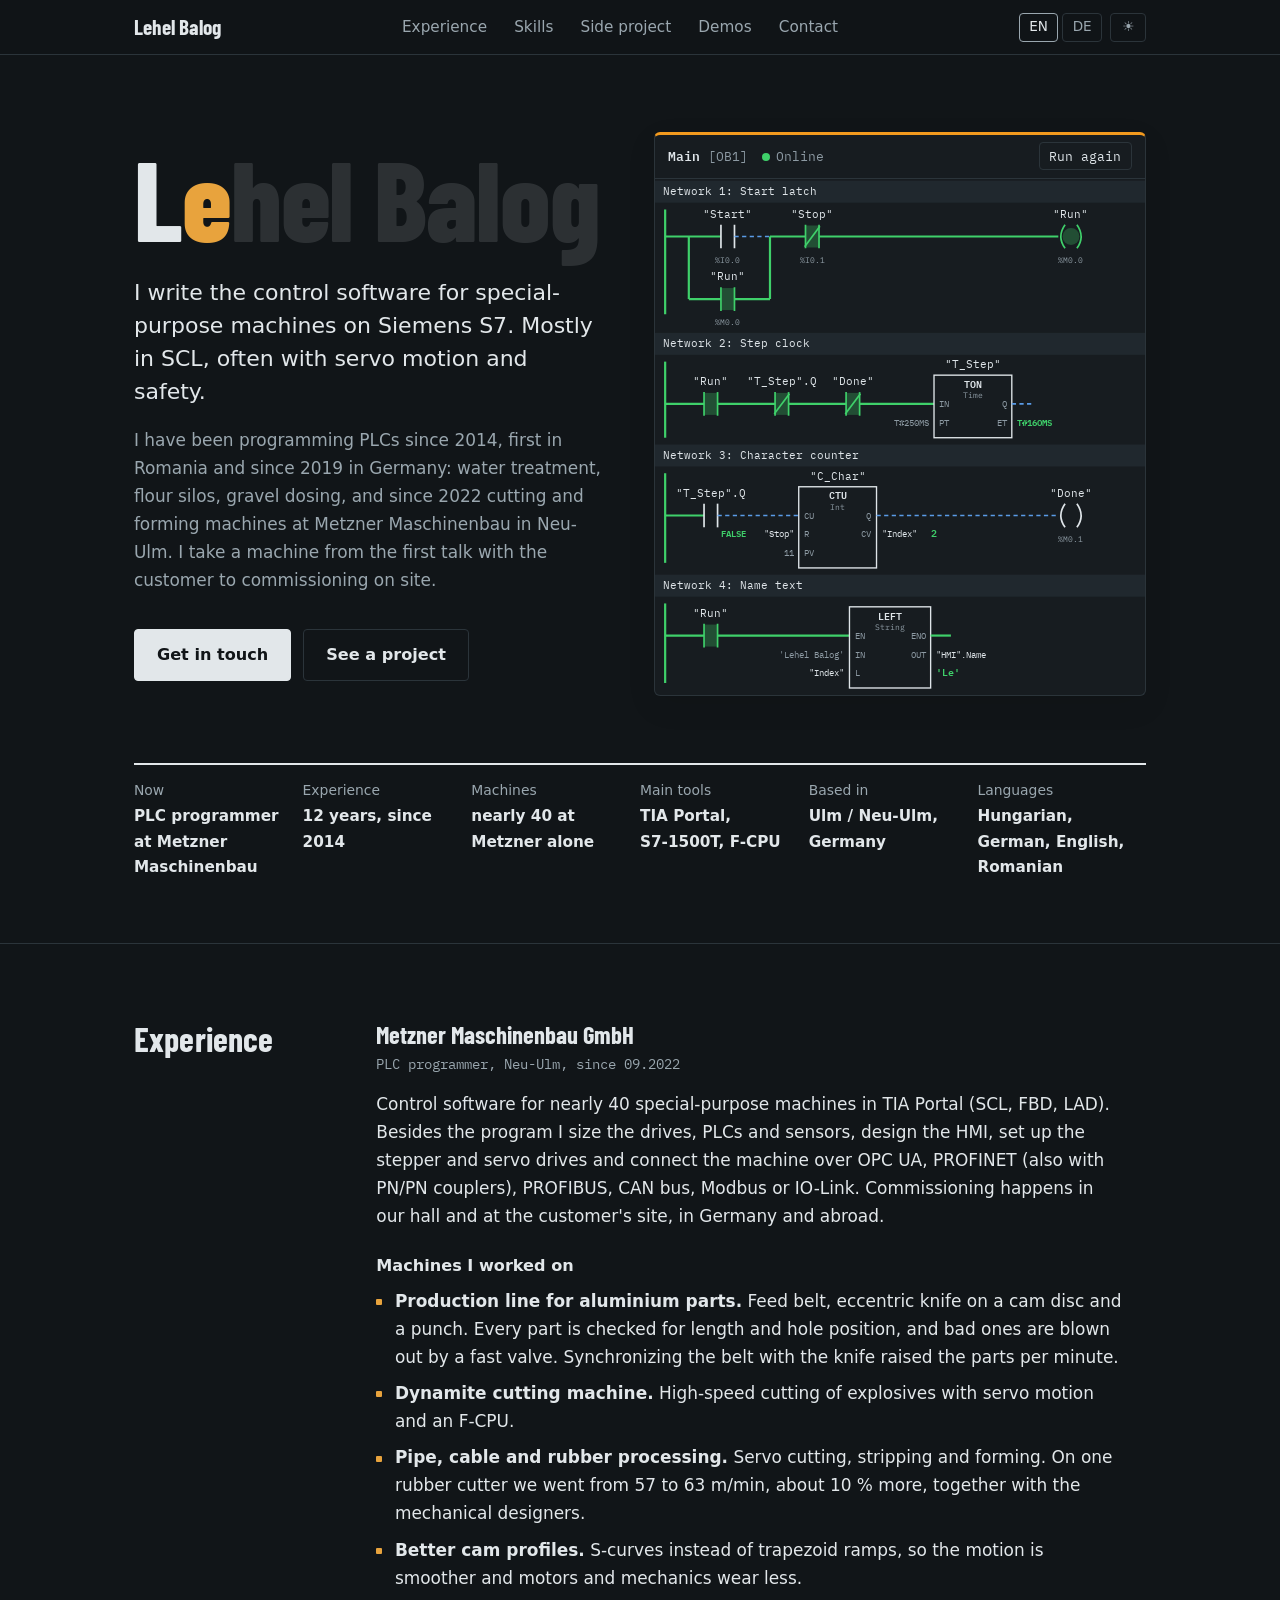
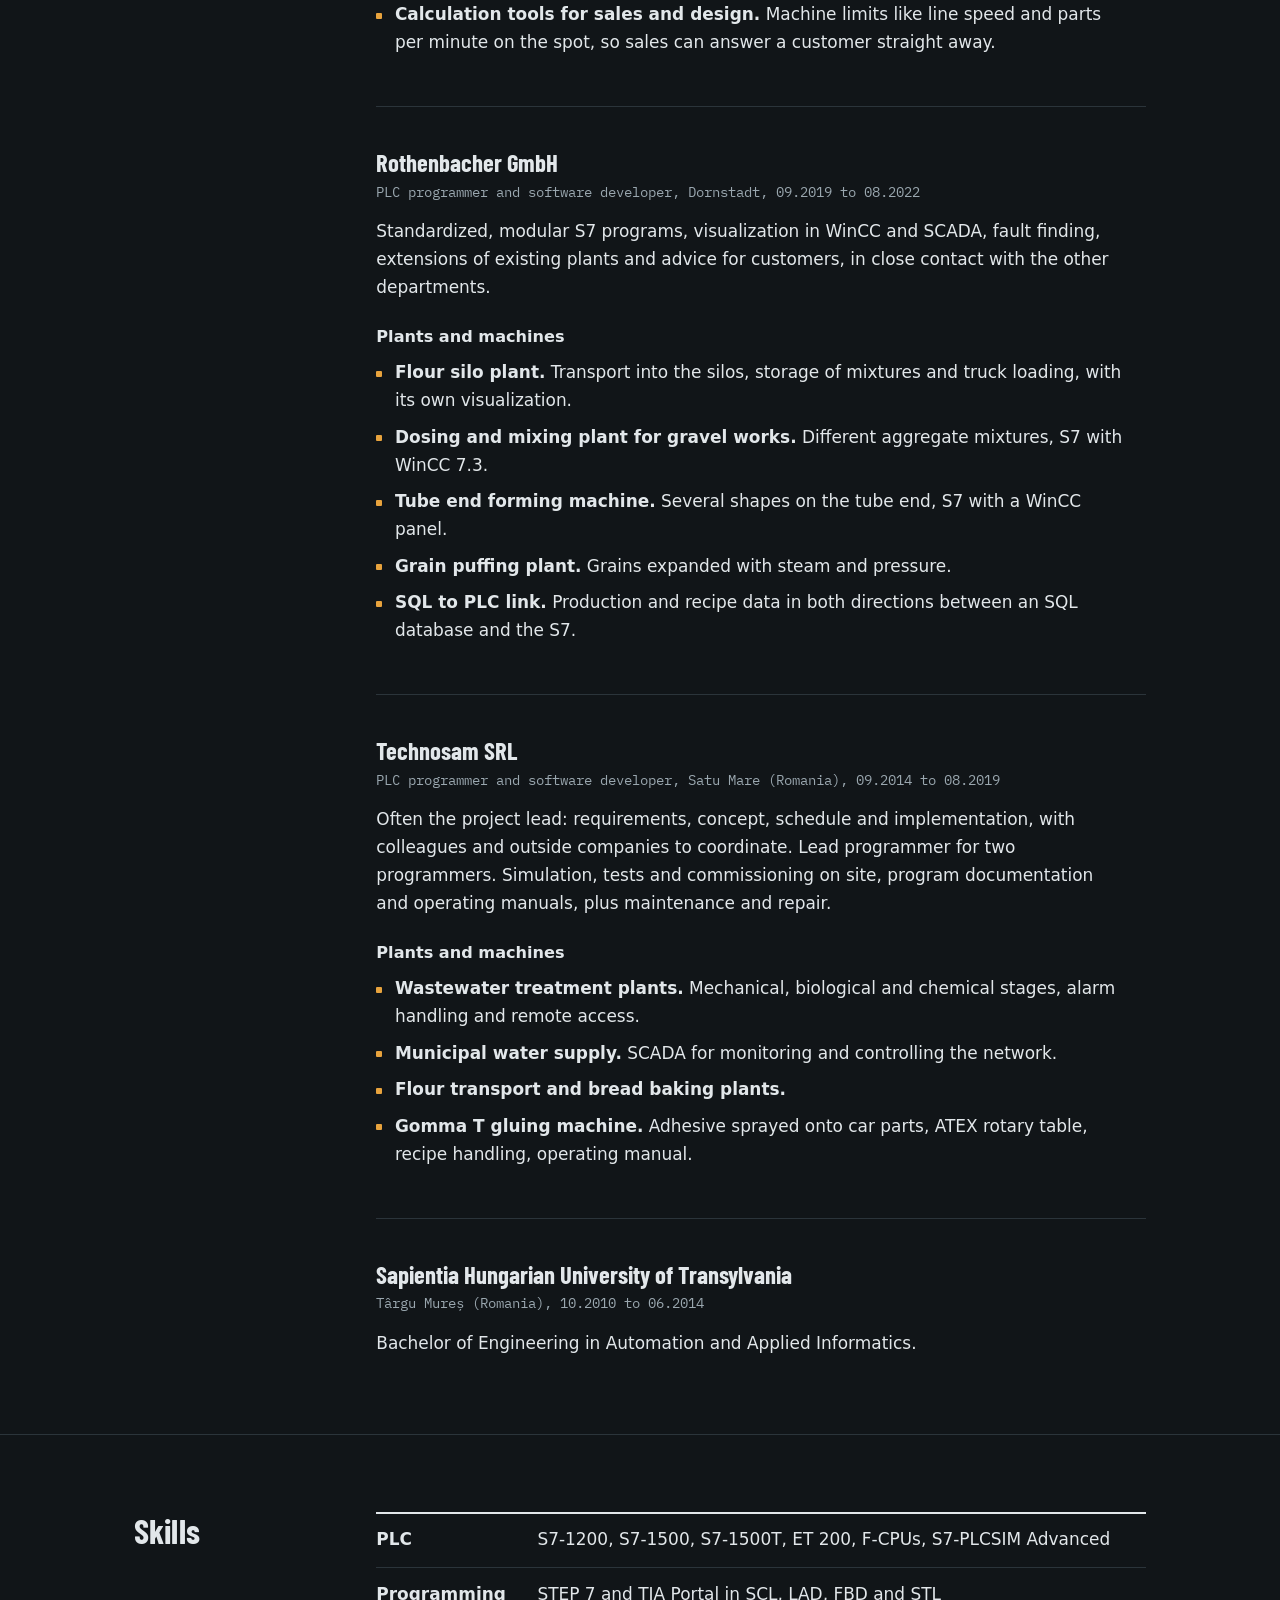
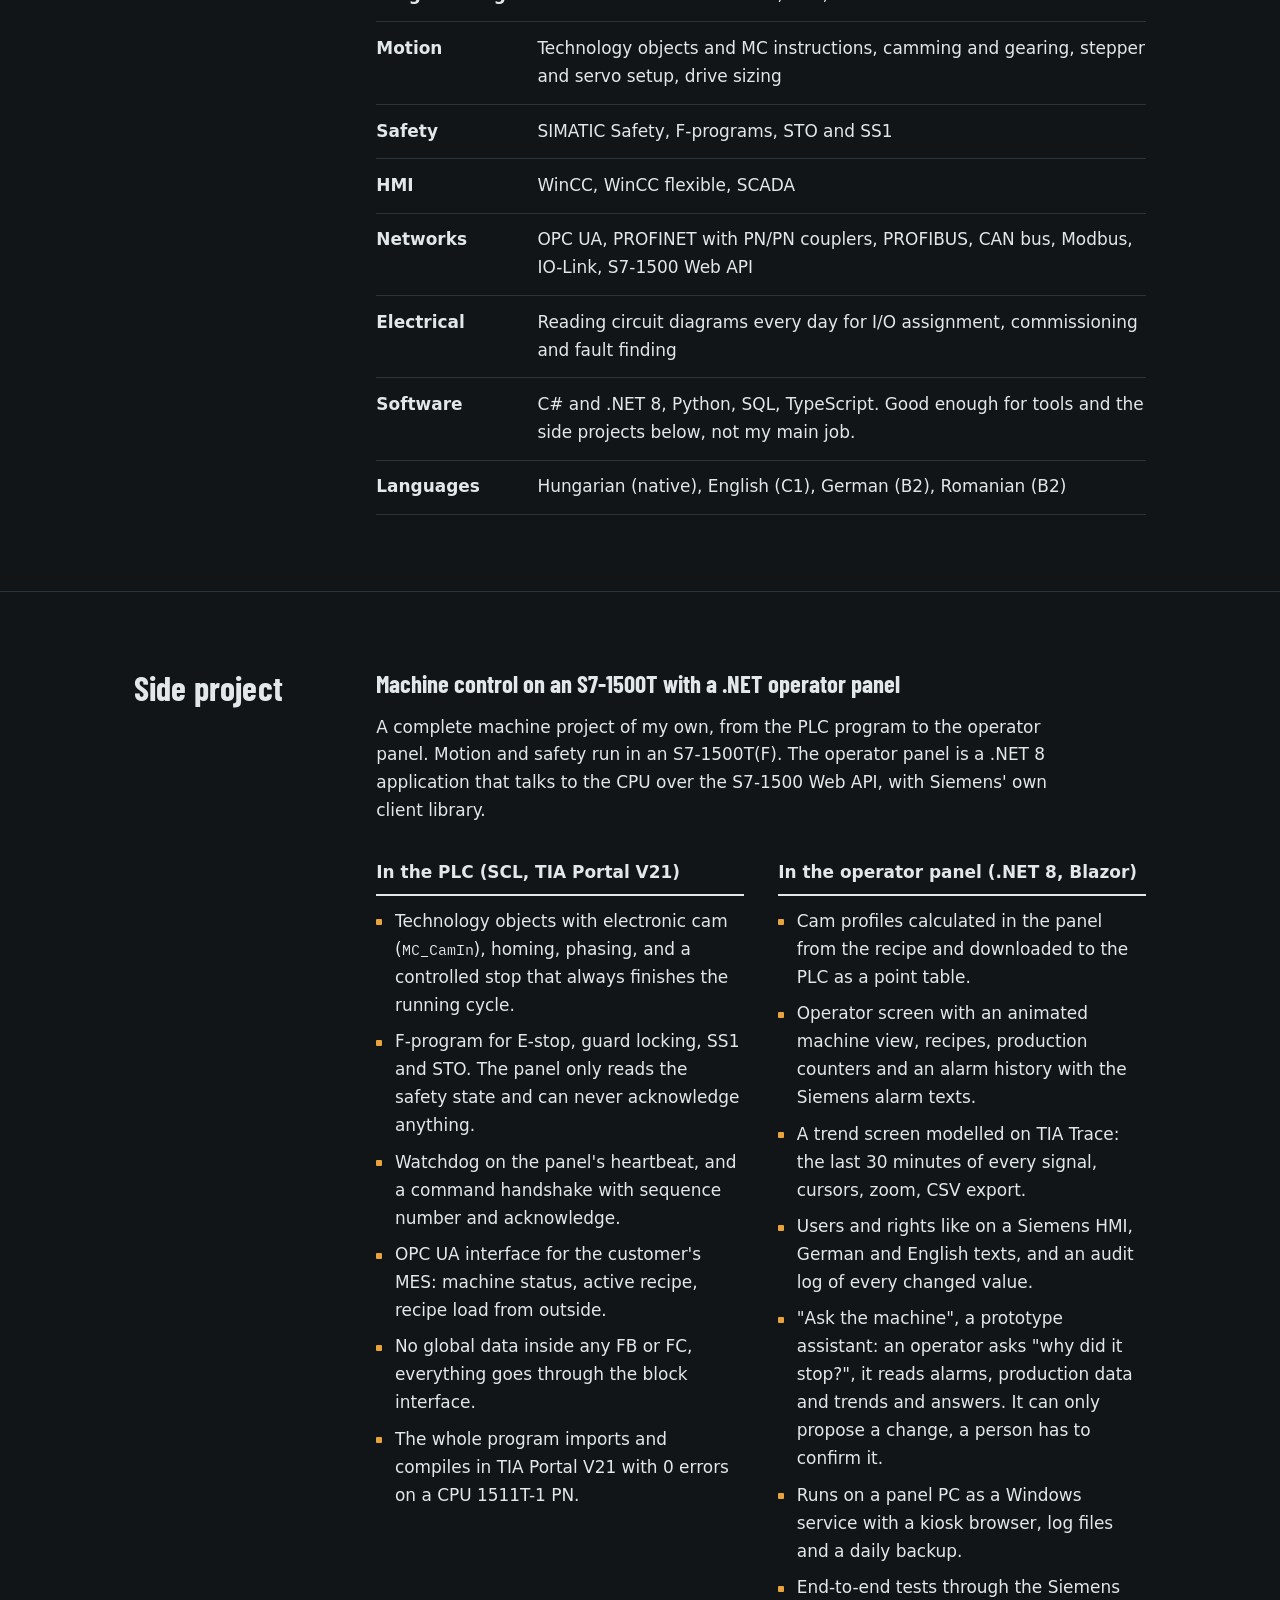
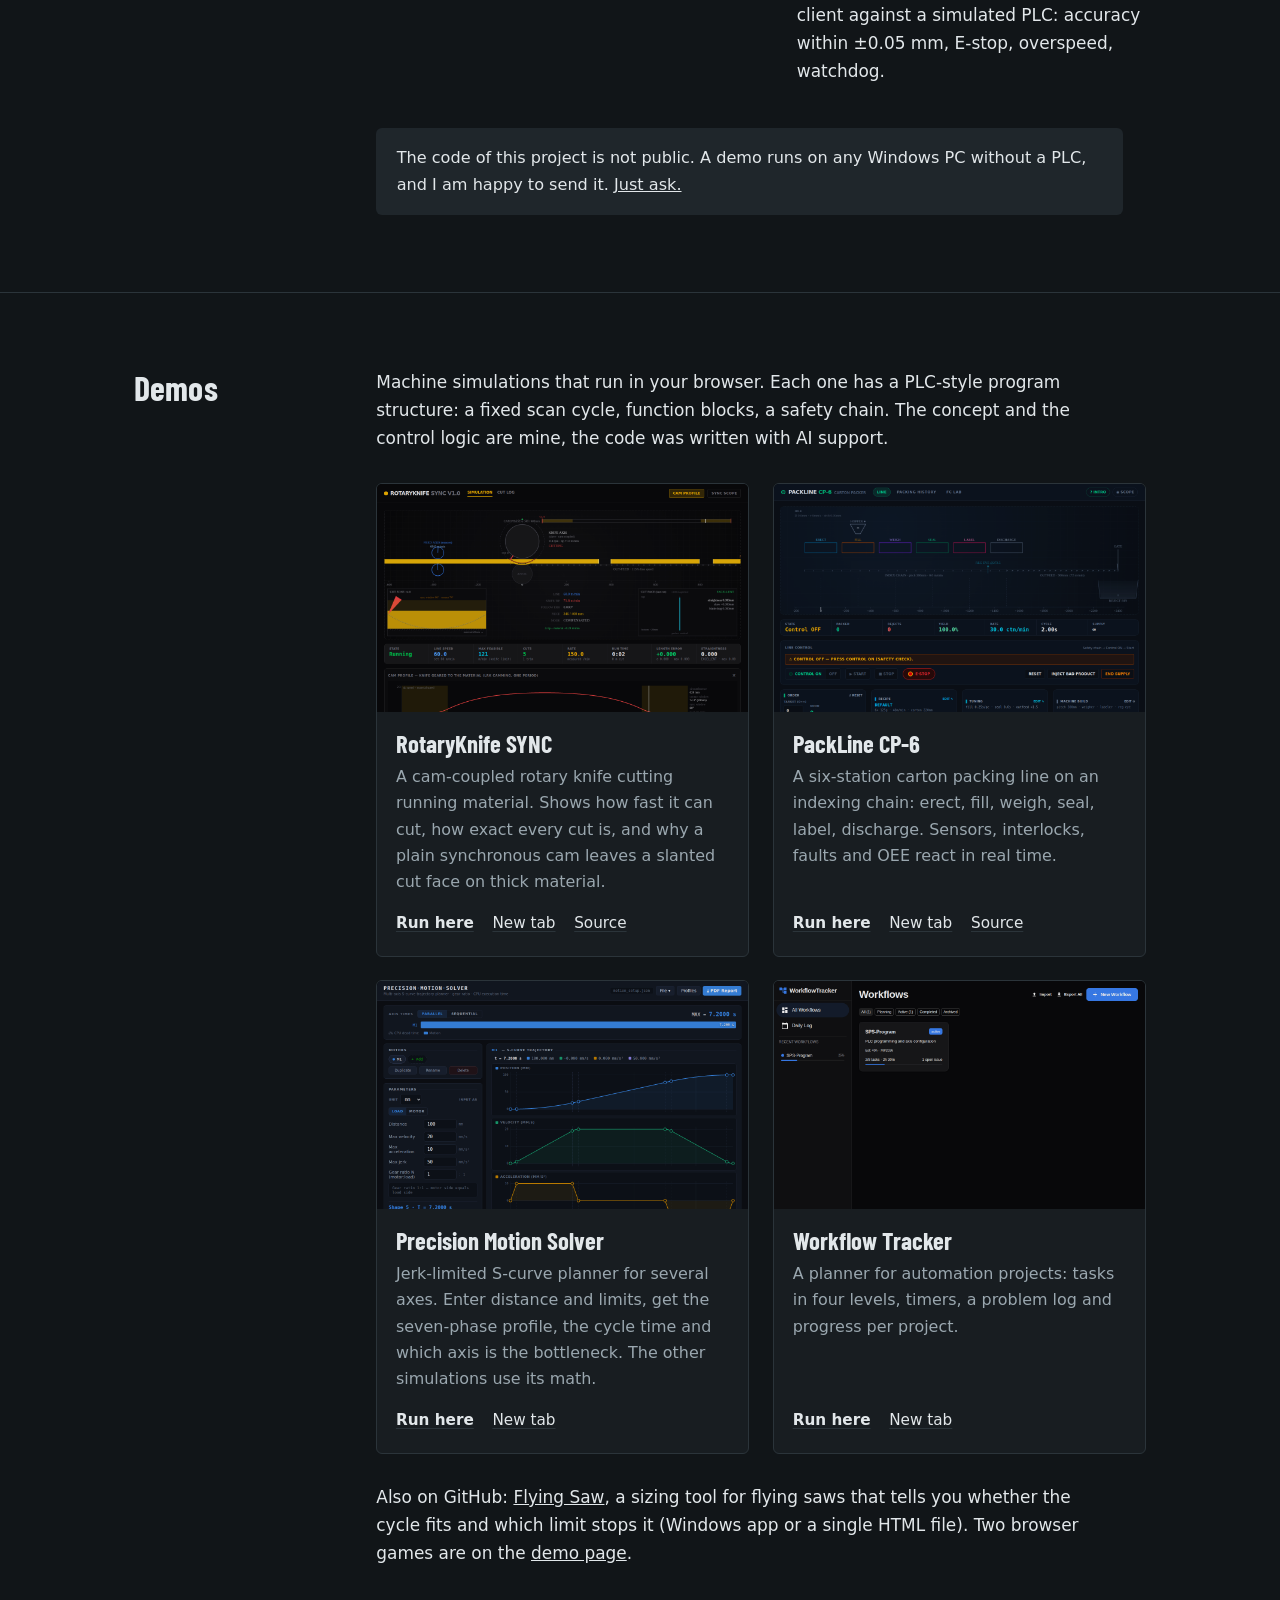
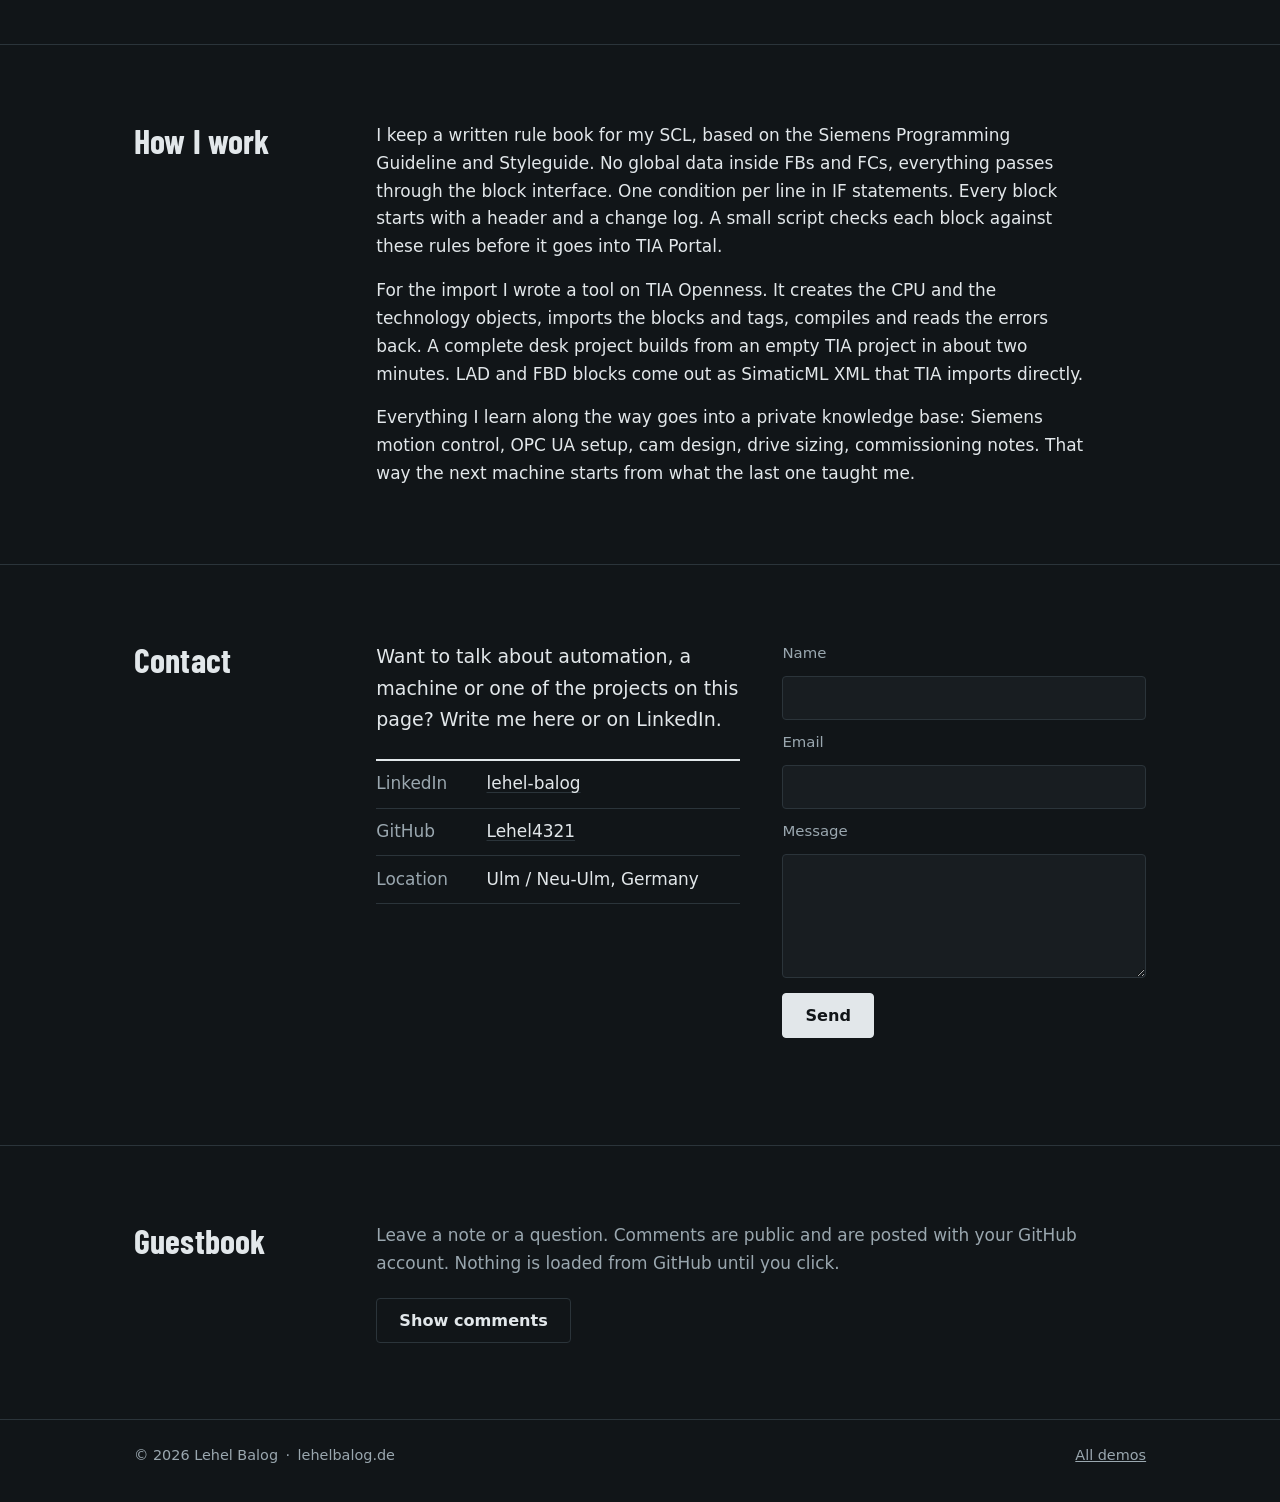
<file: index.html>
<!DOCTYPE html>
<html lang="en">
<head>
<meta charset="UTF-8">
<meta name="viewport" content="width=device-width, initial-scale=1.0">
<title>Lehel Balog, PLC programmer (SPS-Programmierer)</title>
<meta name="description" content="Lehel Balog, PLC programmer at Metzner Maschinenbau in Neu-Ulm. Twelve years of Siemens STEP 7 and TIA Portal: SCL, LAD and FBD, servo motion with the S7-1500T, safety with F-CPUs, OPC UA and PROFINET.">

<link rel="icon" type="image/svg+xml" href="/assets/favicon.svg">
<link rel="icon" type="image/png" sizes="32x32" href="/assets/favicon-32.png">
<link rel="icon" type="image/png" sizes="16x16" href="/assets/favicon-16.png">
<link rel="apple-touch-icon" sizes="180x180" href="/assets/apple-touch-icon.png">
<meta name="theme-color" content="#111518">

<meta property="og:type" content="website">
<meta property="og:url" content="https://lehelbalog.de/">
<meta property="og:title" content="Lehel Balog, PLC programmer">
<meta property="og:description" content="Twelve years of Siemens STEP 7 and TIA Portal: SCL, LAD and FBD, servo motion with the S7-1500T, safety with F-CPUs, OPC UA and PROFINET. Neu-Ulm, Germany.">
<meta property="og:image" content="https://lehelbalog.de/assets/og-image.png">
<meta property="og:image:width" content="1200">
<meta property="og:image:height" content="630">
<meta name="twitter:card" content="summary_large_image">
<meta name="twitter:title" content="Lehel Balog, PLC programmer">
<meta name="twitter:description" content="Twelve years of Siemens STEP 7 and TIA Portal: SCL, LAD and FBD, servo motion with the S7-1500T, safety with F-CPUs, OPC UA and PROFINET. Neu-Ulm, Germany.">
<meta name="twitter:image" content="https://lehelbalog.de/assets/og-image.png">
<link rel="canonical" href="https://lehelbalog.de/">

<script type="application/ld+json">
{
  "@context": "https://schema.org",
  "@type": "Person",
  "name": "Lehel Balog",
  "jobTitle": "PLC Programmer",
  "worksFor": { "@type": "Organization", "name": "Metzner Maschinenbau GmbH" },
  "address": { "@type": "PostalAddress", "addressLocality": "Neu-Ulm", "addressCountry": "DE" },
  "url": "https://lehelbalog.de/",
  "image": "https://lehelbalog.de/assets/og-image.png",
  "sameAs": [
    "https://www.linkedin.com/in/lehel-balog-75b9b2129/",
    "https://github.com/Lehel4321"
  ],
  "knowsAbout": ["PLC Programming", "Siemens TIA Portal", "SCL", "Motion Control", "S7-1500T", "SIMATIC Safety", "OPC UA", "PROFINET", "WinCC", "SCADA", "S7-1500 Web API", ".NET", "Industrial Automation"]
}
</script>

<!-- Self-hosted fonts, no external CDN -->
<link rel="preload" href="/assets/fonts/barlow-condensed-latin-700-normal.woff2" as="font" type="font/woff2" crossorigin>
<link rel="stylesheet" href="/assets/fonts/fonts.css">

<!-- Apply the saved theme and language before first paint -->
<script>
try {
  var t = localStorage.getItem('theme') || 'dark';
  if (t === 'dark') document.documentElement.setAttribute('data-theme', 'dark');
  var l = localStorage.getItem('lang') || ((navigator.language || '').toLowerCase().indexOf('de') === 0 ? 'de' : 'en');
  document.documentElement.lang = l;
  if (!window.matchMedia('(prefers-reduced-motion: reduce)').matches) document.documentElement.classList.add('ladder-run');
} catch (e) {}
</script>
<style>
  :root {
    --bg: #f3f1ec;
    --surface: #ffffff;
    --surface2: #ebe8e1;
    --ink: #1b1f22;
    --ink2: #59636b;
    --line: #d8d3c9;
    --accent: #a95b0c;
    --accent-ink: #ffffff;
    --ok: #2f6b45;
    --err: #9a2f2f;
    --shot-shadow: 0 1px 2px rgba(0,0,0,0.06), 0 8px 24px rgba(0,0,0,0.08);
    --sans: system-ui, -apple-system, "Segoe UI", Roboto, "Helvetica Neue", Arial, sans-serif;
    --head: 'Barlow Condensed', var(--sans);
    --mono: 'IBM Plex Mono', ui-monospace, Consolas, monospace;
  }
  html[data-theme="dark"] {
    --bg: #111518;
    --surface: #181d21;
    --surface2: #1f262b;
    --ink: #e2e7ea;
    --ink2: #9aa7af;
    --line: #2b343a;
    --accent: #e8a33d;
    --accent-ink: #111518;
    --ok: #7fd49a;
    --err: #f0918f;
    --shot-shadow: 0 1px 2px rgba(0,0,0,0.4), 0 10px 30px rgba(0,0,0,0.35);
  }

  /* Language switch: both languages are in the page, CSS shows one */
  html[lang="de"] [data-l="en"], html:not([lang="de"]) [data-l="de"] { display:none !important; }

  *, *::before, *::after { margin:0; padding:0; box-sizing:border-box; }
  html { scroll-behavior:smooth; font-size:106%; background:var(--bg); }
  body {
    background:var(--bg); color:var(--ink);
    font-family:var(--sans); font-size:1rem; line-height:1.65;
    -webkit-font-smoothing:antialiased; overflow-x:hidden;
  }
  a { color:inherit; }
  img { max-width:100%; height:auto; display:block; }

  /* NAV */
  nav {
    position:sticky; top:0; z-index:50;
    background:color-mix(in srgb, var(--bg) 90%, transparent);
    backdrop-filter:blur(8px); -webkit-backdrop-filter:blur(8px);
    border-bottom:1px solid var(--line);
  }
  .nav-inner {
    max-width:1080px; margin:0 auto; padding:0 2rem; height:3.2rem;
    display:flex; align-items:center; justify-content:space-between; gap:1rem;
  }
  .nav-name { font-family:var(--head); font-weight:700; font-size:1.25rem; text-decoration:none; letter-spacing:0.01em; }
  .nav-links { display:flex; gap:1.6rem; list-style:none; }
  .nav-links a { font-size:0.9rem; color:var(--ink2); text-decoration:none; }
  .nav-links a:hover { color:var(--ink); }
  .nav-right { display:flex; align-items:center; gap:0.5rem; }
  .lang-btn, .theme-btn {
    font-family:var(--sans); font-size:0.8rem; line-height:1;
    padding:0.4rem 0.55rem; border:1px solid var(--line); border-radius:4px;
    background:transparent; color:var(--ink2); cursor:pointer;
  }
  .lang-btn:hover, .theme-btn:hover { color:var(--ink); }
  .lang-btn.active { color:var(--ink); border-color:var(--ink2); }
  .theme-btn { min-width:2.1rem; }
  .lang-toggle { display:flex; gap:0.25rem; }
  a:focus-visible, button:focus-visible, input:focus-visible, textarea:focus-visible {
    outline:2px solid var(--accent); outline-offset:2px;
  }

  .hamburger {
    display:none; flex-direction:column; justify-content:center; gap:5px;
    width:34px; height:34px; background:transparent; border:none; cursor:pointer; padding:6px;
  }
  .hamburger span { display:block; height:1.5px; background:var(--ink); transition:transform 0.2s, opacity 0.2s; }
  .hamburger.open span:nth-child(1) { transform:translateY(6.5px) rotate(45deg); }
  .hamburger.open span:nth-child(2) { opacity:0; }
  .hamburger.open span:nth-child(3) { transform:translateY(-6.5px) rotate(-45deg); }
  .mobile-menu {
    display:none; position:fixed; inset:3.2rem 0 0 0; z-index:49;
    background:var(--bg); flex-direction:column; padding:0.5rem 0 2rem;
  }
  .mobile-menu.open { display:flex; }
  .mobile-menu a { font-size:1.05rem; text-decoration:none; padding:0.9rem 2rem; border-bottom:1px solid var(--line); }

  /* LAYOUT */
  .wrap { max-width:1080px; margin:0 auto; padding:0 2rem; }
  section { padding:4.5rem 0; border-top:1px solid var(--line); }
  section, .viewer { scroll-margin-top:3.6rem; }
  .sec { display:grid; grid-template-columns:200px 1fr; gap:2.5rem; }
  h2 {
    font-family:var(--head); font-weight:700; font-size:2rem; line-height:1.1;
    letter-spacing:0.005em;
  }
  .sec > h2 { position:sticky; top:4.6rem; align-self:start; }
  h3 { font-family:var(--head); font-weight:700; font-size:1.45rem; line-height:1.2; }
  p + p { margin-top:0.9rem; }
  .lead { font-size:1.12rem; }
  .muted { color:var(--ink2); }
  .prose { max-width:42rem; }

  /* HERO */
  .hero { padding:4.5rem 0 3.5rem; }
  /* LADDER PANEL: a LAD network in TIA Portal online monitoring that writes the name */
  :root { --lad-bg:#ffffff; --lad-head:#e9ecef; --lad-on:#1fa84a; --lad-off:#3d7fd1; --lad-ink:#1b1f22; --lad-dim:#6b757c; }
  html[data-theme="dark"] { --lad-bg:#171c20; --lad-head:#20282e; --lad-on:#3fd06a; --lad-off:#5a9be6; --lad-ink:#dfe5e9; --lad-dim:#8d9aa3; }
  .ladder { background:var(--lad-bg); border:1px solid var(--line); border-top:3px solid #f39a1e; border-radius:6px; overflow:hidden; box-shadow:0 1px 2px rgba(0,0,0,0.05), 0 10px 30px rgba(0,0,0,0.08); }
  .ladder-bar { display:flex; align-items:center; gap:0.8rem; padding:0.45rem 0.8rem; border-bottom:1px solid var(--line); font-family:var(--mono); font-size:0.75rem; color:var(--lad-dim); }
  .ladder-bar strong { color:var(--lad-ink); font-weight:600; }
  .ladder-dot { display:inline-block; width:8px; height:8px; border-radius:50%; background:var(--lad-on); margin-right:0.35rem; vertical-align:0; }
  .ladder-replay { margin-left:auto; font:inherit; color:var(--lad-ink); background:transparent; border:1px solid var(--line); border-radius:4px; padding:0.15rem 0.55rem; cursor:pointer; }
  .ladder-replay:hover { border-color:var(--lad-dim); }
  .ladder svg { display:block; width:100%; height:auto; }
  .ladder text { font-family:var(--mono); fill:var(--lad-ink); }
  .ladder .head { fill:var(--lad-head); }
  .ladder .addr { fill:var(--lad-dim); }
  .ladder .w { stroke:var(--lad-off); stroke-width:2; stroke-dasharray:5 4; fill:none; }
  .ladder .w.on { stroke:var(--lad-on); stroke-dasharray:none; stroke-width:2.6; }
  .ladder .el { stroke:var(--lad-ink); stroke-width:2; fill:none; }
  .ladder .el.on { stroke:var(--lad-on); }
  .ladder .fill { fill:var(--lad-on); opacity:0; }
  .ladder .fill.on { opacity:0.28; }
  .ladder .box { fill:var(--lad-bg); stroke:var(--lad-ink); stroke-width:1.6; }
  .ladder .pin { fill:var(--lad-dim); }
  .ladder .val { fill:var(--lad-on); font-weight:600; }
  .ladder .lit { fill:var(--lad-dim); }
  /* name letters in the heading follow the contacts */
  h1 .lt { display:inline-block; }  /* no fade: the letter switches in the same scan as its contact */
  h1 .lt.off { opacity:0.13; }
  h1 .lt.hit { color:var(--accent); }
  html.ladder-run h1 .lt { opacity:0.13; animation:lt-safe 0.3s 8s forwards; }
  @keyframes lt-safe { to { opacity:1; } }
  .hero-intro, .hero-text, .hero-actions, .facts, .ladder { animation:rise 0.7s both; }
  .hero-intro { animation-delay:0.1s; }
  .hero-text { animation-delay:0.18s; }
  .hero-actions { animation-delay:0.26s; }
  .facts { animation-delay:0.34s; }
  .ladder { animation-delay:0.2s; }
  @keyframes rise { from { opacity:0; transform:translateY(10px); } to { opacity:1; transform:none; } }
  .hero-grid { display:grid; grid-template-columns:minmax(0,1fr) minmax(0,1.05fr); gap:3rem; align-items:center; }
  h1 {
    font-family:var(--head); font-weight:800; line-height:0.92;
    font-size:clamp(3.6rem, 9vw, 6.6rem); letter-spacing:-0.01em; margin-bottom:1.6rem;
  }
  .hero-intro { font-size:1.3rem; line-height:1.5; max-width:36rem; margin-bottom:1.1rem; }
  .hero-text { max-width:36rem; color:var(--ink2); }
  .hero-actions { display:flex; flex-wrap:wrap; gap:0.7rem; margin-top:2rem; }
  .btn {
    display:inline-block; font-family:var(--sans); font-size:0.95rem; font-weight:600;
    padding:0.7rem 1.3rem; border-radius:4px; text-decoration:none; cursor:pointer;
    border:1px solid var(--ink); background:var(--ink); color:var(--bg);
  }
  .btn:hover { opacity:0.88; }
  .btn.secondary { background:transparent; color:var(--ink); border-color:var(--line); }
  .btn.secondary:hover { border-color:var(--ink2); opacity:1; }
  .btn:disabled { opacity:0.5; cursor:default; }

  .facts { grid-column:1 / -1; display:grid; grid-template-columns:repeat(6, minmax(0,1fr)); border-top:2px solid var(--ink); margin-top:1rem; }
  .facts div { padding:0.8rem 1rem 0.2rem 0; font-size:0.9rem; }
  .facts dt { color:var(--ink2); font-size:0.82rem; margin-bottom:0.15rem; }
  .facts dd { font-weight:600; }
  .nw { white-space:nowrap; }

  /* EXPERIENCE */
  .job { padding-bottom:2.4rem; margin-bottom:2.4rem; border-bottom:1px solid var(--line); }
  .job:last-child { border-bottom:none; margin-bottom:0; padding-bottom:0; }
  .job-meta { font-family:var(--mono); font-size:0.8rem; color:var(--ink2); margin:0.2rem 0 0.9rem; }
  .job p { max-width:44rem; }
  .job h4 { font-size:0.95rem; font-weight:600; margin:1.3rem 0 0.5rem; }
  .list { list-style:none; max-width:44rem; }
  .list li { position:relative; padding-left:1.1rem; margin-bottom:0.5rem; }
  .list li::before { content:""; position:absolute; left:0; top:0.68em; width:6px; height:6px; background:var(--accent); border-radius:1px; }
  .list strong { font-weight:600; }

  /* SKILLS */
  .skills { width:100%; border-collapse:collapse; max-width:48rem; }
  .skills th, .skills td { text-align:left; vertical-align:top; padding:0.75rem 0; border-bottom:1px solid var(--line); }
  .skills tr:first-child th, .skills tr:first-child td { border-top:2px solid var(--ink); }
  .skills th { width:9.5rem; font-weight:600; padding-right:1rem; }

  /* SIDE PROJECT */
  .two-col { display:grid; grid-template-columns:1fr 1fr; gap:2rem; margin-top:2rem; }
  .two-col h4 { font-size:1rem; font-weight:600; margin-bottom:0.7rem; padding-bottom:0.4rem; border-bottom:2px solid var(--ink); }
  .note { margin-top:2rem; padding:1rem 1.2rem; background:var(--surface2); border-radius:6px; max-width:44rem; font-size:0.95rem; }

  /* DEMOS */
  .demo-grid { display:grid; grid-template-columns:1fr 1fr; gap:1.4rem; margin-top:1.8rem; }
  .demo-card { background:var(--surface); border:1px solid var(--line); border-radius:6px; overflow:hidden; display:flex; flex-direction:column; }
  .demo-shot { display:block; width:100%; padding:0; border:0; background:#09090b; cursor:pointer; position:relative; }
  .demo-shot img { width:100%; aspect-ratio:1240/760; object-fit:cover; opacity:0.92; transition:opacity 0.15s; }
  .demo-shot:hover img { opacity:1; }
  .demo-body { padding:1rem 1.1rem 1.15rem; display:flex; flex-direction:column; flex:1; }
  .demo-body p { font-size:0.94rem; color:var(--ink2); margin-top:0.35rem; flex:1; }
  .demo-links { display:flex; flex-wrap:wrap; gap:0.4rem 1.1rem; margin-top:0.9rem; font-size:0.9rem; }
  .demo-links a, .demo-links button { color:var(--ink); text-decoration:underline; text-decoration-color:var(--line); text-underline-offset:3px; background:none; border:0; font:inherit; cursor:pointer; padding:0; }
  .demo-links a:hover, .demo-links button:hover { text-decoration-color:var(--ink); }
  .demo-links .run { font-weight:600; }

  .viewer { display:none; margin-top:1.8rem; border:1px solid var(--line); border-radius:6px; overflow:hidden; background:#09090b; }
  .viewer.open { display:block; }
  .viewer-bar { display:flex; align-items:center; justify-content:space-between; gap:1rem; padding:0.55rem 0.9rem; background:var(--surface); border-bottom:1px solid var(--line); font-size:0.9rem; }
  .viewer-bar strong { font-weight:600; }
  .viewer-actions { display:flex; gap:1rem; }
  .viewer-actions a, .viewer-actions button { background:none; border:0; font:inherit; color:var(--ink); cursor:pointer; text-decoration:underline; text-decoration-color:var(--line); text-underline-offset:3px; padding:0; }
  .viewer iframe { width:100%; height:760px; border:0; display:block; background:#09090b; }
  .viewer:fullscreen { display:flex; flex-direction:column; width:100vw; height:100vh; height:100dvh; border-radius:0; }
  .viewer:-webkit-full-screen { display:flex; flex-direction:column; width:100vw; height:100vh; }
  .viewer:fullscreen iframe, .viewer:-webkit-full-screen iframe { flex:1 1 auto; height:100%; }

  /* CONTACT */
  .contact-grid { display:grid; grid-template-columns:1fr 1fr; gap:2.5rem; }
  .contact-links { list-style:none; margin-top:1.4rem; }
  .contact-links li { padding:0.55rem 0; border-bottom:1px solid var(--line); display:grid; grid-template-columns:6.5rem 1fr; }
  .contact-links li:first-child { border-top:2px solid var(--ink); }
  .contact-links .k { color:var(--ink2); }
  code { font-family:var(--mono); font-size:0.88em; }
  .contact-links a { text-decoration:underline; text-decoration-color:var(--line); text-underline-offset:3px; }
  .contact-links a:hover { text-decoration-color:var(--ink); }
  .form { display:flex; flex-direction:column; gap:0.6rem; }
  .form label { font-size:0.88rem; color:var(--ink2); }
  .form input, .form textarea {
    width:100%; font-family:var(--sans); font-size:1rem; color:var(--ink);
    background:var(--surface); border:1px solid var(--line); border-radius:4px;
    padding:0.65rem 0.8rem; resize:vertical; -webkit-appearance:none; appearance:none;
  }
  .form input:focus, .form textarea:focus { border-color:var(--ink2); outline:none; }
  .form .btn { align-self:flex-start; margin-top:0.3rem; }
  .form-status { font-size:0.92rem; min-height:1.3em; }
  .form-status.ok { color:var(--ok); }
  .form-status.err { color:var(--err); }

  /* GUESTBOOK */
  .comments-body { margin-top:1.4rem; background:#0d1117; border-radius:6px; padding:1rem; display:none; }
  .comments-body.open { display:block; }
  .comments-loading { font-size:0.9rem; color:#8b949e; text-align:center; padding:1.4rem 1rem; }
  .comments-loading a { color:#c9d1d9; }
  #comments-thread .utterances { max-width:100%; }

  /* FOOTER */
  footer { border-top:1px solid var(--line); }
  .foot { max-width:1080px; margin:0 auto; padding:1.4rem 2rem 2rem; display:flex; justify-content:space-between; gap:1rem; font-size:0.85rem; color:var(--ink2); }
  /* the separator dot links to the stats panel; it looks and behaves like punctuation */
  .foot-dot { color:inherit; text-decoration:none; cursor:default; padding:0 0.4em; margin:0 -0.2em; }

  @media (prefers-reduced-motion: reduce) { html { scroll-behavior:auto; } * { transition:none !important; animation:none !important; } }

  /* LARGE SCREENS: scale up so 1440p / 4K monitors don't get a narrow strip */
  @media (min-width:1600px) {
    html { font-size:128%; }
    .wrap, .nav-inner, .foot { max-width:1320px; }
    .viewer iframe { height:860px; }
  }
  @media (min-width:2200px) {
    html { font-size:170%; }
    .wrap, .nav-inner, .foot { max-width:1780px; }
    .sec { grid-template-columns:300px 1fr; }
    .viewer iframe { height:1100px; }
  }
  @media (min-width:3200px) {
    html { font-size:230%; }
    .wrap, .nav-inner, .foot { max-width:2300px; }
    .viewer iframe { height:1400px; }
  }

  @media (max-width:980px) {
    .nav-links { display:none; }
    .hamburger { display:flex; }
    .sec { grid-template-columns:1fr; gap:1.4rem; }
    .sec > h2 { position:static; }
    .hero-grid { grid-template-columns:1fr; gap:2rem; }
    .facts { grid-template-columns:repeat(3, minmax(0,1fr)); margin-top:0; }
  }
  @media (max-width:720px) {
    .wrap, .nav-inner, .foot { padding-left:1rem; padding-right:1rem; }
    section { padding:3.2rem 0; }
    .hero { padding:3rem 0 2.5rem; }
    .facts { grid-template-columns:repeat(2, minmax(0,1fr)); }
    .hero-intro { font-size:1.15rem; }
    .two-col, .demo-grid, .contact-grid { grid-template-columns:1fr; }
    .viewer iframe { height:600px; }
    .skills th { width:7rem; }
    .form input, .form textarea { font-size:16px; } /* stops iOS zoom on focus */
    .foot { flex-direction:column; }
  }
</style>
</head>
<body>

<nav>
  <div class="nav-inner">
    <a href="#top" class="nav-name">Lehel Balog</a>
    <ul class="nav-links">
      <li><a href="#experience"><span data-l="en">Experience</span><span data-l="de">Erfahrung</span></a></li>
      <li><a href="#skills"><span data-l="en">Skills</span><span data-l="de">Kenntnisse</span></a></li>
      <li><a href="#side-project"><span data-l="en">Side project</span><span data-l="de">Eigenes Projekt</span></a></li>
      <li><a href="#demos">Demos</a></li>
      <li><a href="#contact"><span data-l="en">Contact</span><span data-l="de">Kontakt</span></a></li>
    </ul>
    <div class="nav-right">
      <div class="lang-toggle">
        <button type="button" class="lang-btn" data-set-lang="en">EN</button>
        <button type="button" class="lang-btn" data-set-lang="de">DE</button>
      </div>
      <button type="button" class="theme-btn" aria-label="Switch theme">☾</button>
      <button type="button" class="hamburger" id="hamburger" aria-label="Menu"><span></span><span></span><span></span></button>
    </div>
  </div>
</nav>

<div class="mobile-menu" id="mobileMenu">
  <a href="#experience"><span data-l="en">Experience</span><span data-l="de">Erfahrung</span></a>
  <a href="#skills"><span data-l="en">Skills</span><span data-l="de">Kenntnisse</span></a>
  <a href="#side-project"><span data-l="en">Side project</span><span data-l="de">Eigenes Projekt</span></a>
  <a href="#demos">Demos</a>
  <a href="#how-i-work"><span data-l="en">How I work</span><span data-l="de">Arbeitsweise</span></a>
  <a href="#contact"><span data-l="en">Contact</span><span data-l="de">Kontakt</span></a>
  <a href="#comments"><span data-l="en">Guestbook</span><span data-l="de">Gästebuch</span></a>
</div>

<main id="top">

<!-- HERO -->
<header class="hero">
  <div class="wrap hero-grid">
    <div>
      <h1 aria-label="Lehel Balog"><span aria-hidden="true"><span class="lt">L</span><span class="lt">e</span><span class="lt">h</span><span class="lt">e</span><span class="lt">l</span> <span class="lt">B</span><span class="lt">a</span><span class="lt">l</span><span class="lt">o</span><span class="lt">g</span></span></h1>
      <p class="hero-intro" data-l="en">I write the control software for special-purpose machines on Siemens S7. Mostly in SCL, often with servo motion and safety.</p>
      <p class="hero-intro" data-l="de">Ich schreibe die Steuerungssoftware für Sondermaschinen auf Siemens S7. Meistens in SCL, oft mit Servoachsen und Sicherheitstechnik.</p>
      <p class="hero-text" data-l="en">I have been programming PLCs since 2014, first in Romania and since 2019 in Germany: water treatment, flour silos, gravel dosing, and since 2022 cutting and forming machines at Metzner Maschinenbau in Neu-Ulm. I take a machine from the first talk with the customer to commissioning on site.</p>
      <p class="hero-text" data-l="de">Ich programmiere SPS seit 2014, zuerst in Rumänien und seit 2019 in Deutschland: Kläranlagen, Mehlsilos, Dosieranlagen für Schotterwerke und seit 2022 Schneide- und Umformmaschinen bei der Metzner Maschinenbau GmbH in Neu-Ulm. Ich begleite eine Maschine vom ersten Gespräch mit dem Kunden bis zur Inbetriebnahme vor Ort.</p>
      <div class="hero-actions">
        <a href="#contact" class="btn"><span data-l="en">Get in touch</span><span data-l="de">Kontakt aufnehmen</span></a>
        <a href="#side-project" class="btn secondary"><span data-l="en">See a project</span><span data-l="de">Projekt ansehen</span></a>
      </div>
    </div>
    <div class="ladder" id="ladder">
      <div class="ladder-bar">
        <span><strong>Main</strong> [OB1]</span>
        <span><i class="ladder-dot"></i><span data-l="en">Online</span><span data-l="de">Online</span></span>
        <button type="button" class="ladder-replay" id="ladder-replay"><span data-l="en">Run again</span><span data-l="de">Neu starten</span></button>
      </div>
      <svg id="ladder-svg" role="img" aria-label="Ladder diagram in TIA Portal style: start latch, step timer, counter and LEFT instruction that write the name Lehel Balog"></svg>
    </div>
    <dl class="facts">
      <div><dt data-l="en">Now</dt><dt data-l="de">Aktuell</dt><dd><span data-l="en">PLC programmer at Metzner Maschinenbau</span><span data-l="de">SPS-Programmierer bei Metzner Maschinenbau</span></dd></div>
      <div><dt data-l="en">Experience</dt><dt data-l="de">Erfahrung</dt><dd><span data-l="en">12 years, since 2014</span><span data-l="de">12 Jahre, seit 2014</span></dd></div>
      <div><dt data-l="en">Machines</dt><dt data-l="de">Maschinen</dt><dd><span data-l="en">nearly 40 at Metzner alone</span><span data-l="de">knapp 40 allein bei Metzner</span></dd></div>
      <div><dt data-l="en">Main tools</dt><dt data-l="de">Werkzeuge</dt><dd>TIA Portal, <span class="nw">S7-1500T</span>, F-CPU</dd></div>
      <div><dt data-l="en">Based in</dt><dt data-l="de">Wohnort</dt><dd><span data-l="en">Ulm / Neu-Ulm, Germany</span><span data-l="de">Raum Ulm / Neu-Ulm</span></dd></div>
      <div><dt data-l="en">Languages</dt><dt data-l="de">Sprachen</dt><dd><span data-l="en">Hungarian, German, English, Romanian</span><span data-l="de">Ungarisch, Deutsch, Englisch, Rumänisch</span></dd></div>
    </dl>
  </div>
</header>

<!-- EXPERIENCE -->
<section id="experience">
  <div class="wrap sec">
    <h2><span data-l="en">Experience</span><span data-l="de">Erfahrung</span></h2>
    <div>
      <article class="job">
        <h3>Metzner Maschinenbau GmbH</h3>
        <p class="job-meta"><span data-l="en">PLC programmer, Neu-Ulm, since 09.2022</span><span data-l="de">SPS-Programmierer, Neu-Ulm, seit 09.2022</span></p>
        <p data-l="en">Control software for nearly 40 special-purpose machines in TIA Portal (SCL, FBD, LAD). Besides the program I size the drives, PLCs and sensors, design the HMI, set up the stepper and servo drives and connect the machine over OPC UA, PROFINET (also with PN/PN couplers), PROFIBUS, CAN bus, Modbus or IO-Link. Commissioning happens in our hall and at the customer's site, in Germany and abroad.</p>
        <p data-l="de">Steuerungssoftware für knapp 40 Sondermaschinen in TIA Portal (SCL, FUP, KOP). Neben dem Programm lege ich Antriebe, Steuerungen und Sensorik aus, gestalte die HMI, parametriere Schritt- und Servomotoren und binde die Maschine über OPC UA, PROFINET (auch mit PN/PN-Koppler), PROFIBUS, CAN-Bus, Modbus oder IO-Link an. Die Inbetriebnahme mache ich im Haus und beim Kunden, im In- und Ausland.</p>
        <h4><span data-l="en">Machines I worked on</span><span data-l="de">Maschinen, an denen ich gearbeitet habe</span></h4>
        <ul class="list" data-l="en">
          <li><strong>Production line for aluminium parts.</strong> Feed belt, eccentric knife on a cam disc and a punch. Every part is checked for length and hole position, and bad ones are blown out by a fast valve. Synchronizing the belt with the knife raised the parts per minute.</li>
          <li><strong>Dynamite cutting machine.</strong> High-speed cutting of explosives with servo motion and an F-CPU.</li>
          <li><strong>Pipe, cable and rubber processing.</strong> Servo cutting, stripping and forming. On one rubber cutter we went from 57 to 63 m/min, about 10 % more, together with the mechanical designers.</li>
          <li><strong>Better cam profiles.</strong> S-curves instead of trapezoid ramps, so the motion is smoother and motors and mechanics wear less.</li>
          <li><strong>Calculation tools for sales and design.</strong> Machine limits like line speed and parts per minute on the spot, so sales can answer a customer straight away.</li>
        </ul>
        <ul class="list" data-l="de">
          <li><strong>Fertigungsanlage für Aluminiumteile.</strong> Zuführband, Exzentermesser mit Kurvenscheibe und Locher. Jedes Teil wird auf Länge und Lochposition geprüft, Ausschuss wird über ein schnelles Ventil ausgeblasen. Durch die Synchronisierung von Band und Messer stieg die Stückzahl pro Minute.</li>
          <li><strong>Dynamit-Schneidemaschine.</strong> Schnelles Schneiden von Sprengstoff mit Servoachsen und F-CPU.</li>
          <li><strong>Rohr-, Kabel- und Gummiverarbeitung.</strong> Servogesteuertes Schneiden, Abisolieren und Umformen. An einer Gummischneidemaschine ging es zusammen mit der Konstruktion von 57 auf 63 m/min, also etwa 10 % mehr.</li>
          <li><strong>Bessere Kurvenscheiben.</strong> S-Kurven statt Trapezrampen, damit die Bewegung ruhiger läuft und Motoren und Mechanik weniger verschleißen.</li>
          <li><strong>Berechnungstools für Vertrieb und Konstruktion.</strong> Maschinengrenzen wie Liniengeschwindigkeit und Stück pro Minute sofort, damit der Vertrieb dem Kunden direkt antworten kann.</li>
        </ul>
      </article>

      <article class="job">
        <h3>Rothenbacher GmbH</h3>
        <p class="job-meta"><span data-l="en">PLC programmer and software developer, Dornstadt, 09.2019 to 08.2022</span><span data-l="de">SPS-Programmierer und Softwareentwickler, Dornstadt, 09.2019 bis 08.2022</span></p>
        <p data-l="en">Standardized, modular S7 programs, visualization in WinCC and SCADA, fault finding, extensions of existing plants and advice for customers, in close contact with the other departments.</p>
        <p data-l="de">Standardisierte, modulare S7-Programme, Visualisierung in WinCC und SCADA, Fehlersuche, Erweiterung bestehender Anlagen und Kundenberatung, in enger Abstimmung mit den anderen Abteilungen.</p>
        <h4><span data-l="en">Plants and machines</span><span data-l="de">Anlagen und Maschinen</span></h4>
        <ul class="list" data-l="en">
          <li><strong>Flour silo plant.</strong> Transport into the silos, storage of mixtures and truck loading, with its own visualization.</li>
          <li><strong>Dosing and mixing plant for gravel works.</strong> Different aggregate mixtures, S7 with WinCC 7.3.</li>
          <li><strong>Tube end forming machine.</strong> Several shapes on the tube end, S7 with a WinCC panel.</li>
          <li><strong>Grain puffing plant.</strong> Grains expanded with steam and pressure.</li>
          <li><strong>SQL to PLC link.</strong> Production and recipe data in both directions between an SQL database and the S7.</li>
        </ul>
        <ul class="list" data-l="de">
          <li><strong>Mehlsiloanlage.</strong> Transport in die Silos, Lagerung von Mischungen und Lkw-Verladung, mit eigener Visualisierung.</li>
          <li><strong>Dosier- und Mischanlage für Schotterwerke.</strong> Verschiedene Korngemische, S7 mit WinCC 7.3.</li>
          <li><strong>Rohrendenumformmaschine.</strong> Verschiedene Formen am Rohrende, S7 mit WinCC-Panel.</li>
          <li><strong>Puffing-Anlage.</strong> Expansion von Körnern mit Dampf und Druck.</li>
          <li><strong>SQL-SPS-Kopplung.</strong> Produktions- und Rezeptdaten in beide Richtungen zwischen SQL-Datenbank und S7.</li>
        </ul>
      </article>

      <article class="job">
        <h3>Technosam SRL</h3>
        <p class="job-meta"><span data-l="en">PLC programmer and software developer, Satu Mare (Romania), 09.2014 to 08.2019</span><span data-l="de">SPS-Programmierer und Softwareentwickler, Satu Mare (Rumänien), 09.2014 bis 08.2019</span></p>
        <p data-l="en">Often the project lead: requirements, concept, schedule and implementation, with colleagues and outside companies to coordinate. Lead programmer for two programmers. Simulation, tests and commissioning on site, program documentation and operating manuals, plus maintenance and repair.</p>
        <p data-l="de">Häufig in der Projektleitung: Anforderungen, Konzept, Zeitplan und Umsetzung, inklusive Koordination von Kollegen und Fremdfirmen. Leitender Programmierer für zwei Programmierer. Simulation, Test und Inbetriebnahme vor Ort, Programmdokumentation und Bedienhandbücher, dazu Wartung und Reparatur.</p>
        <h4><span data-l="en">Plants and machines</span><span data-l="de">Anlagen und Maschinen</span></h4>
        <ul class="list" data-l="en">
          <li><strong>Wastewater treatment plants.</strong> Mechanical, biological and chemical stages, alarm handling and remote access.</li>
          <li><strong>Municipal water supply.</strong> SCADA for monitoring and controlling the network.</li>
          <li><strong>Flour transport and bread baking plants.</strong></li>
          <li><strong>Gomma T gluing machine.</strong> Adhesive sprayed onto car parts, ATEX rotary table, recipe handling, operating manual.</li>
        </ul>
        <ul class="list" data-l="de">
          <li><strong>Kläranlagen.</strong> Mechanische, biologische und chemische Reinigungsstufen, Alarmmanagement und Fernzugriff.</li>
          <li><strong>Städtische Wasserversorgung.</strong> SCADA zur Überwachung und Steuerung des Netzes.</li>
          <li><strong>Mehltransport und Brotbackanlagen.</strong></li>
          <li><strong>Klebemaschine Gomma T.</strong> Sprühauftrag von Klebstoff auf Autoteile, ATEX-Drehteller, Rezepturverwaltung, Bedienhandbuch.</li>
        </ul>
      </article>

      <article class="job" id="education">
        <h3>Sapientia Hungarian University of Transylvania</h3>
        <p class="job-meta"><span data-l="en">Târgu Mureș (Romania), 10.2010 to 06.2014</span><span data-l="de">Târgu Mureș (Rumänien), 10.2010 bis 06.2014</span></p>
        <p data-l="en">Bachelor of Engineering in Automation and Applied Informatics.</p>
        <p data-l="de">Bachelor of Engineering, Automatisierung und Angewandte Informatik.</p>
      </article>
    </div>
  </div>
</section>

<!-- SKILLS -->
<section id="skills">
  <div class="wrap sec">
    <h2><span data-l="en">Skills</span><span data-l="de">Kenntnisse</span></h2>
    <div>
      <table class="skills">
        <tr><th>PLC</th><td>S7-1200, S7-1500, S7-1500T, ET 200, F-CPUs, S7-PLCSIM Advanced</td></tr>
        <tr><th><span data-l="en">Programming</span><span data-l="de">Programmierung</span></th><td><span data-l="en">STEP 7 and TIA Portal in SCL, LAD, FBD and STL</span><span data-l="de">STEP 7 und TIA Portal in SCL, KOP, FUP und AWL</span></td></tr>
        <tr><th>Motion</th><td><span data-l="en">Technology objects and MC instructions, camming and gearing, stepper and servo setup, drive sizing</span><span data-l="de">Technologieobjekte und MC-Befehle, Kurvenscheiben und Gleichlauf, Inbetriebnahme von Schritt- und Servoantrieben, Antriebsauslegung</span></td></tr>
        <tr><th>Safety</th><td><span data-l="en">SIMATIC Safety, F-programs, STO and SS1</span><span data-l="de">SIMATIC Safety, F-Programme, STO und SS1</span></td></tr>
        <tr><th>HMI</th><td>WinCC, WinCC flexible, SCADA</td></tr>
        <tr><th><span data-l="en">Networks</span><span data-l="de">Kommunikation</span></th><td><span data-l="en">OPC UA, PROFINET with PN/PN couplers, PROFIBUS, CAN bus, Modbus, IO-Link, S7-1500 Web API</span><span data-l="de">OPC UA, PROFINET mit PN/PN-Koppler, PROFIBUS, CAN-Bus, Modbus, IO-Link, S7-1500 Web API</span></td></tr>
        <tr><th><span data-l="en">Electrical</span><span data-l="de">Elektrik</span></th><td><span data-l="en">Reading circuit diagrams every day for I/O assignment, commissioning and fault finding</span><span data-l="de">Stromlaufpläne lesen, täglich: E/A-Belegung, Inbetriebnahme und Fehlersuche</span></td></tr>
        <tr><th>Software</th><td><span data-l="en">C# and .NET 8, Python, SQL, TypeScript. Good enough for tools and the side projects below, not my main job.</span><span data-l="de">C# und .NET 8, Python, SQL, TypeScript. Genug für Tools und die eigenen Projekte unten, nicht mein Hauptberuf.</span></td></tr>
        <tr><th><span data-l="en">Languages</span><span data-l="de">Sprachen</span></th><td><span data-l="en">Hungarian (native), English (C1), German (B2), Romanian (B2)</span><span data-l="de">Ungarisch (Muttersprache), Englisch (C1), Deutsch (B2), Rumänisch (B2)</span></td></tr>
      </table>
    </div>
  </div>
</section>

<!-- SIDE PROJECT: MACHINE CONTROL ON AN S7-1500T WITH A .NET PANEL -->
<section id="side-project">
  <div class="wrap sec">
    <h2><span data-l="en">Side project</span><span data-l="de">Eigenes Projekt</span></h2>
    <div>
      <h3><span data-l="en">Machine control on an S7-1500T with a .NET operator panel</span><span data-l="de">Maschinensteuerung auf einer S7-1500T mit .NET-Bedienpanel</span></h3>
      <div class="prose" style="margin-top:0.9rem">
        <p data-l="en">A complete machine project of my own, from the PLC program to the operator panel. Motion and safety run in an S7-1500T(F). The operator panel is a .NET 8 application that talks to the CPU over the S7-1500 Web API, with Siemens' own client library.</p>
        <p data-l="de">Ein komplettes eigenes Maschinenprojekt, vom SPS-Programm bis zum Bedienpanel. Bewegung und Sicherheit laufen in einer S7-1500T(F). Das Bedienpanel ist eine .NET-8-Anwendung, die über die S7-1500 Web API mit der CPU spricht, mit der Client-Bibliothek von Siemens.</p>
      </div>

      <div class="two-col">
        <div>
          <h4><span data-l="en">In the PLC (SCL, TIA Portal V21)</span><span data-l="de">In der SPS (SCL, TIA Portal V21)</span></h4>
          <ul class="list" data-l="en">
            <li>Technology objects with electronic cam (<code>MC_CamIn</code>), homing, phasing, and a controlled stop that always finishes the running cycle.</li>
            <li>F-program for E-stop, guard locking, SS1 and STO. The panel only reads the safety state and can never acknowledge anything.</li>
            <li>Watchdog on the panel's heartbeat, and a command handshake with sequence number and acknowledge.</li>
            <li>OPC UA interface for the customer's MES: machine status, active recipe, recipe load from outside.</li>
            <li>No global data inside any FB or FC, everything goes through the block interface.</li>
            <li>The whole program imports and compiles in TIA Portal V21 with 0 errors on a CPU 1511T-1 PN.</li>
          </ul>
          <ul class="list" data-l="de">
            <li>Technologieobjekte mit elektronischer Kurvenscheibe (<code>MC_CamIn</code>), Referenzieren, Phasing und ein kontrollierter Stopp, der den laufenden Zyklus immer zu Ende fährt.</li>
            <li>F-Programm für Not-Halt, Zuhaltung, SS1 und STO. Das Panel liest den Sicherheitszustand nur und kann nichts quittieren.</li>
            <li>Watchdog auf den Heartbeat des Panels und ein Befehls-Handshake mit Sequenznummer und Quittung.</li>
            <li>OPC-UA-Schnittstelle für das MES des Kunden: Maschinenstatus, aktive Rezeptur, Rezeptur von außen laden.</li>
            <li>Keine globalen Daten in FBs und FCs, alles läuft über die Bausteinschnittstelle.</li>
            <li>Das gesamte Programm lässt sich in TIA Portal V21 auf einer CPU 1511T-1 PN importieren und übersetzt mit 0 Fehlern.</li>
          </ul>
        </div>
        <div>
          <h4><span data-l="en">In the operator panel (.NET 8, Blazor)</span><span data-l="de">Im Bedienpanel (.NET 8, Blazor)</span></h4>
          <ul class="list" data-l="en">
            <li>Cam profiles calculated in the panel from the recipe and downloaded to the PLC as a point table.</li>
            <li>Operator screen with an animated machine view, recipes, production counters and an alarm history with the Siemens alarm texts.</li>
            <li>A trend screen modelled on TIA Trace: the last 30 minutes of every signal, cursors, zoom, CSV export.</li>
            <li>Users and rights like on a Siemens HMI, German and English texts, and an audit log of every changed value.</li>
            <li>"Ask the machine", a prototype assistant: an operator asks "why did it stop?", it reads alarms, production data and trends and answers. It can only propose a change, a person has to confirm it.</li>
            <li>Runs on a panel PC as a Windows service with a kiosk browser, log files and a daily backup.</li>
            <li>End-to-end tests through the Siemens client against a simulated PLC: accuracy within ±0.05 mm, E-stop, overspeed, watchdog.</li>
          </ul>
          <ul class="list" data-l="de">
            <li>Kurvenscheiben werden im Panel aus der Rezeptur berechnet und als Stützpunkttabelle in die SPS geladen.</li>
            <li>Bedienbild mit animierter Maschinenansicht, Rezepturen, Produktionszählern und Alarmhistorie mit den Siemens-Meldetexten.</li>
            <li>Ein Trendbild nach dem Vorbild von TIA Trace: die letzten 30 Minuten jedes Signals, Cursor, Zoom, CSV-Export.</li>
            <li>Benutzer und Rechte wie auf einem Siemens-HMI, deutsche und englische Texte und ein Änderungsprotokoll für jeden geänderten Wert.</li>
            <li>„Frag die Maschine“, ein Assistent als Prototyp: Der Bediener fragt „Warum hat sie angehalten?“, der Assistent liest Alarme, Produktionsdaten und Trends und antwortet. Er kann Änderungen nur vorschlagen, bestätigen muss ein Mensch.</li>
            <li>Läuft auf einem Panel-PC als Windows-Dienst mit Kiosk-Browser, Logdateien und täglicher Sicherung.</li>
            <li>End-to-End-Tests über den Siemens-Client gegen eine simulierte SPS: Genauigkeit innerhalb ±0,05 mm, Not-Halt, Überdrehzahl, Watchdog.</li>
          </ul>
        </div>
      </div>

      <p class="note" data-l="en">The code of this project is not public. A demo runs on any Windows PC without a PLC, and I am happy to send it. <a href="#contact">Just ask.</a></p>
      <p class="note" data-l="de">Der Code dieses Projekts ist nicht öffentlich. Eine Demo läuft auf jedem Windows-PC ohne SPS, die schicke ich gerne. <a href="#contact">Einfach fragen.</a></p>
    </div>
  </div>
</section>

<!-- DEMOS -->
<section id="demos">
  <div class="wrap sec">
    <h2>Demos</h2>
    <div>
      <div class="prose">
        <p data-l="en">Machine simulations that run in your browser. Each one has a PLC-style program structure: a fixed scan cycle, function blocks, a safety chain. The concept and the control logic are mine, the code was written with AI support.</p>
        <p data-l="de">Maschinensimulationen, die im Browser laufen. Jede hat eine SPS-typische Programmstruktur: fester Zyklus, Funktionsbausteine, Sicherheitskette. Konzept und Steuerungslogik sind von mir, der Code ist mit KI-Unterstützung entstanden.</p>
      </div>

      <div class="demo-grid">
        <article class="demo-card">
          <button type="button" class="demo-shot" data-demo="/rotary-knife/" data-title="RotaryKnife SYNC" aria-label="Run RotaryKnife SYNC">
            <img src="/assets/poster-rotary.png" alt="RotaryKnife SYNC preview" width="1240" height="760" loading="lazy">
          </button>
          <div class="demo-body">
            <h3>RotaryKnife SYNC</h3>
            <p data-l="en">A cam-coupled rotary knife cutting running material. Shows how fast it can cut, how exact every cut is, and why a plain synchronous cam leaves a slanted cut face on thick material.</p>
            <p data-l="de">Ein über Kurvenscheibe gekoppeltes Rotationsmesser schneidet laufendes Material. Zeigt, wie schnell geschnitten werden kann, wie genau jeder Schnitt ist und warum eine reine Synchronkurve bei dickem Material eine schräge Schnittfläche hinterlässt.</p>
            <div class="demo-links">
              <button type="button" class="run" data-demo="/rotary-knife/" data-title="RotaryKnife SYNC"><span data-l="en">Run here</span><span data-l="de">Hier starten</span></button>
              <a href="/rotary-knife/" target="_blank" rel="noopener"><span data-l="en">New tab</span><span data-l="de">Neuer Tab</span></a>
              <a href="https://github.com/Lehel4321/rotary-knife" target="_blank" rel="noopener"><span data-l="en">Source</span><span data-l="de">Quellcode</span></a>
            </div>
          </div>
        </article>

        <article class="demo-card">
          <button type="button" class="demo-shot" data-demo="/packline/" data-title="PackLine CP-6" aria-label="Run PackLine CP-6">
            <img src="/assets/poster-packline.png" alt="PackLine CP-6 preview" width="1240" height="760" loading="lazy">
          </button>
          <div class="demo-body">
            <h3>PackLine CP-6</h3>
            <p data-l="en">A six-station carton packing line on an indexing chain: erect, fill, weigh, seal, label, discharge. Sensors, interlocks, faults and OEE react in real time.</p>
            <p data-l="de">Eine Kartonverpackungslinie mit sechs Stationen an einer Taktkette: Aufrichten, Füllen, Wiegen, Verschließen, Etikettieren, Ausschleusen. Sensoren, Verriegelungen, Störungen und OEE reagieren in Echtzeit.</p>
            <div class="demo-links">
              <button type="button" class="run" data-demo="/packline/" data-title="PackLine CP-6"><span data-l="en">Run here</span><span data-l="de">Hier starten</span></button>
              <a href="/packline/" target="_blank" rel="noopener"><span data-l="en">New tab</span><span data-l="de">Neuer Tab</span></a>
              <a href="https://github.com/Lehel4321/PackegingSystem" target="_blank" rel="noopener"><span data-l="en">Source</span><span data-l="de">Quellcode</span></a>
            </div>
          </div>
        </article>

        <article class="demo-card">
          <button type="button" class="demo-shot" data-demo="/motion-solver/" data-title="Precision Motion Solver" aria-label="Run Precision Motion Solver">
            <img src="/assets/poster-motion.png" alt="Precision Motion Solver preview" width="1240" height="760" loading="lazy">
          </button>
          <div class="demo-body">
            <h3>Precision Motion Solver</h3>
            <p data-l="en">Jerk-limited S-curve planner for several axes. Enter distance and limits, get the seven-phase profile, the cycle time and which axis is the bottleneck. The other simulations use its math.</p>
            <p data-l="de">Ruckbegrenzter S-Kurven-Planer für mehrere Achsen. Weg und Grenzwerte eingeben, dann gibt es das Profil mit sieben Phasen, die Taktzeit und die Achse, die bremst. Die anderen Simulationen rechnen damit.</p>
            <div class="demo-links">
              <button type="button" class="run" data-demo="/motion-solver/" data-title="Precision Motion Solver"><span data-l="en">Run here</span><span data-l="de">Hier starten</span></button>
              <a href="/motion-solver/" target="_blank" rel="noopener"><span data-l="en">New tab</span><span data-l="de">Neuer Tab</span></a>
            </div>
          </div>
        </article>

        <article class="demo-card">
          <button type="button" class="demo-shot" data-demo="/workflow-tracker/" data-title="Workflow Tracker" aria-label="Run Workflow Tracker">
            <img src="/assets/poster-workflow.png" alt="Workflow Tracker preview" width="1240" height="760" loading="lazy">
          </button>
          <div class="demo-body">
            <h3>Workflow Tracker</h3>
            <p data-l="en">A planner for automation projects: tasks in four levels, timers, a problem log and progress per project.</p>
            <p data-l="de">Ein Planer für Automatisierungsprojekte: Aufgaben in vier Ebenen, Timer, ein Problemprotokoll und Fortschritt pro Projekt.</p>
            <div class="demo-links">
              <button type="button" class="run" data-demo="/workflow-tracker/" data-title="Workflow Tracker"><span data-l="en">Run here</span><span data-l="de">Hier starten</span></button>
              <a href="/workflow-tracker/" target="_blank" rel="noopener"><span data-l="en">New tab</span><span data-l="de">Neuer Tab</span></a>
            </div>
          </div>
        </article>
      </div>

      <div class="viewer" id="viewer">
        <div class="viewer-bar">
          <strong id="viewer-title"></strong>
          <span class="viewer-actions">
            <button type="button" id="viewer-fs"><span data-l="en">Fullscreen</span><span data-l="de">Vollbild</span></button>
            <a id="viewer-tab" href="#" target="_blank" rel="noopener"><span data-l="en">New tab</span><span data-l="de">Neuer Tab</span></a>
            <button type="button" id="viewer-close"><span data-l="en">Close</span><span data-l="de">Schließen</span></button>
          </span>
        </div>
      </div>

      <p class="prose" style="margin-top:1.8rem" data-l="en">Also on GitHub: <a href="https://github.com/Lehel4321/flyingSaw" target="_blank" rel="noopener">Flying Saw</a>, a sizing tool for flying saws that tells you whether the cycle fits and which limit stops it (Windows app or a single HTML file). Two browser games are on the <a href="/demos/">demo page</a>.</p>
      <p class="prose" style="margin-top:1.8rem" data-l="de">Außerdem auf GitHub: <a href="https://github.com/Lehel4321/flyingSaw" target="_blank" rel="noopener">Flying Saw</a>, ein Auslegungstool für fliegende Sägen, das zeigt, ob der Takt passt und welche Grenze ihn begrenzt (Windows-App oder eine einzelne HTML-Datei). Zwei Browserspiele gibt es auf der <a href="/demos/">Demo-Seite</a>.</p>
    </div>
  </div>
</section>

<!-- HOW I WORK -->
<section id="how-i-work">
  <div class="wrap sec">
    <h2><span data-l="en">How I work</span><span data-l="de">Arbeitsweise</span></h2>
    <div class="prose">
      <p data-l="en">I keep a written rule book for my SCL, based on the Siemens Programming Guideline and Styleguide. No global data inside FBs and FCs, everything passes through the block interface. One condition per line in IF statements. Every block starts with a header and a change log. A small script checks each block against these rules before it goes into TIA Portal.</p>
      <p data-l="de">Für mein SCL habe ich ein schriftliches Regelwerk, angelehnt an den Siemens Programmierleitfaden und Styleguide. Keine globalen Daten in FBs und FCs, alles läuft über die Bausteinschnittstelle. Eine Bedingung pro Zeile in IF-Anweisungen. Jeder Baustein beginnt mit Kopf und Änderungshistorie. Ein kleines Skript prüft jeden Baustein gegen diese Regeln, bevor er ins TIA Portal geht.</p>
      <p data-l="en">For the import I wrote a tool on TIA Openness. It creates the CPU and the technology objects, imports the blocks and tags, compiles and reads the errors back. A complete desk project builds from an empty TIA project in about two minutes. LAD and FBD blocks come out as SimaticML XML that TIA imports directly.</p>
      <p data-l="de">Für den Import habe ich ein Tool auf Basis von TIA Openness geschrieben. Es legt CPU und Technologieobjekte an, importiert Bausteine und Variablen, übersetzt und liest die Fehler zurück. Ein komplettes Tischprojekt entsteht so aus einem leeren TIA-Projekt in etwa zwei Minuten. KOP- und FUP-Bausteine kommen als SimaticML-XML heraus, das TIA direkt importiert.</p>
      <p data-l="en">Everything I learn along the way goes into a private knowledge base: Siemens motion control, OPC UA setup, cam design, drive sizing, commissioning notes. That way the next machine starts from what the last one taught me.</p>
      <p data-l="de">Was ich dabei lerne, landet in einer privaten Wissensdatenbank: Siemens Motion Control, OPC-UA-Einrichtung, Kurvenscheiben, Antriebsauslegung, Notizen aus der Inbetriebnahme. So startet die nächste Maschine mit dem, was die letzte mir beigebracht hat.</p>
    </div>
  </div>
</section>

<!-- CONTACT -->
<section id="contact">
  <div class="wrap sec">
    <h2><span data-l="en">Contact</span><span data-l="de">Kontakt</span></h2>
    <div class="contact-grid">
      <div>
        <p class="lead" data-l="en">Want to talk about automation, a machine or one of the projects on this page? Write me here or on LinkedIn.</p>
        <p class="lead" data-l="de">Sie möchten über Automatisierung, eine Maschine oder eines der Projekte auf dieser Seite sprechen? Schreiben Sie mir hier oder auf LinkedIn.</p>
        <ul class="contact-links">
          <li><span class="k">LinkedIn</span><a href="https://www.linkedin.com/in/lehel-balog-75b9b2129/" target="_blank" rel="noopener">lehel-balog</a></li>
          <li><span class="k">GitHub</span><a href="https://github.com/Lehel4321" target="_blank" rel="noopener">Lehel4321</a></li>
          <li><span class="k"><span data-l="en">Location</span><span data-l="de">Ort</span></span><span><span data-l="en">Ulm / Neu-Ulm, Germany</span><span data-l="de">Raum Ulm / Neu-Ulm</span></span></li>
        </ul>
      </div>
      <form class="form" id="contact-form">
        <label for="contact-name">Name</label>
        <input type="text" id="contact-name" autocomplete="name" required>
        <label for="contact-email"><span data-l="en">Email</span><span data-l="de">E-Mail</span></label>
        <input type="email" id="contact-email" autocomplete="email" required>
        <label for="contact-message"><span data-l="en">Message</span><span data-l="de">Nachricht</span></label>
        <textarea rows="5" id="contact-message" required></textarea>
        <input type="text" name="_honey" style="display:none" tabindex="-1" autocomplete="off">
        <button type="submit" class="btn" id="contact-submit"><span data-l="en">Send</span><span data-l="de">Senden</span></button>
        <div class="form-status" id="contact-status" role="status" aria-live="polite"></div>
      </form>
    </div>
  </div>
</section>

<!-- GUESTBOOK (utterances: comments live as GitHub issue comments) -->
<section id="comments">
  <div class="wrap sec">
    <h2><span data-l="en">Guestbook</span><span data-l="de">Gästebuch</span></h2>
    <div>
      <p class="prose muted" data-l="en">Leave a note or a question. Comments are public and are posted with your GitHub account. Nothing is loaded from GitHub until you click.</p>
      <p class="prose muted" data-l="de">Hinterlassen Sie eine Nachricht oder Frage. Kommentare sind öffentlich und laufen über Ihr GitHub-Konto. Von GitHub wird erst etwas geladen, wenn Sie klicken.</p>
      <button type="button" id="comments-load" class="btn secondary" style="margin-top:1.2rem"><span data-l="en">Show comments</span><span data-l="de">Kommentare anzeigen</span></button>
      <div class="comments-body" id="comments-app">
        <div id="comments-loading" class="comments-loading"><span data-l="en">Loading comments…</span><span data-l="de">Kommentare werden geladen…</span></div>
        <div id="comments-thread"></div>
      </div>
    </div>
  </div>
</section>

</main>

<footer>
  <div class="foot">
    <span>© <span id="foot-year">2026</span> Lehel Balog <a href="/panel-fc60330a/" class="foot-dot" rel="nofollow" aria-hidden="true" tabindex="-1">·</a> lehelbalog.de</span>
    <span><a href="/demos/"><span data-l="en">All demos</span><span data-l="de">Alle Demos</span></a></span>
  </div>
</footer>

<script>
  const isDe = () => document.documentElement.lang === 'de';

  // HEADER LADDER: a small LAD program in TIA online monitoring that writes the name.
  // Simulated like OB1: every 10 ms scan evaluates the networks in order.
  //   N1 start latch, N2 self-resetting TON as step clock, N3 CTU counts characters,
  //   N4 LEFT('Lehel Balog', Index) -> "HMI".Name, which is what the heading shows.
  // An "operator" presses Start, and Stop a few seconds after the name is complete.
  (function heroLadder() {
    const svg = document.getElementById('ladder-svg');
    if (!svg) return;
    const NS = 'http://www.w3.org/2000/svg';
    const letters = [...document.querySelectorAll('h1 .lt')];
    const reduce = window.matchMedia('(prefers-reduced-motion: reduce)').matches;
    const TEXT = 'Lehel Balog', PV = TEXT.length, PT = 250, SCAN = 10;

    // PLC memory
    const m = { start: false, stop: false, run: false, tIn: false, et: 0, tq: false, cuOld: false, cv: 0, done: false, name: '' };
    let ui = [];

    const el = (tag, attrs, text) => {
      const e = document.createElementNS(NS, tag);
      for (const k in attrs) e.setAttribute(k, attrs[k]);
      if (text != null) e.textContent = text;
      svg.appendChild(e);
      return e;
    };
    const on = (e, f) => ui.push(() => e.classList.toggle('on', !!f()));
    const wire = (x1, y1, x2, y2, f) => on(el('line', { x1, y1, x2, y2, class: 'w' }), f);
    const txt = (x, y, F, s, cls, anchor) => el('text', { x, y, 'font-size': F, class: cls || '', 'text-anchor': anchor || 'start' }, s);
    const live = (x, y, F, f, anchor) => { const e = txt(x, y, F, '', 'val', anchor); ui.push(() => { e.textContent = f(); }); return e; };
    function contact(x, y, op, addr, F, conduct, powered, nc) {
      txt(x, y - 22, F, op, '', 'middle');
      if (addr) txt(x, y + 31, F - 3, addr, 'addr', 'middle');
      const lit = () => powered() && conduct();
      on(el('rect', { x: x - 8, y: y - 13, width: 16, height: 26, class: 'fill' }), lit);
      on(el('line', { x1: x - 8, y1: y - 14, x2: x - 8, y2: y + 14, class: 'el' }), lit);
      on(el('line', { x1: x + 8, y1: y - 14, x2: x + 8, y2: y + 14, class: 'el' }), lit);
      if (nc) on(el('line', { x1: x - 9, y1: y + 12, x2: x + 9, y2: y - 12, class: 'el' }), lit);
    }
    function coil(x, y, op, addr, F, f) {
      txt(x, y - 22, F, op, '', 'middle');
      if (addr) txt(x, y + 31, F - 3, addr, 'addr', 'middle');
      on(el('circle', { cx: x, cy: y, r: 10, class: 'fill' }), f);
      on(el('path', { d: `M${x - 7} ${y - 14} Q${x - 17} ${y} ${x - 7} ${y + 14}`, class: 'el' }), f);
      on(el('path', { d: `M${x + 7} ${y - 14} Q${x + 17} ${y} ${x + 7} ${y + 14}`, class: 'el' }), f);
    }
    // instruction box: pins = { left: [...], right: [...] }, first left pin sits on the rung
    function box(x, y, w, type, sub, inst, left, right, F) {
      const rows = Math.max(left.length, right.length), h = 40 + (rows - 1) * 22 + 12;
      if (inst) txt(x + w / 2, y - 42, F, inst, '', 'middle');
      el('rect', { x, y: y - 34, width: w, height: h, class: 'box' });
      el('text', { x: x + w / 2, y: y - 19, 'font-size': F - 1, 'text-anchor': 'middle', 'font-weight': 600 }, type);
      if (sub) txt(x + w / 2, y - 7, F - 3, sub, 'pin', 'middle');
      const py = i => y + i * 22;
      left.forEach((p, i) => txt(x + 6, py(i) + 4, F - 2, p, 'pin'));
      right.forEach((p, i) => txt(x + w - 6, py(i) + 4, F - 2, p, 'pin', 'end'));
      return py;
    }
    function head(y0, W, en, de, F) {
      el('rect', { x: 0, y: y0, width: W, height: 26, class: 'head' });
      el('text', { x: 10, y: y0 + 17, 'font-size': F, 'data-l': 'en' }, en);
      el('text', { x: 10, y: y0 + 17, 'font-size': F, 'data-l': 'de' }, de);
    }
    const rail = (y1, y2) => el('line', { x1: 12, y1, x2: 12, y2, class: 'w on' });

    function n1(y0, W, F) {
      head(y0, W, 'Network 1: Start latch', 'Netzwerk 1: Selbsthaltung', F);
      const y = y0 + 26 + 40, y2 = y + 74;
      rail(y0 + 34, y2 + 18);
      const p1 = () => m.start || m.run, p2 = () => p1() && !m.stop;
      wire(12, y, 78, y, () => true);
      contact(86, y, '"Start"', '%I0.0', F, () => m.start, () => true);
      wire(94, y, 136, y, () => m.start);
      wire(40, y, 40, y2, () => true);
      wire(40, y2, 78, y2, () => true);
      contact(86, y2, '"Run"', '%M0.0', F, () => m.run, () => true);
      wire(94, y2, 136, y2, () => m.run);
      wire(136, y2, 136, y, () => m.run);
      wire(136, y, 178, y, p1);
      contact(186, y, '"Stop"', '%I0.1', F, () => !m.stop, p1, true);
      wire(194, y, 477, y, p2);
      coil(492, y, '"Run"', '%M0.0', F, p2);
      return y2 + 36 - y0;
    }
    function n2(y0, W, F) {
      head(y0, W, 'Network 2: Step clock', 'Netzwerk 2: Schritttakt', F);
      const y = y0 + 26 + 58;
      rail(y0 + 34, y + 40);
      const a = () => m.run, b = () => a() && !m.tq, c = () => b() && !m.done;
      wire(12, y, 58, y, () => true);
      contact(66, y, '"Run"', null, F, () => m.run, () => true);
      wire(74, y, 142, y, a);
      contact(150, y, '"T_Step".Q', null, F, () => !m.tq, a, true);
      wire(158, y, 226, y, b);
      contact(234, y, '"Done"', null, F, () => !m.done, b, true);
      wire(242, y, 330, y, c);
      const bx = 330, bw = 92;
      const py = box(bx, y, bw, 'TON', 'Time', '"T_Step"', ['IN', 'PT'], ['Q', 'ET'], F);
      txt(bx - 6, py(1) + 4, F - 2, `T#${PT}MS`, 'lit', 'end');
      live(bx + bw + 6, py(1) + 4, F - 2, () => `T#${m.et}MS`);
      wire(bx + bw, y, bx + bw + 24, y, () => m.tq);
      return y + 44 - y0;
    }
    function n3(y0, W, F) {
      head(y0, W, 'Network 3: Character counter', 'Netzwerk 3: Zeichenzähler', F);
      const y = y0 + 26 + 58;
      rail(y0 + 34, y + 56);
      wire(12, y, 58, y, () => true);
      contact(66, y, '"T_Step".Q', null, F, () => m.tq, () => true);
      wire(74, y, 170, y, () => m.tq);
      const bx = 170, bw = 92;
      const py = box(bx, y, bw, 'CTU', 'Int', '"C_Char"', ['CU', 'R', 'PV'], ['Q', 'CV'], F);
      txt(bx - 6, py(1) + 4, F - 2, '"Stop"', '', 'end');
      live(bx - 62, py(1) + 4, F - 2, () => m.stop ? 'TRUE' : 'FALSE', 'end');
      txt(bx - 6, py(2) + 4, F - 2, String(PV), 'lit', 'end');
      txt(bx + bw + 6, py(1) + 4, F - 2, '"Index"', '');
      live(bx + bw + 64, py(1) + 4, F - 1, () => String(m.cv));
      wire(bx + bw, y, 477, y, () => m.done);
      coil(492, y, '"Done"', '%M0.1', F, () => m.done);
      return y + 66 - y0;
    }
    function n4(y0, W, F, narrow) {
      head(y0, W, 'Network 4: Name text', 'Netzwerk 4: Namenstext', F);
      const y = y0 + 26 + 46;
      rail(y0 + 34, y + 56);
      const C = narrow ? 50 : 66, bx = narrow ? 182 : 230, bw = narrow ? 100 : 96;
      wire(12, y, C - 8, y, () => true);
      contact(C, y, '"Run"', null, F, () => m.run, () => true);
      wire(C + 8, y, bx, y, () => m.run);
      const py = box(bx, y, bw, 'LEFT', narrow ? null : 'String', null, ['EN', 'IN', 'L'], ['ENO', 'OUT'], F);
      txt(bx - 6, py(1) + 4, F - 2, `'${TEXT}'`, 'lit', 'end');
      txt(bx - 6, py(2) + 4, F - 2, '"Index"', '', 'end');
      wire(bx + bw, y, bx + bw + 24, y, () => m.run);
      txt(bx + bw + 6, py(1) + 4, F - 2, '"HMI".Name', '');
      live(bx + bw + 6, py(2) + 4, F - 1, () => `'${m.name}'`);
      return y + 66 - y0;
    }

    function build() {
      const narrow = svg.clientWidth && svg.clientWidth < 420;
      const W = narrow ? 420 : 580, F = narrow ? 16 : 13;
      svg.innerHTML = '';
      ui = [];
      let y = 2;
      if (!narrow) { y += n1(y, W, F) + 4; y += n2(y, W, F) + 4; y += n3(y, W, F) + 4; }
      y += n4(y, W, F, narrow) + 4;
      svg.setAttribute('viewBox', `0 0 ${W} ${y}`);
      render();
    }
    let shown = 0;
    function render() {
      ui.forEach(f => f());
      // the heading is the HMI: it shows "HMI".Name, one letter per character (the space has none)
      const n = m.name.replace(/ /g, '').length;
      if (n > shown) {
        const l = letters[n - 1];
        if (l) { l.classList.add('hit'); setTimeout(() => l.classList.remove('hit'), 300); }
      }
      shown = n;
      letters.forEach((l, i) => l.classList.toggle('off', i >= n));
    }

    // ONE PLC SCAN: networks in order, like OB1
    function scan() {
      m.run = (m.start || m.run) && !m.stop;                       // N1
      m.tIn = m.run && !m.tq && !m.done;                           // N2: TON with its own Q as reset
      if (m.tIn) { m.et = Math.min(PT, m.et + SCAN); m.tq = m.et >= PT; }
      else { m.et = 0; m.tq = false; }
      if (m.stop) m.cv = 0;                                        // N3: CTU, R dominates
      else if (m.tq && !m.cuOld) m.cv = Math.min(32767, m.cv + 1);
      m.cuOld = m.tq;
      m.done = m.cv >= PV;
      if (m.run) m.name = TEXT.slice(0, m.cv);                    // N4: LEFT only while EN is true
    }

    // OPERATOR: press Start, and Stop a while after the name is done, then again
    let phase = 'idle', phaseT = 0;
    const press = { idle: 700, start: 250, hold: 4500, stop: 350, pause: 900 };
    function operator(dt) {
      phaseT += dt;
      if (phase === 'idle' && phaseT >= press.idle) { phase = 'start'; phaseT = 0; m.start = true; }
      else if (phase === 'start' && phaseT >= press.start) { phase = 'running'; phaseT = 0; m.start = false; }
      else if (phase === 'running' && m.done) { phase = 'hold'; phaseT = 0; }
      else if (phase === 'hold' && phaseT >= press.hold) { phase = 'stop'; phaseT = 0; m.stop = true; }
      else if (phase === 'stop' && phaseT >= press.stop) { phase = 'idle'; phaseT = press.idle - press.pause; m.stop = false; }
    }

    let raf = 0, last = 0, acc = 0, active = true;
    function frame(now) {
      const dt = Math.min(100, now - last);
      last = now;
      acc += dt;
      while (acc >= SCAN) { operator(SCAN); scan(); acc -= SCAN; }
      render();
      raf = requestAnimationFrame(frame);
    }
    function start() { cancelAnimationFrame(raf); last = performance.now(); acc = 0; raf = requestAnimationFrame(frame); }
    function run() {
      Object.assign(m, { start: false, stop: false, run: false, tIn: false, et: 0, tq: false, cuOld: false, cv: 0, done: false, name: '' });
      phase = 'idle'; phaseT = 0;
      render();
      if (active) start();
    }
    function setActive(a) {
      if (a === active || reduce) return;
      active = a;
      if (a) start(); else cancelAnimationFrame(raf);
    }

    build();
    document.documentElement.classList.remove('ladder-run');
    if (reduce) { Object.assign(m, { run: true, cv: PV, done: true, name: TEXT }); render(); }
    else run();
    document.getElementById('ladder-replay').addEventListener('click', () => { if (!reduce) run(); });
    let onScreen = true;
    new IntersectionObserver(e => { onScreen = e[0].isIntersecting; setActive(onScreen && !document.hidden); }).observe(svg);
    document.addEventListener('visibilitychange', () => setActive(onScreen && !document.hidden));
    let wasNarrow = svg.clientWidth < 420;
    window.addEventListener('resize', () => {
      const n = svg.clientWidth < 420;
      if (n !== wasNarrow) { wasNarrow = n; build(); }
    });
  })();

  // MOBILE MENU
  const hamburger = document.getElementById('hamburger');
  const mobileMenu = document.getElementById('mobileMenu');
  function closeMenu() {
    mobileMenu.classList.remove('open');
    hamburger.classList.remove('open');
    document.body.style.overflow = '';
  }
  hamburger.addEventListener('click', () => {
    const open = mobileMenu.classList.toggle('open');
    hamburger.classList.toggle('open', open);
    document.body.style.overflow = open ? 'hidden' : '';
  });
  mobileMenu.querySelectorAll('a').forEach(a => a.addEventListener('click', closeMenu));
  document.addEventListener('keydown', e => { if (e.key === 'Escape') closeMenu(); });

  document.getElementById('foot-year').textContent = new Date().getFullYear();

  // LANGUAGE: the head script already set <html lang>, the buttons switch and remember it
  function setLang(lang) {
    document.documentElement.lang = lang;
    try { localStorage.setItem('lang', lang); } catch (e) {}
    document.querySelectorAll('.lang-btn').forEach(b => b.classList.toggle('active', b.dataset.setLang === lang));
  }
  document.querySelectorAll('.lang-btn').forEach(b => b.addEventListener('click', () => setLang(b.dataset.setLang)));
  setLang(isDe() ? 'de' : 'en');

  // THEME
  function syncThemeButtons() {
    const dark = document.documentElement.getAttribute('data-theme') === 'dark';
    document.querySelectorAll('.theme-btn').forEach(b => {
      b.textContent = dark ? '☀' : '☾';
      b.setAttribute('aria-label', dark ? 'Switch to light theme' : 'Switch to dark theme');
    });
    const meta = document.querySelector('meta[name="theme-color"]');
    if (meta) meta.setAttribute('content', dark ? '#111518' : '#f3f1ec');
  }
  document.querySelectorAll('.theme-btn').forEach(b => b.addEventListener('click', () => {
    const next = document.documentElement.getAttribute('data-theme') === 'dark' ? 'light' : 'dark';
    if (next === 'dark') document.documentElement.setAttribute('data-theme', 'dark');
    else document.documentElement.removeAttribute('data-theme');
    try { localStorage.setItem('theme', next); } catch (e) {}
    syncThemeButtons();
  }));
  syncThemeButtons();

  // DEMO VIEWER: one shared frame, loaded only when a visitor asks for a demo
  (function setupViewer() {
    const viewer = document.getElementById('viewer');
    const title = document.getElementById('viewer-title');
    const tab = document.getElementById('viewer-tab');
    let frame = null;
    function open(src, name) {
      if (!frame) {
        frame = document.createElement('iframe');
        viewer.appendChild(frame);
      }
      if (frame.getAttribute('src') !== src) frame.src = src;
      frame.title = name;
      title.textContent = name;
      tab.href = src;
      viewer.classList.add('open');
      viewer.scrollIntoView({ behavior: 'smooth', block: 'start' });
    }
    document.querySelectorAll('[data-demo]').forEach(el =>
      el.addEventListener('click', () => open(el.dataset.demo, el.dataset.title)));
    document.getElementById('viewer-close').addEventListener('click', () => {
      if (frame) { frame.remove(); frame = null; }
      viewer.classList.remove('open');
      document.getElementById('demos').scrollIntoView({ behavior: 'smooth' });
    });
    document.getElementById('viewer-fs').addEventListener('click', () => {
      const fsEl = document.fullscreenElement || document.webkitFullscreenElement;
      if (fsEl) { (document.exitFullscreen || document.webkitExitFullscreen).call(document); return; }
      const req = viewer.requestFullscreen || viewer.webkitRequestFullscreen;
      if (req) req.call(viewer); else window.open(tab.href, '_blank', 'noopener');
    });
  })();

  // GUESTBOOK: utterances widget, loaded only on request
  (function setupComments() {
    const btn = document.getElementById('comments-load');
    let loaded = false;
    function load() {
      if (loaded) return;
      loaded = true;
      document.getElementById('comments-app').classList.add('open');
      const s = document.createElement('script');
      s.src = 'https://utteranc.es/client.js';
      s.async = true;
      s.crossOrigin = 'anonymous';
      s.setAttribute('repo', 'Lehel4321/lbideas.de');
      s.setAttribute('issue-term', 'Guestbook');
      s.setAttribute('theme', 'github-dark');
      document.getElementById('comments-thread').appendChild(s);
      btn.remove();
      function onMsg(e) {
        if (e.origin !== 'https://utteranc.es') return;
        const l = document.getElementById('comments-loading');
        if (l) l.remove();
        window.removeEventListener('message', onMsg);
      }
      window.addEventListener('message', onMsg);
      // nothing after 8 s (blocked network etc.): point to GitHub directly
      setTimeout(() => {
        const l = document.getElementById('comments-loading');
        if (!l) return;
        l.innerHTML = '<span data-l="en">Comments did not load. <a href="https://github.com/Lehel4321/lbideas.de/issues" target="_blank" rel="noopener">Read and post on GitHub</a>.</span>' +
                      '<span data-l="de">Kommentare konnten nicht geladen werden. <a href="https://github.com/Lehel4321/lbideas.de/issues" target="_blank" rel="noopener">Direkt auf GitHub lesen und schreiben</a>.</span>';
      }, 8000);
    }
    btn.addEventListener('click', load);
    if (location.hash === '#comments') load();
  })();

  // CONTACT FORM: static site, sent through FormSubmit.co
  (function setupContactForm() {
    const form = document.getElementById('contact-form');
    const submitBtn = document.getElementById('contact-submit');
    const status = document.getElementById('contact-status');
    const MSG = {
      sending: { en: 'Sending…', de: 'Wird gesendet…' },
      ok:      { en: 'Thanks, your message is on its way. I will reply soon.', de: 'Danke, die Nachricht ist unterwegs. Ich melde mich bald.' },
      err:     { en: 'That did not work. Please email me directly at baloglehel91@gmail.com.',
                 de: 'Das hat nicht geklappt. Bitte schreiben Sie mir direkt an baloglehel91@gmail.com.' }
    };
    const setStatus = (key, cls) => {
      status.textContent = MSG[key][isDe() ? 'de' : 'en'];
      status.className = 'form-status' + (cls ? ' ' + cls : '');
    };
    form.addEventListener('submit', async e => {
      e.preventDefault();
      const name = document.getElementById('contact-name').value.trim();
      const email = document.getElementById('contact-email').value.trim();
      const message = document.getElementById('contact-message').value.trim();
      submitBtn.disabled = true;
      setStatus('sending');
      try {
        const res = await fetch('https://formsubmit.co/ajax/baloglehel91@gmail.com', {
          method: 'POST',
          headers: { 'Content-Type': 'application/json', 'Accept': 'application/json' },
          body: JSON.stringify({
            name, email, message,
            _subject: `Portfolio contact from ${name}`,
            _template: 'table',
            _honey: document.querySelector('input[name="_honey"]').value
          })
        });
        if (!res.ok) throw new Error('bad status');
        const data = await res.json().catch(() => null);
        if (data && String(data.success).toLowerCase() === 'false') throw new Error('rejected');
        setStatus('ok', 'ok');
        form.reset();
      } catch (err) {
        setStatus('err', 'err');
      } finally {
        submitBtn.disabled = false;
      }
    });
  })();
</script>
<!-- GoatCounter: privacy-friendly, cookie-free visit counting -->
<script data-goatcounter="https://lbideas.goatcounter.com/count" async src="https://gc.zgo.at/count.js"></script>
</body>
</html>
</file>
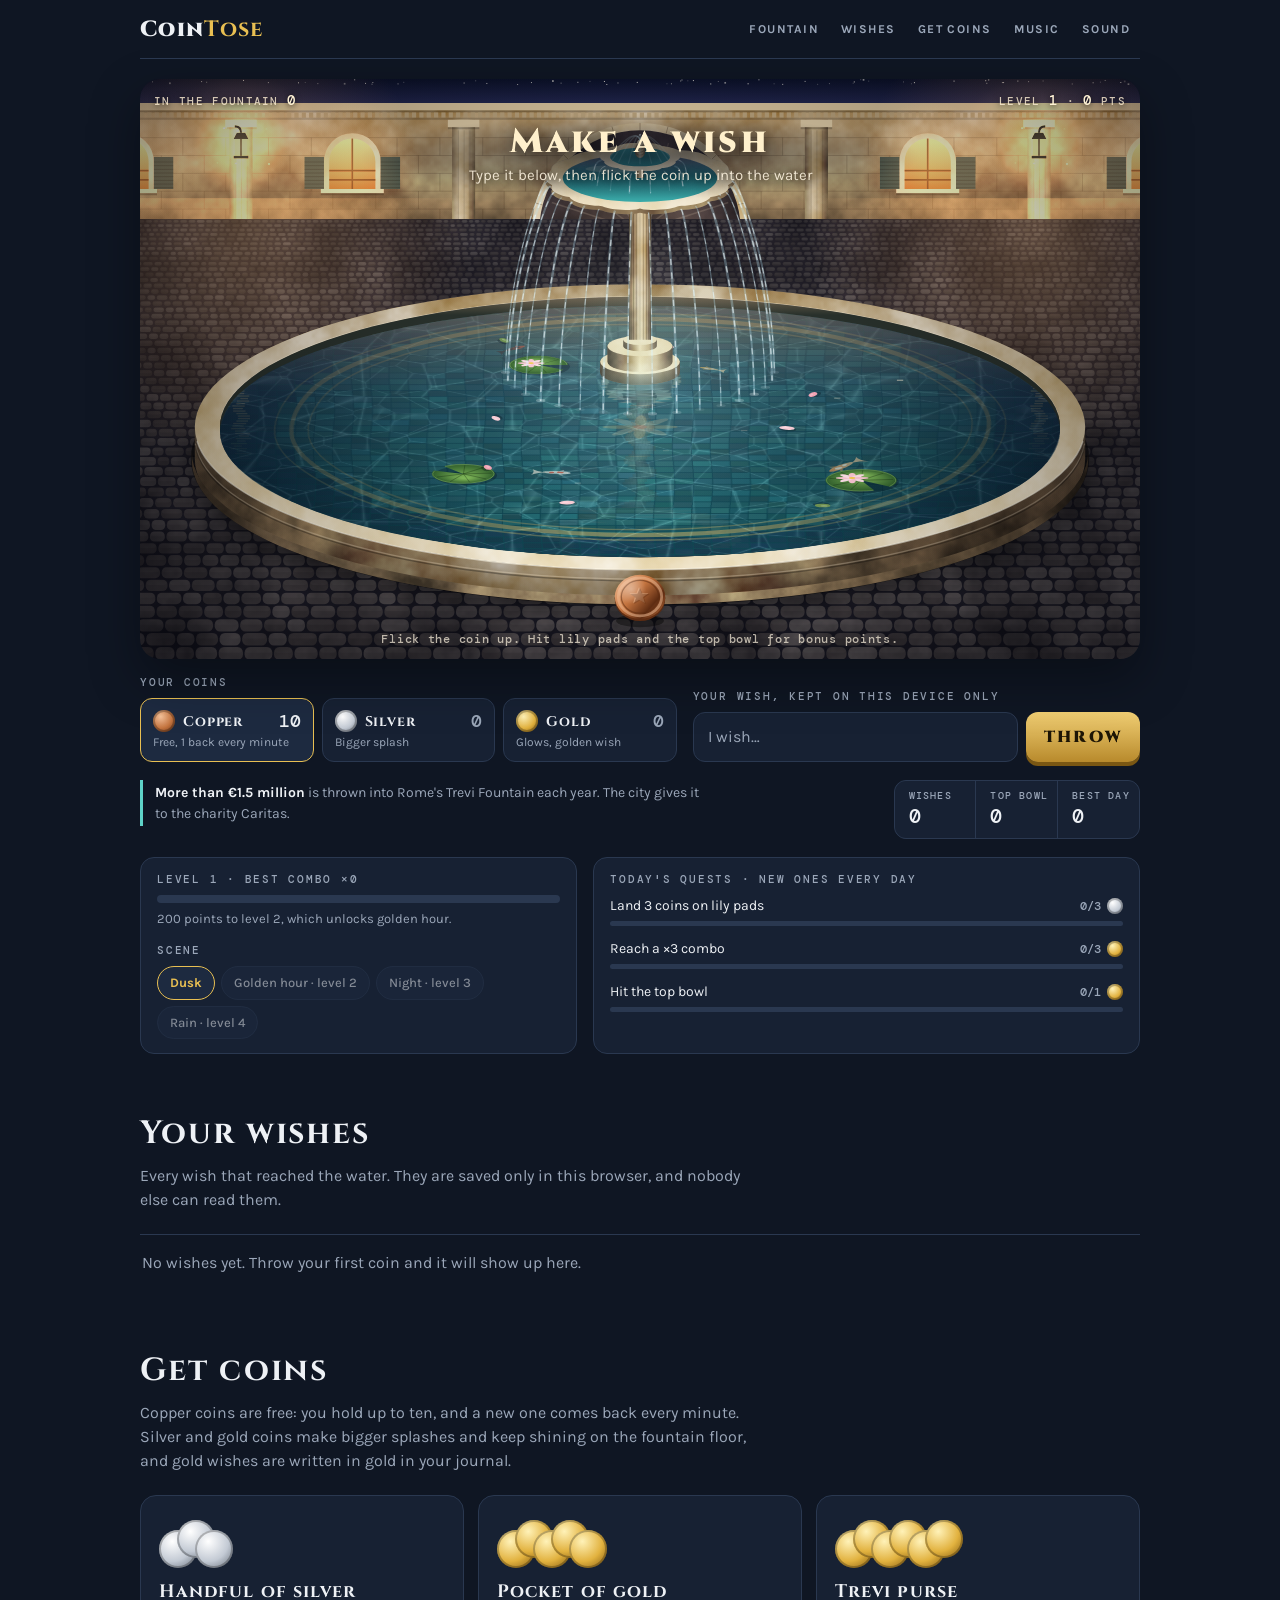
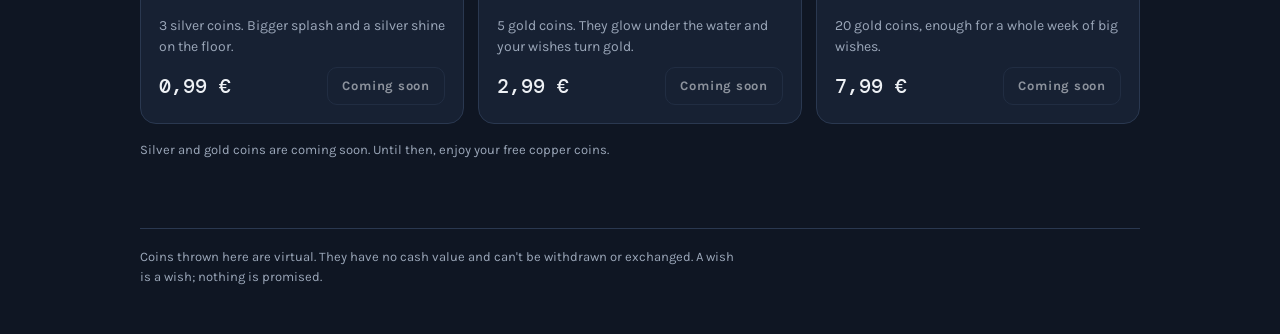
<file: cointose/index.html>
<!doctype html>
<html lang="en">
<head>
<meta charset="utf-8">
<meta name="viewport" content="width=device-width, initial-scale=1, viewport-fit=cover">
<title>CoinTose</title>
<meta name="description" content="Make a wish and throw a coin into the fountain.">
<link rel="canonical" href="https://lehelbalog.de/cointose/">
<meta property="og:type" content="website">
<meta property="og:title" content="CoinTose">
<meta property="og:description" content="Make a wish and throw a coin into the fountain.">
<meta property="og:url" content="https://lehelbalog.de/cointose/">
<meta property="og:image" content="https://lehelbalog.de/assets/poster-cointose.png">
<meta name="theme-color" content="#0f1623">
<link rel="icon" type="image/svg+xml" href="data:image/svg+xml,%3Csvg xmlns='http://www.w3.org/2000/svg' viewBox='0 0 64 64'%3E%3Ccircle cx='32' cy='32' r='30' fill='%23e2b23f'/%3E%3Ccircle cx='32' cy='32' r='21' fill='none' stroke='%237d540c' stroke-width='4'/%3E%3Ccircle cx='24' cy='22' r='6' fill='%23fff2b8' opacity='.7'/%3E%3C/svg%3E">
<style>
/* Fonts are bundled in fonts/ (SIL Open Font License), so no request goes to a third-party font host. */
@font-face { font-family: "Cinzel"; font-style: normal; font-weight: 500; font-display: swap; src: url("fonts/cinzel-latin-500-normal.woff2") format("woff2"); }
@font-face { font-family: "Cinzel"; font-style: normal; font-weight: 700; font-display: swap; src: url("fonts/cinzel-latin-700-normal.woff2") format("woff2"); }
@font-face { font-family: "Cinzel"; font-style: normal; font-weight: 900; font-display: swap; src: url("fonts/cinzel-latin-900-normal.woff2") format("woff2"); }
@font-face { font-family: "Karla"; font-style: normal; font-weight: 400; font-display: swap; src: url("fonts/karla-latin-400-normal.woff2") format("woff2"); }
@font-face { font-family: "Karla"; font-style: normal; font-weight: 500; font-display: swap; src: url("fonts/karla-latin-500-normal.woff2") format("woff2"); }
@font-face { font-family: "Karla"; font-style: normal; font-weight: 700; font-display: swap; src: url("fonts/karla-latin-700-normal.woff2") format("woff2"); }
@font-face { font-family: "DM Mono"; font-style: normal; font-weight: 400; font-display: swap; src: url("fonts/dm-mono-latin-400-normal.woff2") format("woff2"); }
@font-face { font-family: "DM Mono"; font-style: normal; font-weight: 500; font-display: swap; src: url("fonts/dm-mono-latin-500-normal.woff2") format("woff2"); }
/* Layout: one dusk piazza scene with the fountain as the stage, the throw controls under it, then the wish journal and the coin shop. Single dusk look on purpose. */
:root {
  --bg: #0f1623;
  --surface: #172133;
  --surface-2: #1d2a40;
  --ink: #eef1f5;
  --muted: #9ba7b9;
  --line: #2a3850;
  --water: #5fd3c8;
  --gold: #e8bf52;
  --on-gold: #1d1505;
  --display: "Cinzel", "Trajan Pro", Georgia, serif;
  --body: "Karla", "Segoe UI", system-ui, sans-serif;
  --mono: "DM Mono", ui-monospace, Menlo, monospace;
  color-scheme: dark;
}
* { box-sizing: border-box; }
html { scroll-behavior: smooth; scroll-padding-top: calc(var(--hdr, 64px) + env(safe-area-inset-top, 0px) + 12px); }
body {
  margin: 0; background: var(--bg); color: var(--ink);
  font: 16px/1.5 var(--body);
  padding-inline: 16px; padding-block: 0 48px;
  -webkit-tap-highlight-color: transparent;
}
.wrap { max-width: 1000px; margin: 0 auto; display: flex; flex-direction: column; gap: 56px; }
button, input { font: inherit; color: inherit; }
button { cursor: pointer; }
:focus-visible { outline: 2px solid var(--gold); outline-offset: 3px; }

header {
  position: sticky; top: env(safe-area-inset-top, 0px); z-index: 20;
  display: flex; align-items: center; gap: 12px 16px; flex-wrap: wrap;
  padding-block: 12px; background: var(--bg); border-bottom: 1px solid var(--line);
}
.brand { font-family: var(--display); font-weight: 900; font-size: 22px; letter-spacing: 0.06em; color: var(--ink); text-decoration: none; }
.brand b { color: var(--gold); }
nav { display: flex; gap: 2px; margin-left: auto; flex-wrap: wrap; }
nav a, .icon-btn {
  font-size: 12px; letter-spacing: 0.12em; text-transform: uppercase; font-weight: 700;
  color: var(--muted); text-decoration: none; padding: 8px 10px; border-radius: 8px; background: none; border: 0;
}
nav a:hover, .icon-btn:hover { color: var(--ink); background: var(--surface); }
.icon-btn[aria-pressed="false"] { text-decoration: line-through; }
@media (max-width: 480px) { nav a[href="#fountain"], nav a[href="#wishes"] { display: none; } nav a, .icon-btn { padding-inline: 6px; letter-spacing: 0.06em; } .brand { font-size: 20px; } }
header + main { margin-top: -36px; }

/* stage */
.stage { position: relative; border-radius: 20px; overflow: hidden; background: #0b1220; box-shadow: 0 20px 50px rgba(0,0,0,0.35); }
#scene { display: block; width: 100%; height: clamp(400px, 64vw, 580px); height: min(clamp(400px, 64vw, 580px), max(280px, 100svh - 90px)); touch-action: pan-y; cursor: grab; }
#scene.dragging { cursor: grabbing; }
.hud { position: absolute; left: 14px; top: 12px; right: 14px; display: flex; justify-content: space-between; gap: 12px; pointer-events: none;
  font: 500 11px/1.4 var(--mono); letter-spacing: 0.12em; text-transform: uppercase; color: rgba(255, 240, 214, 0.8); text-shadow: 0 1px 6px rgba(0,0,0,0.85); }
.hud b { font-size: 14px; color: #fff3d6; font-weight: 500; }
.msg { position: absolute; left: 50%; top: 36px; transform: translateX(-50%); width: min(92%, 560px); display: flex; flex-direction: column; align-items: center; gap: 2px;
  text-align: center; pointer-events: none; padding: 8px 16px 12px; border-radius: 40px;
  background: radial-gradient(closest-side, rgba(12, 16, 28, 0.6), rgba(12, 16, 28, 0)); }
.msg .big { font-family: var(--display); font-weight: 900; font-size: clamp(22px, 4.6vw, 34px); letter-spacing: 0.1em; color: #fff0cc;
  text-shadow: 0 2px 16px rgba(0,0,0,0.7); text-wrap: balance; line-height: 1.15; }
.msg .sub { font-size: 15px; color: rgba(255, 245, 225, 0.88); text-shadow: 0 1px 8px rgba(0,0,0,0.85); max-width: 46ch; text-wrap: balance; }
.msg.show .big, .msg.show .sub { animation: rise-in 0.5s ease both; }
.msg.show .sub { animation-delay: 0.08s; }
.msg { transition: opacity 0.25s; }
.msg.away { opacity: 0; }
@keyframes rise-in { from { opacity: 0; transform: translateY(8px); } }
.wishfloat {
  position: absolute; transform: translate(-50%, -50%); pointer-events: none; white-space: nowrap; max-width: 80%;
  overflow: hidden; text-overflow: ellipsis;
  font-family: var(--display); font-weight: 700; font-size: 18px; letter-spacing: 0.06em; color: #e9fffb;
  text-shadow: 0 0 12px rgba(95, 211, 200, 0.9); animation: wish-up 3.2s ease-out forwards;
}
.wishfloat.gold { color: #fff3c4; text-shadow: 0 0 14px rgba(232, 191, 82, 0.95); }
@keyframes wish-up { 0% { opacity: 0; margin-top: 0; filter: blur(2px); } 15% { opacity: 1; filter: blur(0); } 100% { opacity: 0; margin-top: var(--rise, -150px); letter-spacing: 0.3em; filter: blur(3px); } }
.hud-right b { font-size: 14px; }
.combo { background: var(--gold); color: var(--on-gold); border-radius: 6px; padding: 1px 7px; margin-right: 8px; font-weight: 700; }
.scorepop { position: absolute; transform: translate(-50%, -50%); pointer-events: none; text-align: center; line-height: 1.1; white-space: nowrap;
  font-family: var(--display); font-weight: 900; font-size: 24px; color: #ffe39a; text-shadow: 0 2px 10px rgba(0,0,0,0.75); animation: score-up 1.4s ease-out forwards; }
.scorepop small { display: block; font: 700 12px var(--body); letter-spacing: 0.08em; color: #fff; text-transform: uppercase; }
.scorepop.plain { font-size: 17px; color: #d9f5ff; }
@keyframes score-up { 0% { opacity: 0; margin-top: 12px; } 18% { opacity: 1; } 100% { opacity: 0; margin-top: -64px; } }
.hint-line { position: absolute; left: 0; right: 0; bottom: 12px; text-align: center; pointer-events: none;
  font: 500 12px var(--mono); letter-spacing: 0.06em; color: rgba(255, 245, 225, 0.7); padding-inline: 16px; }

/* controls */
.controls { display: grid; grid-template-columns: minmax(0, 1.2fr) minmax(0, 1fr); gap: 16px; margin-top: 16px; align-items: end; }
@media (max-width: 760px) { .controls { grid-template-columns: minmax(0, 1fr); } }
.eyebrow { font: 500 11px/1.4 var(--mono); letter-spacing: 0.16em; text-transform: uppercase; color: var(--muted); margin: 0 0 8px; }
.picks { display: grid; grid-template-columns: repeat(3, minmax(0, 1fr)); gap: 8px; }
.pick { display: flex; flex-direction: column; align-items: flex-start; gap: 2px; padding: 10px 12px; border-radius: 12px;
  border: 1.5px solid var(--line); background: var(--surface); text-align: left; min-width: 0; }
.pick .top { display: flex; align-items: center; gap: 8px; width: 100%; }
.pick b { font-family: var(--display); letter-spacing: 0.06em; font-size: 14px; }
.pick .n { margin-left: auto; font: 500 18px var(--mono); font-variant-numeric: tabular-nums; }
.pick small { font-size: 12px; color: var(--muted); line-height: 1.3; }
.pick[aria-pressed="true"] { border-color: var(--gold); background: var(--surface-2); }
.pick.empty .n { color: var(--muted); }
@media (max-width: 420px) { .pick { padding: 8px; } .pick b { font-size: 12px; } .pick small { font-size: 11px; } .pick .top { gap: 5px; } }
.ico { width: 22px; height: 22px; border-radius: 50%; flex: none; display: inline-block; box-shadow: inset 0 0 0 2px rgba(0,0,0,0.25); }
.ico.copper { background: radial-gradient(circle at 35% 30%, #f5c29a, #c4743f 55%, #5e2c12); }
.ico.silver { background: radial-gradient(circle at 35% 30%, #ffffff, #c3cad4 55%, #5f6773); }
.ico.gold { background: radial-gradient(circle at 35% 30%, #fff2b8, #e2b23f 55%, #7d540c); }
.wish-row { display: flex; gap: 8px; }
.wish-row input { flex: 1; min-width: 0; border: 1.5px solid var(--line); background: var(--surface); border-radius: 12px; padding: 12px 14px; font-size: 16px; }
.wish-row input::placeholder { color: var(--muted); }
.throw { border: 0; border-radius: 12px; padding: 12px 18px; font-family: var(--display); font-weight: 900; letter-spacing: 0.14em;
  background: linear-gradient(180deg, #f1cf74, #b88a2c); color: var(--on-gold); box-shadow: 0 4px 0 #7a5713; }
.throw:active { transform: translateY(3px); box-shadow: 0 1px 0 #7a5713; }
.throw[aria-disabled="true"] { filter: grayscale(0.7) brightness(0.8); cursor: not-allowed; }
.under { display: grid; grid-template-columns: minmax(0, 1fr) auto; gap: 16px; margin-top: 18px; align-items: start; }
@media (max-width: 760px) { .under { grid-template-columns: minmax(0, 1fr); } }
.fact { border-left: 3px solid var(--water); padding: 2px 0 2px 12px; font-size: 14px; color: var(--muted); margin: 0; max-width: 70ch; }
.fact b { color: var(--ink); }
.stats { display: flex; gap: 1px; background: var(--line); border: 1px solid var(--line); border-radius: 12px; overflow: hidden; }
.stat { background: var(--surface); padding: 8px 14px; min-width: 0; flex: 1; }
.stat span { display: block; font: 500 10px/1.4 var(--mono); letter-spacing: 0.12em; text-transform: uppercase; color: var(--muted); white-space: nowrap; }
.stat b { font: 500 20px/1.3 var(--mono); font-variant-numeric: tabular-nums; }

.game { display: grid; grid-template-columns: minmax(0, 1fr) minmax(0, 1.25fr); gap: 16px; margin-top: 18px; }
@media (max-width: 760px) { .game { grid-template-columns: minmax(0, 1fr); } }
.card-box { background: var(--surface); border: 1px solid var(--line); border-radius: 14px; padding: 14px 16px; min-width: 0; }
.lvbar { height: 8px; background: var(--line); border-radius: 4px; overflow: hidden; margin: 2px 0 6px; }
.lvbar i { display: block; height: 100%; width: 0; background: linear-gradient(90deg, #b88a2c, #f1cf74); transition: width 0.5s; }
.lvnext { font-size: 13px; color: var(--muted); margin: 0 0 14px; }
.scenes { display: flex; flex-wrap: wrap; gap: 6px; }
.scene-btn { border: 1.5px solid var(--line); background: var(--surface-2); border-radius: 999px; padding: 6px 12px; font-size: 13px; font-weight: 700; }
.scene-btn[aria-pressed="true"] { border-color: var(--gold); color: var(--gold); }
.scene-btn:disabled { opacity: 0.5; cursor: not-allowed; font-weight: 500; }
.quests { list-style: none; margin: 0; padding: 0; display: flex; flex-direction: column; gap: 12px; }
.quests li { display: grid; grid-template-columns: minmax(0, 1fr) auto; gap: 5px 10px; align-items: center; }
.quests .qtext { font-size: 14px; }
.quests .qnum { font: 500 12px var(--mono); color: var(--muted); display: flex; align-items: center; gap: 6px; font-variant-numeric: tabular-nums; }
.quests .qnum .ico { width: 16px; height: 16px; }
.quests .qbar { grid-column: 1 / -1; height: 5px; background: var(--line); border-radius: 3px; overflow: hidden; }
.quests .qbar i { display: block; height: 100%; background: var(--water); transition: width 0.4s; }
.quests li.done .qtext { color: var(--muted); text-decoration: line-through; }
.quests li.done .qbar i { background: var(--gold); }

/* sections */
section h2 { font-family: var(--display); font-weight: 700; font-size: clamp(24px, 4vw, 32px); letter-spacing: 0.06em; margin: 0 0 6px; text-wrap: balance; }
section > p.lede { margin: 0 0 22px; color: var(--muted); max-width: 62ch; }
.journal { list-style: none; margin: 0; padding: 0; display: flex; flex-direction: column; border-top: 1px solid var(--line); }
.journal li { display: grid; grid-template-columns: auto minmax(0, 1fr) auto; gap: 12px; align-items: center; padding: 12px 2px; border-bottom: 1px solid var(--line); }
.journal .text { overflow-wrap: anywhere; }
.journal .text.gold { color: var(--gold); font-family: var(--display); letter-spacing: 0.03em; }
.journal .text.silent { color: var(--muted); font-style: italic; }
.journal .meta { font: 500 12px var(--mono); color: var(--muted); text-align: right; white-space: nowrap; }
.badge { font: 500 10px var(--mono); font-style: normal; letter-spacing: 0.1em; text-transform: uppercase; color: var(--on-gold); background: var(--gold); border-radius: 5px; padding: 2px 6px; margin-left: 8px; vertical-align: 2px; }
.empty-note { color: var(--muted); padding: 16px 2px; border-top: 1px solid var(--line); margin: 0; }
.journal-more { color: var(--muted); font-size: 13px; margin: 10px 2px 0; }
.row-end { display: flex; justify-content: flex-end; margin-top: 12px; }
.btn { border: 1.5px solid var(--line); background: transparent; border-radius: 10px; padding: 8px 14px; font-size: 13px; font-weight: 700;
  letter-spacing: 0.06em; color: var(--ink); text-decoration: none; text-align: center; display: inline-block; }
.btn:hover { border-color: var(--gold); }
.btn.danger { color: #ff9c8f; border-color: #6b3a3a; }
.btn.primary { background: var(--gold); border-color: var(--gold); color: var(--on-gold); }
.btn:disabled { opacity: 0.55; cursor: not-allowed; }

.packs { display: grid; grid-template-columns: repeat(auto-fill, minmax(min(100%, 260px), 1fr)); gap: 14px; }
.pack { background: var(--surface); border: 1px solid var(--line); border-radius: 16px; padding: 18px; display: flex; flex-direction: column; gap: 10px; min-width: 0; }
.pack .pile { height: 54px; position: relative; }
.pack .pile .ico { position: absolute; width: 38px; height: 38px; }
.pack h3 { margin: 0; font-family: var(--display); letter-spacing: 0.06em; font-size: 18px; }
.pack p { margin: 0; color: var(--muted); font-size: 14px; }
.pack .buy { display: flex; align-items: center; justify-content: space-between; gap: 10px; margin-top: auto; flex-wrap: wrap; }
.price { font: 500 20px var(--mono); font-variant-numeric: tabular-nums; }
.notice { font-size: 13px; color: var(--muted); margin-top: 16px; max-width: 70ch; }

footer { font-size: 13px; color: var(--muted); border-top: 1px solid var(--line); padding-top: 18px; display: flex; flex-direction: column; gap: 6px; }
footer p { margin: 0; max-width: 75ch; }
.toast { position: fixed; left: 50%; bottom: calc(20px + env(safe-area-inset-bottom, 0px)); transform: translateX(-50%); z-index: 50; pointer-events: none;
  background: var(--ink); color: var(--bg); padding: 12px 18px; border-radius: 14px; box-shadow: 0 12px 32px rgba(0,0,0,0.4);
  max-width: min(92vw, 440px); animation: toast-in 0.35s ease; font-weight: 700; }
/* short landscape screens: the coin in hand sits at the bottom, so show the toast under the sticky header */
@media (orientation: landscape) and (max-height: 700px) {
  .toast { bottom: auto; top: calc(var(--hdr, 64px) + env(safe-area-inset-top, 0px) + 8px); }
}
@keyframes toast-in { from { transform: translate(-50%, 20px); opacity: 0; } }
@media (prefers-reduced-motion: reduce) {
  html { scroll-behavior: auto; }
  .msg.show .big, .msg.show .sub, .toast { animation: none; }
  .wishfloat { animation-duration: 2s; }
}
</style>
</head>
<body>
<div class="wrap">
  <header>
    <a class="brand" href="#fountain">Coin<b>Tose</b></a>
    <nav aria-label="Sections">
      <a href="#fountain">Fountain</a>
      <a href="#wishes">Wishes</a>
      <a href="#coins">Get coins</a>
      <button class="icon-btn" id="musicBtn" aria-pressed="true" title="Turn music on or off">Music</button>
      <button class="icon-btn" id="soundBtn" aria-pressed="true" title="Turn sound on or off">Sound</button>
    </nav>
  </header>

  <main id="fountain">
    <div class="stage" id="stage">
      <canvas id="scene" aria-label="A fountain in a piazza at dusk. Flick the coin upward to throw it into the water."></canvas>
      <div class="hud"><span>In the fountain <b id="hudCount">0</b></span><span class="hud-right"><span class="combo" id="hudCombo" hidden></span>Level <b id="hudLevel">1</b> · <b id="hudScore">0</b> pts</span></div>
      <div class="msg" id="msg" aria-live="polite"><div class="big" id="msgBig">Make a wish</div><div class="sub" id="msgSub">Type it below, then flick the coin up into the water</div></div>
      <div class="hint-line" id="hintLine">Flick the coin up. Hit lily pads and the top bowl for bonus points.</div>
    </div>

    <div class="controls">
      <div>
        <p class="eyebrow">Your coins</p>
        <div class="picks">
          <button class="pick" data-type="copper" aria-pressed="true"><span class="top"><i class="ico copper"></i><b>Copper</b><span class="n" id="nCopper">10</span></span><small id="sCopper">Free, 1 back every minute</small></button>
          <button class="pick" data-type="silver" aria-pressed="false"><span class="top"><i class="ico silver"></i><b>Silver</b><span class="n" id="nSilver">0</span></span><small>Bigger splash</small></button>
          <button class="pick" data-type="gold" aria-pressed="false"><span class="top"><i class="ico gold"></i><b>Gold</b><span class="n" id="nGold">0</span></span><small>Glows, golden wish</small></button>
        </div>
      </div>
      <div>
        <p class="eyebrow"><label for="wish">Your wish, kept on this device only</label></p>
        <div class="wish-row">
          <input id="wish" maxlength="80" placeholder="I wish…" autocomplete="off">
          <button class="throw" id="throwBtn">THROW</button>
        </div>
      </div>
    </div>

    <div class="under">
      <p class="fact" id="fact"></p>
      <div class="stats">
        <div class="stat"><span>Wishes</span><b id="stWishes">0</b></div>
        <div class="stat"><span>Top bowl</span><b id="stLucky">0</b></div>
        <div class="stat"><span>Best day</span><b id="stDay">0</b></div>
      </div>
    </div>

    <div class="game">
      <div class="card-box">
        <p class="eyebrow">Level <span id="lvNum">1</span> · best combo ×<span id="lvCombo">0</span></p>
        <div class="lvbar"><i id="lvFill"></i></div>
        <p class="lvnext" id="lvNext"></p>
        <p class="eyebrow">Scene</p>
        <div class="scenes" id="scenes"></div>
      </div>
      <div class="card-box">
        <p class="eyebrow">Today's quests · new ones every day</p>
        <ul class="quests" id="quests"></ul>
      </div>
    </div>
  </main>

  <section id="wishes">
    <h2>Your wishes</h2>
    <p class="lede">Every wish that reached the water. They are saved only in this browser, and nobody else can read them.</p>
    <div id="journalWrap"></div>
  </section>

  <section id="coins">
    <h2>Get coins</h2>
    <p class="lede">Copper coins are free: you hold up to ten, and a new one comes back every minute. Silver and gold coins make bigger splashes and keep shining on the fountain floor, and gold wishes are written in gold in your journal.</p>
    <div class="packs" id="packs"></div>
    <p class="notice" id="shopNotice"></p>
  </section>

  <footer>
    <p>Coins thrown here are virtual. They have no cash value and can't be withdrawn or exchanged. A wish is a wish; nothing is promised.</p>
  </footer>
</div>

<script>
/* =====================================================================
   SHOP SETTINGS: edit this block to sell coins.
   For each pack, create a Stripe Payment Link (dashboard.stripe.com →
   Payment Links). Under "After payment" choose "Don't show confirmation
   page" and redirect customers to:  https://lehelbalog.de/cointose/?paid=<pack id>
   for example https://lehelbalog.de/cointose/?paid=gold5
   Then paste the payment link into `link`. An empty link shows "Coming soon".
   vatNote is shown in the notice under the packs once a pack is live. German price
   rules need one of: "Prices include VAT." or, for the small-business
   exemption, "No VAT is charged under § 19 UStG."
   ===================================================================== */
const SHOP = {
  currency: "EUR",
  locale: "de-DE",
  vatNote: "",
  packs: [
    { id: "silver3", coin: "silver", count: 3,  price: 0.99, name: "Handful of silver", desc: "3 silver coins. Bigger splash and a silver shine on the floor.", link: "" },
    { id: "gold5",   coin: "gold",   count: 5,  price: 2.99, name: "Pocket of gold",    desc: "5 gold coins. They glow under the water and your wishes turn gold.", link: "" },
    { id: "gold20",  coin: "gold",   count: 20, price: 7.99, name: "Trevi purse",       desc: "20 gold coins, enough for a whole week of big wishes.", link: "" }
  ]
};

const COINS = {
  copper: { name: "Copper", base: "#c4743f", light: "#f5c29a", dark: "#5e2c12", splash: 1 },
  silver: { name: "Silver", base: "#c3cad4", light: "#ffffff", dark: "#5f6773", splash: 1.35 },
  gold:   { name: "Gold",   base: "#e2b23f", light: "#fff2b8", dark: "#7d540c", splash: 1.7 }
};
const FREE_MAX = 10, FREE_EVERY = 60000; // free copper coins: hold up to 10, one comes back every minute
const FACTS = [
  "<b>More than €1.5 million</b> is thrown into Rome's Trevi Fountain each year. The city gives it to the charity Caritas.",
  "<b>The Trevi rule:</b> throw with your right hand over your left shoulder. One coin means you'll return to Rome, two mean a new romance, three mean a wedding.",
  "<b>The film Three Coins in the Fountain</b> (1954) made the Trevi coin toss famous around the world.",
  "<b>Coins in water are an old idea.</b> About 12,000 Roman coins were found in the sacred spring at Bath, England, left as offerings to the goddess Sulis Minerva.",
  "<b>Hit the top bowl</b> for a lucky coin. It's the smallest target in the piazza, so flick harder and aim for the middle."
];
// Levels: points needed for level n are 100·n·(n−1): 0, 200, 600, 1200, 2000…
const SCENES = [
  { id: "dusk", name: "Dusk", level: 1, sky: ["#0b1129", "#262a55", "#6f4a6a"], tint: null, lamp: 1, stars: 1 },
  { id: "golden", name: "Golden hour", level: 2, sky: ["#4a6a98", "#d99a68", "#ffd089"], tint: ["soft-light", "rgba(255,165,70,0.6)"], lamp: 0.2, stars: 0 },
  { id: "night", name: "Night", level: 3, sky: ["#01030a", "#081028", "#18204a"], tint: ["multiply", "rgb(78,98,165)"], lamp: 1.7, stars: 1.7 },
  { id: "rain", name: "Rain", level: 4, sky: ["#262c3a", "#363e4e", "#4a5060"], tint: ["multiply", "rgb(150,160,182)"], lamp: 1.15, stars: 0, rain: true },
];
const sceneOf = () => SCENES.find((x) => x.id === state.scene) || SCENES[0];
const levelAt = (n) => 100 * n * (n - 1);
function levelOf(score) { let n = 1; while (score >= levelAt(n + 1)) n++; return n; }
const QUESTS = [
  { id: "pads", n: 3, reward: "silver", text: (n) => `Land ${n} coins on lily pads` },
  { id: "bowl", n: 1, reward: "gold", text: () => "Hit the top bowl" },
  { id: "combo", n: 3, reward: "gold", text: (n) => `Reach a ×${n} combo` },
  { id: "words", n: 3, reward: "silver", text: (n) => `Make ${n} wishes with words` },
  { id: "throws", n: 12, reward: "silver", text: (n) => `Throw ${n} coins into the water` },
  { id: "points", n: 300, reward: "silver", text: (n) => `Score ${n} points today` },
];
const LEGEND = ["", "One coin. You will come back.", "Two coins. A new romance.", "Three coins. Wedding bells."];

/* ---------- state ---------- */
const KEY = "cointose.fountain.v1";
// In the Steam/desktop build the app exposes this bridge: saves go to a file and achievements go to Steam.
const DESKTOP = window.cointoseDesktop || null;
const today = () => new Date().toLocaleDateString("en-CA");
const state = {
  coins: { copper: FREE_MAX, silver: 0, gold: 0 }, copperAt: 0, selected: "copper",
  floor: [], bowl: [], wishes: [], lucky: 0, sound: true, fact: 0, dayCount: 0, dayKey: "", bestDay: 0,
  wishCount: 0, inFountain: 0, pending: {}, credits: {},
  score: 0, bestCombo: 0, scene: "dusk", music: true, quests: null
};
// Read from storage at boot and whenever another tab saves, so tabs never overwrite each other's coins.
function loadState() {
  let s = {};
  try {
    s = JSON.parse((DESKTOP ? DESKTOP.load() : localStorage.getItem(KEY)) || "{}") || {};
    Object.assign(state, s);
    state.coins = { copper: 0, silver: 0, gold: 0, ...(s.coins || { copper: FREE_MAX }) };
  } catch (e) {}
  state.credits = s.credits && typeof s.credits === "object" ? s.credits : {};
  if (!COINS[state.selected]) state.selected = "copper";
  if (!state.pending || typeof state.pending !== "object") state.pending = {};
  else if (state.pending.t) state.pending = { old: state.pending }; // older single-throw format
  state.wishCount = Math.max(state.wishCount || 0, state.wishes.length);
  state.inFountain = Math.max(state.inFountain || 0, state.floor.length + state.bowl.length);
}
loadState();
function save() { try { const j = JSON.stringify(state); if (DESKTOP) DESKTOP.save(j); else localStorage.setItem(KEY, j); } catch (e) {} }
// Steam achievements. The ids must match the API names set up in Steamworks (see STEAM.md).
function achieve(id) { if (DESKTOP) try { DESKTOP.achieve(id); } catch (e) {} }
function checkAchievements() {
  if (!DESKTOP) return;
  if (state.wishCount >= 1) achieve("FIRST_WISH");
  if (state.wishCount >= 10) achieve("WISHES_10");
  if (state.wishCount >= 100) achieve("WISHES_100");
  if (state.wishCount >= 500) achieve("WISHES_500");
  if (state.lucky >= 1) achieve("TOP_BOWL");
  if (state.lucky >= 10) achieve("TOP_BOWL_10");
  if (state.inFountain >= 250) achieve("FULL_FOUNTAIN");
  if (state.bestDay >= 25) achieve("BUSY_DAY");
}
// Bookkeeping for a coin that reached the water or the top bowl.
function recordLanding(t, wish, lucky) {
  if (state.dayKey !== today()) { state.dayKey = today(); state.dayCount = 0; }
  state.dayCount++; state.bestDay = Math.max(state.bestDay, state.dayCount);
  if (lucky) state.lucky++;
  state.wishCount++; state.inFountain++;
  state.wishes.unshift({ text: wish, t, at: Date.now(), lucky });
  state.wishes = state.wishes.slice(0, 200);
}
function addToFloor(coin) { state.floor.push(coin); if (state.floor.length > 320) state.floor.shift(); }
function addToBowl(coin) { state.bowl.push(coin); if (state.bowl.length > 14) state.bowl.shift(); }
// A throw's outcome is decided when it starts and stored under its own id until it lands.
// Throws still listed when a page boots were cut off by a closed tab or reload: settle them now.
function settlePending() {
  const list = Object.values(state.pending);
  if (!list.length) return;
  state.pending = {};
  for (const p of list) {
    if (!p || !COINS[p.t]) continue;
    if (p.miss) state.coins[p.t]++;
    else {
      recordLanding(p.t, p.wish || "", !!p.bowl);
      if (p.bowl) addToBowl({ du: p.du, dv: p.dv, t: p.t }); else addToFloor({ u: p.u, v: p.v, t: p.t });
    }
  }
  save();
}
settlePending();
// three quests a day, the same for everyone on the same date
function dailyQuests() {
  const d = today();
  if (state.quests && state.quests.day === d) return false;
  let h = 7; for (const ch of d) h = (h * 31 + ch.charCodeAt(0)) >>> 0;
  const pool = QUESTS.map((q) => q.id), pick = [];
  while (pick.length < 3) { h = (Math.imul(h, 1103515245) + 12345) >>> 0; pick.push(pool.splice(h % pool.length, 1)[0]); }
  state.quests = { day: d, list: pick.map((id) => ({ id, p: 0, done: false })) };
  save();
  return true;
}
dailyQuests();
function refillFree() {
  const now = Date.now(), before = state.coins.copper;
  if (!state.copperAt) { state.coins.copper = Math.max(before, FREE_MAX); state.copperAt = now; } // first visit or older save
  if (state.coins.copper >= FREE_MAX) state.copperAt = now; // the clock only runs while you are below the maximum
  else {
    const n = Math.floor((now - state.copperAt) / FREE_EVERY);
    if (n > 0) { state.coins.copper = Math.min(FREE_MAX, state.coins.copper + n); state.copperAt = state.coins.copper >= FREE_MAX ? now : state.copperAt + n * FREE_EVERY; }
  }
  if (state.coins.copper !== before) save();
}
refillFree();
let sessionThrows = 0;

const $ = (s) => document.querySelector(s);
const rand = () => { const a = new Uint32Array(1); crypto.getRandomValues(a); return a[0] / 4294967296; };
const money = (v) => new Intl.NumberFormat(SHOP.locale, { style: "currency", currency: SHOP.currency }).format(v);
const reduceMotion = matchMedia("(prefers-reduced-motion: reduce)");

/* ---------- scene geometry ---------- */
// Positions in the basin use u (left/right) and v (back/front), both -1..1 at the water's edge.
const cv = $("#scene"), ctx = cv.getContext("2d");
let W = 0, H = 0, DPR = 1, G = {};
const back = document.createElement("canvas"), fore = document.createElement("canvas"), floorCv = document.createElement("canvas");
let floorDirty = true;
const BOWL = { u: 0, v: -0.42, r: 0.2 };
let hand = { x: 0, y: 0 }, drag = null, flight = null, lastT = performance.now();

function resize() {
  const r = cv.getBoundingClientRect();
  if (!r.width) return;
  W = r.width; H = r.height; DPR = Math.min(2, devicePixelRatio || 1, Math.sqrt(1.8e6 / (W * H)));
  cv.width = Math.round(W * DPR); cv.height = Math.round(H * DPR);
  const narrow = W < 640 && H >= 400; // short landscape phones get the flatter basin
  const rx = Math.min(W * (narrow ? 0.46 : 0.42), H * 0.85);
  const ry = rx * (narrow ? 0.42 : 0.31);
  G = { cx: W / 2, cy: H * 0.6, rx, ry, rim: Math.max(10, rx * 0.06), band: Math.max(16, rx * 0.075), k: Math.max(0.7, Math.min(1.25, rx / 400)) };
  G.oRx = G.rx + G.rim; G.oRy = G.ry + G.rim * (ry / rx) * 1.6;
  G.wallBottom = G.cy - G.oRy - G.ry * 0.5;
  G.pedBaseY = G.cy + BOWL.v * G.ry;
  G.bowlH = Math.min(Math.max(80, G.ry * 1.25 + 30 * G.k), G.pedBaseY - 84 * G.k); // spout and jet stay on the canvas
  G.bowlY = G.pedBaseY - G.bowlH;
  G.bowlRx = BOWL.r * G.rx; G.bowlRy = BOWL.r * G.ry;
  G.spoutY = G.bowlY - 34 * G.k;
  G.miniY = G.bowlY - 20 * G.k; G.miniRx = G.bowlRx * 0.42; G.miniRy = G.bowlRy * 0.42;
  G.d = Math.max(3, ry * 0.07); G.wy = G.cy + G.d / 2; G.wry = G.ry - G.d / 2; // water sits a little below the coping
  G.wallTop = Math.max(24, G.bowlY - 140 * G.k);
  G.lamps = [-0.95, 0.95].map((f) => ({ x: G.cx + f * rx, y: G.wallTop + Math.min(62 * G.k, (G.wallBottom - G.wallTop) * 0.4) }));
  G.handY = H - 44 * G.k - (narrow ? 32 : 16);
  const hint = $("#hintLine"); // on very narrow screens the hint wraps to more lines: keep the coin above it
  if (!hint.hidden) G.handY = Math.min(G.handY, H - 16 - hint.offsetHeight - 26 * G.k);
  G.handY = Math.max(G.handY, G.cy + G.ry * 0.6);
  if (!drag) { hand.x = G.cx; hand.y = G.handY; }
  particles = [];
  paintBack(); paintFore(); floorDirty = true;
}
const P = (u, v) => [G.cx + u * G.rx, G.cy + v * G.ry];
const coinR = (v) => 15 * G.k * (0.78 + 0.16 * v);

/* ---------- textures, generated once ---------- */
function mulberry(seed) {
  return () => { seed = (seed + 0x6D2B79F5) | 0; let t = Math.imul(seed ^ (seed >>> 15), 1 | seed); t = (t + Math.imul(t ^ (t >>> 7), 61 | t)) ^ t; return ((t ^ (t >>> 14)) >>> 0) / 4294967296; };
}
function makeTile(size, fill) {
  const c = document.createElement("canvas"); c.width = c.height = size;
  const x = c.getContext("2d"), img = x.createImageData(size, size);
  fill(img.data, size); x.putImageData(img, 0, 0);
  return c;
}
// tileable fractal value noise, used as a stone grain
const NOISE = makeTile(256, (d, n) => {
  const R = mulberry(7), oct = [[6, 0.45], [12, 0.25], [24, 0.15], [48, 0.1], [96, 0.05]];
  const grids = oct.map(([g]) => Float32Array.from({ length: g * g }, R));
  for (let y = 0; y < n; y++) for (let x = 0; x < n; x++) {
    let v = 0;
    for (let o = 0; o < oct.length; o++) {
      const g = oct[o][0], gr = grids[o], fx = x / n * g, fy = y / n * g, ix = fx | 0, iy = fy | 0;
      const tx = fx - ix, ty = fy - iy, sx = tx * tx * (3 - 2 * tx), sy = ty * ty * (3 - 2 * ty);
      const i0 = ix % g, i1 = (ix + 1) % g, j0 = (iy % g) * g, j1 = ((iy + 1) % g) * g;
      const a = gr[j0 + i0] + (gr[j0 + i1] - gr[j0 + i0]) * sx, b = gr[j1 + i0] + (gr[j1 + i1] - gr[j1 + i0]) * sx;
      v += (a + (b - a) * sy) * oct[o][1];
    }
    const i = (y * n + x) * 4, c = Math.max(0, Math.min(255, (v - 0.5) * 1.6 * 255 + 128));
    d[i] = d[i + 1] = d[i + 2] = c; d[i + 3] = 255;
  }
});
// tileable caustic network: bright lines along the borders of Voronoi cells
const CAUSTIC = makeTile(256, (d, n) => {
  const R = mulberry(11), pts = Array.from({ length: 26 }, () => [R() * n, R() * n]);
  for (let y = 0; y < n; y++) for (let x = 0; x < n; x++) {
    let d1 = 1e9, d2 = 1e9;
    for (const [px, py] of pts) {
      let dx = Math.abs(x - px), dy = Math.abs(y - py);
      if (dx > n / 2) dx = n - dx; if (dy > n / 2) dy = n - dy;
      const q = dx * dx + dy * dy;
      if (q < d1) { d2 = d1; d1 = q; } else if (q < d2) d2 = q;
    }
    const e = Math.sqrt(d2) - Math.sqrt(d1), a = Math.max(0, 1 - e / 6);
    const i = (y * n + x) * 4; d[i] = 215; d[i + 1] = 255; d[i + 2] = 240; d[i + 3] = Math.round(a * a * a * 255);
  }
});
const bed = document.createElement("canvas");
const waterPath = (c) => { c.beginPath(); c.ellipse(G.cx, G.wy, G.rx, G.wry, 0, 0, 7); };
function rr(c, x, y, w, h, r) {
  c.beginPath();
  if (c.roundRect) c.roundRect(x, y, w, h, r); else c.rect(x, y, w, h);
}
// the grain helper fills the current path with the noise pattern in overlay mode
function grainer(c) {
  const pat = c.createPattern(NOISE, "repeat");
  return (alpha, scale = 1) => {
    c.save(); c.globalCompositeOperation = "overlay"; c.globalAlpha = alpha;
    pat.setTransform(new DOMMatrix([scale, 0, 0, scale, 0, 0])); c.fillStyle = pat; c.fill(); c.restore();
  };
}
const STONE = ["#5e4c37", "#a38b67", "#e6d6b4", "#c9b28b", "#6a5640"];
function cylGrad(c, x0, x1, cols = STONE) {
  const g = c.createLinearGradient(x0, 0, x1, 0);
  cols.forEach((col, i) => g.addColorStop(i / (cols.length - 1), col));
  return g;
}

/* static background: sky, facade, piazza, basin */
function paintBack() {
  back.width = cv.width; back.height = cv.height;
  const c = back.getContext("2d"); c.setTransform(DPR, 0, 0, DPR, 0, 0);
  const { cx, cy, rx, ry, k } = G, R = mulberry(3), grain = grainer(c);
  const fTop = G.wallTop, fBot = G.wallBottom, fh = fBot - fTop;

  // dusk sky, stars, moon
  let g = c.createLinearGradient(0, 0, 0, fTop + 30);
  const look = sceneOf();
  g.addColorStop(0, look.sky[0]); g.addColorStop(0.55, look.sky[1]); g.addColorStop(1, look.sky[2]);
  c.fillStyle = g; c.fillRect(0, 0, W, fTop + 30);
  for (let i = 0; i < 70 * look.stars; i++) {
    const x = R() * W, y = R() * Math.max(4, fTop - 18 * k), s = R() < 0.12 ? 1.7 : 1;
    c.globalAlpha = 0.25 + R() * 0.65; c.fillStyle = "#fffaf0"; c.fillRect(x, y, s, s);
  }
  c.globalAlpha = 1;
  if (fTop > 70 && look.stars) {
    const mx = W * 0.83, my = Math.min(fTop * 0.42, 56 * k), mr = 10 * k;
    const mg = c.createRadialGradient(mx, my, mr, mx, my, mr * 7);
    mg.addColorStop(0, "rgba(225,228,255,0.28)"); mg.addColorStop(1, "rgba(225,228,255,0)");
    c.fillStyle = mg; c.fillRect(mx - mr * 7, my - mr * 7, mr * 14, mr * 14);
    c.fillStyle = "#f4f0e2"; c.beginPath(); c.arc(mx, my, mr, 0, 7); c.fill();
    c.fillStyle = "rgba(120,120,140,0.16)";
    for (const [dx, dy, s] of [[-0.3, -0.2, 0.28], [0.25, 0.15, 0.2], [-0.05, 0.35, 0.15]]) { c.beginPath(); c.arc(mx + dx * mr, my + dy * mr, s * mr, 0, 7); c.fill(); }
  }

  // roof balustrade against the sky
  if (fTop > 26) {
    const bh = Math.min(16 * k, fTop - 6), by = fTop - bh;
    c.fillStyle = "#7d6a55"; c.fillRect(0, by, W, 3 * k);
    c.fillStyle = "#5f5040";
    for (let x = 3 * k; x < W; x += 8 * k) { rr(c, x, by + 3 * k, 4.2 * k, bh - 3 * k, 2 * k); c.fill(); }
    c.fillStyle = "#8c7861"; c.fillRect(0, fTop - 3 * k, W, 3 * k);
  }

  // facade: lit travertine with ashlar joints
  g = c.createLinearGradient(0, fTop, 0, fBot);
  g.addColorStop(0, "#c4aa82"); g.addColorStop(0.55, "#a88e68"); g.addColorStop(1, "#6f5b42");
  c.beginPath(); c.rect(0, fTop, W, fh); c.fillStyle = g; c.fill(); grain(0.55, 1.3);
  const course = Math.max(10, 17 * k);
  c.beginPath();
  for (let y = fTop + 16 * k + course, row = 0; y < fBot; y += course, row++) {
    c.moveTo(0, y); c.lineTo(W, y);
    for (let x = (row % 2) * course * 1.2; x < W; x += course * 2.4) { c.moveTo(x, y); c.lineTo(x, y + course); }
  }
  c.strokeStyle = "rgba(55,38,20,0.2)"; c.lineWidth = 1; c.stroke();
  // cornice with dentils
  c.fillStyle = "#d8c39d"; c.fillRect(0, fTop, W, 7 * k);
  c.fillStyle = "rgba(0,0,0,0.25)"; c.fillRect(0, fTop + 7 * k, W, 2 * k);
  c.fillStyle = "#b9a27c";
  for (let x = 0; x < W; x += 7 * k) c.fillRect(x, fTop + 9 * k, 4 * k, 5 * k);
  c.fillStyle = "rgba(0,0,0,0.18)"; c.fillRect(0, fTop + 14 * k, W, 2 * k);

  const colTop = fTop + 16 * k, wTop = colTop + fh * 0.16, wBot = fTop + fh * 0.74;
  // arched windows, some lit from inside
  if (fh > 80 * k) {
    for (const f of [-1.775, -1.225, -0.685, 0.685, 1.225, 1.775]) {
      const x = cx + f * rx, ww = Math.min(0.17 * rx, 44 * k);
      if (x + ww < 0 || x - ww > W) continue;
      const lit = R() < 0.62, wx = x - ww / 2, top = wTop + ww / 2;
      const arch = (pad) => { c.beginPath(); c.moveTo(wx - pad, wBot); c.lineTo(wx - pad, top); c.arc(x, top, ww / 2 + pad, Math.PI, 0); c.lineTo(wx + ww + pad, wBot); c.closePath(); };
      arch(5 * k); c.fillStyle = "#d9c7a3"; c.fill(); grain(0.4);
      arch(0);
      if (lit) {
        const lg = c.createLinearGradient(0, wTop, 0, wBot);
        lg.addColorStop(0, "#ffe2a0"); lg.addColorStop(1, "#c46f2e"); c.fillStyle = lg;
      } else {
        const lg = c.createLinearGradient(0, wTop, 0, wBot);
        lg.addColorStop(0, "#2e3550"); lg.addColorStop(1, "#151927"); c.fillStyle = lg;
      }
      c.fill();
      c.strokeStyle = lit ? "rgba(90,45,15,0.75)" : "rgba(160,170,200,0.25)"; c.lineWidth = Math.max(1, 1.6 * k);
      c.beginPath(); c.moveTo(x, wTop); c.lineTo(x, wBot);
      for (let y = top + (wBot - top) / 3; y < wBot - 2; y += (wBot - top) / 3) { c.moveTo(wx, y); c.lineTo(wx + ww, y); }
      c.stroke();
      // shutters
      c.fillStyle = "#3f4f49";
      for (const sx of [wx - 5 * k - ww * 0.42, wx + ww + 5 * k]) {
        c.fillRect(sx, top - ww * 0.1, ww * 0.42, wBot - top + ww * 0.1);
        c.fillStyle = "rgba(0,0,0,0.25)";
        for (let y = top; y < wBot; y += 3.5 * k) c.fillRect(sx, y, ww * 0.42, 1);
        c.fillStyle = "#3f4f49";
      }
      c.fillStyle = "#e3d2ae"; c.fillRect(wx - 8 * k, wBot, ww + 16 * k, 4 * k);
      c.fillStyle = "rgba(0,0,0,0.3)"; c.fillRect(wx - 8 * k, wBot + 4 * k, ww + 16 * k, 2 * k);
      if (lit) {
        c.save(); c.globalCompositeOperation = "lighter";
        const gg = c.createRadialGradient(x, (top + wBot) / 2, 4, x, (top + wBot) / 2, ww * 1.6);
        gg.addColorStop(0, "rgba(255,190,110,0.22)"); gg.addColorStop(1, "rgba(255,170,90,0)");
        c.fillStyle = gg; c.fillRect(x - ww * 1.6, top - ww * 1.6, ww * 3.2, ww * 3.2); c.restore();
      }
    }
  }
  // pilasters with capitals and bases
  for (const f of [-2.05, -1.5, -0.95, -0.42, 0.42, 0.95, 1.5, 2.05]) {
    const x = cx + f * rx, w = 22 * k;
    if (x + w < 0 || x - w > W) continue;
    c.beginPath(); c.rect(x - w / 2, colTop, w, fBot - colTop);
    c.fillStyle = cylGrad(c, x - w / 2, x + w / 2, ["#8f7a5a", "#d4c09c", "#c2ab85", "#7a6548"]); c.fill(); grain(0.45);
    c.fillStyle = "rgba(0,0,0,0.12)"; for (let j = 1; j < 4; j++) c.fillRect(x - w / 2 + j * w / 4, colTop + 10 * k, 1, fBot - colTop - 10 * k);
    c.fillStyle = "#dcc9a5"; c.fillRect(x - w / 2 - 4 * k, colTop, w + 8 * k, 7 * k);
    c.fillStyle = "rgba(0,0,0,0.22)"; c.fillRect(x - w / 2 - 4 * k, colTop + 7 * k, w + 8 * k, 2 * k);
  }
  // niche behind the statue: half dome with a carved shell
  const nw = Math.max(G.bowlRx * 2.4, 90 * k), nTop = colTop + 10 * k, nR = nw / 2, nCy = nTop + nR;
  const niche = (pad) => { c.beginPath(); c.moveTo(cx - nR - pad, fBot); c.lineTo(cx - nR - pad, nCy); c.arc(cx, nCy, nR + pad, Math.PI, 0); c.lineTo(cx + nR + pad, fBot); c.closePath(); };
  niche(7 * k); c.fillStyle = "#d6c29d"; c.fill(); grain(0.4);
  c.beginPath(); for (let i = 0; i <= 12; i++) { const a = Math.PI + (i / 12) * Math.PI; c.moveTo(cx + Math.cos(a) * nR, nCy + Math.sin(a) * nR); c.lineTo(cx + Math.cos(a) * (nR + 7 * k), nCy + Math.sin(a) * (nR + 7 * k)); }
  c.strokeStyle = "rgba(70,50,30,0.35)"; c.lineWidth = 1; c.stroke();
  niche(0);
  g = c.createRadialGradient(cx, nCy + nR * 0.3, nR * 0.2, cx, nCy, nR * 1.6);
  g.addColorStop(0, "#5a4a42"); g.addColorStop(1, "#1d1924"); c.fillStyle = g; c.fill(); grain(0.3);
  c.beginPath(); for (let i = 1; i < 10; i++) { const a = Math.PI + (i / 10) * Math.PI; c.moveTo(cx, nCy); c.lineTo(cx + Math.cos(a) * nR * 0.92, nCy + Math.sin(a) * nR * 0.92); }
  c.strokeStyle = "rgba(220,200,170,0.18)"; c.lineWidth = 1.5 * k; c.stroke();
  // wall lanterns on the inner pilasters, with a warm wash on the stone
  for (const L of G.lamps) {
    c.save(); c.globalCompositeOperation = "lighter";
    const wg = c.createRadialGradient(L.x, L.y, 4, L.x, L.y + 30 * k, 170 * k);
    wg.addColorStop(0, "rgba(255,190,110,0.42)"); wg.addColorStop(0.5, "rgba(255,160,80,0.12)"); wg.addColorStop(1, "rgba(255,150,70,0)");
    c.fillStyle = wg; c.fillRect(L.x - 180 * k, L.y - 180 * k, 360 * k, 360 * k); c.restore();
    c.strokeStyle = "#1c1a1a"; c.lineWidth = 2 * k;
    c.beginPath(); c.moveTo(L.x, L.y - 16 * k); c.quadraticCurveTo(L.x, L.y - 22 * k, L.x + 6 * k * Math.sign(L.x - cx || 1), L.y - 22 * k); c.stroke();
    c.fillStyle = "#1c1a1a";
    c.beginPath(); c.moveTo(L.x - 7 * k, L.y - 10 * k); c.lineTo(L.x + 7 * k, L.y - 10 * k); c.lineTo(L.x + 4 * k, L.y - 16 * k); c.lineTo(L.x - 4 * k, L.y - 16 * k); c.fill();
    c.fillStyle = "#ffd98f"; c.fillRect(L.x - 6 * k, L.y - 10 * k, 12 * k, 16 * k);
    c.fillStyle = "#1c1a1a"; c.fillRect(L.x - 0.7 * k, L.y - 10 * k, 1.4 * k, 16 * k); c.fillRect(L.x - 7 * k, L.y + 6 * k, 14 * k, 2.5 * k);
  }

  // piazza: perspective cobbles under lamplight
  g = c.createLinearGradient(0, fBot, 0, H);
  g.addColorStop(0, "#3b3539"); g.addColorStop(1, "#1a1a21");
  c.fillStyle = g; c.fillRect(0, fBot, W, H - fBot);
  for (let y = fBot, row = 0; y < H; row++) {
    const t = (y - fBot) / Math.max(1, H - fBot), rh = (2.6 + t * 10) * k + 1.5, sw = rh * 1.75;
    for (let x = -(row % 2) * sw * 0.5 - R() * sw * 0.3; x < W; ) {
      const w = sw * (0.75 + R() * 0.5), s = 70 + R() * 34;
      c.fillStyle = `rgb(${s + 10 | 0},${s + 3 | 0},${s - 2 | 0})`;
      rr(c, x + 0.8, y + 0.8, w - 1.6, rh - 1.6, rh * 0.38); c.fill();
      c.fillStyle = "rgba(255,240,220,0.07)"; rr(c, x + 1.5, y + 1, w - 3, rh * 0.38, rh * 0.2); c.fill();
      x += w;
    }
    y += rh;
  }
  c.beginPath(); c.rect(0, fBot, W, H - fBot); grain(0.35, 1.1);
  c.fillStyle = "rgba(12,13,24,0.5)"; c.fillRect(0, fBot, W, H - fBot);
  c.save(); c.globalCompositeOperation = "lighter";
  for (const L of G.lamps) {
    const lg = c.createRadialGradient(L.x, fBot + 6 * k, 4, L.x, fBot + 6 * k, 220 * k);
    lg.addColorStop(0, "rgba(255,180,100,0.3)"); lg.addColorStop(1, "rgba(255,160,80,0)");
    c.fillStyle = lg; c.fillRect(L.x - 230 * k, fBot - 20 * k, 460 * k, 260 * k);
  }
  c.restore();

  // basin: contact shadow, outer wall with mouldings, coping, inner wall
  c.save(); c.shadowColor = "rgba(0,0,0,0.75)"; c.shadowBlur = 26 * k * DPR; c.shadowOffsetY = 6 * k * DPR;
  c.fillStyle = "rgba(0,0,0,0.55)"; c.beginPath(); c.ellipse(cx, cy + G.band, G.oRx + 4, G.oRy + 4, 0, 0, 7); c.fill(); c.restore();
  const band = (yTop, yBot, grow) => {
    c.beginPath(); c.ellipse(cx, yTop, G.oRx + grow, G.oRy + grow * 0.4, 0, 0, Math.PI);
    c.lineTo(cx - G.oRx - grow, yBot); c.ellipse(cx, yBot, G.oRx + grow, G.oRy + grow * 0.4, 0, Math.PI, 0, true); c.closePath();
  };
  band(cy, cy + G.band, 0);
  c.fillStyle = cylGrad(c, cx - G.oRx, cx + G.oRx, ["#4a3b2b", "#9c835f", "#cdb68f", "#a98f6a", "#5d4b37", "#3f3225"]); c.fill(); grain(0.6, 1.2);
  g = c.createLinearGradient(0, cy, 0, cy + G.band + G.oRy);
  g.addColorStop(0, "rgba(255,240,210,0.12)"); g.addColorStop(0.5, "rgba(0,0,0,0)"); g.addColorStop(1, "rgba(0,0,0,0.35)");
  c.fillStyle = g; c.fill();
  band(cy + G.band * 0.78, cy + G.band + 2, 3);
  c.fillStyle = cylGrad(c, cx - G.oRx, cx + G.oRx, ["#3a2f23", "#7d6a50", "#a08a68", "#7a654a", "#3a2f23"]); c.fill(); grain(0.5);
  for (const [dy, col] of [[0.3, "rgba(255,240,215,0.28)"], [0.36, "rgba(0,0,0,0.3)"]]) {
    c.beginPath(); c.ellipse(cx, cy + G.band * dy, G.oRx, G.oRy, 0, 0.05, Math.PI - 0.05); c.strokeStyle = col; c.lineWidth = 1.3; c.stroke();
  }
  c.beginPath(); c.ellipse(cx, cy, G.oRx, G.oRy, 0, 0, Math.PI * 2); c.moveTo(cx + rx, cy); c.ellipse(cx, cy, rx, ry, 0, 0, Math.PI * 2);
  g = c.createLinearGradient(0, cy - G.oRy, 0, cy + G.oRy);
  g.addColorStop(0, "#b39d77"); g.addColorStop(0.5, "#d6c4a0"); g.addColorStop(1, "#eee2c5");
  c.fillStyle = g; c.fill("evenodd"); grain(0.5, 1.2);
  c.beginPath(); c.ellipse(cx, cy, G.oRx, G.oRy, 0, 0.1, Math.PI - 0.1); c.strokeStyle = "rgba(255,250,235,0.6)"; c.lineWidth = 1.4; c.stroke();
  c.beginPath(); c.ellipse(cx, cy, rx, ry, 0, Math.PI + 0.1, -0.1); c.strokeStyle = "rgba(255,245,225,0.45)"; c.lineWidth = 1.2; c.stroke();
  // inner wall above the water, wet and darker toward the waterline
  c.beginPath(); c.ellipse(cx, cy, rx, ry, 0, 0, 7);
  g = c.createLinearGradient(0, cy - ry, 0, cy - ry + G.d * 2);
  g.addColorStop(0, "#6c604c"); g.addColorStop(1, "#28302b");
  c.fillStyle = g; c.fill();

  // basin floor: a mosaic under the water (kept separate so it can sway with the surface)
  bed.width = cv.width; bed.height = cv.height;
  const b = bed.getContext("2d"); b.setTransform(DPR, 0, 0, DPR, 0, 0);
  b.save(); waterPath(b); b.clip();
  b.fillStyle = "#0c3f4d"; b.fillRect(cx - rx, cy - ry, rx * 2, ry * 2);
  const step = 0.045, T = mulberry(5);
  for (let u = -1; u < 1; u += step) for (let v = -1; v < 1; v += step) {
    const mu = u + step / 2, mv = v + step / 2, r = Math.hypot(mu, mv);
    if (r > 1.03) continue;
    const col = r > 0.86 ? `hsl(${208 + T() * 8},${45 + T() * 10}%,${17 + T() * 6}%)` : `hsl(${180 + T() * 14},${38 + T() * 16}%,${22 + T() * 11}%)`;
    const [x0, y0] = P(u, v), [x1, y1] = P(u + step, v + step);
    b.fillStyle = col; b.fillRect(x0 + 0.5, y0 + 0.4, x1 - x0 - 1, y1 - y0 - 0.8);
  }
  const ring = (f, w, col) => { b.beginPath(); b.ellipse(cx, cy, rx * f, ry * f, 0, 0, Math.PI * 2); b.strokeStyle = col; b.lineWidth = w; b.stroke(); };
  ring(0.83, 4 * k, "rgba(196,166,98,0.85)"); ring(0.79, 1.4 * k, "rgba(196,166,98,0.6)"); ring(0.87, 1.4 * k, "rgba(196,166,98,0.6)");
  // rosette in the middle of the floor
  b.save(); b.translate(cx, cy); b.scale(1, ry / rx);
  for (let i = 0; i < 8; i++) {
    b.rotate(Math.PI / 4);
    b.beginPath(); b.ellipse(rx * 0.045, 0, rx * 0.045, rx * 0.014, 0, 0, Math.PI * 2);
    b.fillStyle = i % 2 ? "rgba(196,166,98,0.4)" : "rgba(220,205,160,0.35)"; b.fill();
  }
  b.beginPath(); b.arc(0, 0, rx * 0.016, 0, Math.PI * 2); b.fillStyle = "rgba(150,70,55,0.45)"; b.fill();
  b.restore();
  g = b.createRadialGradient(cx, cy + ry * 0.2, ry * 0.15, cx, cy, rx * 1.05);
  g.addColorStop(0, "rgba(0,0,0,0)"); g.addColorStop(1, "rgba(0,12,22,0.6)");
  b.fillStyle = g; b.fillRect(cx - rx, cy - ry, rx * 2, ry * 2);
  b.restore();

  // vignette, kept for the per-frame overlay
  G.vignette = ctx.createRadialGradient(cx, H * 0.55, Math.min(W, H) * 0.35, cx, H * 0.55, Math.hypot(W, H) * 0.62);
  G.vignette.addColorStop(0, "rgba(0,0,0,0)"); G.vignette.addColorStop(1, "rgba(3,4,12,0.55)");
}

/* coins lying on the floor, cached and redrawn only when a coin settles or the size changes */
const sinkingCoins = new Set();
function paintFloor() {
  floorCv.width = cv.width; floorCv.height = cv.height;
  const c = floorCv.getContext("2d");
  c.drawImage(bed, 0, 0);
  c.setTransform(DPR, 0, 0, DPR, 0, 0);
  waterPath(c); c.clip();
  for (const coin of state.floor) {
    if (sinkingCoins.has(coin)) continue;
    const [x, y] = P(coin.u, coin.v);
    drawCoin(c, x, y + 3, coinR(coin.v) * 0.9, COINS[coin.t] ? coin.t : "copper", (G.ry / G.rx) * 1.05, 0.88);
  }
}

/* static statue: two-tier fountain in travertine. Drawn over the water. */
function lobed(c, x, y, R, Ry, n, depth) {
  c.beginPath();
  for (let i = 0; i <= 160; i++) {
    const a = (i / 160) * Math.PI * 2, m = 1 + depth * (Math.pow(Math.abs(Math.cos(a * n / 2)), 0.6) - 0.6);
    const px = x + Math.cos(a) * R * m, py = y + Math.sin(a) * Ry * m;
    i ? c.lineTo(px, py) : c.moveTo(px, py);
  }
  c.closePath();
}
function paintFore() {
  fore.width = cv.width; fore.height = cv.height;
  const c = fore.getContext("2d"); c.setTransform(DPR, 0, 0, DPR, 0, 0);
  const x = G.cx, base = G.pedBaseY, k = G.k, flat = G.ry / G.rx, grain = grainer(c);
  const cyl = (rX, yB, h, cols, wet) => {
    const rY = rX * flat;
    c.beginPath(); c.moveTo(x - rX, yB - h); c.lineTo(x - rX, yB); c.ellipse(x, yB, rX, rY, 0, Math.PI, 0, true); c.lineTo(x + rX, yB - h); c.closePath();
    c.fillStyle = cylGrad(c, x - rX, x + rX, cols); c.fill(); grain(0.5);
    if (wet) { const g = c.createLinearGradient(0, yB - h, 0, yB + rY); g.addColorStop(0, "rgba(0,0,0,0)"); g.addColorStop(1, "rgba(10,25,25,0.55)"); c.fillStyle = g; c.fill(); }
    c.beginPath(); c.ellipse(x, yB - h, rX, rY, 0, 0, 7); c.fillStyle = "#e4d5b4"; c.fill(); grain(0.4);
  };
  // plinth in two drums, wet at the waterline
  cyl(38 * k, base, 10 * k, STONE, true);
  cyl(31 * k, base - 10 * k, 15 * k, STONE, false);
  const shaftBot = base - 25 * k, capTop = G.bowlY + 24 * k, cw = 10.5 * k;
  cyl(16 * k, shaftBot, 6 * k, STONE, false);
  // fluted column
  c.beginPath(); c.rect(x - cw, capTop, cw * 2, shaftBot - 6 * k - capTop);
  c.fillStyle = cylGrad(c, x - cw, x + cw); c.fill(); grain(0.45);
  for (let j = 1; j < 10; j++) {
    const fx = x + Math.sin(-Math.PI / 2 + (j / 10) * Math.PI) * cw;
    c.fillStyle = "rgba(40,28,15,0.22)"; c.fillRect(fx - 0.5, capTop + 3 * k, 1, shaftBot - 9 * k - capTop);
    c.fillStyle = "rgba(255,245,225,0.12)"; c.fillRect(fx + 0.6, capTop + 3 * k, 0.8, shaftBot - 9 * k - capTop);
  }
  // capital flaring into the bowl
  c.beginPath(); c.moveTo(x - cw, capTop + 2 * k); c.lineTo(x - cw * 1.9, capTop - 6 * k); c.lineTo(x + cw * 1.9, capTop - 6 * k); c.lineTo(x + cw, capTop + 2 * k); c.closePath();
  c.fillStyle = cylGrad(c, x - cw * 1.9, x + cw * 1.9); c.fill(); grain(0.4);
  // bowl underside with gadroons
  const BR = G.bowlRx * 1.1, BRy = G.bowlRy * 1.1 + 3, by = G.bowlY;
  c.beginPath(); c.moveTo(x - BR, by + 3 * k);
  c.bezierCurveTo(x - BR * 0.95, by + 22 * k, x - cw * 2.6, by + 26 * k, x - cw * 1.6, capTop - 4 * k);
  c.lineTo(x + cw * 1.6, capTop - 4 * k);
  c.bezierCurveTo(x + cw * 2.6, by + 26 * k, x + BR * 0.95, by + 22 * k, x + BR, by + 3 * k); c.closePath();
  c.fillStyle = cylGrad(c, x - BR, x + BR, ["#4e3f2e", "#9f8763", "#dfcda9", "#b39a74", "#4f402f"]); c.fill(); grain(0.5);
  c.save(); c.clip();
  c.beginPath();
  for (let j = 0; j <= 16; j++) {
    const a = (j / 16) * Math.PI, sx = x + Math.cos(a) * BR, sy = by + 3 * k + Math.sin(a) * BRy * 0.5;
    c.moveTo(sx, sy); c.quadraticCurveTo(x + Math.cos(a) * BR * 0.75, by + 22 * k, x + Math.cos(a) * cw * 1.5, capTop - 4 * k);
  }
  c.strokeStyle = "rgba(40,28,15,0.28)"; c.lineWidth = 1.2; c.stroke();
  c.restore();
  // scalloped rim: the lip's side, then its top
  lobed(c, x, by + 4 * k, BR, BRy, 14, 0.06); c.fillStyle = "#8d7757"; c.fill(); grain(0.4);
  lobed(c, x, by, BR, BRy, 14, 0.06);
  let g = c.createLinearGradient(0, by - BRy, 0, by + BRy); g.addColorStop(0, "#c9b58f"); g.addColorStop(1, "#f1e6cb");
  c.fillStyle = g; c.fill(); grain(0.4);
  // water in the bowl
  c.beginPath(); c.ellipse(x, by, G.bowlRx * 0.92, G.bowlRy * 0.92, 0, 0, 7);
  g = c.createLinearGradient(0, by - G.bowlRy, 0, by + G.bowlRy); g.addColorStop(0, "#5e5a74"); g.addColorStop(0.45, "#1f6a74"); g.addColorStop(1, "#3db0ad");
  c.fillStyle = g; c.fill();
  c.beginPath(); c.ellipse(x - G.bowlRx * 0.25, by - G.bowlRy * 0.35, G.bowlRx * 0.4, G.bowlRy * 0.14, 0, 0, 7); c.fillStyle = "rgba(255,240,220,0.18)"; c.fill();
  // upper stem, small bowl and pine-cone finial
  const my = G.miniY, mR = G.miniRx * 1.1, mRy = G.miniRy * 1.1 + 2;
  c.beginPath(); c.rect(x - 3.5 * k, my, 7 * k, by - my);
  c.fillStyle = cylGrad(c, x - 3.5 * k, x + 3.5 * k); c.fill();
  c.beginPath(); c.moveTo(x - mR, my + 1); c.quadraticCurveTo(x - mR * 0.6, my + 11 * k, x - 3.5 * k, my + 12 * k); c.lineTo(x + 3.5 * k, my + 12 * k); c.quadraticCurveTo(x + mR * 0.6, my + 11 * k, x + mR, my + 1); c.closePath();
  c.fillStyle = cylGrad(c, x - mR, x + mR, ["#4e3f2e", "#a08864", "#ddcba6", "#4f402f"]); c.fill();
  lobed(c, x, my, mR, mRy, 10, 0.07); g = c.createLinearGradient(0, my - mRy, 0, my + mRy); g.addColorStop(0, "#c9b58f"); g.addColorStop(1, "#f1e6cb"); c.fillStyle = g; c.fill();
  c.beginPath(); c.ellipse(x, my, G.miniRx * 0.85, G.miniRy * 0.85, 0, 0, 7); c.fillStyle = "#2a7f86"; c.fill();
  const fy = G.spoutY;
  c.beginPath(); c.ellipse(x, (my + fy) / 2 + 1, 5 * k, (my - fy) / 2, 0, 0, 7);
  c.fillStyle = cylGrad(c, x - 5 * k, x + 5 * k); c.fill();
  c.strokeStyle = "rgba(50,35,20,0.35)"; c.lineWidth = 0.8;
  for (let j = 0; j < 4; j++) { const yy = fy + (j + 1) * (my - fy) / 5; c.beginPath(); c.arc(x, yy - 4 * k, 5 * k, 0.25 * Math.PI, 0.75 * Math.PI); c.stroke(); }
  c.fillStyle = "#efe2c3"; c.beginPath(); c.arc(x, fy, 2.6 * k, 0, 7); c.fill();
  // underwater light washing up the plinth
  c.save(); c.globalCompositeOperation = "lighter";
  const ul = c.createRadialGradient(x, base, 4, x, base - 20 * k, 70 * k);
  ul.addColorStop(0, "rgba(90,220,230,0.1)"); ul.addColorStop(1, "rgba(90,220,230,0)");
  c.fillStyle = ul; c.fillRect(x - 80 * k, base - 90 * k, 160 * k, 110 * k); c.restore();
}

function drawCoin(c, x, y, r, type, squash, alpha = 1) {
  const k = COINS[type], s = Math.max(0.07, Math.abs(squash)), th = r * 0.15 * (1 - s * 0.5);
  c.save(); c.globalAlpha = alpha; c.translate(x, y);
  c.fillStyle = k.dark; c.beginPath(); c.ellipse(0, th, r, r * s, 0, 0, 7); c.fill(); c.fillRect(-r, 0, 2 * r, th);
  const g = c.createLinearGradient(-r, -r * s, r, r * s);
  g.addColorStop(0, k.light); g.addColorStop(0.42, k.base); g.addColorStop(0.72, k.dark); g.addColorStop(1, k.base);
  c.fillStyle = g; c.beginPath(); c.ellipse(0, 0, r, r * s, 0, 0, 7); c.fill();
  c.lineWidth = Math.max(0.7, r * 0.11); c.strokeStyle = k.light; c.globalAlpha = alpha * 0.5;
  c.beginPath(); c.ellipse(0, 0, r * 0.86, r * 0.86 * s, 0, 0, 7); c.stroke();
  c.lineWidth = Math.max(0.5, r * 0.05); c.strokeStyle = k.dark; c.globalAlpha = alpha * 0.55;
  c.beginPath(); c.ellipse(0, 0, r * 0.74, r * 0.74 * s, 0, 0, 7); c.stroke();
  if (r > 6) {
    c.scale(1, s);
    const star = (ox, oy) => { c.beginPath(); for (let i = 0; i < 10; i++) { const a = -Math.PI / 2 + i * Math.PI / 5, q = i % 2 ? r * 0.17 : r * 0.4; i ? c.lineTo(ox + Math.cos(a) * q, oy + Math.sin(a) * q) : c.moveTo(ox + Math.cos(a) * q, oy + Math.sin(a) * q); } c.closePath(); };
    star(-r * 0.04, -r * 0.04); c.fillStyle = k.light; c.globalAlpha = alpha * 0.45; c.fill();
    star(0, 0); c.fillStyle = k.dark; c.globalAlpha = alpha * 0.4; c.fill();
    c.scale(1, 1 / s);
  }
  c.globalAlpha = alpha * 0.5;
  const sh = c.createRadialGradient(-r * 0.35, -r * 0.35 * s, 0, -r * 0.35, -r * 0.35 * s, r * 0.6);
  sh.addColorStop(0, "rgba(255,255,255,0.7)"); sh.addColorStop(1, "rgba(255,255,255,0)");
  c.fillStyle = sh; c.beginPath(); c.ellipse(0, 0, r, r * s, 0, 0, 7); c.fill();
  c.restore();
}

/* ---------- moving parts ---------- */
let particles = [], ripples = [], splashes = [], sinking = [], sparkles = [];
const fish = [
  { a: 0.3, sp: 0.00011, ru: 0.62, rv: 0.55, ph: 0, col: "#ff8d3a", col2: "#f4c08a", spot: "#fff4e6", len: 1 },
  { a: 2.1, sp: -0.00009, ru: 0.7, rv: 0.4, ph: 1.4, col: "#f6f1e8", col2: "#e8dccb", spot: "#e2462b", len: 0.85 },
  { a: 4.0, sp: 0.00013, ru: 0.5, rv: 0.62, ph: 2.7, col: "#e8512f", col2: "#2a2224", spot: "#1d1a1c", len: 0.7 },
  { a: 5.2, sp: -0.00012, ru: 0.45, rv: 0.5, ph: 4.1, col: "#f0b43c", col2: "#f6dfa4", spot: "#fff6dc", len: 0.6 }
];
// lily pads drift slowly around the basin; landing a coin on one scores bonus points
const pads = [
  { a: 0.5, r: 0.64, sp: 0.00006, size: 0.085, flower: true, hit: 0 },
  { a: 2.6, r: 0.52, sp: -0.00005, size: 0.075, flower: false, hit: 0 },
  { a: 4.3, r: 0.72, sp: 0.00004, size: 0.07, flower: true, hit: 0 },
];
const padPos = (p) => [Math.cos(p.a) * p.r, Math.sin(p.a) * p.r * 0.85 + 0.1];
let combo = 0, rain = [];
// petals and leaves drifting in a slow current; splashes push them away
let foams = [];
const petals = Array.from({ length: 8 }, (_, i) => {
  const a = i * 2.39996, r = 0.35 + (i % 4) * 0.13;
  return { u: Math.cos(a) * r, v: Math.sin(a) * r, vu: 0, vv: 0, rot: i, ph: i * 1.3, s: (i % 3 ? 6 : 7.5),
    col: i % 4 === 3 ? "#6f9150" : i % 2 ? "#f2a3b4" : "#f7cbd4" };
});
function fishPos(f, a) { return [Math.cos(a) * f.ru - Math.sin(a * 2) * 0.08, Math.sin(a) * f.rv + Math.cos(a * 1.5 + f.ph) * 0.06]; }

function spawnJets(dt) {
  const k = G.k, n = (reduceMotion.matches ? 1 : 3) * dt;
  for (let i = 0; i < n; i++) {
    if (rand() < 0.45) { // top jet into the small bowl
      particles.push({ x: G.cx + (rand() - 0.5) * 2, y: G.spoutY - 3 * k, vx: (rand() - 0.5) * 1.3 * k, vy: -(1.3 + rand() * 0.8) * k, dieY: G.miniY - G.miniRy * 0.4 + rand() * G.miniRy, r: 1.3 });
    } else if (rand() < 0.5) { // spray off the curtain into the basin
      const a = rand() * Math.PI, ca = Math.cos(a), sa = Math.sin(a);
      const x = G.cx + ca * G.bowlRx * 1.08, y = G.bowlY + sa * (G.bowlRy * 1.08 + 3);
      const lu = ca * BOWL.r * 1.5, lv = BOWL.v + sa * BOWL.r * 1.5;
      particles.push({ x, y, vx: ca * (0.35 + rand() * 0.4) * k, vy: 0.2, dieY: G.cy + lv * G.ry, r: 1.3, land: true, u: lu, v: lv });
    }
  }
}
function addRipple(u, v, size = 1, slow = false) { ripples.push({ u, v, t: performance.now(), size, dur: slow ? 2600 : 1700 }); }

function update(dt, now) {
  spawnJets(dt);
  for (const p of particles) {
    p.vy += 0.09 * G.k * dt; p.x += p.vx * dt; p.y += p.vy * dt;
    if (p.y >= p.dieY) { p.dead = true; if (p.land && rand() < 0.04) addRipple(p.u, p.v, 0.25); }
  }
  particles = particles.filter((p) => !p.dead);
  for (const s of splashes) { s.vy += 0.22 * G.k * dt; s.x += s.vx * dt; s.y += s.vy * dt; s.life -= 0.02 * dt; }
  splashes = splashes.filter((s) => s.life > 0 && s.y < s.floor + 2);
  ripples = ripples.filter((r) => now - r.t < r.dur);
  sparkles = sparkles.filter((s) => now - s.t < 1200);
  for (const f of fish) { f.a += f.sp * (1 + (f.boost || 0) * 4) * 16.67 * dt; if (f.boost) f.boost = Math.max(0, f.boost - 0.01 * dt); }
  foams = foams.filter((f) => now - f.t < 700);
  for (const p of pads) { p.a += p.sp * 16.67 * dt; if (p.hit > 0) p.hit = Math.max(0, p.hit - 0.012 * dt); }
  if (sceneOf().rain && !reduceMotion.matches) {
    for (let i = 0; i < 5 * dt; i++) rain.push({ x: rand() * (W + 60) - 30, y: -20, vy: (11 + rand() * 5) * G.k, len: (12 + rand() * 10) * G.k });
    for (const d of rain) d.y += d.vy * dt;
    rain = rain.filter((d) => d.y < H + 20);
    if (rand() < 0.35 * dt && ripples.length < 40) { const a = rand() * 6.283, r = Math.sqrt(rand()) * 0.9; addRipple(Math.cos(a) * r, Math.sin(a) * r, 0.16); }
  } else if (rain.length) rain = [];
  for (const p of petals) {
    p.s = p.s0 || (p.s0 = p.s) ; p.s = p.s0 * G.k;
    const drift = 0.00025 * dt, ru = p.u, rv = p.v;
    p.u += (-rv * drift + p.vu * dt); p.v += (ru * drift + p.vv * dt);
    p.vu *= Math.pow(0.97, dt); p.vv *= Math.pow(0.97, dt); p.rot += 0.002 * dt;
    const r = Math.hypot(p.u, p.v), rb = Math.hypot(p.u - BOWL.u, p.v - BOWL.v);
    if (r > 0.86) { p.u *= 0.86 / r; p.v *= 0.86 / r; p.vu *= -0.5; p.vv *= -0.5; }
    if (rb < 0.17) { p.u = BOWL.u + (p.u - BOWL.u) * 0.17 / rb; p.v = BOWL.v + (p.v - BOWL.v) * 0.17 / rb; }
  }
}

let causticPat = null;
function drawKoi(f, now, shadow) {
  const flat = G.ry / G.rx;
  const [u, v] = fishPos(f, f.a), [u2, v2] = fishPos(f, f.a + 0.02 * Math.sign(f.sp));
  let [x, y] = P(u, v); const [x2, y2] = P(u2, v2);
  const ang = Math.atan2((y2 - y) / flat, x2 - x), L = 27 * G.k * f.len, wig = Math.sin(now / 130 + f.ph) * (1 + (f.boost || 0));
  if (shadow) { x += 3 * G.k; y += 6 * G.k; }
  ctx.save(); ctx.translate(x, y); ctx.scale(1, flat * 1.25); ctx.rotate(ang);
  const body = () => {
    ctx.beginPath(); ctx.moveTo(L * 0.62, 0);
    ctx.bezierCurveTo(L * 0.5, -L * 0.21, -L * 0.2, -L * 0.19, -L * 0.55, -L * 0.04 + wig);
    ctx.lineTo(-L * 0.55, L * 0.04 + wig);
    ctx.bezierCurveTo(-L * 0.2, L * 0.19, L * 0.5, L * 0.21, L * 0.62, 0); ctx.closePath();
    ctx.moveTo(-L * 0.5, wig); ctx.quadraticCurveTo(-L * 0.8, -L * 0.1 + wig * 2, -L * 1.0, -L * 0.3 + wig * 3);
    ctx.quadraticCurveTo(-L * 0.86, wig * 2.2, -L * 1.0, L * 0.3 + wig * 3); ctx.quadraticCurveTo(-L * 0.8, L * 0.1 + wig * 2, -L * 0.5, wig);
  };
  if (shadow) { ctx.fillStyle = "rgba(0,15,25,0.35)"; body(); ctx.fill(); ctx.restore(); return; }
  ctx.globalAlpha = 0.9;
  const g = ctx.createLinearGradient(L * 0.6, 0, -L * 0.6, 0);
  g.addColorStop(0, f.col); g.addColorStop(1, f.col2);
  ctx.fillStyle = g; body(); ctx.fill();
  ctx.fillStyle = f.spot; ctx.globalAlpha = 0.85;
  ctx.beginPath(); ctx.ellipse(L * 0.18, -L * 0.03, L * 0.15, L * 0.08, 0.2, 0, 7); ctx.ellipse(-L * 0.18, L * 0.02, L * 0.11, L * 0.07, -0.2, 0, 7); ctx.fill();
  ctx.fillStyle = f.col; ctx.globalAlpha = 0.55;
  for (const sgn of [-1, 1]) { ctx.beginPath(); ctx.ellipse(L * 0.22, sgn * L * 0.2, L * 0.13, L * 0.05, sgn * (0.7 + wig * 0.1), 0, 7); ctx.fill(); }
  ctx.restore();
}

function drawStreams(now, still) {
  const k = G.k, by = G.bowlY, off = still ? 0 : now * 0.09;
  ctx.save(); ctx.lineCap = "round";
  // umbrella jet from the finial into the small bowl
  for (let i = 0; i < 9; i++) {
    const a = (i / 8) * Math.PI, x1 = G.cx + Math.cos(a) * G.miniRx * 0.85, y1 = G.miniY + Math.sin(a) * G.miniRy * 0.6;
    ctx.beginPath(); ctx.moveTo(G.cx, G.spoutY - 2 * k); ctx.quadraticCurveTo(G.cx + Math.cos(a) * 5 * k, G.spoutY - 16 * k, x1, y1);
    ctx.strokeStyle = "rgba(210,245,255,0.22)"; ctx.lineWidth = 1.1 * k; ctx.stroke();
  }
  // short streams from the small bowl into the big one, then the curtain into the basin
  const sets = [
    { n: 8, R: G.miniRx * 1.1, Ry: G.miniRy * 1.1 + 2, y0: G.miniY, land: (ca, sa) => [G.cx + ca * G.miniRx * 1.35, by + sa * G.miniRy * 1.2 + 2], w: 1.1 },
    { n: 18, R: G.bowlRx * 1.1, Ry: G.bowlRy * 1.1 + 3, y0: by, land: (ca, sa) => P(ca * BOWL.r * 1.6, BOWL.v + sa * BOWL.r * 1.6), w: 1.9 },
  ];
  for (const s of sets) {
    for (let i = 0; i < s.n; i++) {
      const a = (i / (s.n - 1)) * Math.PI, ca = Math.cos(a), sa = Math.sin(a);
      const x0 = G.cx + ca * s.R, y0 = s.y0 + sa * s.Ry + 3 * k, [x1, y1] = s.land(ca, sa);
      ctx.beginPath(); ctx.moveTo(x0, y0);
      ctx.bezierCurveTo(x0 + ca * 7 * k, y0 + 2 * k, x1 - ca * 2 * k, y0 + (y1 - y0) * 0.45, x1, y1);
      const w = (s.w + 0.6 * Math.sin(i * 2.1)) * k;
      ctx.setLineDash([]); ctx.strokeStyle = "rgba(190,235,250,0.3)"; ctx.lineWidth = w; ctx.stroke();
      ctx.setLineDash([5 * k, 8 * k]); ctx.lineDashOffset = -(off + i * 7.3);
      ctx.strokeStyle = "rgba(245,253,255,0.6)"; ctx.lineWidth = w * 0.55; ctx.stroke();
      if (s.n === 18) {
        ctx.setLineDash([]); ctx.fillStyle = `rgba(255,255,255,${0.16 + 0.1 * Math.sin(now / 90 + i * 1.3)})`;
        ctx.beginPath(); ctx.ellipse(x1, y1, 4.5 * k, 1.6 * k, 0, 0, 7); ctx.fill();
      }
    }
  }
  ctx.setLineDash([]);
  // mist where the curtain meets the basin
  const mg = ctx.createRadialGradient(G.cx, G.pedBaseY, 4, G.cx, G.pedBaseY, G.bowlRx * 1.9);
  mg.addColorStop(0, "rgba(230,248,255,0.12)"); mg.addColorStop(1, "rgba(230,248,255,0)");
  ctx.fillStyle = mg; ctx.fillRect(G.cx - G.bowlRx * 2, G.pedBaseY - G.bowlRx * 2, G.bowlRx * 4, G.bowlRx * 4);
  ctx.restore();
}

function draw(now) {
  ctx.setTransform(1, 0, 0, 1, 0, 0);
  ctx.drawImage(back, 0, 0);
  ctx.setTransform(DPR, 0, 0, DPR, 0, 0);
  const { cx, cy, rx, ry, k } = G, flat = ry / rx, still = reduceMotion.matches, t = still ? 0 : now;

  // under the water: floor and coins swaying with the surface, sinking coins, koi, caustics
  ctx.save(); waterPath(ctx); ctx.clip();
  if (floorDirty) { paintFloor(); floorDirty = false; }
  ctx.setTransform(1, 0, 0, 1, 0, 0);
  const sh = Math.max(3, Math.round(4 * DPR)), sx = Math.max(0, Math.floor((cx - rx - 6) * DPR)), sw = Math.min(cv.width - sx, Math.ceil((rx * 2 + 12) * DPR));
  for (let y = Math.floor((G.wy - G.wry) * DPR); y < (G.wy + G.wry) * DPR; y += sh) {
    const dx = Math.sin(y / DPR * 0.085 + t * 0.0016) * 1.2 * k * DPR;
    ctx.drawImage(floorCv, sx, y, sw, sh, sx + dx, y, sw, sh);
  }
  ctx.setTransform(DPR, 0, 0, DPR, 0, 0);
  for (let i = 0; i < state.floor.length; i++) {
    const c = state.floor[i];
    if (c.t !== "copper" && Math.sin(now / 700 + i * 2.3) > 0.985 && rand() < 0.08) { const [x, y] = P(c.u, c.v); sparkles.push({ x, y: y + 2, t: now, gold: c.t === "gold" }); }
  }
  for (const s of sinking) {
    const tt = Math.min(1, (now - s.t0) / 1100), c = s.coin;
    const [x, y] = P(c.u, c.v);
    drawCoin(ctx, x + Math.sin(tt * 9) * 4 * (1 - tt), y + 3 * tt, coinR(c.v) * (0.9 + 0.1 * (1 - tt)), c.t, flat * (1 + Math.sin(tt * 7) * 0.6 * (1 - tt)), 1);
    if (tt >= 1) { s.done = true; sinkingCoins.delete(c); floorDirty = true; }
  }
  sinking = sinking.filter((s) => !s.done);
  for (const f of fish) drawKoi(f, now, true);
  if (!causticPat) causticPat = ctx.createPattern(CAUSTIC, "repeat");
  ctx.save(); ctx.globalCompositeOperation = "lighter";
  for (const [sp, sc, al, o] of [[0.011, 1.15, 0.2, 0], [-0.008, 0.8, 0.14, 97]]) {
    causticPat.setTransform(new DOMMatrix().translateSelf(cx, cy).scaleSelf(sc * k, sc * k * flat * 1.3).translateSelf(t * sp + o, t * sp * 0.55 + o));
    ctx.globalAlpha = al; ctx.fillStyle = causticPat; ctx.fillRect(cx - rx, cy - ry, rx * 2, ry * 2);
  }
  ctx.restore();
  for (const f of fish) drawKoi(f, now, false);
  // the water: depth tint, then the reflected facade and sky
  let g = ctx.createRadialGradient(cx, cy + ry * 0.25, ry * 0.3, cx, cy, rx * 1.1);
  g.addColorStop(0, "rgba(40,170,170,0.14)"); g.addColorStop(1, "rgba(3,35,55,0.55)");
  ctx.fillStyle = g; ctx.fillRect(cx - rx, cy - ry, rx * 2, ry * 2);
  g = ctx.createLinearGradient(0, G.wy - G.wry, 0, G.wy + G.wry);
  g.addColorStop(0, "rgba(150,118,95,0.55)"); g.addColorStop(0.35, "rgba(70,62,95,0.22)"); g.addColorStop(1, "rgba(15,25,50,0.05)");
  ctx.fillStyle = g; ctx.fillRect(cx - rx, cy - ry, rx * 2, ry * 2);
  // the statue mirrored in the water, breaking up as it gets farther from the base
  const top = G.spoutY - 8 * k, base = G.pedBaseY, len = base - top, rsx = (cx - G.bowlRx * 1.5) * DPR, rsw = G.bowlRx * 3 * DPR;
  ctx.setTransform(1, 0, 0, 1, 0, 0);
  for (let s = 0; s < len; s += 3) {
    const dy = base + s * 0.85, q = s / len;
    if (dy > G.wy + G.wry) break;
    const dx = Math.sin(s * 0.23 + t * 0.004) * (1 + s * 0.04) * k;
    ctx.globalAlpha = 0.3 * Math.pow(1 - q, 1.3);
    ctx.drawImage(fore, rsx, (base - s - 3) * DPR, rsw, 3 * DPR, rsx + dx * DPR, dy * DPR, rsw, 2.6 * DPR);
  }
  ctx.globalAlpha = 1; ctx.setTransform(DPR, 0, 0, DPR, 0, 0);
  // lamp light shimmering on the water
  for (const L of G.lamps) {
    const y0 = G.wy - G.wry + 2, y1 = y0 + ry * 1.2;
    for (let y = y0; y < y1; y += 2.5) {
      const q = (y - y0) / (y1 - y0), w = (5 + q * 12) * k * (0.5 + 0.5 * Math.abs(Math.sin(y * 0.6 + t * 0.005)));
      ctx.fillStyle = `rgba(255,205,130,${0.4 * (1 - q)})`;
      ctx.fillRect(L.x + Math.sin(y * 0.33 + t * 0.003) * 3 * k - w / 2, y, w, 1.3);
    }
  }
  // glints
  if (!still) {
    ctx.fillStyle = "#fff1d6";
    for (let i = 0; i < 52; i++) {
      const u = ((i * 0.618034) % 1) * 2 - 1, v = ((i * 0.381966 + 0.13) % 1) * 2 - 1;
      if (u * u + v * v > 0.92) continue;
      const ph = now * 0.0021 + i * 1.7, a = Math.pow(Math.max(0, Math.sin(ph)), 8);
      if (a < 0.04) continue;
      const [x, y] = P(u + Math.sin(ph * 0.3) * 0.02, v);
      ctx.globalAlpha = a * (0.25 + 0.6 * (1 - (v + 1) / 2)); ctx.fillRect(x - 3 * k, y, 6 * k, 1);
    }
    ctx.globalAlpha = 1;
  }
  // rings from splashes and falling water: a light crest with a shadowed trough
  for (const r of ripples) {
    const a = Math.max(0, (now - r.t) / r.dur), [x, y] = P(r.u, r.v), R = (0.03 + a * 0.32) * r.size;
    ctx.lineWidth = 1.4;
    ctx.strokeStyle = `rgba(240,255,252,${(1 - a) * 0.5})`; ctx.beginPath(); ctx.ellipse(x, y, R * rx, R * ry, 0, 0, 7); ctx.stroke();
    ctx.strokeStyle = `rgba(0,25,35,${(1 - a) * 0.28})`; ctx.beginPath(); ctx.ellipse(x, y + 1, R * 0.9 * rx, R * 0.9 * ry, 0, 0, 7); ctx.stroke();
    if (r.size > 0.5) { ctx.strokeStyle = `rgba(240,255,252,${(1 - a) * 0.35})`; ctx.beginPath(); ctx.ellipse(x, y, R * 0.6 * rx, R * 0.6 * ry, 0, 0, 7); ctx.stroke(); }
  }
  for (const fm of foams) {
    const a = (now - fm.t) / 700, [x, y] = P(fm.u, fm.v);
    if (a > 1) continue;
    ctx.fillStyle = `rgba(255,255,255,${0.45 * (1 - a)})`;
    ctx.beginPath(); ctx.ellipse(x, y, (5 + a * 9) * k * fm.m, (2 + a * 3.5) * k * fm.m, 0, 0, 7); ctx.fill();
  }
  // lily pads on the surface
  for (const pd of pads) {
    const [pu, pv] = padPos(pd), [x, y] = P(pu, pv), R = pd.size * rx * (1 + 0.18 * Math.sin(pd.hit * Math.PI * 4) * pd.hit);
    ctx.save(); ctx.translate(x, y); ctx.scale(1, flat);
    ctx.fillStyle = "rgba(0,15,25,0.3)"; ctx.beginPath(); ctx.arc(2 * k, 5 * k, R, 0, 7); ctx.fill();
    ctx.save(); ctx.rotate(pd.a * 1.5);
    const pg = ctx.createRadialGradient(-R * 0.3, -R * 0.3, R * 0.1, 0, 0, R);
    pg.addColorStop(0, "#7cb356"); pg.addColorStop(1, "#2f5d2b");
    ctx.beginPath(); ctx.moveTo(0, 0); ctx.arc(0, 0, R, 0.28, Math.PI * 2 - 0.28); ctx.closePath(); ctx.fillStyle = pg; ctx.fill();
    ctx.strokeStyle = "rgba(20,45,18,0.45)"; ctx.lineWidth = 1;
    ctx.beginPath(); for (let i = 1; i < 8; i++) { const a = 0.28 + i * (Math.PI * 2 - 0.56) / 8; ctx.moveTo(0, 0); ctx.lineTo(Math.cos(a) * R * 0.9, Math.sin(a) * R * 0.9); } ctx.stroke();
    ctx.strokeStyle = "rgba(190,230,150,0.35)"; ctx.beginPath(); ctx.arc(0, 0, R * 0.97, 0.3, Math.PI * 2 - 0.3); ctx.stroke();
    ctx.restore();
    if (pd.flower) {
      ctx.translate(-R * 0.25, -R * 0.2);
      for (let i = 0; i < 8; i++) { ctx.rotate(Math.PI / 4); ctx.fillStyle = i % 2 ? "#f6c3d0" : "#f9dbe3"; ctx.beginPath(); ctx.ellipse(R * 0.22, 0, R * 0.24, R * 0.1, 0, 0, 7); ctx.fill(); }
      ctx.fillStyle = "#f2c94c"; ctx.beginPath(); ctx.arc(0, 0, R * 0.09, 0, 7); ctx.fill();
    }
    ctx.restore();
    if (pd.hit > 0) { ctx.strokeStyle = `rgba(255,225,140,${pd.hit})`; ctx.lineWidth = 2; ctx.beginPath(); ctx.ellipse(x, y, R * (1.3 + (1 - pd.hit)), R * flat * (1.3 + (1 - pd.hit)), 0, 0, 7); ctx.stroke(); }
  }
  // petals and leaves floating on the surface
  for (const p of petals) {
    const [x, y] = P(p.u, p.v), bob = Math.sin(now / 900 + p.ph) * 0.6;
    ctx.save(); ctx.translate(x, y + bob); ctx.scale(1, flat * 1.3); ctx.rotate(p.rot);
    ctx.fillStyle = "rgba(0,10,20,0.3)"; ctx.beginPath(); ctx.ellipse(1.5 * k, 3 * k, p.s * 1.1, p.s * 0.6, 0, 0, 7); ctx.fill();
    ctx.fillStyle = p.col; ctx.beginPath(); ctx.ellipse(0, 0, p.s, p.s * 0.58, 0, 0, 7); ctx.fill();
    ctx.fillStyle = "rgba(255,255,255,0.25)"; ctx.beginPath(); ctx.ellipse(-p.s * 0.2, -p.s * 0.12, p.s * 0.45, p.s * 0.2, 0, 0, 7); ctx.fill();
    ctx.restore();
  }
  ctx.restore();

  // the statue, coins in the top bowl, falling water
  const behind = flight && flightBehind(now);
  if (behind) drawFlight(now);
  ctx.setTransform(1, 0, 0, 1, 0, 0); ctx.drawImage(fore, 0, 0); ctx.setTransform(DPR, 0, 0, DPR, 0, 0);
  for (const b of state.bowl) drawCoin(ctx, G.cx + b.du * G.bowlRx, G.bowlY + b.dv * G.bowlRy, 7 * G.k, b.t, flat, 0.9);
  drawStreams(now, still);
  ctx.fillStyle = "rgba(225,248,255,0.5)";
  for (const p of particles) { ctx.beginPath(); ctx.arc(p.x, p.y, p.r * 0.7, 0, 7); ctx.fill(); }
  ctx.fillStyle = "rgba(240,252,255,0.9)";
  for (const s of splashes) { ctx.globalAlpha = Math.max(0, s.life); ctx.beginPath(); ctx.arc(s.x, s.y, s.r, 0, 7); ctx.fill(); }
  ctx.globalAlpha = 1;
  for (const s of sparkles) {
    if (now < s.t) continue;
    const a = (now - s.t) / 1200, sz = (s.big ? 14 : 6) * G.k * Math.sin(a * Math.PI);
    ctx.strokeStyle = s.gold ? "rgba(255, 236, 170, 0.95)" : "rgba(255,255,255,0.9)"; ctx.lineWidth = 1.5;
    ctx.beginPath(); ctx.moveTo(s.x - sz, s.y); ctx.lineTo(s.x + sz, s.y); ctx.moveTo(s.x, s.y - sz); ctx.lineTo(s.x, s.y + sz); ctx.stroke();
  }
  // the scene's light: golden hour, night or rain
  const look = sceneOf();
  if (look.tint) { ctx.save(); ctx.globalCompositeOperation = look.tint[0]; ctx.fillStyle = look.tint[1]; ctx.fillRect(0, 0, W, H); ctx.restore(); }
  if (rain.length) {
    ctx.strokeStyle = "rgba(205,215,235,0.35)"; ctx.lineWidth = 1; ctx.beginPath();
    for (const d of rain) { ctx.moveTo(d.x, d.y); ctx.lineTo(d.x - d.len * 0.15, d.y - d.len); }
    ctx.stroke();
  }
  // lamplight: a gentle flicker and a few moths drifting around each lantern
  ctx.save(); ctx.globalCompositeOperation = "lighter";
  G.lamps.forEach((L, li) => {
    const fl = (still ? 0.8 : 0.75 + 0.15 * Math.sin(now * 0.013 + li * 2) + 0.1 * Math.sin(now * 0.031 + li)) * look.lamp;
    const lg = ctx.createRadialGradient(L.x, L.y - 2 * k, 1, L.x, L.y - 2 * k, 46 * k);
    lg.addColorStop(0, `rgba(255,214,140,${0.55 * fl})`); lg.addColorStop(1, "rgba(255,180,90,0)");
    ctx.fillStyle = lg; ctx.fillRect(L.x - 50 * k, L.y - 52 * k, 100 * k, 100 * k);
    if (!still) for (let i = 0; i < 6; i++) {
      const a = now * 0.0007 * (1 + i * 0.13) + i * 2.1, mx = L.x + Math.sin(a * 1.7) * 26 * k, my = L.y + Math.cos(a * 1.3) * 18 * k - 4 * k;
      ctx.fillStyle = `rgba(255,230,170,${0.35 + 0.3 * Math.sin(now * 0.02 + i)})`; ctx.fillRect(mx, my, 1.4, 1.4);
    }
  });
  ctx.restore();
  ctx.fillStyle = G.vignette; ctx.fillRect(0, 0, W, H);

  if (flight && !behind) drawFlight(now);
  // the coin in your hand
  if (!flight && state.coins[state.selected] > 0) {
    const bob = drag ? 0 : Math.sin(now / 500) * 2, r = 24 * G.k;
    ctx.fillStyle = "rgba(0,0,0,0.4)"; ctx.beginPath(); ctx.ellipse(hand.x, hand.y + r * 0.95, r * 0.95, r * 0.26, 0, 0, 7); ctx.fill();
    if (state.selected === "gold") {
      const gg = ctx.createRadialGradient(hand.x, hand.y, 2, hand.x, hand.y, r * 2.2);
      gg.addColorStop(0, "rgba(255,210,100,0.3)"); gg.addColorStop(1, "rgba(255,210,100,0)");
      ctx.fillStyle = gg; ctx.fillRect(hand.x - r * 2.2, hand.y - r * 2.2, r * 4.4, r * 4.4);
    }
    drawCoin(ctx, hand.x, hand.y + bob, r, state.selected, 0.92 + Math.sin(now / 800) * 0.06);
  }
}

function frame(now) {
  requestAnimationFrame(frame);
  const dt = Math.max(0, Math.min(3, (now - lastT) / 16.67)); lastT = now;
  if (W) { update(dt, now); draw(now); }
}

/* ---------- throwing ---------- */
// A flight is a chain of hops; each hop moves the coin between two basin points plus a height in px.
function classify(u, v) {
  if (Math.hypot(u - BOWL.u, v - BOWL.v) < BOWL.r * 0.85) return "bowl";
  const r = Math.hypot(u, v);
  if (r < 0.9) return "water";
  if (v < -1.05 && Math.abs(u) < 1) return "wall";
  if (r < 1.16) return "rim";
  return "miss";
}
function throwCoin(power, aimU, fromX, fromY) {
  if (flight) return;
  const type = state.selected;
  if (state.coins[type] <= 0) { noCoins(); return; }
  state.coins[type]--; renderCoins();
  $("#msg").classList.add("away");
  if (clearArmed) { clearArmed = false; renderJournal(); }
  audio(); startAmbient();
  power = Math.max(0, Math.min(1.3, power));
  const u0 = (fromX - G.cx) / G.rx, v0 = (fromY - G.cy) / G.ry;
  const vt = 1.3 - power * 2.15 + (rand() - 0.5) * 0.08;
  const ut = aimU + (rand() - 0.5) * 0.08;
  const kind = classify(ut, vt);
  const peak = (90 + power * 130) * G.k;
  const hops = [];
  if (kind === "bowl") {
    hops.push({ to: { u: ut, v: vt, h: G.bowlH }, peak: peak * 0.8, dur: 820, sound: "bowl" });
  } else if (kind === "wall") {
    hops.push({ to: { u: ut, v: -1.18, h: 46 * G.k }, peak, dur: 820, sound: "clink" });
    const bu = ut * 0.92, bv = -0.8, sc = Math.min(1, 0.85 / Math.hypot(bu, bv));
    hops.push({ to: { u: bu * sc, v: bv * sc, h: 0 }, peak: 6, dur: 380, sound: "splash" });
  } else if (kind === "rim") {
    hops.push({ to: { u: ut, v: vt, h: 6 }, peak, dur: 760, sound: "clink" });
    if (rand() < 0.5) hops.push({ to: { u: ut * 0.74, v: vt * 0.74, h: 0 }, peak: 28 * G.k, dur: 420, sound: "splash" });
    else { const d = Math.hypot(ut, vt) || 1; hops.push({ to: { u: ut / d * 1.3, v: vt / d * 1.3, h: 0 }, peak: 30 * G.k, dur: 480, sound: "thud", miss: true }); }
  } else if (kind === "miss") {
    hops.push({ to: { u: ut, v: vt, h: 0 }, peak, dur: 760, sound: "thud", miss: true });
  } else {
    hops.push({ to: { u: ut, v: vt, h: 0 }, peak, dur: 700 + power * 300, sound: "splash" });
  }
  // short canvases: lower the first arc so its top stays on screen
  const h0 = hops[0], top = 24 * G.k + 6;
  for (let i = 1; i < 20; i++) {
    const t = i / 20, room = G.cy + (v0 + (h0.to.v - v0) * t) * G.ry - h0.to.h * t - top;
    h0.peak = Math.max(0, Math.min(h0.peak, room / (4 * t * (1 - t))));
  }
  const wish = $("#wish").value.trim(), last = hops[hops.length - 1];
  const pending = { t: type, wish, miss: !!last.miss };
  if (last.sound === "bowl") Object.assign(pending, { bowl: true, du: (last.to.u - BOWL.u) / BOWL.r * 0.75, dv: (last.to.v - BOWL.v) / BOWL.r * 0.75 });
  else if (!last.miss) Object.assign(pending, { u: last.to.u, v: last.to.v });
  const id = Date.now().toString(36) + rand().toString(36).slice(2, 8);
  state.pending[id] = pending; save();
  flight = { id, type, wish, pending, hops, i: 0, from: { u: u0, v: v0, h: 0 }, t0: performance.now(), spin: 7 + power * 8, fade: 0 };
  whoosh();
  $("#throwBtn").setAttribute("aria-disabled", "true");
  $("#hintLine").hidden = true;
}

// behind the statue's depth (and below the top bowl) the coin is drawn before the statue layer
function flightBehind(now) {
  const f = flight, hop = f.hops[f.i];
  if (hop.sound === "bowl") return false;
  const t = Math.min(1, (now - f.t0) / hop.dur);
  const v = f.from.v + (hop.to.v - f.from.v) * t;
  const h = f.from.h + (hop.to.h - f.from.h) * t + 4 * t * (1 - t) * hop.peak;
  return v < BOWL.v && h < G.bowlH;
}
function drawFlight(now) {
  const f = flight, hop = f.hops[f.i];
  const t = Math.min(1, (now - f.t0) / hop.dur);
  const u = f.from.u + (hop.to.u - f.from.u) * t, v = f.from.v + (hop.to.v - f.from.v) * t;
  const h = f.from.h + (hop.to.h - f.from.h) * t + 4 * t * (1 - t) * hop.peak;
  const r = f.i === 0 ? 24 * G.k + (coinR(v) - 24 * G.k) * Math.min(1, t * 1.2) : coinR(v);
  const [x, y0] = P(u, v), y = Math.max(r + 4, y0 - h);
  const squash = f.fade ? G.ry / G.rx : Math.cos((now - f.t0) / 1000 * f.spin * Math.PI);
  ctx.fillStyle = `rgba(0,0,0,${0.25 * (1 - Math.min(1, h / 200))})`;
  ctx.beginPath(); ctx.ellipse(x, y0 + 2, r * 0.9, r * 0.9 * G.ry / G.rx, 0, 0, 7); ctx.fill();
  drawCoin(ctx, x, y, r, f.type, squash, f.fade ? Math.max(0, 1 - (now - f.fade) / 500) : 1);
  if (f.fade) { if (now - f.fade > 500) endFlight("miss"); return; }
  if (t < 1) return;
  const p = hop.to;
  if (hop.sound === "clink") clink(0.6);
  if (hop.sound === "thud") clink(0.25);
  if (hop.sound === "splash") splash(p.u, p.v, f.type);
  if (hop.sound === "bowl") { clink(0.8); splashAt(x, y, 8, G.bowlY + G.bowlRy); }
  if (hop.miss) { f.fade = now; return; }
  f.i++; f.from = { ...p }; f.t0 = now;
  if (f.i < f.hops.length) return;
  const mine = f.id in state.pending; // false if another tab already settled this throw
  if (hop.sound === "bowl") {
    const { du, dv } = f.pending;
    if (mine) addToBowl({ du, dv, t: f.type });
    sparkles.push({ x: G.cx + du * G.bowlRx, y: G.bowlY + dv * G.bowlRy, t: now, big: true, gold: true });
    endFlight("bowl", G.cx + du * G.bowlRx, G.bowlY);
  } else {
    const pi = pads.findIndex((pd) => { const [pu, pv] = padPos(pd); return Math.hypot(p.u - pu, p.v - pv) < pd.size + 0.03; });
    if (pi >= 0) { pads[pi].hit = 1; f.pad = true; clink(0.35); }
    const coin = (!mine && state.floor.find((c) => c.u === p.u && c.v === p.v && c.t === f.type)) || { u: p.u, v: p.v, t: f.type };
    if (mine) addToFloor(coin);
    sinkingCoins.add(coin); floorDirty = true;
    sinking.push({ coin, t0: now });
    endFlight("water", x, y0);
  }
}

function splash(u, v, type) {
  const [x, y] = P(u, v), m = COINS[type].splash;
  splashAt(x, y, Math.round(16 * m), y + 4);
  addRipple(u, v, m); setTimeout(() => addRipple(u, v, m * 0.7, true), 180);
  splashSound(m);
  try { navigator.vibrate && navigator.vibrate(15); } catch (e) {}
  for (const f of fish) { const [fu, fv] = fishPos(f, f.a); if (Math.hypot(fu - u, fv - v) < 0.5) f.boost = 1; }
  foams.push({ u, v, t: performance.now(), m });
  for (const p of petals) { const du = p.u - u, dv = p.v - v, d = Math.hypot(du, dv); if (d < 0.35 && d > 0.001) { p.vu += du / d * 0.004 * m; p.vv += dv / d * 0.004 * m; } }
  splashAt(x, y, 3, y + 4, true);
}
function splashAt(x, y, n, floor, column) {
  if (reduceMotion.matches) n = Math.ceil(n / 3);
  for (let i = 0; i < n; i++) splashes.push(column
    ? { x, y, vx: (rand() - 0.5) * 0.4 * G.k, vy: -(4 + rand() * 1.6) * G.k, r: 1.6 + rand(), life: 1, floor }
    : { x, y, vx: (rand() - 0.5) * 3.2 * G.k, vy: -(1.5 + rand() * 3.4) * G.k, r: 1 + rand() * 1.6, life: 1, floor });
}

function endFlight(kind, x, y) {
  const f = flight; flight = null;
  $("#throwBtn").removeAttribute("aria-disabled");
  hand.x = G.cx; hand.y = G.handY;
  const mine = f.id in state.pending;
  delete state.pending[f.id];
  if (kind === "miss") {
    combo = 0;
    if (mine) state.coins[f.type]++;
    save(); renderCoins();
    showMsg("So close", "It bounced off the stone. The coin is back in your hand, so try again.");
    return;
  }
  const lucky = kind === "bowl";
  sessionThrows++;
  if (mine) {
    recordLanding(f.type, f.wish, lucky);
    if (DESKTOP) {
      // on Steam there is no shop: silver and gold are earned by playing
      if (lucky) { state.coins.gold++; toast("Lucky coin! You earned a gold coin."); }
      else if (state.wishCount % 10 === 0) { state.coins.silver++; toast(`Wish number ${state.wishCount}! You earned a silver coin.`); }
      if (f.wish) achieve("SPOKEN_WISH");
      if (f.type === "gold") achieve("GOLDEN_WISH");
      if (sessionThrows >= 3) achieve("THREE_COINS");
      checkAchievements();
    }
  }
  // points: water 10, lily pad 50, top bowl 150; target hits in a row build a combo (up to ×5); silver ×1.5, gold ×2
  const target = lucky ? "bowl" : f.pad ? "pad" : "water";
  let pts = 0;
  if (mine) {
    combo = target === "water" ? 0 : combo + 1;
    pts = Math.round({ water: 10, pad: 50, bowl: 150 }[target] * Math.min(5, Math.max(1, combo)) * ({ copper: 1, silver: 1.5, gold: 2 }[f.type] || 1));
    const before = levelOf(state.score);
    state.score += pts; state.bestCombo = Math.max(state.bestCombo, combo);
    scorePop(x, y, pts, target);
    bumpQuests({ pad: target === "pad", bowl: lucky, words: !!f.wish, points: pts });
    const after = levelOf(state.score);
    if (after > before) levelUp(after);
    if (DESKTOP) {
      if (target === "pad") achieve("LILY_PAD");
      if (combo >= 5) achieve("COMBO_5");
      if (after >= 4) achieve("LEVEL_4");
    }
  }
  state.fact = (state.fact + 1) % FACTS.length;
  save();
  const legend = LEGEND[sessionThrows] || "";
  if (lucky) showMsg("Lucky coin!", "Right in the top bowl. " + (combo > 1 ? `Combo ×${combo}!` : f.wish ? "That wish gets extra luck." : "Next time, add a wish."));
  else if (target === "pad") showMsg("Lily pad!", combo > 1 ? `Combo ×${combo}! Keep hitting targets.` : "Hit another target to start a combo.");
  else showMsg(f.wish ? "Your wish is in the water" : "Splash!", legend || (f.wish ? "Now don't tell anyone." : "Add a wish before the next one."));
  if (f.wish) {
    // start below the message and stop before reaching it
    const msgBottom = $("#msg").offsetTop + $("#msg").offsetHeight;
    const startY = Math.max(y - 10, msgBottom + 24);
    const el = document.createElement("div");
    el.className = "wishfloat" + (f.type === "gold" ? " gold" : "");
    el.textContent = f.wish;
    el.style.top = startY + "px";
    el.style.setProperty("--rise", -Math.max(20, Math.min(150, startY - msgBottom - 14)) + "px");
    $("#stage").appendChild(el);
    // keep the whole label inside the stage at its widest (end-of-animation letter-spacing)
    const sw = $("#stage").clientWidth;
    el.style.animation = "none"; el.style.letterSpacing = "0.3em";
    const half = el.offsetWidth / 2;
    el.style.animation = ""; el.style.letterSpacing = "";
    el.style.left = Math.max(half + 8, Math.min(sw - half - 8, x)) + "px";
    setTimeout(() => el.remove(), 3400);
    if ($("#wish").value.trim() === f.wish) $("#wish").value = "";
  }
  renderAll();
}

function scorePop(x, y, pts, target) {
  const el = document.createElement("div");
  el.className = "scorepop" + (target === "water" ? " plain" : "");
  el.textContent = `+${pts}`;
  if (target !== "water") { const sm = document.createElement("small"); sm.textContent = (target === "pad" ? "Lily pad" : "Top bowl") + (combo > 1 ? ` · ×${combo}` : ""); el.appendChild(sm); }
  el.style.left = Math.max(40, Math.min($("#stage").clientWidth - 40, x)) + "px"; el.style.top = Math.max(30, y - 26) + "px";
  $("#stage").appendChild(el); setTimeout(() => el.remove(), 1500);
}
function bumpQuests(ev) {
  dailyQuests();
  for (const q of state.quests.list) {
    const def = QUESTS.find((d) => d.id === q.id);
    if (!def || q.done) continue;
    if (q.id === "pads" && ev.pad) q.p++;
    if (q.id === "bowl" && ev.bowl) q.p++;
    if (q.id === "combo") q.p = Math.max(q.p, combo);
    if (q.id === "words" && ev.words) q.p++;
    if (q.id === "throws") q.p++;
    if (q.id === "points") q.p += ev.points;
    if (q.p >= def.n) {
      q.done = true; state.coins[def.reward]++;
      toast(`Quest done: ${def.text(def.n)}. You earned a ${def.reward} coin!`); chime([0, 2, 4]);
      if (DESKTOP) achieve("FIRST_QUEST");
    }
  }
}
function levelUp(n) {
  const sc = SCENES.find((x) => x.level === n);
  toast(`Level ${n}!` + (sc ? ` The ${sc.name.toLowerCase()} scene is unlocked. Pick it under Scene.` : ""));
  chime([0, 2, 4, 7, 9]);
  const now = performance.now();
  for (let i = 0; i < 16; i++) sparkles.push({ x: G.cx + (rand() - 0.5) * G.rx * 1.4, y: G.cy + (rand() - 0.7) * G.ry * 1.6, t: now + i * 70, big: true, gold: true });
}
function setScene(id) {
  const sc = SCENES.find((x) => x.id === id);
  if (!sc || levelOf(state.score) < sc.level) return;
  state.scene = id; save();
  paintBack(); paintFore(); floorDirty = true;
  if (ambient) tuneAmbient();
  renderGame();
}
function showMsg(big, sub) {
  const m = $("#msg");
  $("#msgBig").textContent = big; $("#msgSub").textContent = sub;
  m.classList.remove("show", "away"); void m.offsetWidth; m.classList.add("show");
}
const isLive = (p) => /^https:\/\//.test(p.link || "");
const onSale = (c) => SHOP.packs.some((p) => p.coin === c && isLive(p));
function noCoins() {
  const t = state.selected, name = COINS[t].name, refill = `Next free coin in ${untilNext()}.`;
  const other = ["gold", "silver", "copper"].find((c) => c !== t && state.coins[c] > 0);
  if (other) {
    showMsg(`No ${name.toLowerCase()} coins`, `You still have ${state.coins[other]} ${COINS[other].name.toLowerCase()}. Pick it below.` + (t === "copper" ? ` ${refill}` : ""));
    return;
  }
  if (t === "copper") {
    const sale = ["silver", "gold"].filter(onSale).map((c) => COINS[c].name);
    showMsg("Out of copper", refill + (sale.length === 2 ? " Silver and gold are below." : sale.length ? ` ${sale[0]} coins are below.` : ""));
    return;
  }
  if (DESKTOP) { showMsg(`No ${name.toLowerCase()} coins`, (t === "gold" ? "Land a coin in the top bowl to earn one. " : "Every 10th wish earns one. ") + refill); return; }
  showMsg(`No ${name.toLowerCase()} coins`, onSale(t) ? `Get some below. ${refill}` : `${name} coins are coming soon. ${refill}`);
}
function untilNext() {
  const ms = Math.max(0, FREE_EVERY - (Date.now() - state.copperAt)), sec = Math.ceil(ms / 1000);
  return `${Math.floor(sec / 60)}:${String(sec % 60).padStart(2, "0")}`;
}
function untilMidnight() {
  const n = new Date(), m = new Date(n); m.setHours(24, 0, 0, 0);
  const mins = Math.ceil((m - n) / 60000);
  return mins >= 60 ? `${Math.floor(mins / 60)} h ${mins % 60} min` : `${mins} min`;
}

/* ---------- sound ---------- */
let actx = null, ambient = null;
function audio() {
  if (!state.sound) return null;
  try {
    if (!actx) actx = new (window.AudioContext || window.webkitAudioContext)();
    if (actx.state === "suspended") actx.resume();
  } catch (e) { return null; }
  return actx;
}
function noiseBuf(a, secs) {
  const len = Math.floor(a.sampleRate * secs), b = a.createBuffer(1, len, a.sampleRate), d = b.getChannelData(0);
  for (let i = 0; i < len; i++) d[i] = Math.random() * 2 - 1;
  return b;
}
function clink(vol) {
  const a = audio(); if (!a) return;
  const t = a.currentTime;
  [1, 2.76, 5.4].forEach((m, i) => {
    const o = a.createOscillator(), g = a.createGain();
    o.frequency.value = 2100 * m * (0.98 + rand() * 0.04);
    g.gain.setValueAtTime(vol * 0.2 / (i + 1), t); g.gain.exponentialRampToValueAtTime(0.0001, t + 0.5 / (i + 1));
    o.connect(g).connect(a.destination); o.start(t); o.stop(t + 0.6);
  });
}
function whoosh() {
  const a = audio(); if (!a) return;
  const t = a.currentTime, src = a.createBufferSource(), f = a.createBiquadFilter(), g = a.createGain();
  src.buffer = noiseBuf(a, 0.4); f.type = "bandpass"; f.frequency.setValueAtTime(600, t); f.frequency.linearRampToValueAtTime(2000, t + 0.3);
  g.gain.setValueAtTime(0.0001, t); g.gain.linearRampToValueAtTime(0.08, t + 0.1); g.gain.exponentialRampToValueAtTime(0.0001, t + 0.4);
  src.connect(f).connect(g).connect(a.destination); src.start(t);
}
function splashSound(m) {
  const a = audio(); if (!a) return;
  const t = a.currentTime, src = a.createBufferSource(), f = a.createBiquadFilter(), g = a.createGain();
  src.buffer = noiseBuf(a, 0.6); f.type = "lowpass"; f.frequency.setValueAtTime(2600, t); f.frequency.exponentialRampToValueAtTime(260, t + 0.5);
  g.gain.setValueAtTime(0.32 * m, t); g.gain.exponentialRampToValueAtTime(0.0001, t + 0.55);
  src.connect(f).connect(g).connect(a.destination); src.start(t);
  for (let i = 0; i < 3; i++) {
    const o = a.createOscillator(), og = a.createGain(), s = t + 0.04 + i * 0.07 + rand() * 0.05;
    o.frequency.setValueAtTime(900 + rand() * 700, s); o.frequency.exponentialRampToValueAtTime(280, s + 0.07);
    og.gain.setValueAtTime(0.06, s); og.gain.exponentialRampToValueAtTime(0.0001, s + 0.09);
    o.connect(og).connect(a.destination); o.start(s); o.stop(s + 0.1);
  }
}
function startAmbient() {
  startMusic();
  const a = audio(); if (!a || ambient) return;
  const src = a.createBufferSource(), f = a.createBiquadFilter(), g = a.createGain();
  src.buffer = noiseBuf(a, 3); src.loop = true; f.type = "lowpass"; f.frequency.value = 900;
  g.gain.setValueAtTime(0.0001, a.currentTime);
  src.connect(f).connect(g).connect(a.destination); src.start();
  ambient = { src, g, f };
  tuneAmbient();
}
// rain is louder and brighter than the fountain alone
function tuneAmbient() {
  const a = actx, r = sceneOf().rain;
  ambient.f.frequency.setTargetAtTime(r ? 2600 : 900, a.currentTime, 0.5);
  ambient.g.gain.setTargetAtTime(r ? 0.07 : 0.035, a.currentTime, 0.6);
}
function stopAmbient() { if (ambient) { try { ambient.src.stop(); } catch (e) {} ambient = null; } }

// calm generative music: a slow harp-like line on a pentatonic scale with soft echoes
const SCALE = [293.66, 329.63, 369.99, 440, 493.88, 587.33, 659.25, 739.99, 880];
let music = null;
function pluck(freq, when, vol, len = 2.2, dest) {
  const a = actx, o = a.createOscillator(), o2 = a.createOscillator(), g = a.createGain();
  o.type = "triangle"; o.frequency.value = freq; o2.type = "sine"; o2.frequency.value = freq * 2;
  const g2 = a.createGain(); g2.gain.value = 0.25;
  g.gain.setValueAtTime(0.0001, when); g.gain.exponentialRampToValueAtTime(vol, when + 0.012); g.gain.exponentialRampToValueAtTime(0.0001, when + len);
  o.connect(g); o2.connect(g2).connect(g); g.connect(dest || a.destination);
  o.start(when); o2.start(when); o.stop(when + len + 0.1); o2.stop(when + len + 0.1);
}
function startMusic() {
  if (music || !state.music) return;
  const a = audio(); if (!a) return;
  const out = a.createGain(), delay = a.createDelay(1), fb = a.createGain(), wet = a.createGain();
  out.gain.value = 0.055; delay.delayTime.value = 0.42; fb.gain.value = 0.38; wet.gain.value = 0.5;
  out.connect(a.destination); out.connect(delay); delay.connect(fb).connect(delay); delay.connect(wet).connect(a.destination);
  music = { out, i: 4, n: 0, timer: 0 };
  const step = () => {
    if (!music) return;
    const t = actx.currentTime + 0.05;
    if (music.n % 16 === 0) { pluck(146.83, t, 0.5, 4, music.out); pluck(220, t + 0.02, 0.35, 4, music.out); }
    if (rand() < 0.82) {
      music.i = Math.max(0, Math.min(SCALE.length - 1, music.i + [-2, -1, -1, 1, 1, 2][(rand() * 6) | 0]));
      pluck(SCALE[music.i], t, 0.42 + rand() * 0.2, 2.2, music.out);
    }
    music.n++;
    music.timer = setTimeout(step, 520 + rand() * 380);
  };
  step();
}
function stopMusic() { if (music) { clearTimeout(music.timer); try { music.out.disconnect(); } catch (e) {} music = null; } }
function chime(steps) {
  const a = audio(); if (!a) return;
  steps.forEach((s, i) => pluck(SCALE[Math.min(SCALE.length - 1, s)] * 1.0, a.currentTime + 0.05 + i * 0.09, 0.22, 1.6));
}

/* ---------- page rendering ---------- */
function renderCoins() {
  for (const t of ["copper", "silver", "gold"]) {
    $("#n" + t[0].toUpperCase() + t.slice(1)).textContent = state.coins[t];
    const b = document.querySelector(`.pick[data-type="${t}"]`);
    b.setAttribute("aria-pressed", state.selected === t);
    b.classList.toggle("empty", state.coins[t] === 0);
  }
  $("#sCopper").textContent = state.coins.copper >= FREE_MAX ? "Free, 1 back every minute" : `Next free coin in ${untilNext()}`;
}
function renderAll() {
  renderCoins();
  $("#hudCount").textContent = state.inFountain.toLocaleString("en");
  $("#stWishes").textContent = state.wishCount.toLocaleString("en");
  $("#stLucky").textContent = state.lucky;
  $("#stDay").textContent = state.bestDay;
  $("#fact").innerHTML = FACTS[state.fact];
  $("#soundBtn").setAttribute("aria-pressed", state.sound);
  $("#musicBtn").setAttribute("aria-pressed", state.music);
  renderJournal();
  renderGame();
}
function renderGame() {
  const lv = levelOf(state.score), lo = levelAt(lv), hi = levelAt(lv + 1), next = SCENES.find((x) => x.level === lv + 1);
  $("#hudLevel").textContent = lv; $("#hudScore").textContent = state.score.toLocaleString("en");
  const hc = $("#hudCombo"); hc.hidden = combo < 2; hc.textContent = `×${combo}`;
  $("#lvNum").textContent = lv; $("#lvCombo").textContent = state.bestCombo;
  $("#lvFill").style.width = Math.min(100, (100 * (state.score - lo)) / (hi - lo)) + "%";
  $("#lvNext").textContent = `${(hi - state.score).toLocaleString("en")} points to level ${lv + 1}` + (next ? `, which unlocks ${next.name.toLowerCase()}.` : ".");
  const sc = $("#scenes"); sc.replaceChildren();
  for (const x of SCENES) {
    const b = document.createElement("button"), open = lv >= x.level;
    b.className = "scene-btn"; b.disabled = !open; b.setAttribute("aria-pressed", state.scene === x.id);
    b.textContent = open ? x.name : `${x.name} · level ${x.level}`;
    b.addEventListener("click", () => setScene(x.id));
    sc.appendChild(b);
  }
  dailyQuests();
  const ul = $("#quests"); ul.replaceChildren();
  for (const q of state.quests.list) {
    const def = QUESTS.find((d) => d.id === q.id); if (!def) continue;
    const li = document.createElement("li"); if (q.done) li.className = "done";
    li.innerHTML = `<span class="qtext"></span><span class="qnum"><span></span><i class="ico ${def.reward}" title="${def.reward} coin reward"></i></span><span class="qbar"><i></i></span>`;
    li.querySelector(".qtext").textContent = def.text(def.n);
    li.querySelector(".qnum span").textContent = `${Math.min(q.p, def.n)}/${def.n}`;
    li.querySelector(".qbar i").style.width = Math.min(100, (100 * q.p) / def.n) + "%";
    ul.appendChild(li);
  }
}
let clearArmed = false;
function renderJournal() {
  const w = $("#journalWrap");
  const refocus = document.activeElement && document.activeElement.id === "clearBtn";
  if (!state.wishes.length) {
    w.innerHTML = `<p class="empty-note" tabindex="-1">No wishes yet. Throw your first coin and it will show up here.</p>`;
    if (refocus) w.firstChild.focus({ preventScroll: true });
    return;
  }
  const fmt = new Intl.DateTimeFormat(undefined, { day: "numeric", month: "short", hour: "2-digit", minute: "2-digit" });
  const ul = document.createElement("ul"); ul.className = "journal";
  for (const x of state.wishes.slice(0, 40)) {
    const li = document.createElement("li");
    li.innerHTML = `<i class="ico ${COINS[x.t] ? x.t : "copper"}"></i><span class="text"></span><span class="meta"></span>`;
    const tx = li.querySelector(".text");
    tx.textContent = x.text || "A silent wish";
    if (!x.text) tx.classList.add("silent"); else if (x.t === "gold") tx.classList.add("gold");
    if (x.lucky) { const b = document.createElement("span"); b.className = "badge"; b.textContent = "Top bowl"; tx.appendChild(b); }
    li.querySelector(".meta").textContent = fmt.format(new Date(x.at));
    ul.appendChild(li);
  }
  const parts = [ul];
  if (state.wishes.length > 40) {
    const more = document.createElement("p"); more.className = "journal-more";
    more.textContent = `Showing your latest 40 of ${state.wishes.length} saved wishes. The journal keeps the latest 200.`;
    parts.push(more);
  }
  const row = document.createElement("div"); row.className = "row-end";
  row.innerHTML = `<button class="btn danger" id="clearBtn">${clearArmed ? "Press again to delete all wishes" : "Forget my wishes"}</button>`;
  parts.push(row);
  w.replaceChildren(...parts);
  if (refocus) $("#clearBtn").focus({ preventScroll: true });
}
function renderShop() {
  const live = isLive;
  $("#packs").innerHTML = SHOP.packs.map((p) => {
    const pile = Array.from({ length: Math.min(6, p.count) }, (_, i) => `<i class="ico ${p.coin}" style="left:${i * 18}px;bottom:${(i % 2) * 10}px"></i>`).join("");
    return `<div class="pack"><div class="pile">${pile}</div><h3>${p.name}</h3><p>${p.desc}</p>
      <div class="buy"><span class="price">${money(p.price)}</span>
      ${live(p) ? `<a class="btn primary" href="${p.link}">Buy ${p.count} coins</a>` : `<button class="btn" disabled>Coming soon</button>`}</div></div>`;
  }).join("");
  $("#shopNotice").textContent = SHOP.packs.some(live)
    ? (SHOP.vatNote ? SHOP.vatNote + " " : "") + "Payment is handled securely by Stripe. After paying, Stripe brings you back here and your coins are added right away."
    : "Silver and gold coins are coming soon. Until then, enjoy your free copper coins.";
}
const toastQ = []; let toastBusy = false;
function toast(text) { toastQ.push(text); if (!toastBusy) nextToast(); }
function nextToast() {
  const text = toastQ.shift();
  if (!text) { toastBusy = false; return; }
  toastBusy = true;
  const el = document.createElement("div"); el.className = "toast"; el.setAttribute("role", "status"); el.textContent = text;
  document.body.appendChild(el);
  setTimeout(() => { el.remove(); nextToast(); }, toastQ.length ? 2600 : 3800);
}

// Credits made by this tab in the last minute. If another tab's save overwrote one, resync re-applies it.
const myCredits = new Map();
/* Coins bought through Stripe arrive here: the payment link redirects back to ?paid=<pack id> (or #paid-<pack id>). */
function creditPurchase() {
  if (DESKTOP) return;
  let id = null;
  try { id = new URLSearchParams(location.search).get("paid"); } catch (e) {}
  const m = location.hash.match(/^#paid-([\w-]+)$/);
  if (!id && m) id = m[1];
  if (!id) return;
  const pack = SHOP.packs.find((p) => p.id === id);
  try { history.replaceState(null, "", location.pathname); } catch (e) {}
  if (!pack) return;
  const cid = Date.now().toString(36) + rand().toString(36).slice(2, 8);
  for (const k in state.credits) if (Date.now() - state.credits[k] > 864e5) delete state.credits[k];
  state.coins[pack.coin] += pack.count; state.credits[cid] = Date.now(); state.selected = pack.coin; save();
  myCredits.set(cid, pack); setTimeout(() => myCredits.delete(cid), 60000);
  renderCoins();
  toast(`Thank you! ${pack.count} ${COINS[pack.coin].name.toLowerCase()} coins are in your hand.`);
}

/* ---------- input ---------- */
function canvasPoint(e) { const r = cv.getBoundingClientRect(); return { x: e.clientX - r.left, y: e.clientY - r.top, t: performance.now() }; }
const handMinY = () => G.cy + G.ry * 0.6;
const nearHand = (x, y) => Math.hypot(x - hand.x, y - hand.y) < 64 * G.k;
// On touch screens a swipe scrolls the page unless it starts on the coin.
cv.addEventListener("touchstart", (e) => {
  const t = e.touches[0], r = cv.getBoundingClientRect();
  if (e.touches.length === 1 && !flight && state.coins[state.selected] > 0 && nearHand(t.clientX - r.left, t.clientY - r.top)) e.preventDefault();
}, { passive: false });
cv.addEventListener("pointerdown", (e) => {
  if (flight || drag) return;
  const p = canvasPoint(e);
  if (e.pointerType !== "mouse" && !nearHand(p.x, p.y)) return;
  if (state.coins[state.selected] <= 0) { noCoins(); return; }
  drag = { id: e.pointerId, samples: [p] };
  hand.x = p.x; hand.y = Math.max(p.y, handMinY());
  try { cv.setPointerCapture(e.pointerId); } catch (err) {}
  cv.classList.add("dragging");
  $("#msg").classList.add("away");
  audio(); startAmbient();
});
cv.addEventListener("pointermove", (e) => {
  if (!drag || e.pointerId !== drag.id) return;
  const p = canvasPoint(e);
  drag.samples.push(p); if (drag.samples.length > 12) drag.samples.shift();
  hand.x = Math.max(20, Math.min(W - 20, p.x)); hand.y = Math.max(handMinY(), Math.min(H - 10, p.y));
});
cv.addEventListener("pointerup", (e) => {
  if (!drag || e.pointerId !== drag.id) return;
  const s = drag.samples, now = performance.now();
  drag = null; cv.classList.remove("dragging");
  const b = s[s.length - 1], a = s.find((p) => now - p.t < 110) || b;
  const dt = Math.max(16, b.t - a.t), vx = (b.x - a.x) / dt, vy = (b.y - a.y) / dt;
  if (-vy > 0.25 && b.y - s[0].y < -12) {
    throwCoin((-vy - 0.25) / (1.5 * G.k), (hand.x - G.cx) / G.rx + vx * 0.8, hand.x, hand.y);
  } else {
    hand.x = G.cx; hand.y = G.handY;
    $("#msg").classList.remove("away");
    if (Math.hypot(b.x - s[0].x, b.y - s[0].y) < 8) showMsg("Flick it upward", "Drag the coin and let go while moving up. A faster flick throws farther.");
  }
});
cv.addEventListener("pointercancel", (e) => { if (!drag || e.pointerId !== drag.id) return; drag = null; cv.classList.remove("dragging"); hand.x = G.cx; hand.y = G.handY; $("#msg").classList.remove("away"); });

$("#throwBtn").addEventListener("click", () => {
  // a good, slightly random throw for the button and keyboard
  const r = rand();
  if (r < 0.12) return throwCoin(0.79, 0, G.cx, G.handY);
  if (r < 0.35) { // aim at a lily pad
    const [pu, pv] = padPos(pads[(rand() * pads.length) | 0]);
    return throwCoin((1.3 - pv) / 2.15, pu, G.cx, G.handY);
  }
  throwCoin(0.35 + rand() * 0.35, (rand() - 0.5) * 0.9, G.cx, G.handY);
});
$("#wish").addEventListener("keydown", (e) => { if (e.key === "Enter") { e.preventDefault(); if (!e.repeat) $("#throwBtn").click(); } });
document.querySelectorAll(".pick").forEach((b) => b.addEventListener("click", () => {
  state.selected = b.dataset.type; save(); renderCoins();
  if (state.coins[state.selected] <= 0) noCoins();
}));
$("#musicBtn").addEventListener("click", () => {
  state.music = !state.music; save();
  if (state.music) startMusic(); else stopMusic();
  renderAll();
});
$("#soundBtn").addEventListener("click", () => {
  state.sound = !state.sound; save();
  if (state.sound) startAmbient(); else { stopAmbient(); stopMusic(); }
  renderAll();
});
document.addEventListener("click", (e) => {
  if (e.target.id !== "clearBtn") { if (clearArmed) { clearArmed = false; renderJournal(); } return; }
  if (!clearArmed) { clearArmed = true; renderJournal(); return; }
  if (e.detail > 1) return; // second click of a double-click: stay armed so the prompt can be read
  clearArmed = false; state.wishes = []; state.wishCount = 0; save(); renderAll();
  toast("Your wishes are forgotten.");
});
document.addEventListener("keydown", (e) => { if (e.repeat && (e.target.id === "clearBtn" || e.target.id === "throwBtn")) e.preventDefault(); });
document.addEventListener("focusout", (e) => {
  if (e.target.id === "clearBtn") setTimeout(() => {
    if (clearArmed && (!document.activeElement || document.activeElement.id !== "clearBtn")) { clearArmed = false; renderJournal(); }
  });
});
addEventListener("hashchange", creditPurchase);
const resync = () => {
  loadState();
  // loadState replaced state.floor with fresh objects: re-link coins that are still sinking
  sinkingCoins.clear();
  for (const s of sinking) {
    const m = state.floor.find((c) => c.u === s.coin.u && c.v === s.coin.v && c.t === s.coin.t);
    if (m) { s.coin = m; sinkingCoins.add(m); }
  }
  let fixed = false;
  for (const [cid, pack] of myCredits) if (!(cid in state.credits)) { state.coins[pack.coin] += pack.count; state.credits[cid] = Date.now(); fixed = true; }
  if (fixed) save();
  floorDirty = true; renderAll();
};
addEventListener("storage", (e) => { if (e.key === KEY) resync(); });
addEventListener("pageshow", (e) => { if (e.persisted) resync(); });
{ const hd = document.querySelector("header"), setHdr = () => document.documentElement.style.setProperty("--hdr", hd.offsetHeight + "px");
  setHdr(); if (window.ResizeObserver) new ResizeObserver(setHdr).observe(hd); }
addEventListener("resize", resize);
document.addEventListener("visibilitychange", () => { if (actx) { if (document.hidden) actx.suspend(); else if (state.sound) actx.resume(); } });
setInterval(() => { refillFree(); renderCoins(); if (dailyQuests()) renderGame(); }, 1000);

/* ---------- boot ---------- */
if (DESKTOP) {
  document.documentElement.classList.add("desktop");
  $("#coins").hidden = true;
  document.querySelector('nav a[href="#coins"]').hidden = true;
  const fs = document.createElement("button");
  fs.className = "icon-btn"; fs.textContent = "Fullscreen"; fs.title = "Fullscreen (F11)";
  fs.addEventListener("click", () => DESKTOP.toggleFullscreen());
  $("#soundBtn").before(fs);
  document.querySelector('.pick[data-type="silver"] small').textContent = "Every 10th wish";
  document.querySelector('.pick[data-type="gold"] small').textContent = "Top-bowl reward";
  document.querySelector("#wishes .lede").textContent = "Every wish that reached the water. They are saved only on this computer.";
  document.querySelector('label[for="wish"]').textContent = "Your wish, kept on this computer only";
  checkAchievements();
}
creditPurchase();
resize();
renderAll();
renderShop();
if (document.fonts) document.fonts.ready.then(resize);
requestAnimationFrame(frame);
</script>
<!-- GoatCounter — privacy-friendly, cookie-free visit counting -->
<script data-goatcounter="https://lbideas.goatcounter.com/count" async src="https://gc.zgo.at/count.js"></script>
</body>
</html>
</file>
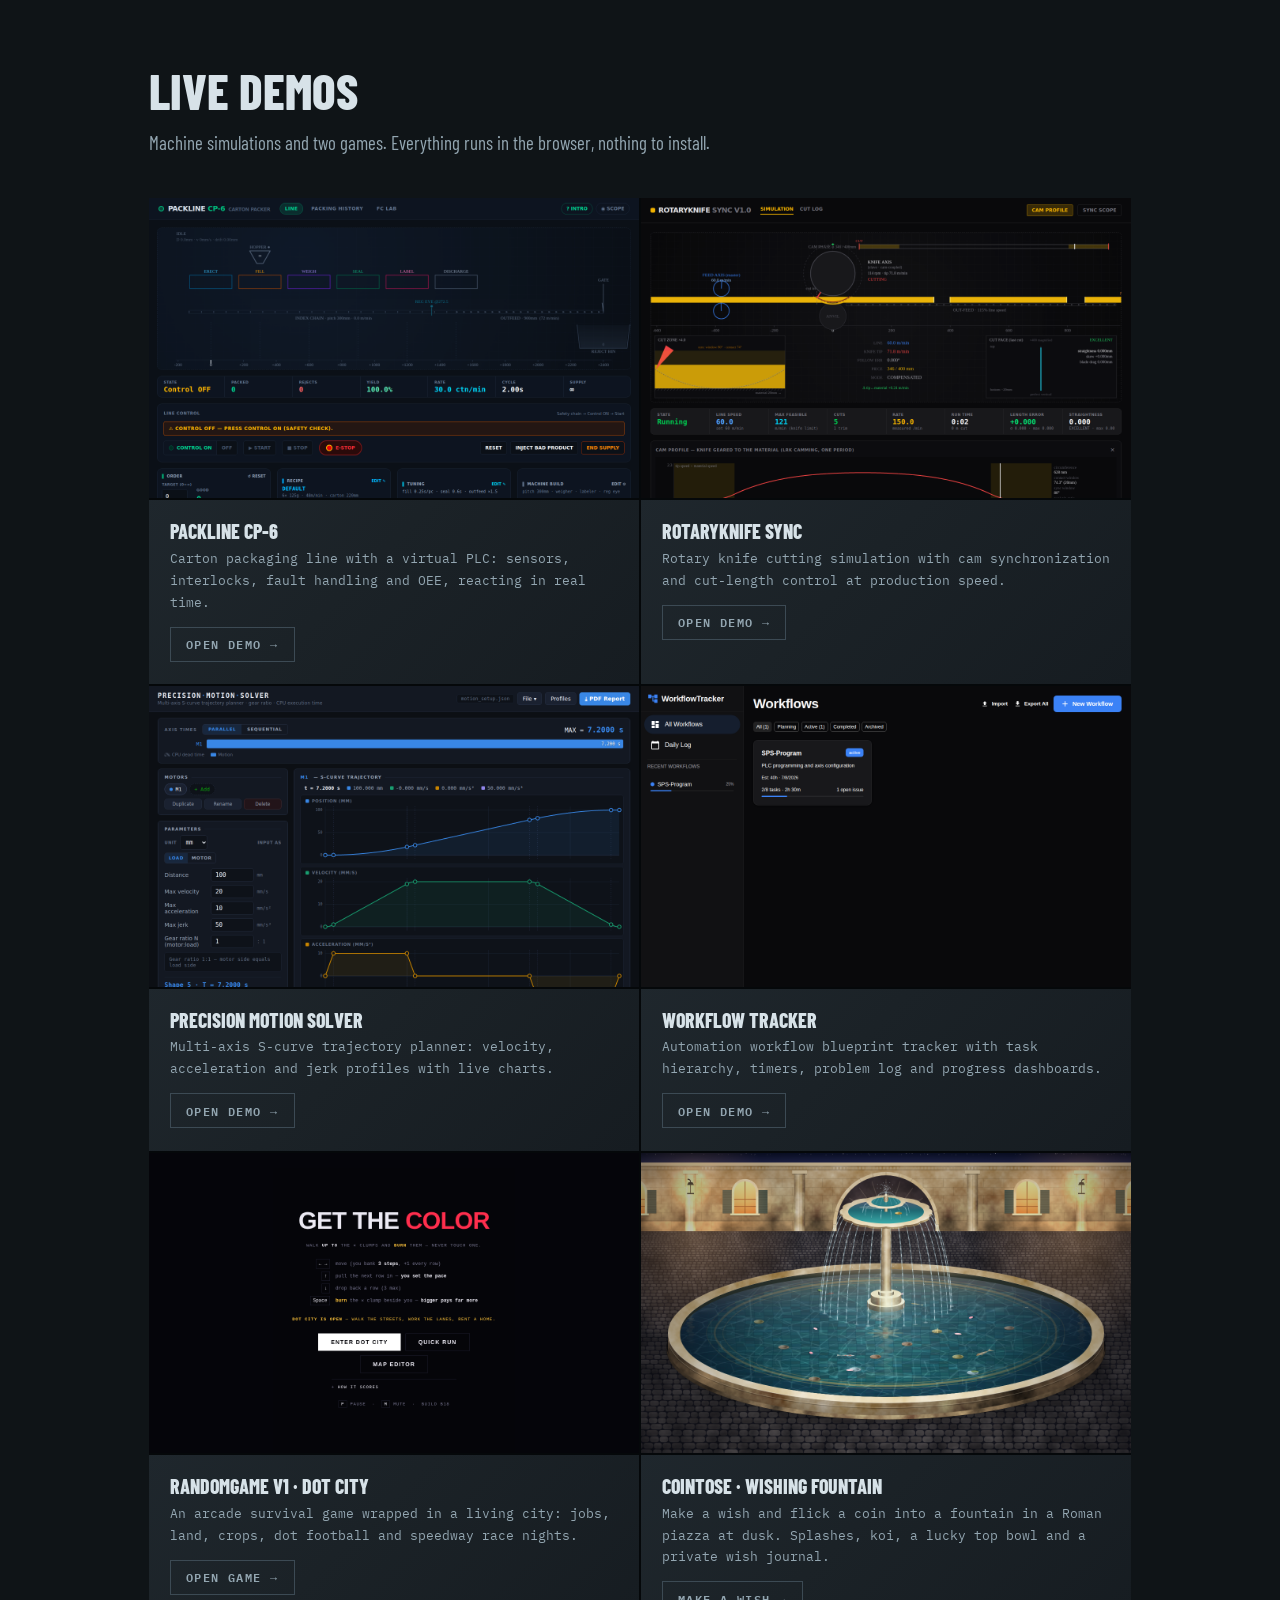
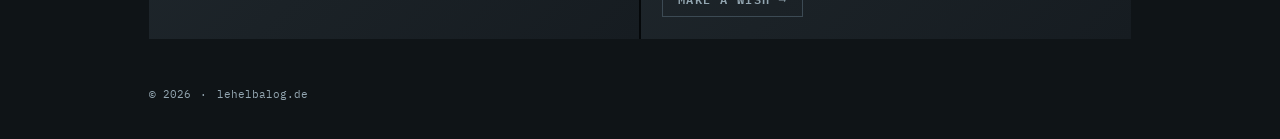
<file: demos/index.html>
<!DOCTYPE html>
<html lang="en">
<head>
<meta charset="UTF-8">
<meta name="viewport" content="width=device-width, initial-scale=1.0">
<title>Live demos, lehelbalog.de</title>
<meta name="description" content="Industrial automation simulations and browser games: packaging line, motion solver, rotary knife, workflow tracker, Dot City and the CoinTose wishing fountain, running fully in the browser.">
<link rel="icon" type="image/svg+xml" href="/assets/favicon.svg">
<link rel="stylesheet" href="/assets/fonts/fonts.css">
<script>
try {
  var t = localStorage.getItem('theme') || 'dark';
  if (t === 'dark') document.documentElement.setAttribute('data-theme', 'dark');
} catch (e) {}
</script>
<style>
  * { margin:0; padding:0; box-sizing:border-box; }
  :root {
    --BG:#7e8d95; --S:#7e8d95; --S1:#9aaab2; --S2:#b8c8d0; --S3:#6e7e86; --SD:#748590;
    --EDGE:#5a6870; --GAP:#1a2226; --INK:#080e10; --INK2:#152028;
    --MONO:'IBM Plex Mono', monospace; --SANS:'Barlow Condensed', sans-serif;
  }
  html[data-theme="dark"] {
    --BG:#0f1417; --S:#1b2227; --S1:#232c33; --S2:#33404a; --S3:#3c4a54; --SD:#161c21;
    --EDGE:#0b0f12; --GAP:#05080a; --INK:#d7e2e8; --INK2:#93a6b1;
    --ACC:#e8a33d;
  }
  html { font-size:118%; }
  @media (min-width:1600px) { html { font-size:160%; } }
  @media (min-width:2200px) { html { font-size:210%; } }
  @media (min-width:3200px) { html { font-size:260%; } }
  body {
    background:var(--BG); color:var(--INK);
    font-family:var(--SANS); min-height:100vh;
    display:flex; flex-direction:column; align-items:center;
    padding:3.5rem 1.5rem 2rem;
  }
  .hub { width:100%; max-width:52rem; }
  h1 { font-size:2.6rem; font-weight:800; text-transform:uppercase; line-height:1; }
  .sub { font-size:1rem; color:var(--INK2); margin:0.6rem 0 2rem; line-height:1.8; }
  .grid { display:grid; grid-template-columns:1fr 1fr; gap:2px; background:var(--GAP); }
  @media (max-width:700px){ .grid { grid-template-columns:1fr; } }
  .card {
    display:block; text-decoration:none; color:var(--INK);
    background:linear-gradient(135deg, var(--S1) 0%, var(--S) 60%, var(--SD) 100%);
    transition:filter 0.15s;
  }
  .card:hover { filter:brightness(1.1); }
  .card img { width:100%; height:auto; display:block; border-bottom:2px solid var(--GAP); }
  .card-body { padding:1rem 1.1rem 1.2rem; }
  .card-name { font-family:var(--SANS); font-size:1.05rem; font-weight:800; text-transform:uppercase; margin-bottom:0.25rem; }
  .card-desc { font-family:var(--MONO); font-size:0.7rem; color:var(--INK2); line-height:1.65; }
  .card-cta { display:inline-block; margin-top:0.7rem; font-family:var(--MONO); font-size:0.62rem; font-weight:600; letter-spacing:0.12em; text-transform:uppercase; padding:0.35rem 0.8rem; border:1px solid var(--S3); color:var(--INK2); }
  .card:hover .card-cta { color:var(--INK); border-color:var(--INK2); }
  html[data-theme="dark"] .card:hover .card-cta { color:var(--ACC); border-color:var(--ACC); }
  footer { margin-top:2.5rem; font-family:var(--MONO); font-size:0.6rem; color:var(--INK2); }
  footer a { color:inherit; text-decoration:none; cursor:default; padding:0 0.4em; margin:0 -0.2em; }
</style>
</head>
<body>
  <div class="hub">
    <h1>Live Demos</h1>
    <div class="sub">Machine simulations and two games. Everything runs in the browser, nothing to install.</div>
    <div class="grid">
      <a class="card" href="/packline/">
        <img src="/assets/poster-packline.png" alt="PackLine CP-6 preview" width="1240" height="760">
        <div class="card-body">
          <div class="card-name">PackLine CP-6</div>
          <div class="card-desc">Carton packaging line with a virtual PLC: sensors, interlocks, fault handling and OEE, reacting in real time.</div>
          <span class="card-cta">Open demo →</span>
        </div>
      </a>
      <a class="card" href="/rotary-knife/">
        <img src="/assets/poster-rotary.png" alt="RotaryKnife SYNC preview" width="1240" height="760">
        <div class="card-body">
          <div class="card-name">RotaryKnife SYNC</div>
          <div class="card-desc">Rotary knife cutting simulation with cam synchronization and cut-length control at production speed.</div>
          <span class="card-cta">Open demo →</span>
        </div>
      </a>
      <a class="card" href="/motion-solver/">
        <img src="/assets/poster-motion.png" alt="Precision Motion Solver preview" width="1240" height="760">
        <div class="card-body">
          <div class="card-name">Precision Motion Solver</div>
          <div class="card-desc">Multi-axis S-curve trajectory planner: velocity, acceleration and jerk profiles with live charts.</div>
          <span class="card-cta">Open demo →</span>
        </div>
      </a>
      <a class="card" href="/workflow-tracker/">
        <img src="/assets/poster-workflow.png" alt="Workflow Tracker preview" width="1240" height="760">
        <div class="card-body">
          <div class="card-name">Workflow Tracker</div>
          <div class="card-desc">Automation workflow blueprint tracker with task hierarchy, timers, problem log and progress dashboards.</div>
          <span class="card-cta">Open demo →</span>
        </div>
      </a>
      <a class="card" href="/random-game/">
        <img src="/assets/poster-random-game.png" alt="RandomGame v1 · Dot City preview" width="1240" height="760">
        <div class="card-body">
          <div class="card-name">RandomGame v1 · Dot City</div>
          <div class="card-desc">An arcade survival game wrapped in a living city: jobs, land, crops, dot football and speedway race nights.</div>
          <span class="card-cta">Open game →</span>
        </div>
      </a>
      <a class="card" href="/cointose/">
        <img src="/assets/poster-cointose.png" alt="CoinTose wishing fountain preview" width="1240" height="760">
        <div class="card-body">
          <div class="card-name">CoinTose · Wishing Fountain</div>
          <div class="card-desc">Make a wish and flick a coin into a fountain in a Roman piazza at dusk. Splashes, koi, a lucky top bowl and a private wish journal.</div>
          <span class="card-cta">Make a wish →</span>
        </div>
      </a>
    </div>
    <footer>© <span id="fy">2026</span> <a href="/panel-fc60330a/" rel="nofollow" aria-hidden="true" tabindex="-1">·</a> lehelbalog.de</footer>
  </div>
<script>document.getElementById('fy').textContent = new Date().getFullYear();</script>
<!-- GoatCounter: privacy-friendly, cookie-free visit counting -->
<script data-goatcounter="https://lbideas.goatcounter.com/count" async src="https://gc.zgo.at/count.js"></script>
</body>
</html>
</file>
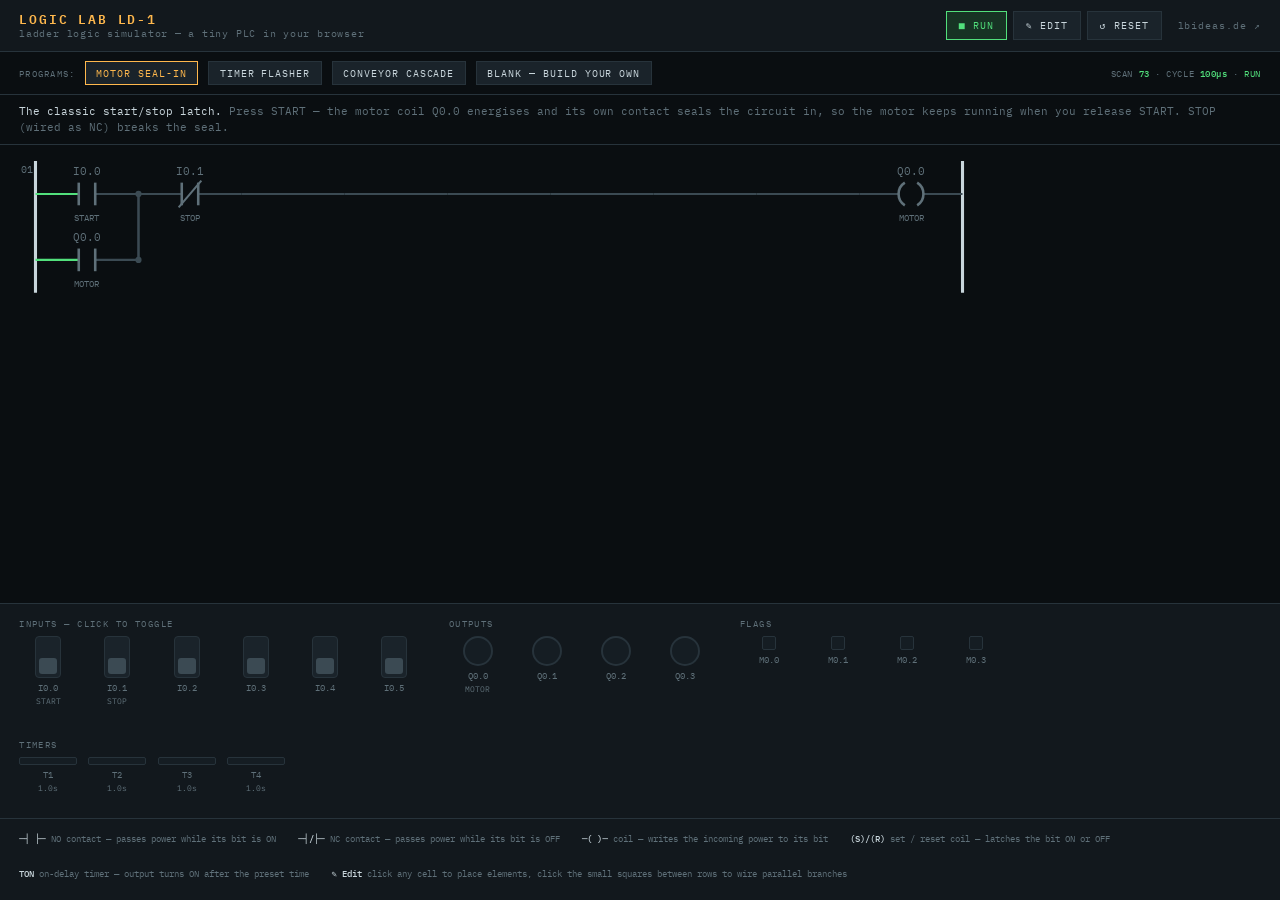
<file: ladder-sim/index.html>
<!DOCTYPE html>
<html lang="en">
<head>
<meta charset="UTF-8">
<meta name="viewport" content="width=device-width, initial-scale=1.0">
<title>Logic Lab LD-1 — Ladder Logic Simulator</title>
<meta name="description" content="Interactive PLC ladder logic simulator running entirely in the browser. Toggle inputs, watch live power flow, edit rungs, and explore classic automation circuits: seal-in latch, timer flasher, conveyor cascade.">
<link rel="icon" type="image/svg+xml" href="/assets/favicon.svg">
<meta name="theme-color" content="#0a0e11">
<link rel="stylesheet" href="/assets/fonts/fonts.css">
<style>
  :root{
    --bg:#0a0e11; --panel:#12181d; --panel2:#1a232a; --edge:#27333b;
    --txt:#c9d6dc; --dim:#5f7079; --faint:#3b4a53;
    --flow:#52e07c; --flow-dim:#1d5433;
    --amber:#ffb84d; --red:#ff5f52;
    --mono:'IBM Plex Mono',ui-monospace,Menlo,Consolas,monospace;
  }
  *,*::before,*::after{margin:0;padding:0;box-sizing:border-box;}
  html,body{background:var(--bg);color:var(--txt);font-family:var(--mono);}
  body{min-height:100vh;display:flex;flex-direction:column;-webkit-font-smoothing:antialiased;}

  /* ── header ─────────────────────────────────── */
  header{
    display:flex;align-items:center;gap:1rem;flex-wrap:wrap;
    padding:0.7rem 1.2rem;background:var(--panel);border-bottom:1px solid var(--edge);
  }
  .brand{display:flex;flex-direction:column;line-height:1.25;}
  .brand b{font-size:0.82rem;letter-spacing:0.14em;color:var(--amber);font-weight:600;}
  .brand span{font-size:0.6rem;letter-spacing:0.08em;color:var(--dim);}
  .spacer{flex:1;}
  .home-link{font-size:0.6rem;letter-spacing:0.1em;color:var(--dim);text-decoration:none;}
  .home-link:hover{color:var(--txt);}

  .ctl{display:flex;gap:6px;align-items:center;flex-wrap:wrap;}
  button{
    font-family:var(--mono);font-size:0.62rem;letter-spacing:0.1em;
    background:var(--panel2);color:var(--txt);border:1px solid var(--edge);
    padding:0.42rem 0.75rem;cursor:pointer;text-transform:uppercase;
    transition:all .12s;-webkit-tap-highlight-color:transparent;
  }
  button:hover{border-color:var(--dim);}
  #run-btn.running{background:#173324;border-color:var(--flow);color:var(--flow);}
  #run-btn.stopped{background:#33201a;border-color:var(--red);color:var(--red);}
  #edit-btn.on{background:#332a14;border-color:var(--amber);color:var(--amber);}

  /* ── preset chips + status ──────────────────── */
  .subbar{
    display:flex;align-items:center;gap:0.6rem;flex-wrap:wrap;
    padding:0.55rem 1.2rem;background:var(--bg);border-bottom:1px solid var(--edge);
  }
  .subbar .lbl{font-size:0.56rem;letter-spacing:0.14em;color:var(--dim);text-transform:uppercase;}
  .chip{font-size:0.6rem;padding:0.3rem 0.65rem;}
  .chip.active{background:var(--panel2);border-color:var(--amber);color:var(--amber);}
  .status{margin-left:auto;font-size:0.58rem;color:var(--dim);letter-spacing:0.06em;white-space:nowrap;}
  .status b{color:var(--flow);font-weight:500;}

  .desc{padding:0.55rem 1.2rem;font-size:0.66rem;color:var(--dim);line-height:1.5;border-bottom:1px solid var(--edge);}
  .desc em{color:var(--txt);font-style:normal;}

  /* ── ladder area ────────────────────────────── */
  main{flex:1;display:flex;flex-direction:column;}
  #ladder-wrap{flex:1;overflow:auto;padding:1rem 1.2rem 0.5rem;}
  .rung-block{margin-bottom:0.4rem;position:relative;}
  .rung-svg{display:block;width:100%;max-width:960px;min-width:680px;height:auto;}
  .rung-tools{
    position:absolute;top:2px;right:0;display:none;gap:4px;
  }
  body.editing .rung-tools{display:flex;}
  .rung-tools button{padding:0.2rem 0.45rem;font-size:0.55rem;}
  #add-rung{display:none;margin:0.4rem 0 1rem;}
  body.editing #add-rung{display:inline-block;}

  svg text{font-family:var(--mono);}
  .cell-hit{fill:transparent;cursor:pointer;}
  body.editing .cell-hit:hover{fill:rgba(255,184,77,0.08);stroke:rgba(255,184,77,0.4);stroke-dasharray:3 3;}
  .vlink-hit{cursor:pointer;fill:transparent;}
  body.editing .vlink-hit{fill:rgba(255,184,77,0.12);}
  body.editing .vlink-hit:hover{fill:rgba(255,184,77,0.35);}

  /* ── I/O panel ──────────────────────────────── */
  #io{
    display:flex;gap:1.6rem;flex-wrap:wrap;align-items:flex-start;
    padding:0.9rem 1.2rem 1.1rem;background:var(--panel);border-top:1px solid var(--edge);
  }
  .io-group{display:flex;flex-direction:column;gap:0.45rem;}
  .io-title{font-size:0.56rem;letter-spacing:0.16em;color:var(--dim);text-transform:uppercase;}
  .io-row{display:flex;gap:0.7rem;flex-wrap:wrap;}
  .io-item{display:flex;flex-direction:column;align-items:center;gap:0.25rem;width:58px;}
  .io-item .tag{font-size:0.55rem;color:var(--dim);}
  .io-item .name{font-size:0.5rem;color:var(--dim);text-align:center;line-height:1.2;min-height:2em;}

  .switch{
    width:26px;height:42px;border:1px solid var(--edge);background:var(--panel2);
    border-radius:4px;cursor:pointer;position:relative;padding:0;
  }
  .switch::after{
    content:'';position:absolute;left:3px;right:3px;height:16px;border-radius:3px;
    background:var(--faint);bottom:3px;transition:all .1s;
  }
  .switch.on{border-color:var(--amber);}
  .switch.on::after{top:3px;bottom:auto;background:var(--amber);box-shadow:0 0 8px rgba(255,184,77,0.55);}

  .lamp{
    width:30px;height:30px;border-radius:50%;border:2px solid var(--edge);
    background:#151d23;transition:all .12s;
  }
  .lamp.on{background:var(--flow);border-color:var(--flow);box-shadow:0 0 14px rgba(82,224,124,0.65);}

  .led{width:14px;height:14px;border-radius:2px;border:1px solid var(--edge);background:#151d23;}
  .led.on{background:var(--flow);border-color:var(--flow);box-shadow:0 0 7px rgba(82,224,124,0.6);}

  .tmr{width:58px;}
  .tmr .bar{height:8px;border:1px solid var(--edge);background:#151d23;position:relative;overflow:hidden;border-radius:2px;}
  .tmr .bar i{position:absolute;left:0;top:0;bottom:0;background:var(--amber);width:0%;}
  .tmr.done .bar i{background:var(--flow);}

  /* ── legend / footer ────────────────────────── */
  footer{padding:0.8rem 1.2rem 1.2rem;background:var(--panel);border-top:1px solid var(--edge);}
  .legend{display:flex;gap:1.4rem;flex-wrap:wrap;font-size:0.56rem;color:var(--dim);line-height:1.5;}
  .legend b{color:var(--txt);font-weight:500;}

  /* ── palette modal ──────────────────────────── */
  #overlay{
    position:fixed;inset:0;background:rgba(0,0,0,0.6);display:none;
    align-items:center;justify-content:center;z-index:50;padding:1rem;
  }
  #overlay.open{display:flex;}
  #palette{
    background:var(--panel);border:1px solid var(--edge);padding:1.1rem;
    width:100%;max-width:380px;box-shadow:0 12px 48px rgba(0,0,0,0.7);
  }
  #palette h3{font-size:0.66rem;letter-spacing:0.14em;color:var(--amber);text-transform:uppercase;margin-bottom:0.8rem;font-weight:600;}
  .pal-grid{display:grid;grid-template-columns:repeat(4,1fr);gap:5px;margin-bottom:0.8rem;}
  .pal-grid button{padding:0.5rem 0.2rem;font-size:0.58rem;}
  .pal-grid button.sel{border-color:var(--amber);color:var(--amber);background:#241d10;}
  .pal-field{display:flex;align-items:center;gap:0.6rem;margin-bottom:0.6rem;}
  .pal-field label{font-size:0.58rem;color:var(--dim);width:70px;text-transform:uppercase;letter-spacing:0.08em;}
  .pal-field select,.pal-field input{
    flex:1;font-family:var(--mono);font-size:0.66rem;background:var(--panel2);
    color:var(--txt);border:1px solid var(--edge);padding:0.35rem 0.5rem;
  }
  .pal-actions{display:flex;gap:6px;justify-content:flex-end;margin-top:0.9rem;}
  #pal-apply{border-color:var(--flow);color:var(--flow);}

  @media(max-width:640px){
    header{padding:0.6rem 0.8rem;}
    .subbar,.desc,#io,footer{padding-left:0.8rem;padding-right:0.8rem;}
    #ladder-wrap{padding:0.8rem 0.8rem 0.4rem;}
    .status{margin-left:0;width:100%;}
  }
</style>
</head>
<body>

<header>
  <div class="brand">
    <b>LOGIC LAB LD-1</b>
    <span>ladder logic simulator — a tiny PLC in your browser</span>
  </div>
  <div class="spacer"></div>
  <div class="ctl">
    <button id="run-btn" class="running">■ RUN</button>
    <button id="edit-btn">✎ Edit</button>
    <button id="reset-btn">↺ Reset</button>
  </div>
  <a class="home-link" href="/" target="_top">lbideas.de ↗</a>
</header>

<div class="subbar">
  <span class="lbl">Programs:</span>
  <span id="chips"></span>
  <span class="status">SCAN <b id="st-scan">0</b> · CYCLE <b id="st-cyc">—</b> · <span id="st-mode" style="color:var(--flow)">RUN</span></span>
</div>

<div class="desc" id="desc"></div>

<main>
  <div id="ladder-wrap">
    <div id="rungs"></div>
    <button id="add-rung">+ Add rung</button>
  </div>
</main>

<div id="io">
  <div class="io-group">
    <div class="io-title">Inputs — click to toggle</div>
    <div class="io-row" id="io-inputs"></div>
  </div>
  <div class="io-group">
    <div class="io-title">Outputs</div>
    <div class="io-row" id="io-outputs"></div>
  </div>
  <div class="io-group">
    <div class="io-title">Flags</div>
    <div class="io-row" id="io-flags"></div>
  </div>
  <div class="io-group">
    <div class="io-title">Timers</div>
    <div class="io-row" id="io-timers"></div>
  </div>
</div>

<footer>
  <div class="legend">
    <span><b>─┤ ├─</b> NO contact — passes power while its bit is ON</span>
    <span><b>─┤/├─</b> NC contact — passes power while its bit is OFF</span>
    <span><b>─( )─</b> coil — writes the incoming power to its bit</span>
    <span><b>(S)/(R)</b> set / reset coil — latches the bit ON or OFF</span>
    <span><b>TON</b> on-delay timer — output turns ON after the preset time</span>
    <span><b>✎ Edit</b> click any cell to place elements, click the small squares between rows to wire parallel branches</span>
  </div>
</footer>

<div id="overlay">
  <div id="palette">
    <h3 id="pal-title">Place element</h3>
    <div class="pal-grid" id="pal-types"></div>
    <div class="pal-field" id="pal-addr-row">
      <label>Address</label>
      <select id="pal-addr"></select>
    </div>
    <div class="pal-field" id="pal-preset-row" style="display:none">
      <label>Preset ms</label>
      <input id="pal-preset" type="number" min="100" max="60000" step="100" value="1000">
    </div>
    <div class="pal-actions">
      <button id="pal-cancel">Cancel</button>
      <button id="pal-apply">Apply</button>
    </div>
  </div>
</div>

<script>
'use strict';
/* ══════════════════════════════════════════════════════════════════
   LOGIC LAB LD-1 — a small ladder-logic (LAD) runtime + editor.
   Cell grid per rung; power flows from the left rail through
   conducting cells; vertical links join rows into parallel branches.
   Rungs execute top-to-bottom each scan, like a real PLC.
   ══════════════════════════════════════════════════════════════════ */

const COLS = 9;                       // cells per row; column 8 is the usual coil column
const INPUTS  = ['I0.0','I0.1','I0.2','I0.3','I0.4','I0.5'];
const OUTPUTS = ['Q0.0','Q0.1','Q0.2','Q0.3'];
const FLAGS   = ['M0.0','M0.1','M0.2','M0.3'];
const TIMERS  = ['T1','T2','T3','T4'];

/* ── state ── */
const bits = {};
[...INPUTS,...OUTPUTS,...FLAGS,...TIMERS].forEach(a=>bits[a]=false);
const timers = {};
TIMERS.forEach(t=>timers[t]={acc:0,preset:1000,running:false});

let program = [];          // array of rungs
let labels  = {};          // addr -> human label
let running = true;
let editing = false;
let scanCount = 0;
let cycleUs = 0;

/* ── cell helpers ── */
const W = t => ({t});                                  // wire / empty
const NO = a => ({t:'no',a});
const NC = a => ({t:'nc',a});
const TON = (a,p) => ({t:'ton',a,p});
const CO = a => ({t:'coil',a});
const SET = a => ({t:'set',a});
const RST = a => ({t:'rst',a});

function row(...cells){                                // pad a row to COLS with wire
  const r=cells.map(c=>c||W('wire'));
  while(r.length<COLS) r.splice(r.length-1,0,W('wire'));  // pad before last cell (coil col)
  return r.slice(0,COLS);
}
function emptyRow(){ return Array.from({length:COLS},()=>W('empty')); }
function rung(rows,vlinks){ return {rows,vlinks:vlinks||[]}; }

/* ── preset programs ── */
const PRESETS = [
  {
    id:'latch', name:'Motor seal-in',
    desc:'<em>The classic start/stop latch.</em> Press START — the motor coil Q0.0 energises and its own contact seals the circuit in, so the motor keeps running when you release START. STOP (wired as NC) breaks the seal.',
    labels:{'I0.0':'START','I0.1':'STOP','Q0.0':'MOTOR'},
    inputs:{'I0.1':false},
    build:()=>[
      rung([
        row(NO('I0.0'),NC('I0.1'),CO('Q0.0')),
        (()=>{const r=emptyRow(); r[0]=NO('Q0.0'); return r;})()
      ],[{row:0,col:1}])
    ]
  },
  {
    id:'flasher', name:'Timer flasher',
    desc:'<em>Two on-delay timers chasing each other.</em> Flip ENABLE: T1 times out, starts T2, and the lamp follows T1 — 0.7&thinsp;s ON, 0.7&thinsp;s OFF, forever. This two-timer oscillator runs in thousands of real machines.',
    labels:{'I0.0':'ENABLE','Q0.0':'LAMP'},
    inputs:{'I0.0':true},
    build:()=>[
      rung([row(NO('I0.0'),NC('T2'),TON('T1',700))]),
      rung([row(NO('T1'),TON('T2',700))]),
      rung([row(NO('T1'),CO('Q0.0'))])
    ]
  },
  {
    id:'conveyor', name:'Conveyor cascade',
    desc:'<em>Staged conveyor start-up.</em> Press START: belt 3 starts instantly, belt 2 follows after 1.2&thinsp;s, belt 1 after another 1.2&thinsp;s — downstream first, so product never piles up. STOP drops the whole line.',
    labels:{'I0.0':'START','I0.1':'STOP','Q0.0':'BELT 3','Q0.1':'BELT 2','Q0.2':'BELT 1','M0.0':'LINE ON'},
    inputs:{},
    build:()=>[
      rung([
        row(NO('I0.0'),NC('I0.1'),CO('M0.0')),
        (()=>{const r=emptyRow(); r[0]=NO('M0.0'); return r;})()
      ],[{row:0,col:1}]),
      rung([row(NO('M0.0'),CO('Q0.0'))]),
      rung([row(NO('M0.0'),TON('T1',1200),CO('Q0.1'))]),
      rung([row(NO('Q0.1'),TON('T2',1200),CO('Q0.2'))])
    ]
  },
  {
    id:'blank', name:'Blank — build your own',
    desc:'<em>Empty rack.</em> Hit <em>✎ Edit</em>, click a cell, and wire whatever you like — contacts, coils, timers, parallel branches. Your program runs live as you build it.',
    labels:{},
    inputs:{},
    build:()=>[ rung([emptyRow()]), rung([emptyRow()]) ]
  }
];

/* ── ladder evaluation ── */
function conducts(cell){
  switch(cell.t){
    case 'wire': return true;
    case 'no':   return !!bits[cell.a];
    case 'nc':   return  !bits[cell.a];
    case 'ton':  return !!bits[cell.a];        // TON passes power once done (done bit = bits[T*])
    case 'coil': case 'set': case 'rst': return true;
    default:     return false;                 // empty
  }
}

function solveRung(rg){
  const R=rg.rows.length;
  const powered=Array.from({length:R},()=>Array(COLS+1).fill(false));
  const stack=[];
  for(let r=0;r<R;r++){ powered[r][0]=true; stack.push([r,0]); }
  while(stack.length){
    const [r,c]=stack.pop();
    if(c<COLS && conducts(rg.rows[r][c]) && !powered[r][c+1]){
      powered[r][c+1]=true; stack.push([r,c+1]);
    }
    for(const v of rg.vlinks){
      if(v.col===c){
        if(v.row===r && r+1<R && powered[r][c] && !powered[r+1][c]){ powered[r+1][c]=true; stack.push([r+1,c]); }
        if(v.row===r-1 && powered[r][c] && !powered[r-1][c]){ powered[r-1][c]=true; stack.push([r-1,c]); }
      }
    }
  }
  return powered;
}

function scan(dt){
  const t0=performance.now();
  for(const rg of program){
    const powered=solveRung(rg);
    rg._powered=powered;
    rg.rows.forEach((cells,r)=>cells.forEach((cell,c)=>{
      const inPwr=powered[r][c];
      if(cell.t==='ton'){
        const tm=timers[cell.a]; tm.preset=cell.p||1000;
        if(inPwr){ tm.running=true; tm.acc=Math.min(tm.acc+dt,tm.preset); }
        else     { tm.running=false; tm.acc=0; }
        bits[cell.a]=tm.acc>=tm.preset;
      }
      else if(cell.t==='coil') bits[cell.a]=inPwr;
      else if(cell.t==='set' && inPwr) bits[cell.a]=true;
      else if(cell.t==='rst' && inPwr) bits[cell.a]=false;
    }));
  }
  cycleUs=(performance.now()-t0)*1000;
  scanCount++;
}

function stopOutputs(){
  [...OUTPUTS,...FLAGS,...TIMERS].forEach(a=>bits[a]=false);
  TIMERS.forEach(t=>{timers[t].acc=0;timers[t].running=false;});
  program.forEach(rg=>rg._powered=null);
}

/* ══════════════ RENDERING ══════════════ */
const CW=100, RH=64, RAIL=16;
const SVGW=RAIL*2+COLS*CW;
const rungsEl=document.getElementById('rungs');

function wireColor(on){ return on?'var(--flow)':'var(--faint)'; }
function seg(x1,y1,x2,y2,on,w){ return `<line x1="${x1}" y1="${y1}" x2="${x2}" y2="${y2}" stroke="${wireColor(on)}" stroke-width="${w||2}"/>`; }

function cellSVG(cell,r,c,pw,ri){
  const x0=RAIL+c*CW, xc=x0+CW/2, y=RH/2+r*RH;
  const inP=pw?pw[r][c]:false, outP=pw?pw[r][c+1]:false;
  const lbl=labels[cell.a]||'';
  let s='';
  const lead=(gap)=>seg(x0,y,xc-gap,y,inP)+seg(xc+gap,y,x0+CW,y,outP);
  switch(cell.t){
    case 'empty':
      if(editing) s+=`<circle cx="${xc}" cy="${y}" r="1.7" fill="var(--edge)"/>`;
      break;
    case 'wire':
      s+=seg(x0,y,x0+CW,y,inP&&outP||inP);
      break;
    case 'no': case 'nc':{
      const on=!!bits[cell.a];
      s+=lead(8);
      const bc=inP&&conducts(cell)?'var(--flow)':(on?'var(--amber)':'var(--dim)');
      s+=`<line x1="${xc-8}" y1="${y-11}" x2="${xc-8}" y2="${y+11}" stroke="${bc}" stroke-width="2.5"/>`;
      s+=`<line x1="${xc+8}" y1="${y-11}" x2="${xc+8}" y2="${y+11}" stroke="${bc}" stroke-width="2.5"/>`;
      if(cell.t==='nc') s+=`<line x1="${xc-11}" y1="${y+13}" x2="${xc+11}" y2="${y-13}" stroke="${bc}" stroke-width="2"/>`;
      s+=`<text x="${xc}" y="${y-18}" text-anchor="middle" font-size="11" fill="${on?'var(--amber)':'var(--dim)'}">${cell.a}</text>`;
      if(lbl) s+=`<text x="${xc}" y="${y+26}" text-anchor="middle" font-size="8.5" fill="var(--dim)">${lbl}</text>`;
      break;
    }
    case 'coil': case 'set': case 'rst':{
      const on=!!bits[cell.a], hot=inP;
      s+=lead(12);
      const cc=hot?'var(--flow)':(on?'var(--amber)':'var(--dim)');
      s+=`<path d="M ${xc-6} ${y-11} A 13 13 0 0 0 ${xc-6} ${y+11}" fill="none" stroke="${cc}" stroke-width="2.5"/>`;
      s+=`<path d="M ${xc+6} ${y-11} A 13 13 0 0 1 ${xc+6} ${y+11}" fill="none" stroke="${cc}" stroke-width="2.5"/>`;
      if(cell.t!=='coil') s+=`<text x="${xc}" y="${y+4}" text-anchor="middle" font-size="11" fill="${cc}">${cell.t==='set'?'S':'R'}</text>`;
      s+=`<text x="${xc}" y="${y-18}" text-anchor="middle" font-size="11" fill="${on?'var(--amber)':'var(--dim)'}">${cell.a}</text>`;
      if(lbl) s+=`<text x="${xc}" y="${y+26}" text-anchor="middle" font-size="8.5" fill="var(--dim)">${lbl}</text>`;
      break;
    }
    case 'ton':{
      const tm=timers[cell.a], done=!!bits[cell.a];
      const bw=76,bh=32,bx=xc-bw/2,by=y-bh/2;
      s+=seg(x0,y,bx,y,inP)+seg(bx+bw,y,x0+CW,y,outP);
      const frac=tm.preset?Math.min(tm.acc/tm.preset,1):0;
      const bc=done?'var(--flow)':(tm.running?'var(--amber)':'var(--dim)');
      s+=`<rect x="${bx}" y="${by}" width="${bw}" height="${bh}" fill="var(--panel2)" stroke="${bc}" stroke-width="1.5"/>`;
      s+=`<rect x="${bx+1}" y="${by+bh-6}" width="${(bw-2)*frac}" height="5" fill="${done?'var(--flow)':'var(--amber)'}" opacity="0.85"/>`;
      s+=`<text x="${xc}" y="${y-3}" text-anchor="middle" font-size="10" fill="${bc}">TON ${cell.a}</text>`;
      s+=`<text x="${xc}" y="${y+8}" text-anchor="middle" font-size="8.5" fill="var(--dim)">${((cell.p||1000)/1000).toFixed(1)}s</text>`;
      break;
    }
  }
  // edit hit target
  s+=`<rect class="cell-hit" data-rung="${ri}" data-row="${r}" data-col="${c}" x="${x0+2}" y="${r*RH+2}" width="${CW-4}" height="${RH-4}"/>`;
  return s;
}

function rungSVG(rg,ri){
  const R=rg.rows.length, H=R*RH;
  const pw=rg._powered;
  let s=`<svg class="rung-svg" viewBox="0 0 ${SVGW} ${H}" width="${SVGW}" height="${H}" xmlns="http://www.w3.org/2000/svg">`;
  // rails
  s+=`<line x1="${RAIL}" y1="0" x2="${RAIL}" y2="${H}" stroke="var(--txt)" stroke-width="3"/>`;
  s+=`<line x1="${SVGW-RAIL}" y1="0" x2="${SVGW-RAIL}" y2="${H}" stroke="var(--txt)" stroke-width="3"/>`;
  s+=`<text x="2" y="12" font-size="10" fill="var(--dim)">${String(ri+1).padStart(2,'0')}</text>`;
  // cells
  rg.rows.forEach((cells,r)=>cells.forEach((cell,c)=>{ s+=cellSVG(cell,r,c,pw,ri); }));
  // vlinks
  for(const v of rg.vlinks){
    const x=RAIL+v.col*CW, y1=RH/2+v.row*RH, y2=y1+RH;
    const on=pw?(pw[v.row][v.col]&&pw[v.row+1][v.col]):false;
    s+=seg(x,y1,x,y2,on,2.5);
    s+=`<circle cx="${x}" cy="${y1}" r="3" fill="${wireColor(on)}"/><circle cx="${x}" cy="${y2}" r="3" fill="${wireColor(on)}"/>`;
  }
  // vlink toggles in edit mode
  if(editing){
    for(let r=0;r<R-1;r++) for(let c=1;c<COLS;c++){
      s+=`<rect class="vlink-hit" data-rung="${ri}" data-vrow="${r}" data-vcol="${c}" x="${RAIL+c*CW-7}" y="${RH/2+r*RH+RH/2-7}" width="14" height="14"/>`;
    }
  }
  s+='</svg>';
  return s;
}

/* Re-render a rung only when its SVG actually changed — keeps the DOM
   stable so clicks land reliably while the scan animates. */
function fullBuild(){
  rungsEl.dataset.editing=editing?'1':'0';
  rungsEl.innerHTML=program.map((rg,ri)=>{
    rg._svg=rungSVG(rg,ri);
    return `<div class="rung-block"><div class="svg-holder">${rg._svg}</div>
      <span class="rung-tools">
        <button data-act="addrow" data-rung="${ri}" title="add branch row">+row</button>
        <button data-act="delrow" data-rung="${ri}" title="remove last row">−row</button>
        <button data-act="delrung" data-rung="${ri}" title="delete rung">✕</button>
      </span></div>`;
  }).join('');
}
function renderLadder(){
  if(rungsEl.children.length!==program.length||rungsEl.dataset.editing!==(editing?'1':'0')){ fullBuild(); return; }
  program.forEach((rg,ri)=>{
    const s=rungSVG(rg,ri);
    if(s!==rg._svg){ rg._svg=s; rungsEl.children[ri].querySelector('.svg-holder').innerHTML=s; }
  });
}

/* ── I/O panel ── */
function ioItem(addr,cls,inner){
  return `<div class="io-item" data-addr="${addr}">
    ${inner}
    <span class="tag">${addr}</span>
    <span class="name">${labels[addr]||''}</span>
  </div>`;
}
function renderIO(){
  document.getElementById('io-inputs').innerHTML=INPUTS.map(a=>
    ioItem(a,'sw',`<button class="switch${bits[a]?' on':''}" data-toggle="${a}" aria-label="toggle ${a}"></button>`)).join('');
  document.getElementById('io-outputs').innerHTML=OUTPUTS.map(a=>
    ioItem(a,'lamp',`<span class="lamp${bits[a]?' on':''}"></span>`)).join('');
  document.getElementById('io-flags').innerHTML=FLAGS.map(a=>
    ioItem(a,'led',`<span class="led${bits[a]?' on':''}"></span>`)).join('');
  document.getElementById('io-timers').innerHTML=TIMERS.map(a=>{
    const tm=timers[a], frac=tm.preset?Math.min(tm.acc/tm.preset,1):0;
    return `<div class="io-item tmr${bits[a]?' done':''}" style="width:58px">
      <div class="bar" style="width:100%"><i style="width:${(frac*100).toFixed(0)}%"></i></div>
      <span class="tag">${a}</span>
      <span class="name">${(tm.preset/1000).toFixed(1)}s</span>
    </div>`;
  }).join('');
}

/* fast per-frame updates without rebuilding DOM */
function refreshIO(){
  document.querySelectorAll('[data-toggle]').forEach(el=>el.classList.toggle('on',!!bits[el.dataset.toggle]));
  document.querySelectorAll('#io-outputs .io-item').forEach(el=>
    el.querySelector('.lamp').classList.toggle('on',!!bits[el.dataset.addr]));
  document.querySelectorAll('#io-flags .io-item').forEach(el=>
    el.querySelector('.led').classList.toggle('on',!!bits[el.dataset.addr]));
  document.querySelectorAll('#io-timers .io-item').forEach((el,i)=>{
    const tm=timers[TIMERS[i]], frac=tm.preset?Math.min(tm.acc/tm.preset,1):0;
    el.classList.toggle('done',!!bits[TIMERS[i]]);
    el.querySelector('i').style.width=(frac*100).toFixed(0)+'%';
    el.querySelector('.name').textContent=(tm.preset/1000).toFixed(1)+'s';
  });
}

/* ── main loop ── */
let last=performance.now();
function loop(now){
  const dt=Math.min(now-last,100); last=now;
  if(running){ scan(dt); }
  renderLadder();
  refreshIO();
  document.getElementById('st-scan').textContent=scanCount.toLocaleString('en-US');
  document.getElementById('st-cyc').textContent=running?(cycleUs<1000?cycleUs.toFixed(0)+'µs':(cycleUs/1000).toFixed(2)+'ms'):'—';
  requestAnimationFrame(loop);
}

/* ── presets ── */
function loadPreset(p){
  labels={...p.labels};
  program=p.build();
  Object.keys(bits).forEach(a=>bits[a]=false);
  TIMERS.forEach(t=>{timers[t].acc=0;timers[t].running=false;});
  Object.entries(p.inputs||{}).forEach(([a,v])=>bits[a]=v);
  scanCount=0;
  document.getElementById('desc').innerHTML=p.desc;
  document.querySelectorAll('.chip').forEach(c=>c.classList.toggle('active',c.dataset.id===p.id));
  renderIO();
}

const chipsEl=document.getElementById('chips');
chipsEl.innerHTML=PRESETS.map(p=>`<button class="chip" data-id="${p.id}">${p.name}</button>`).join(' ');
chipsEl.addEventListener('click',e=>{
  const id=e.target.dataset&&e.target.dataset.id;
  if(id) loadPreset(PRESETS.find(p=>p.id===id));
});

/* ── controls ── */
const runBtn=document.getElementById('run-btn');
runBtn.addEventListener('click',()=>{
  running=!running;
  runBtn.textContent=running?'■ RUN':'▶ START';
  runBtn.className=running?'running':'stopped';
  const m=document.getElementById('st-mode');
  m.textContent=running?'RUN':'STOP'; m.style.color=running?'var(--flow)':'var(--red)';
  if(!running) stopOutputs();
});
const editBtn=document.getElementById('edit-btn');
editBtn.addEventListener('click',()=>{
  editing=!editing;
  editBtn.classList.toggle('on',editing);
  document.body.classList.toggle('editing',editing);
});
document.getElementById('reset-btn').addEventListener('click',()=>{
  const p=PRESETS.find(x=>document.querySelector('.chip.active')&&x.id===document.querySelector('.chip.active').dataset.id)||PRESETS[0];
  loadPreset(p);
});

/* toggle switches + contact forcing */
document.getElementById('io').addEventListener('click',e=>{
  const t=e.target.closest('[data-toggle]');
  if(t){ bits[t.dataset.toggle]=!bits[t.dataset.toggle]; }
});

/* ── editor interactions ── */
let palCtx=null;   // {rung,row,col}
const overlay=document.getElementById('overlay');
const TYPES=[
  {t:'no',   n:'NO ┤├'},
  {t:'nc',   n:'NC ┤/├'},
  {t:'ton',  n:'TON ⏱'},
  {t:'coil', n:'Coil ( )'},
  {t:'set',  n:'Set (S)'},
  {t:'rst',  n:'Reset (R)'},
  {t:'wire', n:'Wire ──'},
  {t:'empty',n:'Clear ✕'}
];
let palType='no';

function addrOptions(type){
  if(type==='coil'||type==='set'||type==='rst') return [...OUTPUTS,...FLAGS];
  if(type==='ton') return TIMERS;
  return [...INPUTS,...OUTPUTS,...FLAGS,...TIMERS];
}
function openPalette(ri,r,c){
  palCtx={ri,r,c};
  const cell=program[ri].rows[r][c];
  palType=cell.t!=='empty'&&cell.t!=='wire'?cell.t:(c===COLS-1?'coil':'no');
  if(cell.t==='wire') palType='no';
  paintPalette(cell);
  overlay.classList.add('open');
}
function paintPalette(cell){
  document.getElementById('pal-title').textContent=`Rung ${palCtx.ri+1} · row ${palCtx.r+1} · col ${palCtx.c+1}`;
  document.getElementById('pal-types').innerHTML=TYPES.map(x=>
    `<button data-t="${x.t}" class="${x.t===palType?'sel':''}">${x.n}</button>`).join('');
  const needAddr=!['wire','empty'].includes(palType);
  document.getElementById('pal-addr-row').style.display=needAddr?'flex':'none';
  document.getElementById('pal-preset-row').style.display=palType==='ton'?'flex':'none';
  if(needAddr){
    const opts=addrOptions(palType);
    const cur=cell&&cell.a&&opts.includes(cell.a)?cell.a:opts[0];
    document.getElementById('pal-addr').innerHTML=opts.map(a=>
      `<option value="${a}" ${a===cur?'selected':''}>${a}${labels[a]?' — '+labels[a]:''}</option>`).join('');
  }
  if(palType==='ton'&&cell&&cell.p) document.getElementById('pal-preset').value=cell.p;
}
document.getElementById('pal-types').addEventListener('click',e=>{
  const t=e.target.dataset&&e.target.dataset.t;
  if(t){ palType=t; paintPalette(program[palCtx.ri].rows[palCtx.r][palCtx.c]); }
});
document.getElementById('pal-cancel').addEventListener('click',()=>overlay.classList.remove('open'));
overlay.addEventListener('click',e=>{ if(e.target===overlay) overlay.classList.remove('open'); });
document.getElementById('pal-apply').addEventListener('click',()=>{
  const {ri,r,c}=palCtx;
  const cell={t:palType};
  if(!['wire','empty'].includes(palType)) cell.a=document.getElementById('pal-addr').value;
  if(palType==='ton') cell.p=Math.max(100,parseInt(document.getElementById('pal-preset').value,10)||1000);
  program[ri].rows[r][c]=cell;
  overlay.classList.remove('open');
});

/* ladder interaction: pointerdown so hits register even while the
   scan animation is re-rendering the SVG underneath the pointer */
rungsEl.addEventListener('pointerdown',e=>{
  const v=e.target.closest('.vlink-hit');
  if(v&&editing){
    const ri=+v.dataset.rung, row=+v.dataset.vrow, col=+v.dataset.vcol;
    const rg=program[ri];
    const i=rg.vlinks.findIndex(x=>x.row===row&&x.col===col);
    if(i>=0) rg.vlinks.splice(i,1); else rg.vlinks.push({row,col});
    return;
  }
  const h=e.target.closest('.cell-hit');
  if(h){
    const ri=+h.dataset.rung, r=+h.dataset.row, c=+h.dataset.col;
    if(editing){ openPalette(ri,r,c); return; }
    // operate mode: clicking a contact forces its I/M bit (like flipping the field switch)
    const cell=program[ri].rows[r][c];
    if((cell.t==='no'||cell.t==='nc')&&cell.a&&(cell.a[0]==='I'||cell.a[0]==='M')){
      bits[cell.a]=!bits[cell.a];
    }
  }
});
rungsEl.addEventListener('click',e=>{
  const b=e.target.closest('.rung-tools button');
  if(b){
    const ri=+b.dataset.rung, rg=program[ri];
    if(b.dataset.act==='addrow'&&rg.rows.length<3) rg.rows.push(emptyRow());
    if(b.dataset.act==='delrow'&&rg.rows.length>1){
      rg.rows.pop();
      rg.vlinks=rg.vlinks.filter(v=>v.row<rg.rows.length-1);
    }
    if(b.dataset.act==='delrung'&&program.length>1) program.splice(ri,1);
  }
});
document.getElementById('add-rung').addEventListener('click',()=>{
  if(program.length<10) program.push(rung([emptyRow()]));
});

/* ── boot ── */
loadPreset(PRESETS[0]);
requestAnimationFrame(loop);
</script>
</body>
</html>
</file>
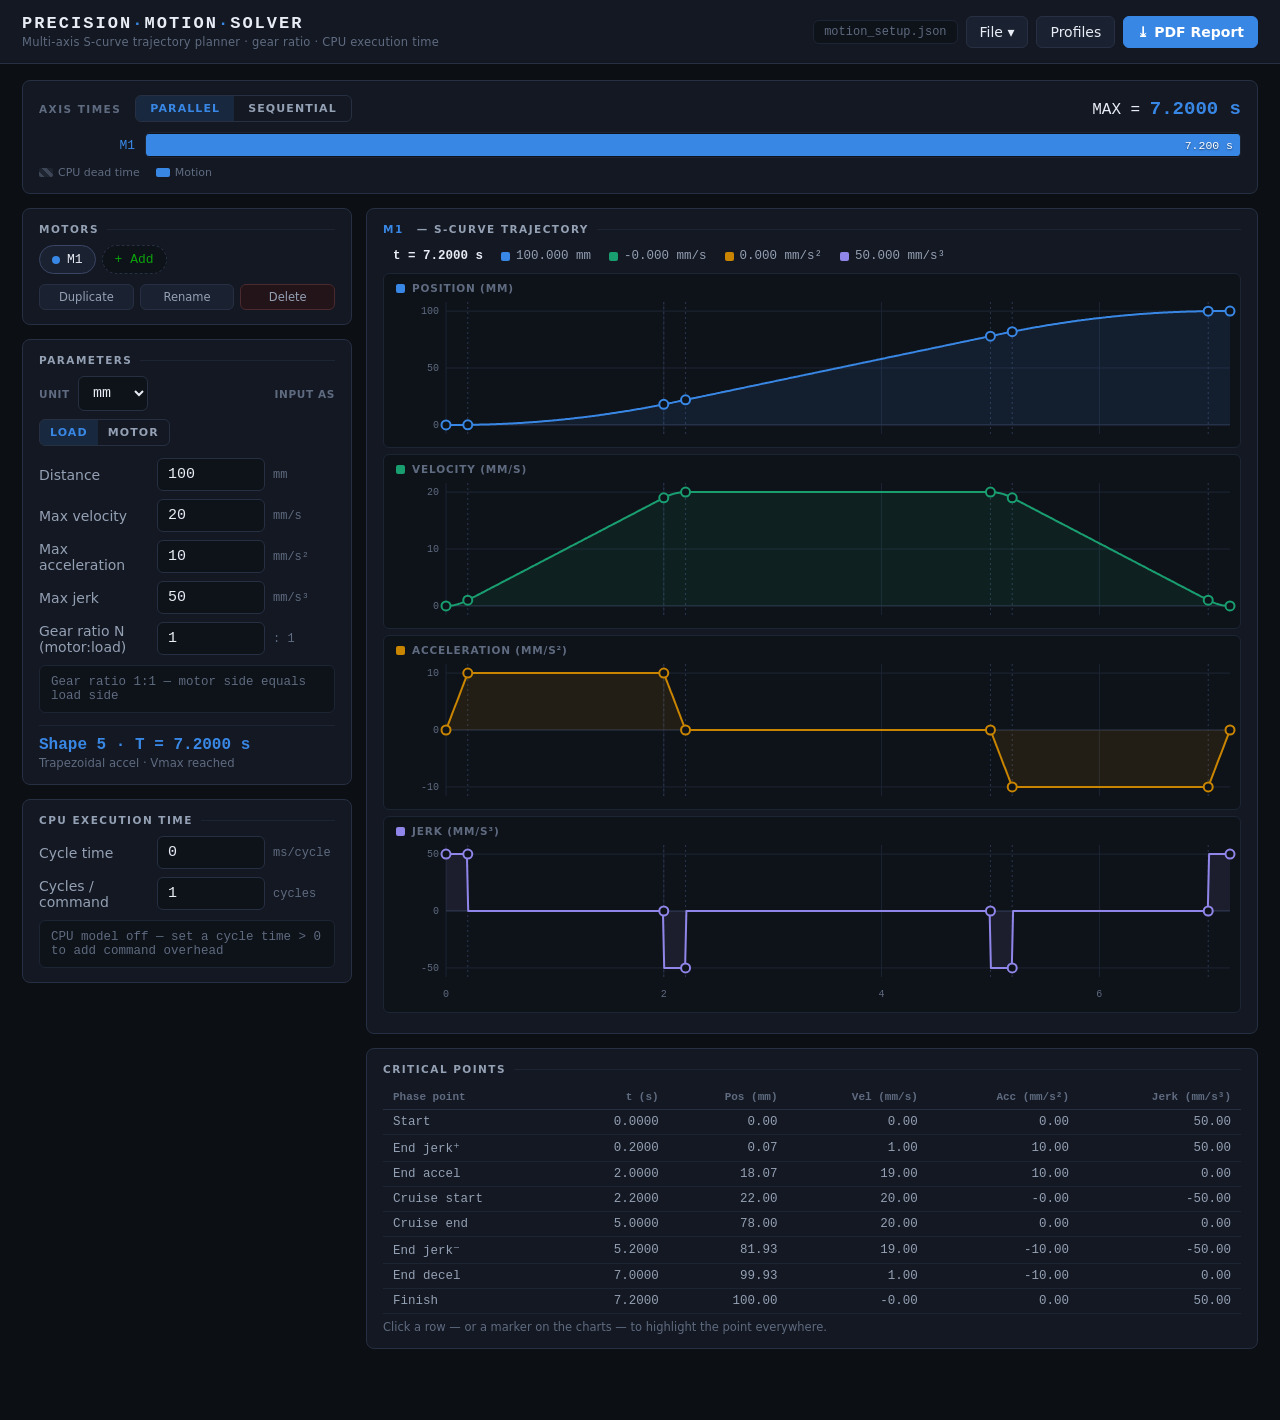
<file: motion-solver/index.html>
<!doctype html>
<html lang="en">
<meta charset="utf-8">
<meta name="viewport" content="width=device-width,initial-scale=1">
<title>Precision Motion Solver</title>
<style>
  /* ── Instrument-panel tokens (deliberate dark: servo-drive / oscilloscope world) ── */
  :root{
    --plane:#0c0f14; --panel:#131822; --raised:#1a2130; --inset:#0e1219;
    --line:#273043; --line-soft:#1d2534;
    --ink:#e8ecf4; --ink-2:#94a0b4; --ink-3:#5f6b80;
    --accent:#3987e5; --accent-soft:rgba(57,135,229,.14);
    --pos:#3987e5; --vel:#199e70; --acc:#c98500; --jerk:#9085e9;
    --m1:#3987e5; --m2:#199e70; --m3:#c98500; --m4:#9085e9; --m5:#e66767; --m6:#d55181;
    --good:#0ca30c; --crit:#d03b3b; --dead:#5f6b80;
    --mono:ui-monospace,"Cascadia Code","JetBrains Mono",Consolas,"SF Mono",monospace;
    --sans:system-ui,-apple-system,"Segoe UI",sans-serif;
    --r:8px;
  }
  *{box-sizing:border-box;margin:0}
  html,body{background:var(--plane);color:var(--ink);font-family:var(--sans);font-size:14px}
  body{padding:0 0 48px}
  button{font:inherit;cursor:pointer;border:1px solid var(--line);background:var(--raised);
    color:var(--ink);border-radius:6px;padding:7px 13px;transition:background .12s,border-color .12s}
  button:hover{background:#212a3d;border-color:#35406a}
  button:focus-visible,input:focus-visible,select:focus-visible{outline:2px solid var(--accent);outline-offset:1px}
  button.primary{background:var(--accent);border-color:var(--accent);color:#fff;font-weight:600}
  button.primary:hover{background:#2a72c9}
  button.ghost{background:transparent}
  button.danger{color:#f0a0a0;border-color:#4a2a2e;background:#221419}
  button.danger:hover{background:#31191f}
  input[type=text],select{background:var(--inset);border:1px solid var(--line);color:var(--ink);
    border-radius:6px;padding:7px 10px;font-family:var(--mono);font-size:15px;width:100%}
  input.bad{border-color:var(--crit);box-shadow:0 0 0 1px var(--crit)}
  .num{font-family:var(--mono);font-variant-numeric:tabular-nums}
  .lbl{font-size:10.5px;letter-spacing:.14em;text-transform:uppercase;color:var(--ink-3);font-weight:600}

  /* ── Top bar ── */
  .topbar{display:flex;align-items:center;gap:16px;flex-wrap:wrap;
    padding:14px 22px;border-bottom:1px solid var(--line);background:var(--panel)}
  .nameplate{font-family:var(--mono);font-size:17px;font-weight:700;letter-spacing:.12em}
  .nameplate .dot{color:var(--accent)}
  .nameplate small{display:block;font-family:var(--sans);font-weight:400;letter-spacing:.02em;
    color:var(--ink-3);font-size:11.5px;margin-top:2px}
  .topbar .actions{margin-left:auto;display:flex;gap:8px;flex-wrap:wrap;align-items:center}
  .docname{font-family:var(--mono);font-size:12px;color:var(--ink-3);padding:4px 10px;
    border:1px solid var(--line-soft);border-radius:6px;background:var(--inset)}
  .docname.dirty{color:var(--acc)}

  /* ── File menu ── */
  .menu-wrap{position:relative}
  .menu{position:absolute;top:calc(100% + 6px);right:0;min-width:250px;background:var(--raised);
    border:1px solid var(--line);border-radius:8px;padding:6px;z-index:40;display:flex;
    flex-direction:column;box-shadow:0 12px 34px rgba(0,0,0,.55)}
  .menu[hidden]{display:none}
  .menu button{background:none;border:0;text-align:left;padding:8px 11px;border-radius:5px;
    display:flex;gap:14px;align-items:center;width:100%;color:var(--ink)}
  .menu button span{margin-left:auto;color:var(--ink-3);font-size:11px;font-family:var(--mono)}
  .menu button:hover{background:var(--accent-soft)}
  .menu hr{border:0;border-top:1px solid var(--line-soft);margin:5px 2px}

  .wrap{max-width:1460px;margin:0 auto;padding:16px 22px;display:flex;flex-direction:column;gap:14px}
  .card{background:var(--panel);border:1px solid var(--line);border-radius:var(--r);padding:14px 16px}
  .card h2{font-size:10.5px;letter-spacing:.14em;text-transform:uppercase;color:var(--ink-2);
    font-weight:700;margin-bottom:10px;display:flex;align-items:center;gap:8px}
  .card h2::after{content:"";flex:1;height:1px;background:var(--line-soft)}

  /* ── Timeline ── */
  .tl-head{display:flex;align-items:center;gap:14px;flex-wrap:wrap;margin-bottom:10px}
  .seg{display:inline-flex;border:1px solid var(--line);border-radius:6px;overflow:hidden}
  .seg button{border:0;border-radius:0;background:transparent;color:var(--ink-2);padding:6px 14px;
    font-size:11px;letter-spacing:.1em;font-weight:700}
  .seg button.on{background:var(--accent-soft);color:var(--accent)}
  .total{margin-left:auto;font-family:var(--mono);font-size:16px;font-variant-numeric:tabular-nums}
  .total b{color:var(--accent);font-size:19px}
  .total .cpu-part{color:var(--ink-2)}
  .bars{display:flex;flex-direction:column;gap:6px}
  .bar-row{display:grid;grid-template-columns:96px 1fr;gap:10px;align-items:center}
  .bar-name{font-family:var(--mono);font-size:13px;text-align:right;white-space:nowrap;overflow:hidden}
  .track{position:relative;height:26px;background:var(--inset);border:1px solid var(--line-soft);
    border-radius:5px;overflow:hidden}
  .seg-motion{position:absolute;top:1px;bottom:1px;border-radius:3px;display:flex;align-items:center;
    justify-content:flex-end;padding:0 7px;min-width:2px}
  .seg-motion span{font-family:var(--mono);font-size:11.5px;color:#fff;text-shadow:0 1px 2px rgba(0,0,0,.5)}
  .seg-dead{position:absolute;top:1px;bottom:1px;border-radius:3px;
    background:repeating-linear-gradient(45deg,rgba(95,107,128,.55) 0 4px,rgba(95,107,128,.15) 4px 8px)}
  .tag-bneck{font-size:10px;letter-spacing:.08em;font-weight:700;color:var(--crit);
    position:absolute;right:7px;top:50%;transform:translateY(-50%)}
  .tl-legend{display:flex;gap:16px;margin-top:8px;font-size:11px;color:var(--ink-3)}
  .tl-legend .sw{display:inline-block;width:14px;height:9px;border-radius:2px;vertical-align:-1px;margin-right:5px}

  /* ── Main grid ── */
  .grid{display:grid;grid-template-columns:330px 1fr;gap:14px;align-items:start}
  @media (max-width:980px){.grid{grid-template-columns:1fr}}
  .rail{display:flex;flex-direction:column;gap:14px}
  .main{display:flex;flex-direction:column;gap:14px;min-width:0}

  /* ── Motors ── */
  .chips{display:flex;flex-wrap:wrap;gap:6px;margin-bottom:10px}
  .chip{display:inline-flex;align-items:center;gap:7px;padding:6px 12px;border-radius:999px;
    border:1px solid var(--line);background:var(--inset);color:var(--ink-2);font-family:var(--mono);font-size:13px}
  .chip .cdot{width:8px;height:8px;border-radius:50%}
  .chip.on{background:var(--raised);color:var(--ink);border-color:#3a4666}
  .chip.add{color:var(--good);border-style:dashed}
  .mtools{display:flex;gap:6px}
  .mtools button{flex:1;padding:5px 4px;font-size:11.5px;color:var(--ink-2)}

  /* ── Params ── */
  .prow{display:grid;grid-template-columns:1fr 108px 62px;gap:8px;align-items:center;margin-bottom:8px}
  .prow label{color:var(--ink-2)}
  .prow .unit{font-family:var(--mono);font-size:12px;color:var(--ink-3)}
  .uni-row{display:flex;gap:8px;align-items:center;margin-bottom:12px;flex-wrap:wrap}
  .uni-row select{width:70px}
  .uni-row .seg button{padding:6px 10px}
  .readout{background:var(--inset);border:1px solid var(--line-soft);border-radius:6px;
    padding:9px 11px;margin-top:10px;font-family:var(--mono);font-size:12.5px;color:var(--ink-2)}
  .readout .rt{color:var(--acc);font-weight:600;font-size:11px;letter-spacing:.1em;margin-bottom:5px}
  .readout table{width:100%;border-collapse:collapse}
  .readout td{padding:1.5px 0;font-variant-numeric:tabular-nums}
  .readout td:last-child{text-align:right;color:var(--ink)}
  .shape-line{margin-top:12px;padding-top:10px;border-top:1px solid var(--line-soft)}
  .shape-line .num{font-size:16px;color:var(--accent);font-weight:600}
  .shape-line small{display:block;color:var(--ink-3);margin-top:2px}

  /* ── CPU ── */
  .cpu-out{background:var(--inset);border:1px solid var(--line-soft);border-radius:6px;
    padding:9px 11px;margin-top:10px;font-family:var(--mono);font-size:12.5px;
    display:flex;flex-direction:column;gap:4px;font-variant-numeric:tabular-nums}
  .cpu-out .hl{color:var(--acc);font-weight:600}
  .cpu-out .dim{color:var(--ink-3)}

  /* ── Charts ── */
  .scope{background:var(--inset);border:1px solid var(--line-soft);border-radius:6px;padding:6px 4px 2px}
  .readbar{display:flex;gap:18px;flex-wrap:wrap;font-family:var(--mono);font-size:12.5px;
    padding:4px 10px 10px;font-variant-numeric:tabular-nums;color:var(--ink-2)}
  .readbar b{color:var(--ink);font-weight:600}
  .readbar .k{display:inline-flex;align-items:center;gap:6px}
  .readbar .k i{width:9px;height:9px;border-radius:2px;display:inline-block}
  .chart-msg{padding:40px;text-align:center;color:var(--ink-3)}
  svg text{font-family:var(--mono);font-size:10px;fill:var(--ink-3)}
  svg .ylab{font-size:10.5px;font-weight:600}

  /* ── Table ── */
  .crit-table{width:100%;border-collapse:collapse;font-family:var(--mono);font-size:12.5px;
    font-variant-numeric:tabular-nums}
  .crit-table th{text-align:right;padding:6px 10px;color:var(--ink-3);font-weight:600;font-size:11px;
    border-bottom:1px solid var(--line);white-space:nowrap}
  .crit-table td{text-align:right;padding:5px 10px;border-bottom:1px solid var(--line-soft);color:var(--ink-2)}
  .crit-table th:first-child,.crit-table td:first-child{text-align:left}
  .crit-table tbody tr{cursor:pointer}
  .crit-table tbody tr:hover{background:var(--raised)}
  .crit-table tr.hl td{background:var(--accent-soft);color:var(--ink)}
  .hint{font-size:11.5px;color:var(--ink-3);margin-top:6px}

  /* ── Dialog ── */
  dialog{background:var(--panel);color:var(--ink);border:1px solid var(--line);border-radius:10px;
    padding:0;max-width:560px;width:92vw}
  dialog::backdrop{background:rgba(4,6,10,.7)}
  .dlg-h{padding:14px 18px;border-bottom:1px solid var(--line);display:flex;align-items:center}
  .dlg-h h3{font-size:14px;letter-spacing:.06em}
  .dlg-h button{margin-left:auto;padding:3px 9px}
  .dlg-b{padding:12px 18px;max-height:52vh;overflow-y:auto;display:flex;flex-direction:column;gap:8px}
  .dlg-f{padding:12px 18px;border-top:1px solid var(--line);display:flex;gap:8px;flex-wrap:wrap;align-items:center}
  .prof-row{display:flex;align-items:center;gap:10px;background:var(--raised);
    border:1px solid var(--line-soft);border-radius:6px;padding:9px 12px}
  .prof-row .pi{flex:1;min-width:0}
  .prof-row .pi b{display:block;font-size:13.5px}
  .prof-row .pi small{color:var(--ink-3);white-space:nowrap;overflow:hidden;text-overflow:ellipsis;display:block}
  .prof-row button{padding:5px 10px;font-size:12px}

  /* ── Toast ── */
  #toasts{position:fixed;bottom:18px;left:50%;transform:translateX(-50%);display:flex;
    flex-direction:column;gap:8px;z-index:50}
  .toast{max-width:90vw;background:var(--raised);border:1px solid var(--line);border-left:3px solid var(--good);
    border-radius:6px;padding:9px 16px;font-size:13px;box-shadow:0 6px 24px rgba(0,0,0,.5);
    animation:tin .18s ease-out}
  .toast.err{border-left-color:var(--crit)}
  @keyframes tin{from{opacity:0;transform:translateY(8px)}to{opacity:1;transform:none}}
  @media (prefers-reduced-motion:reduce){.toast{animation:none}}
</style>

<header class="topbar">
  <div class="nameplate">PRECISION<span class="dot">·</span>MOTION<span class="dot">·</span>SOLVER
    <small>Multi-axis S-curve trajectory planner · gear ratio · CPU execution time</small>
  </div>
  <div class="actions">
    <span class="docname" id="docName">unsaved setup</span>
    <div class="menu-wrap">
      <button id="btnFile">File ▾</button>
      <div class="menu" id="fileMenu" hidden>
        <button data-act="new">New setup</button>
        <button data-act="open">Open… <span>Ctrl+O</span></button>
        <button data-act="save">Save <span>Ctrl+S</span></button>
        <button data-act="saveas">Save As…</button>
        <hr>
        <button data-act="std">Set current as standard</button>
        <button data-act="clearstd" id="miClearStd">Clear standard setup</button>
        <hr>
        <button data-act="import">Import profiles…</button>
        <button data-act="export">Export profile library</button>
        <hr>
        <button data-act="csv">Export CSV data</button>
        <button data-act="pdf">Export PDF report</button>
      </div>
    </div>
    <button id="btnProfiles">Profiles</button>
    <button id="btnPdf" class="primary">⤓ PDF Report</button>
  </div>
</header>

<div class="wrap">

  <section class="card">
    <div class="tl-head">
      <span class="lbl">Axis times</span>
      <div class="seg" role="group" aria-label="Timing mode">
        <button id="modePar">PARALLEL</button><button id="modeSeq">SEQUENTIAL</button>
      </div>
      <div class="total" id="totalOut">—</div>
    </div>
    <div class="bars" id="bars"></div>
    <div class="tl-legend">
      <span><i class="sw" style="background:repeating-linear-gradient(45deg,rgba(95,107,128,.55) 0 4px,rgba(95,107,128,.15) 4px 8px)"></i>CPU dead time</span>
      <span><i class="sw" style="background:var(--m1)"></i>Motion</span>
    </div>
  </section>

  <div class="grid">
    <aside class="rail">

      <section class="card">
        <h2>Motors</h2>
        <div class="chips" id="chips"></div>
        <div class="mtools">
          <button id="mDup">Duplicate</button>
          <button id="mRen">Rename</button>
          <button id="mDel" class="danger">Delete</button>
        </div>
      </section>

      <section class="card">
        <h2>Parameters</h2>
        <div class="uni-row">
          <span class="lbl" style="letter-spacing:.06em">Unit</span>
          <select id="unitSel"></select>
          <span class="lbl" style="letter-spacing:.06em;margin-left:auto">Input as</span>
          <div class="seg"><button id="sideLoad">LOAD</button><button id="sideMotor">MOTOR</button></div>
        </div>
        <div class="prow"><label>Distance</label><input type="text" inputmode="decimal" id="in_s"><span class="unit" id="u_s"></span></div>
        <div class="prow"><label>Max velocity</label><input type="text" inputmode="decimal" id="in_vmax"><span class="unit" id="u_vmax"></span></div>
        <div class="prow"><label>Max acceleration</label><input type="text" inputmode="decimal" id="in_amax"><span class="unit" id="u_amax"></span></div>
        <div class="prow"><label>Max jerk</label><input type="text" inputmode="decimal" id="in_jmax"><span class="unit" id="u_jmax"></span></div>
        <div class="prow"><label>Gear ratio N (motor:load)</label><input type="text" inputmode="decimal" id="in_gear"><span class="unit">: 1</span></div>
        <div class="readout" id="gearOut"></div>
        <div class="shape-line" id="shapeOut"></div>
      </section>

      <section class="card">
        <h2>CPU execution time</h2>
        <div class="prow"><label>Cycle time</label><input type="text" inputmode="decimal" id="in_cpums"><span class="unit">ms/cycle</span></div>
        <div class="prow"><label>Cycles / command</label><input type="text" inputmode="numeric" id="in_cpucyc"><span class="unit">cycles</span></div>
        <div class="cpu-out" id="cpuOut"></div>
      </section>

    </aside>

    <section class="main">
      <section class="card">
        <h2 id="chartTitle">Trajectory</h2>
        <div class="readbar" id="readbar"></div>
        <div id="charts"></div>
      </section>
      <section class="card">
        <h2>Critical points</h2>
        <div style="overflow-x:auto"><table class="crit-table" id="critTable"></table></div>
        <div class="hint">Click a row — or a marker on the charts — to highlight the point everywhere.</div>
      </section>
    </section>
  </div>
</div>

<dialog id="dlgProfiles">
  <div class="dlg-h"><h3>Profiles</h3><button class="ghost" id="dlgClose">✕</button></div>
  <div class="dlg-b" id="profList"></div>
  <div class="dlg-f">
    <input type="text" id="profName" placeholder="Profile name…" style="flex:1;min-width:140px;font-family:var(--sans);font-size:13px">
    <button class="primary" id="profSave">Save current setup</button>
    <button id="profImport">Import…</button>
  </div>
</dialog>

<input type="file" id="fileIn" accept=".json,application/json" hidden>
<div id="toasts"></div>

<script>
"use strict";
/* ════════════════ Engine — direct port of the Python solver ════════════════ */
const UNITS={
  mm:{label:"mm",vel:"mm/s",acc:"mm/s²",jerk:"mm/s³"},
  m:{label:"m",vel:"m/s",acc:"m/s²",jerk:"m/s³"},
  inch:{label:"in",vel:"in/s",acc:"in/s²",jerk:"in/s³"},
  deg:{label:"°",vel:"°/s",acc:"°/s²",jerk:"°/s³"},
  rad:{label:"rad",vel:"rad/s",acc:"rad/s²",jerk:"rad/s³"},
  rev:{label:"rev",vel:"rev/s",acc:"rev/s²",jerk:"rev/s³"}};
const SHAPES={1:"Triangular accel · Vmax reached",2:"Triangular accel · Short move",
  3:"Triangular accel · Vmax reached",4:"Triangular accel · Minimal move",
  5:"Trapezoidal accel · Vmax reached",6:"Trapezoidal accel · No cruise"};

function defineShape(amax,jmax,vmax,s){
  const va=amax*amax/jmax, sa=2*Math.pow(amax,3)/(jmax*jmax);
  const m=vmax*jmax<amax*amax?1:0, n=1-m;
  const sv=vmax*(m*2*Math.sqrt(vmax/jmax)+n*(vmax/amax+amax/jmax));
  let sh=null;
  if(vmax<=va&&s>=sa)sh=1; else if(vmax>va&&s<=sa)sh=2;
  else if(vmax<=va&&s<sa&&s>sv)sh=3; else if(vmax<=va&&s<sa&&s<=sv)sh=4;
  else if(vmax>va&&s>sa&&s>sv)sh=5; else if(vmax>va&&s>sa&&s<=sv)sh=6;
  return{sh,va,sa,sv};
}
function timeParams(vmax,amax,jmax,s,sh){
  let tj,ta,tv;
  if(sh===1||sh===3){tj=Math.sqrt(vmax/jmax);ta=tj;tv=s/vmax;}
  else if(sh===2||sh===4){tj=Math.cbrt(s/(2*jmax));ta=tj;tv=2*tj;}
  else if(sh===5){tj=amax/jmax;ta=vmax/amax;tv=s/vmax;}
  else if(sh===6){tj=amax/jmax;
    ta=.5*(Math.sqrt((4*s*jmax*jmax+Math.pow(amax,3))/(amax*jmax*jmax))-amax/jmax);tv=ta+tj;}
  else return null;
  return{tj,ta,tv,t1:tj,t2:ta,t3:ta+tj,t4:tv,t5:tv+tj,t6:tv+ta,t7:tv+tj+ta};
}
function evalAt(j,tp,t){
  const{t1,t2,t3,t4,t5,t6}=tp;
  const a1=j*t1,v1=.5*j*t1*t1,p1=j*t1*t1*t1/6;
  const v2=v1+a1*(t2-t1),p2=p1+v1*(t2-t1)+.5*a1*(t2-t1)**2,a2=a1;
  const v3=v2+a2*(t3-t2)-.5*j*(t3-t2)**2;
  const p3=p2+v2*(t3-t2)+.5*a2*(t3-t2)**2-j*(t3-t2)**3/6;
  const v4=v3,p4=p3+v3*(t4-t3);
  const a5=-j*(t5-t4),v5=v4-.5*j*(t5-t4)**2;
  const p5=p4+v4*(t5-t4)-j*(t5-t4)**3/6;
  const v6=v5+a5*(t6-t5),p6=p5+v5*(t6-t5)+.5*a5*(t6-t5)**2,a6=a5;
  let dt;
  if(t<=t1)return[j,j*t,.5*j*t*t,j*t*t*t/6];
  if(t<=t2)return[0,a1,v1+a1*(t-t1),p1+v1*(t-t1)+.5*a1*(t-t1)**2];
  if(t<=t3){dt=t-t2;return[-j,a2-j*dt,v2+a2*dt-.5*j*dt*dt,p2+v2*dt+.5*a2*dt*dt-j*dt**3/6];}
  if(t<=t4)return[0,0,v3,p3+v3*(t-t3)];
  if(t<=t5){dt=t-t4;return[-j,-j*dt,v4-.5*j*dt*dt,p4+v4*dt-j*dt**3/6];}
  if(t<=t6){dt=t-t5;return[0,a5,v5+a5*dt,p5+v5*dt+.5*a5*dt*dt];}
  dt=t-t6;return[j,a6+j*dt,v6+a6*dt+.5*j*dt*dt,p6+v6*dt+.5*a5*dt*dt+j*dt**3/6];
}
function computeMotor(s,vmax,amax,jmax){
  if(!(s>0&&vmax>0&&amax>0&&jmax>0))return null;
  const{sh,va,sa,sv}=defineShape(amax,jmax,vmax,s);
  if(sh===null)return null;
  const tp=timeParams(vmax,amax,jmax,s,sh);
  if(!tp||!isFinite(tp.t7)||tp.t7<=0)return null;
  const N=600,times=new Float64Array(N+1),jerks=new Float64Array(N+1),
    accels=new Float64Array(N+1),vels=new Float64Array(N+1),poss=new Float64Array(N+1);
  for(let i=0;i<=N;i++){const t=tp.t7*i/N;times[i]=t;
    const[jj,aa,vv,pp]=evalAt(jmax,tp,t);jerks[i]=jj;accels[i]=aa;vels[i]=vv;poss[i]=pp;}
  const crit=[0,tp.t1,tp.t2,tp.t3,tp.t4,tp.t5,tp.t6,tp.t7].map(ct=>{
    const[j,a,v,p]=evalAt(jmax,tp,Math.min(ct,tp.t7));
    return{t:ct,jerk:j,accel:a,vel:v,pos:p};});
  return{shape:sh,va,sa,sv,tp,times,jerks,accels,vels,poss,crit};
}

/* ════════════════ State ════════════════ */
const MCOL=["var(--m1)","var(--m2)","var(--m3)","var(--m4)","var(--m5)","var(--m6)"];
const MHEX=["#3987e5","#199e70","#c98500","#9085e9","#e66767","#d55181"];
const CH=[{k:"pos",arr:"poss",name:"Position",col:"var(--pos)",hex:"#3987e5",u:m=>UNITS[m.unit].label},
          {k:"vel",arr:"vels",name:"Velocity",col:"var(--vel)",hex:"#199e70",u:m=>UNITS[m.unit].vel},
          {k:"accel",arr:"accels",name:"Acceleration",col:"var(--acc)",hex:"#c98500",u:m=>UNITS[m.unit].acc},
          {k:"jerk",arr:"jerks",name:"Jerk",col:"var(--jerk)",hex:"#9085e9",u:m=>UNITS[m.unit].jerk}];
const LS_KEY="pms-web-v1";
const defMotor=()=>({name:"M1",s:100,vmax:20,amax:10,jmax:50,gear:1,unit:"mm",side:"load"});
const DEF_PROFILES=[
  {name:"Single axis default",motors:[defMotor()]},
  {name:"3-axis pick & place",motors:[
    {name:"X-Axis",s:200,vmax:50,amax:20,jmax:200,gear:1,unit:"mm",side:"load"},
    {name:"Y-Axis",s:150,vmax:50,amax:25,jmax:250,gear:1,unit:"mm",side:"load"},
    {name:"Z-Axis",s:80,vmax:30,amax:15,jmax:150,gear:2,unit:"mm",side:"load"}]}];

let S={motors:[defMotor()],sel:0,mode:"parallel",cpuMs:0,cpuCyc:1,
       profiles:JSON.parse(JSON.stringify(DEF_PROFILES))};
let results=[],highlight=null,hoverT=null;

function loadState(){
  try{const d=JSON.parse(localStorage.getItem(LS_KEY));
    if(d&&Array.isArray(d.motors)&&d.motors.length){S={...S,...d};
      S.sel=Math.min(S.sel||0,S.motors.length-1);}}catch(e){}
}
function saveState(){try{localStorage.setItem(LS_KEY,JSON.stringify(S));}catch(e){}}

function loadSide(m){const g=m.gear>0?m.gear:1;
  return m.side==="motor"?[m.s/g,m.vmax/g,m.amax/g,m.jmax/g]:[m.s,m.vmax,m.amax,m.jmax];}
function motorSide(m){const g=m.gear>0?m.gear:1;
  return m.side==="load"?[m.s*g,m.vmax*g,m.amax*g,m.jmax*g]:[m.s,m.vmax,m.amax,m.jmax];}
function recalc(){results=S.motors.map(m=>computeMotor(...loadSide(m)));}
function cpuOverheadS(){return S.cpuMs*S.cpuCyc/1000;}
function cpuDeadS(n){const o=cpuOverheadS();return o<=0||n<=0?0:(S.mode==="parallel"?o:o*n);}

/* ════════════════ DOM helpers ════════════════ */
const $=id=>document.getElementById(id);
const esc=s=>String(s).replace(/[&<>"]/g,c=>({"&":"&amp;","<":"&lt;",">":"&gt;",'"':"&quot;"}[c]));
const fmt=(v,d=3)=>Number(v).toFixed(d);
function toast(msg,err){const t=document.createElement("div");
  t.className="toast"+(err?" err":"");t.textContent=msg;$("toasts").appendChild(t);
  setTimeout(()=>t.remove(),3800);}

/* ════════════════ Timeline ════════════════ */
function renderTimeline(){
  const times=results.map(r=>r?r.tp.t7:null);
  const valid=times.filter(t=>t!==null);
  const bars=$("bars");bars.innerHTML="";
  if(!valid.length){$("totalOut").textContent="—";return;}
  const maxT=Math.max(...valid),sumT=valid.reduce((a,b)=>a+b,0);
  const motion=S.mode==="parallel"?maxT:sumT;
  const ov=cpuOverheadS(),dead=cpuDeadS(valid.length),total=motion+dead;
  const lbl=S.mode==="parallel"?"MAX":"SUM";
  $("totalOut").innerHTML=dead>0
    ?`${lbl} ${fmt(motion,4)} s <span class="cpu-part">+ CPU ${S.mode==="parallel"?"":valid.length+"×"}${fmt(ov*1000,2)} ms</span> = <b>${fmt(total,4)} s</b>`
    :`${lbl} = <b>${fmt(motion,4)} s</b>`;
  const scale=total>0?total:1;
  const bneck=S.mode==="parallel"?times.indexOf(maxT):-1;
  let cum=0;
  S.motors.forEach((m,i)=>{
    const row=document.createElement("div");row.className="bar-row";
    const col=MCOL[i%MCOL.length];
    let inner;
    const t=times[i];
    if(t===null){inner=`<span style="position:absolute;left:8px;top:4px;font-size:11px;color:var(--crit)">invalid parameters</span>`;}
    else{
      let x0=0;
      let deadSeg="";
      if(ov>0){
        const dw=ov/scale*100;
        const dx=S.mode==="parallel"?0:cum/scale*100;
        deadSeg=`<div class="seg-dead" style="left:${dx}%;width:${dw}%"></div>`;
        x0=S.mode==="parallel"?dw:(cum+ov)/scale*100;
        if(S.mode==="sequential")cum+=ov;
      }else x0=S.mode==="parallel"?0:cum/scale*100;
      const w=t/scale*100;
      if(S.mode==="sequential")cum+=t;
      inner=deadSeg+`<div class="seg-motion" style="left:${x0}%;width:${w}%;background:${col}">
        ${w>9?`<span>${fmt(t,3)} s</span>`:""}</div>`+
        (i===bneck&&S.motors.length>1?`<span class="tag-bneck">◄ BOTTLENECK</span>`:"");
    }
    row.innerHTML=`<span class="bar-name" style="color:${col}">${esc(m.name)}</span>
      <div class="track">${inner}</div>`;
    bars.appendChild(row);
  });
}

/* ════════════════ Motors rail ════════════════ */
function renderChips(){
  const c=$("chips");c.innerHTML="";
  S.motors.forEach((m,i)=>{
    const b=document.createElement("button");
    b.className="chip"+(i===S.sel?" on":"");
    b.innerHTML=`<span class="cdot" style="background:${MCOL[i%MCOL.length]}"></span>${esc(m.name)}`;
    b.onclick=()=>{S.sel=i;highlight=null;refresh(true);saveState();};
    c.appendChild(b);
  });
  const add=document.createElement("button");
  add.className="chip add";add.textContent="+ Add";
  add.onclick=()=>{S.motors.push({...defMotor(),name:"M"+(S.motors.length+1)});
    S.sel=S.motors.length-1;highlight=null;markDirty();recalc();refresh(true);saveState();
    toast("Motor added");};
  c.appendChild(add);
}

/* ════════════════ Parameters panel ════════════════ */
const PKEYS=["s","vmax","amax","jmax","gear"];
function renderParams(){
  const m=S.motors[S.sel],u=UNITS[m.unit];
  $("in_s").value=m.s;$("in_vmax").value=m.vmax;$("in_amax").value=m.amax;
  $("in_jmax").value=m.jmax;$("in_gear").value=m.gear;
  PKEYS.forEach(k=>$("in_"+k).classList.remove("bad"));
  $("u_s").textContent=u.label;$("u_vmax").textContent=u.vel;
  $("u_amax").textContent=u.acc;$("u_jmax").textContent=u.jerk;
  $("unitSel").value=m.unit;
  $("sideLoad").className=m.side==="load"?"on":"";
  $("sideMotor").className=m.side==="motor"?"on":"";
  renderGearOut();renderShape();
}
function renderGearOut(){
  const m=S.motors[S.sel],u=UNITS[m.unit],g=m.gear>0?m.gear:1;
  const el=$("gearOut");
  if(g===1){el.innerHTML=`<span style="color:var(--ink-3)">Gear ratio 1:1 — motor side equals load side</span>`;return;}
  const other=m.side==="load"?motorSide(m):loadSide(m);
  const ttl=m.side==="load"?"MOTOR SIDE":"LOAD SIDE";
  el.innerHTML=`<div class="rt">▸ ${ttl} (N = ${g}:1)</div><table>
    <tr><td>Distance</td><td>${fmt(other[0],4)} ${u.label}</td></tr>
    <tr><td>Max vel</td><td>${fmt(other[1],4)} ${u.vel}</td></tr>
    <tr><td>Max acc</td><td>${fmt(other[2],4)} ${u.acc}</td></tr>
    <tr><td>Max jerk</td><td>${fmt(other[3],4)} ${u.jerk}</td></tr></table>`;
}
function renderShape(){
  const r=results[S.sel],el=$("shapeOut");
  if(!r){el.innerHTML=`<span style="color:var(--crit)">⚠ Invalid parameters — all values must be &gt; 0</span>`;return;}
  el.innerHTML=`<span class="num">Shape ${r.shape} · T = ${fmt(r.tp.t7,4)} s</span>
    <small>${SHAPES[r.shape]}</small>`;
}

/* ════════════════ CPU panel ════════════════ */
function renderCpu(){
  $("in_cpums").value=S.cpuMs;$("in_cpucyc").value=S.cpuCyc;
  const el=$("cpuOut"),ovMs=S.cpuMs*S.cpuCyc;
  if(ovMs<=0){el.innerHTML=`<span class="dim">CPU model off — set a cycle time &gt; 0 to add command overhead</span>`;return;}
  const nValid=results.filter(Boolean).length;
  const totMs=cpuDeadS(nValid)*1000;
  const r=results[S.sel];
  let motorLine="";
  if(r&&S.cpuMs>0){
    const nc=Math.ceil(r.tp.t7*1000/S.cpuMs);
    motorLine=`<span>${esc(S.motors[S.sel].name)}: ${fmt(r.tp.t7,4)} s motion = <b>${nc.toLocaleString()}</b> CPU cycles @ ${S.cpuMs} ms</span>`;
  }
  el.innerHTML=`<span class="hl">Overhead: ${S.cpuCyc} × ${S.cpuMs} ms = ${fmt(ovMs,3)} ms / command</span>
    <span>${S.mode==="parallel"
      ?`Total dead time: ${fmt(totMs,3)} ms (parallel — one command window)`
      :`Total dead time: ${nValid} cmd × ${fmt(ovMs,3)} ms = ${fmt(totMs,3)} ms`}</span>${motorLine}`;
}

/* ════════════════ Charts ════════════════ */
function niceTicks(min,max,n=4){
  if(min===max){max=min+1;}
  const span=max-min,step0=span/n,mag=Math.pow(10,Math.floor(Math.log10(step0)));
  const step=[1,2,2.5,5,10].map(s=>s*mag).find(s=>span/s<=n)||10*mag;
  const out=[];for(let v=Math.ceil(min/step)*step;v<=max+1e-9;v+=step)out.push(v);
  return out;
}
function renderCharts(){
  const box=$("charts"),m=S.motors[S.sel],r=results[S.sel];
  const col=MCOL[S.sel%MCOL.length];
  $("chartTitle").innerHTML=`<span style="color:${col}">${esc(m.name)}</span>&nbsp;— S-curve trajectory`;
  if(!r){box.innerHTML=`<div class="scope"><div class="chart-msg">Invalid parameters for ${esc(m.name)} — enter positive values on the left.</div></div>`;
    $("readbar").innerHTML="";return;}
  const W=Math.max(box.clientWidth-2,420);
  const PL=58,PR=14,H=148,PT=8;
  const t7=r.tp.t7,X=t=>PL+(t/t7)*(W-PL-PR);
  let html="";
  CH.forEach((ch,ci)=>{
    const data=r[ch.arr];const last=ci===CH.length-1;
    const hgt=H+(last?22:0);
    let lo=Math.min(0,...data),hi=Math.max(0,...data);
    if(hi-lo<1e-12){hi=lo+1;}
    const pad=(hi-lo)*.08;lo-=pad;hi+=pad;
    const Y=v=>PT+(1-(v-lo)/(hi-lo))*(H-PT-8);
    // grid + y ticks
    let g="";
    niceTicks(lo,hi,3).forEach(v=>{const y=Y(v);
      g+=`<line x1="${PL}" y1="${y}" x2="${W-PR}" y2="${y}" stroke="var(--line-soft)" stroke-width="1"/>
          <text x="${PL-7}" y="${y+3}" text-anchor="end">${Math.abs(v)>=1000?v.toFixed(0):+v.toPrecision(3)}</text>`;});
    // x grid on all, labels only on last
    niceTicks(0,t7,6).forEach(v=>{if(v<0||v>t7+1e-9)return;const x=X(v);
      g+=`<line x1="${x}" y1="${PT}" x2="${x}" y2="${H-8}" stroke="var(--line-soft)" stroke-width="1"/>`;
      if(last)g+=`<text x="${x}" y="${H+12}" text-anchor="middle">${+v.toPrecision(3)}</text>`;});
    // phase boundaries
    r.crit.slice(1,-1).forEach(cp=>{const x=X(cp.t);
      g+=`<line x1="${x}" y1="${PT}" x2="${x}" y2="${H-8}" stroke="#2c3750" stroke-width="1" stroke-dasharray="2 3"/>`;});
    // zero line
    if(lo<0&&hi>0)g+=`<line x1="${PL}" y1="${Y(0)}" x2="${W-PR}" y2="${Y(0)}" stroke="var(--line)" stroke-width="1"/>`;
    // area + line
    let pts="",area=`M ${X(0)} ${Y(0)}`;
    for(let i=0;i<data.length;i++){const x=X(r.times[i]),y=Y(data[i]);
      pts+=(i?" L ":"M ")+x.toFixed(1)+" "+y.toFixed(1);area+=` L ${x.toFixed(1)} ${y.toFixed(1)}`;}
    area+=` L ${X(t7)} ${Y(0)} Z`;
    g+=`<path d="${area}" fill="${ch.hex}" opacity="0.10"/>
        <path d="${pts}" fill="none" stroke="${ch.hex}" stroke-width="2" stroke-linejoin="round"/>`;
    // critical markers
    r.crit.forEach((cp,i)=>{const x=X(cp.t),y=Y(cp[ch.k]);
      const hl=highlight===i;
      g+=`<circle class="crit" data-i="${i}" cx="${x}" cy="${y}" r="${hl?6.5:4.5}"
           fill="${hl?ch.hex:"var(--inset)"}" stroke="${ch.hex}" stroke-width="2" style="cursor:pointer"/>`;
      if(hl)g+=`<line x1="${x}" y1="${PT}" x2="${x}" y2="${H-8}" stroke="${ch.hex}" stroke-width="1" stroke-dasharray="3 3" opacity=".7"/>`;});
    // hover crosshair placeholder
    g+=`<line class="xh" x1="0" y1="${PT}" x2="0" y2="${H-8}" stroke="var(--ink-2)" stroke-width="1" stroke-dasharray="3 2" visibility="hidden"/>`;
    html+=`<div class="scope" style="margin-bottom:6px">
      <div style="display:flex;align-items:center;gap:7px;padding:2px 8px 0">
        <i style="width:9px;height:9px;border-radius:2px;background:${ch.hex}"></i>
        <span class="lbl" style="letter-spacing:.08em">${ch.name} (${ch.u(m)})</span>
      </div>
      <svg data-ch="${ci}" width="${W}" height="${hgt}" viewBox="0 0 ${W} ${hgt}">${g}</svg></div>`;
  });
  box.innerHTML=html;
  // interactions
  box.querySelectorAll("svg").forEach(svg=>{
    svg.addEventListener("mousemove",e=>{
      const rect=svg.getBoundingClientRect();
      const t=(e.clientX-rect.left-PL)/(W-PL-PR)*t7;
      hoverT=(t>=0&&t<=t7)?t:null;updateHover();
    });
    svg.addEventListener("mouseleave",()=>{hoverT=null;updateHover();});
    svg.addEventListener("click",e=>{
      const rect=svg.getBoundingClientRect();
      const t=(e.clientX-rect.left-PL)/(W-PL-PR)*t7;
      let best=-1,bd=1/0;
      r.crit.forEach((cp,i)=>{const d=Math.abs(cp.t-t);if(d<bd){bd=d;best=i;}});
      if(best>=0&&bd<t7*.04){highlight=highlight===best?null:best;
        renderCharts();renderCritTable();}
    });
  });
  updateHover();
}
function updateHover(){
  const r=results[S.sel];if(!r)return;
  const m=S.motors[S.sel],u=UNITS[m.unit];
  const box=$("charts");
  const W=Math.max(box.clientWidth-2,420),PL=58,PR=14;
  const t=hoverT!==null?hoverT:(highlight!==null?r.crit[highlight].t:r.tp.t7);
  const x=PL+(t/r.tp.t7)*(W-PL-PR);
  box.querySelectorAll("svg .xh").forEach(l=>{
    if(hoverT!==null){l.setAttribute("x1",x);l.setAttribute("x2",x);l.setAttribute("visibility","visible");}
    else l.setAttribute("visibility","hidden");});
  const interp=arr=>{const n=arr.length-1,f=Math.min(Math.max(t/r.tp.t7,0),1)*n,
    i=Math.min(Math.floor(f),n-1),w=f-i;return arr[i]*(1-w)+arr[i+1]*w;};
  const vals=[interp(r.poss),interp(r.vels),interp(r.accels),interp(r.jerks)];
  const us=[u.label,u.vel,u.acc,u.jerk];
  $("readbar").innerHTML=`<span class="k"><b>t = ${fmt(t,4)} s</b></span>`+
    CH.map((ch,i)=>`<span class="k"><i style="background:${ch.hex}"></i>${fmt(vals[i],3)} ${us[i]}</span>`).join("");
}

/* ════════════════ Critical points table ════════════════ */
function renderCritTable(){
  const r=results[S.sel],m=S.motors[S.sel],u=UNITS[m.unit],tbl=$("critTable");
  if(!r){tbl.innerHTML="<tbody><tr><td style='color:var(--ink-3)'>No data</td></tr></tbody>";return;}
  const names=["Start","End jerk⁺","End accel","Cruise start","Cruise end","End jerk⁻","End decel","Finish"];
  let h=`<thead><tr><th>Phase point</th><th>t (s)</th><th>Pos (${u.label})</th>
    <th>Vel (${u.vel})</th><th>Acc (${u.acc})</th><th>Jerk (${u.jerk})</th></tr></thead><tbody>`;
  r.crit.forEach((cp,i)=>{
    h+=`<tr data-i="${i}" class="${highlight===i?"hl":""}"><td>${names[i]||("P"+i)}</td>
      <td>${fmt(cp.t,4)}</td><td>${fmt(cp.pos,2)}</td><td>${fmt(cp.vel,2)}</td>
      <td>${fmt(cp.accel,2)}</td><td>${fmt(cp.jerk,2)}</td></tr>`;});
  tbl.innerHTML=h+"</tbody>";
  tbl.querySelectorAll("tbody tr").forEach(tr=>tr.onclick=()=>{
    const i=+tr.dataset.i;highlight=highlight===i?null:i;
    renderCharts();renderCritTable();});
}

/* ════════════════ Profiles: manage / import / export ════════════════ */
async function download(name,text,type){
  // Prefer the native save dialog (Chrome/Edge/desktop app); fall back to a plain download
  if(window.showSaveFilePicker){
    try{
      const h=await showSaveFilePicker({suggestedName:name});
      const w=await h.createWritable();
      await w.write(new Blob([text],{type:type||"application/json"}));
      await w.close();
      return;
    }catch(e){if(e&&e.name==="AbortError")return;/* picker unavailable → fall back */}
  }
  const a=document.createElement("a");
  a.href=URL.createObjectURL(new Blob([text],{type:type||"application/json"}));
  a.download=name;a.click();setTimeout(()=>URL.revokeObjectURL(a.href),4000);
}
function exportJSON(){
  download("motion_profiles_"+new Date().toISOString().slice(0,10)+".json",
    JSON.stringify({app:"precision-motion-solver",version:2,exported:new Date().toISOString(),
      mode:S.mode,cpu:{cycleMs:S.cpuMs,cyclesPerCommand:S.cpuCyc},
      currentSetup:S.motors,profiles:S.profiles},null,2));
  toast("Exported all profiles + current setup as JSON");
}
function sanitizeMotor(m){
  const n={name:String(m.name||"M?").slice(0,40),
    s:+m.s,vmax:+m.vmax,amax:+m.amax,jmax:+m.jmax,
    gear:+(m.gear??m.gear_ratio??1)||1,
    unit:UNITS[m.unit]?m.unit:"mm",
    side:(m.side||m.input_side)==="motor"?"motor":"load"};
  return[n.s,n.vmax,n.amax,n.jmax].every(v=>isFinite(v)&&v>0)?n:null;
}
function importJSON(text){
  let d;try{d=JSON.parse(text);}catch(e){toast("Import failed: not valid JSON","err");return;}
  importParsed(d);
}
function importParsed(d){
  let profs=[];
  if(Array.isArray(d))profs=d;
  else if(Array.isArray(d.profiles))profs=d.profiles;
  else if(Array.isArray(d.motors))profs=[{name:d.name||"Imported profile",motors:d.motors}];
  const clean=[];
  profs.forEach(p=>{
    const ms=(p.motors||[]).map(sanitizeMotor).filter(Boolean);
    if(ms.length)clean.push({name:String(p.name||"Imported").slice(0,60),motors:ms});});
  if(!clean.length){toast("Import failed: no valid profiles found in file","err");return;}
  const existing=new Set(S.profiles.map(p=>p.name));
  clean.forEach(p=>{let nm=p.name,k=2;
    while(existing.has(nm))nm=p.name+" ("+k+++")";
    existing.add(nm);S.profiles.push({name:nm,motors:p.motors});});
  // Optionally restore CPU settings from a full export
  if(d.cpu){if(isFinite(+d.cpu.cycleMs)&&+d.cpu.cycleMs>=0)S.cpuMs=+d.cpu.cycleMs;
    if(isFinite(+d.cpu.cyclesPerCommand)&&+d.cpu.cyclesPerCommand>=0)S.cpuCyc=Math.round(+d.cpu.cyclesPerCommand);}
  saveState();renderCpu();renderProfileList();
  toast(`Imported ${clean.length} profile(s)`);
}
/* ════════════════ File workflow: New / Open / Save / Standard ════════════════ */
const STD_KEY="pms-standard-v1";
let fileHandle=null,fileName="motion_setup.json",dirty=false;
function renderDoc(){const el=$("docName");
  el.textContent=(dirty?"● ":"")+fileName;
  el.classList.toggle("dirty",dirty);}
function markDirty(){if(!dirty){dirty=true;renderDoc();}}
function setupJSON(){
  return JSON.stringify({app:"precision-motion-solver",version:3,kind:"setup",
    saved:new Date().toISOString(),mode:S.mode,
    cpu:{cycleMs:S.cpuMs,cyclesPerCommand:S.cpuCyc},motors:S.motors},null,2);}
function applySetup(d){
  const ms=(d.motors||d.currentSetup||[]).map(sanitizeMotor).filter(Boolean);
  if(!ms.length)return false;
  S.motors=ms;S.sel=0;highlight=null;
  if(d.mode==="sequential"||d.mode==="parallel")S.mode=d.mode;
  if(d.cpu){if(isFinite(+d.cpu.cycleMs)&&+d.cpu.cycleMs>=0)S.cpuMs=+d.cpu.cycleMs;
    if(isFinite(+d.cpu.cyclesPerCommand))S.cpuCyc=Math.max(0,Math.round(+d.cpu.cyclesPerCommand));}
  if(Array.isArray(d.profiles))importParsed({profiles:d.profiles});
  recalc();refresh(true);saveState();
  return true;
}
function openFromText(text,name){
  let d;try{d=JSON.parse(text);}catch(e){toast("Open failed: not valid JSON","err");return false;}
  if(d&&(Array.isArray(d.motors)||Array.isArray(d.currentSetup))){
    if(!applySetup(d)){toast("Open failed: no valid motors in the file","err");return false;}
    toast(`Opened ${name}`);return true;
  }
  if(Array.isArray(d)||(d&&Array.isArray(d.profiles))){
    importParsed(d);toast("That file is a profile library — added to Profiles instead","err");return false;
  }
  toast("Open failed: unrecognized file format","err");return false;
}
async function openFile(){
  if(window.showOpenFilePicker){
    try{
      const[h]=await showOpenFilePicker({types:[{description:"Motion setup (JSON)",
        accept:{"application/json":[".json"]}}]});
      const f=await h.getFile();
      if(openFromText(await f.text(),f.name)){fileHandle=h;fileName=f.name;dirty=false;renderDoc();}
      return;
    }catch(e){if(e&&e.name==="AbortError")return;/* picker unavailable → fall back */}
  }
  openMode="open";$("fileIn").click();
}
async function saveFile(saveAs){
  if(window.showSaveFilePicker){
    try{
      if(saveAs||!fileHandle){
        fileHandle=await showSaveFilePicker({suggestedName:fileName,
          types:[{description:"Motion setup (JSON)",accept:{"application/json":[".json"]}}]});
        fileName=fileHandle.name;
      }
      const w=await fileHandle.createWritable();
      await w.write(setupJSON());await w.close();
      dirty=false;renderDoc();toast(`Saved ${fileName}`);return;
    }catch(e){if(e&&e.name==="AbortError")return;/* fall back to download */}
  }
  if(saveAs){
    const n=prompt("Save setup as (file name):",fileName);
    if(!n)return;
    fileName=/\.json$/i.test(n.trim())?n.trim():n.trim()+".json";
  }
  download(fileName,setupJSON());
  dirty=false;renderDoc();toast(`${fileName} saved to your downloads`);
}
function newSetup(){
  if(dirty&&!confirm("Start a new setup? Unsaved changes will be lost."))return;
  const std=localStorage.getItem(STD_KEY);
  let fromStd=false;
  if(std){try{fromStd=applySetup(JSON.parse(std));}catch(e){}}
  if(!fromStd){
    S.motors=[defMotor()];S.sel=0;S.mode="parallel";S.cpuMs=0;S.cpuCyc=1;highlight=null;
    recalc();refresh(true);saveState();
  }
  fileHandle=null;fileName="motion_setup.json";dirty=false;renderDoc();
  toast(fromStd?"New setup created from your standard":"New setup created");
}
function setStandard(){
  localStorage.setItem(STD_KEY,setupJSON());
  toast("Saved as standard — File → New and first start will use this setup");
}
function clearStandard(){
  localStorage.removeItem(STD_KEY);
  toast("Standard setup cleared — defaults will be used");
}

/* ════════════════ PDF report (generated in-browser, no libraries) ════════════════ */
function pdfEsc(s){
  let o="";
  for(const c of String(s)){
    const code=c.codePointAt(0);
    if(c==="("||c===")"||c==="\\")o+="\\"+c;
    else if(code>=32&&code<127)o+=c;
    else if(code===8220||code===8221)o+='\\042';
    else if(code===8216||code===8217)o+="'";
    else if(code===8211||code===8212)o+="-";
    else if(code>=160&&code<=255)o+="\\"+code.toString(8).padStart(3,"0");
    else o+="?";
  }
  return o;
}
function PDFDoc(){this.pages=[];this.cur=null;this.W=595;this.H=842;}
PDFDoc.prototype={
  page(){this.cur=[];this.pages.push(this.cur);return this;},
  op(s){this.cur.push(s);},
  col(c){const n=parseInt(c.slice(1),16);
    return((n>>16&255)/255).toFixed(3)+" "+((n>>8&255)/255).toFixed(3)+" "+((n&255)/255).toFixed(3);},
  text(x,y,s,size,color,bold){
    this.op(`BT /${bold?"F2":"F1"} ${size||10} Tf ${this.col(color||"#222222")} rg 1 0 0 1 ${x.toFixed(1)} ${(this.H-y).toFixed(1)} Tm (${pdfEsc(s)}) Tj ET`);},
  tw(s,size){return String(s).length*(size||10)*0.5;}, // Helvetica avg width estimate
  textR(xr,y,s,size,color,bold){this.text(xr-this.tw(s,size),y,s,size,color,bold);},
  textC(xc,y,s,size,color,bold){this.text(xc-this.tw(s,size)/2,y,s,size,color,bold);},
  line(x1,y1,x2,y2,color,w,dash){
    this.op(`${dash?"[2 2] 0 d ":"[] 0 d "}${this.col(color)} RG ${w||1} w ${x1.toFixed(1)} ${(this.H-y1).toFixed(1)} m ${x2.toFixed(1)} ${(this.H-y2).toFixed(1)} l S [] 0 d`);},
  poly(pts,color,w){
    let s=`[] 0 d ${this.col(color)} RG ${w||1.2} w 1 j 1 J `;
    pts.forEach((p,i)=>{s+=`${p[0].toFixed(1)} ${(this.H-p[1]).toFixed(1)} ${i?"l ":"m "}`;});
    this.op(s+"S");},
  rect(x,y,w,h,fill){
    this.op(`${this.col(fill)} rg ${x.toFixed(1)} ${(this.H-y-h).toFixed(1)} ${w.toFixed(1)} ${h.toFixed(1)} re f`);},
  build(){
    let out="%PDF-1.4\n";
    const off=[];
    const add=(num,body)=>{off[num]=out.length;out+=num+" 0 obj\n"+body+"\nendobj\n";};
    const n=this.pages.length;
    add(1,"<< /Type /Catalog /Pages 2 0 R >>");
    add(2,`<< /Type /Pages /Kids [${this.pages.map((_,i)=>(3+2*i)+" 0 R").join(" ")}] /Count ${n} >>`);
    const f1=3+2*n,f2=4+2*n;
    this.pages.forEach((p,i)=>{
      const st=p.join("\n");
      add(3+2*i,`<< /Type /Page /Parent 2 0 R /MediaBox [0 0 595 842] /Contents ${4+2*i} 0 R /Resources << /Font << /F1 ${f1} 0 R /F2 ${f2} 0 R >> >> >>`);
      add(4+2*i,`<< /Length ${st.length} >>\nstream\n${st}\nendstream`);
    });
    add(f1,"<< /Type /Font /Subtype /Type1 /BaseFont /Helvetica /Encoding /WinAnsiEncoding >>");
    add(f2,"<< /Type /Font /Subtype /Type1 /BaseFont /Helvetica-Bold /Encoding /WinAnsiEncoding >>");
    const xr=out.length,total=f2+1;
    out+="xref\n0 "+total+"\n0000000000 65535 f \n";
    for(let i=1;i<total;i++)out+=String(off[i]).padStart(10,"0")+" 00000 n \n";
    out+=`trailer\n<< /Size ${total} /Root 1 0 R >>\nstartxref\n${xr}\n%%EOF`;
    return out;
  }
};
const PDF_MCOL=["#2a78d6","#1baf7a","#c98500","#4a3aa7","#e34948","#e87ba4"];
const PDF_CH=[["poss","Position","#2a78d6",m=>UNITS[m.unit].label],
              ["vels","Velocity","#157f57",m=>UNITS[m.unit].vel],
              ["accels","Acceleration","#b07a00",m=>UNITS[m.unit].acc],
              ["jerks","Jerk","#4a3aa7",m=>UNITS[m.unit].jerk]];
function pdfChart(doc,x,y,w,h,r,arrKey,color,label){
  const data=r[arrKey],t7=r.tp.t7;
  let lo=Math.min(0,...data),hi=Math.max(0,...data);
  if(hi-lo<1e-12)hi=lo+1;
  const pad=(hi-lo)*.07;lo-=pad;hi+=pad;
  const X=t=>x+(t/t7)*w, Y=v=>y+(1-(v-lo)/(hi-lo))*h;
  doc.text(x,y-5,label,9,color,true);
  doc.line(x,y,x,y+h,"#bbbbbb",0.7);
  doc.line(x,y+h,x+w,y+h,"#bbbbbb",0.7);
  niceTicks(lo,hi,3).forEach(v=>{const yy=Y(v);
    doc.line(x,yy,x+w,yy,"#e8e8e8",0.5);
    doc.textR(x-3,yy+2.5,(+v.toPrecision(3)).toString(),7,"#777777");});
  niceTicks(0,t7,6).forEach(v=>{if(v<0||v>t7+1e-9)return;const xx=X(v);
    doc.line(xx,y,xx,y+h,"#f0f0f0",0.5);
    doc.textC(xx,y+h+9,(+v.toPrecision(3)).toString(),7,"#777777");});
  if(lo<0&&hi>0)doc.line(x,Y(0),x+w,Y(0),"#999999",0.6,true);
  const pts=[];const step=Math.max(1,Math.floor(data.length/300));
  for(let i=0;i<data.length;i+=step)pts.push([X(r.times[i]),Y(data[i])]);
  pts.push([X(t7),Y(data[data.length-1])]);
  doc.poly(pts,color,1.3);
  const k={poss:"pos",vels:"vel",accels:"accel",jerks:"jerk"}[arrKey];
  r.crit.forEach(cp=>doc.rect(X(cp.t)-1.6,Y(cp[k])-1.6,3.2,3.2,color));
}
function exportPDF(){
  const doc=new PDFDoc();
  const times=results.map(r=>r?r.tp.t7:null),valid=times.filter(t=>t!==null);
  const motion=valid.length?(S.mode==="parallel"?Math.max(...valid):valid.reduce((a,b)=>a+b,0)):0;
  const ov=cpuOverheadS(),dead=cpuDeadS(valid.length),total=motion+dead;
  // ── Page 1: summary ──
  doc.page();
  doc.textC(297,60,"Motion Profile Report",21,"#1c2733",true);
  doc.textC(297,80,new Date().toLocaleString(),9,"#888888");
  let modeLine=`Mode: ${S.mode.toUpperCase()}   |   Motion time: ${fmt(motion,4)} s`;
  if(dead>0)modeLine+=`   |   CPU dead time: ${fmt(dead*1000,2)} ms   |   Total: ${fmt(total,4)} s`;
  doc.textC(297,102,modeLine,10,"#333333");
  if(dead>0)doc.textC(297,116,
    `CPU model: ${S.cpuCyc} cycle(s) x ${S.cpuMs} ms per motion command (${S.mode==="parallel"?"counted once - commands issued in parallel":"counted per motion - sequential"})`,
    8.5,"#777777");
  // Timeline bars
  const bx=150,bw=380,bh=16,by0=150;
  const scale=total>0?total:1;let cum=0;
  doc.text(60,by0-12,"Axis timeline",10,"#333333",true);
  S.motors.forEach((m,i)=>{
    const yy=by0+i*(bh+8),col=PDF_MCOL[i%PDF_MCOL.length],t=times[i];
    doc.textR(bx-8,yy+bh-4,m.name.slice(0,16),9,"#333333");
    doc.rect(bx,yy,bw,bh,"#f0f0f0");
    if(t===null){doc.text(bx+6,yy+bh-4,"invalid",8,"#cc6600");return;}
    let x0=bx;
    if(ov>0){const dw=ov/scale*bw,dx=S.mode==="parallel"?bx:bx+cum/scale*bw;
      doc.rect(dx,yy,dw,bh,"#c8c8c8");
      x0=S.mode==="parallel"?bx+dw:dx+dw;
      if(S.mode==="sequential")cum+=ov;}
    else if(S.mode==="sequential")x0=bx+cum/scale*bw;
    const w2=t/scale*bw;
    doc.rect(x0,yy+1,w2,bh-2,col);
    if(S.mode==="sequential")cum+=t;
    doc.text(x0+w2+4,yy+bh-4,fmt(t,3)+" s",8,"#333333");
  });
  // Motor table
  const ty=by0+S.motors.length*(bh+8)+30;
  doc.text(60,ty-8,"Motor parameters",10,"#333333",true);
  const cols=[60,130,175,235,295,355,415,455,535];
  const heads=["Motor","Shape","Distance","Max vel","Max acc","Max jerk","Gear","Time"];
  doc.rect(cols[0],ty,cols[8]-cols[0],18,"#34495e");
  heads.forEach((hh,i)=>doc.text(cols[i]+4,ty+13,hh,8.5,"#ffffff",true));
  S.motors.forEach((m,i)=>{
    const r=results[i],u=UNITS[m.unit],yy=ty+18+i*16;
    if(i%2===0)doc.rect(cols[0],yy,cols[8]-cols[0],16,"#f4f6f8");
    const cells=[m.name.slice(0,13),r?"Shape "+r.shape:"Invalid",
      `${m.s} ${u.label}`,`${m.vmax} ${u.vel}`,`${m.amax} ${u.acc}`,`${m.jmax} ${u.jerk}`,
      `${m.gear}:1`,r?fmt(r.tp.t7,4)+" s":"-"];
    cells.forEach((cc,j)=>doc.text(cols[j]+4,yy+11.5,String(cc),8,"#333333"));
  });
  // ── Per-motor pages ──
  S.motors.forEach((m,i)=>{
    const r=results[i];if(!r)return;
    const u=UNITS[m.unit];
    doc.page();
    doc.text(60,52,`Axis: ${m.name}`,15,"#1c2733",true);
    doc.textR(535,52,`T = ${fmt(r.tp.t7,4)} s   |   Shape ${r.shape}`,11,"#333333",true);
    doc.text(60,70,`Dist=${m.s} ${u.label}   Vmax=${m.vmax} ${u.vel}   Amax=${m.amax} ${u.acc}   Jmax=${m.jmax} ${u.jerk}   Gear=${m.gear}:1 (${m.side})`,9,"#666666");
    if(S.cpuMs>0)doc.text(60,84,`CPU: ${Math.ceil(r.tp.t7*1000/S.cpuMs).toLocaleString("en")} cycles @ ${S.cpuMs} ms/cycle`,9,"#666666");
    PDF_CH.forEach((ch,ci)=>{
      pdfChart(doc,95,115+ci*180,440,140,r,ch[0],ch[2],`${ch[1]} (${ch[3](m)})`);
    });
  });
  download("Motion_Profile_Report.pdf",doc.build(),"application/pdf");
  toast("PDF report exported");
}

function exportCSV(){
  let out=`# Multi-axis motion profile data | Mode: ${S.mode.toUpperCase()}\n\n`;
  S.motors.forEach((m,i)=>{
    const r=results[i],u=UNITS[m.unit];
    out+=`--- MOTOR: ${m.name} ---\n`;
    out+=`Dist=${m.s},Vmax=${m.vmax},Amax=${m.amax},Jmax=${m.jmax},Gear=${m.gear}:1\n`;
    if(!r){out+="INVALID\n\n";return;}
    out+=`Total Time: ${r.tp.t7.toFixed(6)} s\n`;
    out+=`time(s),pos(${u.label}),vel(${u.vel}),acc(${u.acc}),jerk(${u.jerk})\n`;
    for(let k=0;k<r.times.length;k++)
      out+=`${r.times[k].toFixed(6)},${r.poss[k].toFixed(6)},${r.vels[k].toFixed(6)},${r.accels[k].toFixed(6)},${r.jerks[k].toFixed(6)}\n`;
    out+="\n";});
  download("motion_profile_data.csv",out,"text/csv");
  toast("Exported trajectory data as CSV");
}
function renderProfileList(){
  const el=$("profList");el.innerHTML="";
  if(!S.profiles.length){el.innerHTML=`<div style="color:var(--ink-3);padding:14px;text-align:center">No profiles yet — save your current setup below.</div>`;return;}
  S.profiles.forEach((p,i)=>{
    const row=document.createElement("div");row.className="prof-row";
    row.innerHTML=`<div class="pi"><b>${esc(p.name)}</b>
      <small>${p.motors.length} motor(s): ${esc(p.motors.map(m=>m.name).join(", "))}</small></div>`;
    const bLoad=document.createElement("button");bLoad.className="primary";bLoad.textContent="Load";
    bLoad.onclick=()=>{S.motors=JSON.parse(JSON.stringify(p.motors));S.sel=0;highlight=null;
      markDirty();recalc();refresh(true);saveState();$("dlgProfiles").close();
      toast(`Profile “${p.name}” loaded`);};
    const bExp=document.createElement("button");bExp.textContent="Export";
    bExp.onclick=()=>{download(p.name.replace(/[^\w\-]+/g,"_")+".json",
      JSON.stringify({app:"precision-motion-solver",version:2,name:p.name,motors:p.motors},null,2));
      toast(`Profile “${p.name}” exported`);};
    const bDel=document.createElement("button");bDel.className="danger";bDel.textContent="✕";
    bDel.title="Delete profile";
    bDel.onclick=()=>{if(confirm(`Delete profile “${p.name}”?`)){
      S.profiles.splice(i,1);saveState();renderProfileList();toast("Profile deleted");}};
    row.append(bLoad,bExp,bDel);el.appendChild(row);
  });
}

/* ════════════════ Input wiring ════════════════ */
let deb=null;
/* Accepts both "1.5" and "1,5" (decimal comma). */
const parseNum=t=>parseFloat(String(t).trim().replace(",","."));
function numInput(id,apply){
  $(id).addEventListener("input",e=>{
    const v=parseNum(e.target.value);
    const ok=isFinite(v)&&v>0;
    e.target.classList.toggle("bad",!ok);
    if(!ok)return;
    apply(v);markDirty();
    clearTimeout(deb);deb=setTimeout(()=>{recalc();refresh();saveState();},150);
  });
}
["s","vmax","amax","jmax"].forEach(k=>numInput("in_"+k,v=>S.motors[S.sel][k]=v));
numInput("in_gear",v=>S.motors[S.sel].gear=v);
$("in_cpums").addEventListener("input",e=>{
  const v=parseNum(e.target.value);const ok=isFinite(v)&&v>=0;
  e.target.classList.toggle("bad",!ok);if(!ok)return;
  S.cpuMs=v;markDirty();renderCpu();renderTimeline();saveState();});
$("in_cpucyc").addEventListener("input",e=>{
  const v=Math.round(parseNum(e.target.value));const ok=isFinite(v)&&v>=0;
  e.target.classList.toggle("bad",!ok);if(!ok)return;
  S.cpuCyc=v;markDirty();renderCpu();renderTimeline();saveState();});

Object.keys(UNITS).forEach(u=>{
  const o=document.createElement("option");o.value=u;o.textContent=u;$("unitSel").appendChild(o);});
$("unitSel").onchange=e=>{S.motors[S.sel].unit=e.target.value;markDirty();refresh();saveState();};
$("sideLoad").onclick=()=>{S.motors[S.sel].side="load";markDirty();recalc();refresh();saveState();};
$("sideMotor").onclick=()=>{S.motors[S.sel].side="motor";markDirty();recalc();refresh();saveState();};
$("modePar").onclick=()=>{S.mode="parallel";markDirty();renderModes();renderTimeline();renderCpu();saveState();};
$("modeSeq").onclick=()=>{S.mode="sequential";markDirty();renderModes();renderTimeline();renderCpu();saveState();};
function renderModes(){
  $("modePar").className=S.mode==="parallel"?"on":"";
  $("modeSeq").className=S.mode==="sequential"?"on":"";
}

$("mDup").onclick=()=>{const m=JSON.parse(JSON.stringify(S.motors[S.sel]));
  m.name+=" copy";S.motors.push(m);S.sel=S.motors.length-1;markDirty();
  recalc();refresh(true);saveState();toast("Motor duplicated");};
$("mRen").onclick=()=>{const m=S.motors[S.sel];
  const n=prompt("New name for "+m.name+":",m.name);
  if(n&&n.trim()){m.name=n.trim().slice(0,40);markDirty();refresh(true);saveState();}};
$("mDel").onclick=()=>{if(S.motors.length<=1){toast("Cannot delete the last motor","err");return;}
  if(!confirm(`Delete motor “${S.motors[S.sel].name}”?`))return;
  S.motors.splice(S.sel,1);S.sel=Math.min(S.sel,S.motors.length-1);highlight=null;markDirty();
  recalc();refresh(true);saveState();toast("Motor deleted");};

$("btnProfiles").onclick=()=>{renderProfileList();$("profName").value="";$("dlgProfiles").showModal();};
$("dlgClose").onclick=()=>$("dlgProfiles").close();
$("profSave").onclick=()=>{
  const n=$("profName").value.trim();
  if(!n){toast("Enter a profile name first","err");$("profName").focus();return;}
  S.profiles.push({name:n,motors:JSON.parse(JSON.stringify(S.motors))});
  saveState();renderProfileList();$("profName").value="";
  toast(`Profile “${n}” saved (${S.motors.length} motor(s))`);};
$("btnPdf").onclick=exportPDF;

/* File menu */
let openMode="import";
const fileMenu=$("fileMenu");
$("btnFile").onclick=e=>{e.stopPropagation();
  if(fileMenu.hidden){$("miClearStd").style.display=localStorage.getItem(STD_KEY)?"":"none";}
  fileMenu.hidden=!fileMenu.hidden;};
document.addEventListener("click",e=>{
  if(!fileMenu.hidden&&!fileMenu.contains(e.target))fileMenu.hidden=true;});
document.addEventListener("keydown",e=>{
  if(e.key==="Escape")fileMenu.hidden=true;
  if((e.ctrlKey||e.metaKey)&&e.key.toLowerCase()==="s"){e.preventDefault();saveFile(false);}
  if((e.ctrlKey||e.metaKey)&&e.key.toLowerCase()==="o"){e.preventDefault();openFile();}});
fileMenu.addEventListener("click",e=>{
  const act=e.target.closest("button")?.dataset.act;
  if(!act)return;
  fileMenu.hidden=true;
  ({new:newSetup,
    open:openFile,
    save:()=>saveFile(false),
    saveas:()=>saveFile(true),
    std:setStandard,
    clearstd:clearStandard,
    import:()=>{openMode="import";$("fileIn").click();},
    export:exportJSON,
    csv:exportCSV,
    pdf:exportPDF}[act])();
});
$("profImport").onclick=()=>{openMode="import";$("fileIn").click();};
$("fileIn").addEventListener("change",e=>{
  const f=e.target.files[0];if(!f)return;
  const rd=new FileReader();
  rd.onload=()=>{
    if(openMode==="open"){
      if(openFromText(rd.result,f.name)){fileHandle=null;fileName=f.name;dirty=false;renderDoc();}
    }else importJSON(rd.result);
    openMode="import";
  };
  rd.readAsText(f);
  e.target.value="";});

let rTimer=null;
window.addEventListener("resize",()=>{clearTimeout(rTimer);rTimer=setTimeout(renderCharts,120);});

/* ════════════════ Boot ════════════════ */
function refresh(full){
  if(full)renderChips();
  renderParams();renderCpu();renderTimeline();renderCharts();renderCritTable();renderModes();
}
loadState();
if(!localStorage.getItem(LS_KEY)){
  // First start in this browser: begin from the standard setup if one exists
  try{const std=JSON.parse(localStorage.getItem(STD_KEY));
    if(std&&Array.isArray(std.motors)){
      const ms=std.motors.map(sanitizeMotor).filter(Boolean);
      if(ms.length){S.motors=ms;S.sel=0;
        if(std.mode==="sequential"||std.mode==="parallel")S.mode=std.mode;
        if(std.cpu){S.cpuMs=+std.cpu.cycleMs||0;
          S.cpuCyc=Math.max(0,Math.round(+std.cpu.cyclesPerCommand))||1;}}}}catch(e){}
}
recalc();renderChips();refresh();renderDoc();
</script>

<!-- GoatCounter — privacy-friendly, cookie-free visit counting -->
<script data-goatcounter="https://lbideas.goatcounter.com/count" async src="https://gc.zgo.at/count.js"></script>
</html>
</file>
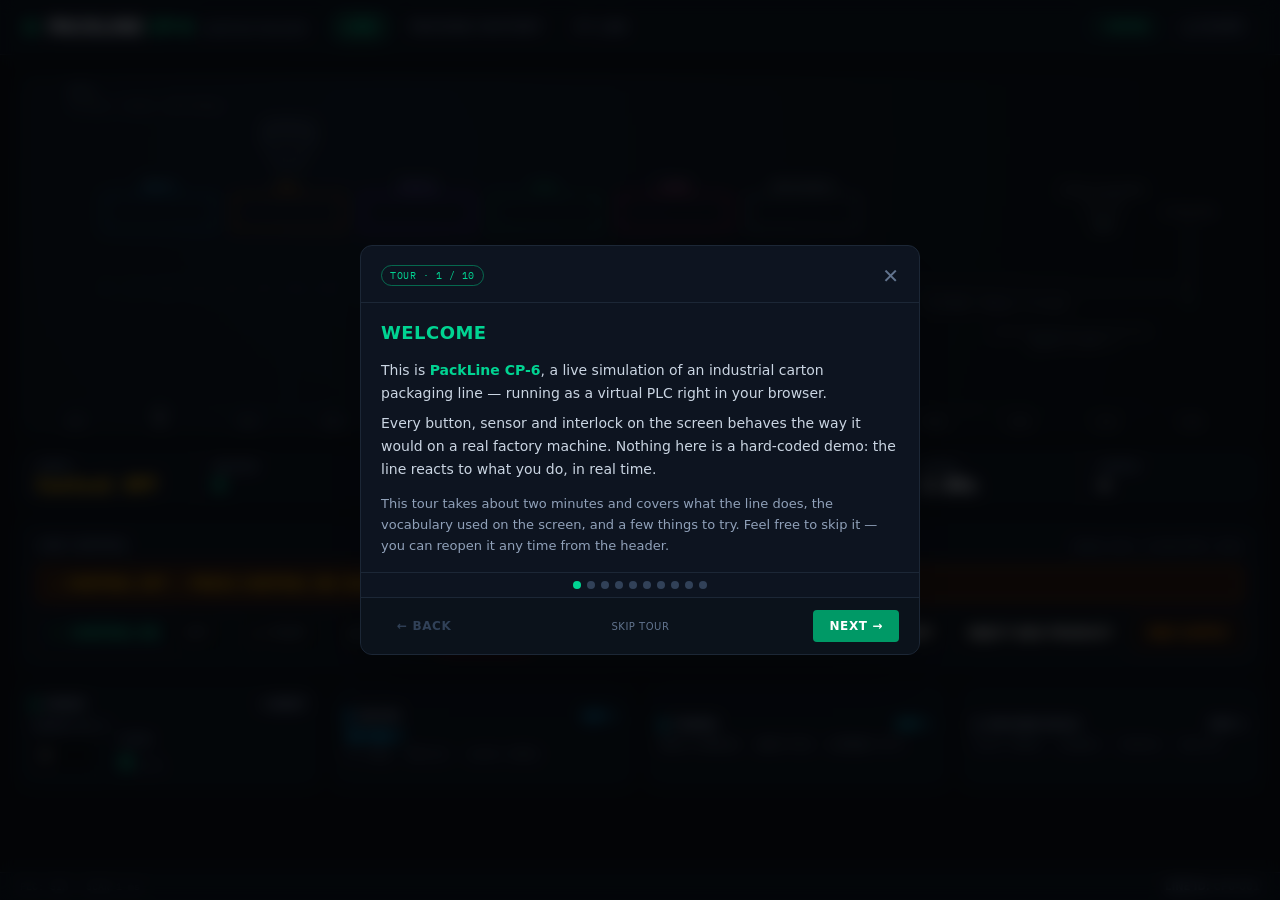
<file: packline/index.html>
<!doctype html>
<html lang="en">
  <head>
    <meta charset="UTF-8" />
    <meta name="viewport" content="width=device-width, initial-scale=1.0" />
    <title>PackLine CP-6 · Packaging Line Simulator</title>
    <link rel="icon" href="data:image/svg+xml,%3Csvg xmlns='http://www.w3.org/2000/svg' viewBox='0 0 16 16'%3E%3Crect x='2' y='5' width='12' height='9' rx='1' fill='%23a4703f'/%3E%3Crect x='2' y='5' width='12' height='2.5' fill='%2310b981'/%3E%3C/svg%3E" />
    <!-- Self-hosted fonts — no external CDN, GDPR-safe -->
    <link rel="stylesheet" href="/assets/fonts/fonts.css">
    <script type="module" crossorigin src="/packline/assets/index-C_3kLFYC.js"></script>
    <link rel="stylesheet" crossorigin href="/packline/assets/index-BH0DT83b.css">
  </head>
  <body>
    <div id="root"></div>
  <!-- GoatCounter — privacy-friendly, cookie-free visit counting -->
<script data-goatcounter="https://lbideas.goatcounter.com/count" async src="https://gc.zgo.at/count.js"></script>
</body>
</html>
</file>
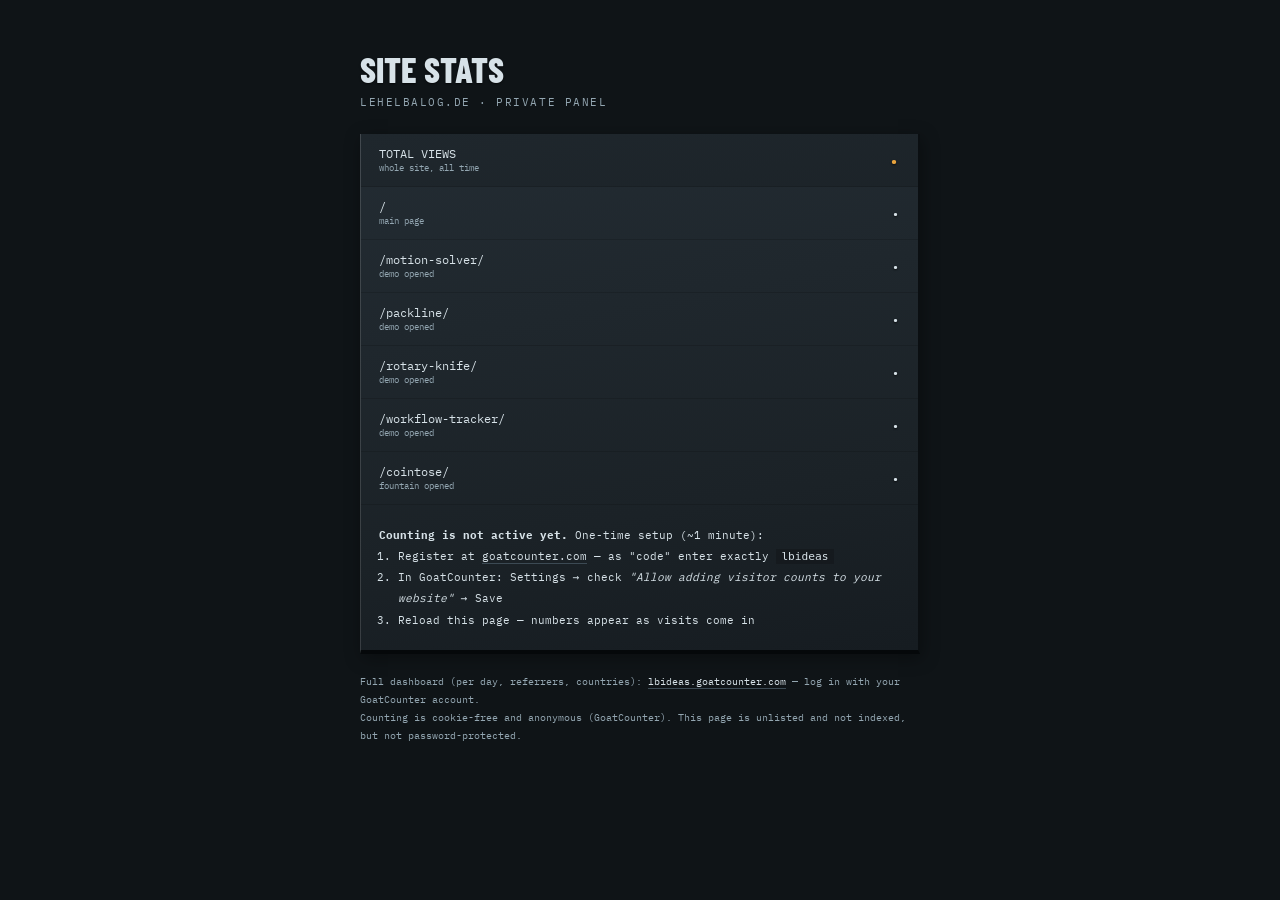
<file: panel-fc60330a/index.html>
<!DOCTYPE html>
<html lang="en">
<head>
<meta charset="UTF-8">
<meta name="viewport" content="width=device-width, initial-scale=1.0">
<title>Site Stats — lehelbalog.de</title>
<meta name="robots" content="noindex, nofollow">
<link rel="icon" type="image/svg+xml" href="/assets/favicon.svg">
<link rel="stylesheet" href="/assets/fonts/fonts.css">
<script>
try {
  var t = localStorage.getItem('theme') || 'dark';
  if (t === 'dark') document.documentElement.setAttribute('data-theme', 'dark');
} catch (e) {}
</script>
<style>
  * { margin:0; padding:0; box-sizing:border-box; }
  :root {
    --BG:#7e8d95; --S:#7e8d95; --S1:#9aaab2; --S3:#6e7e86; --SD:#748590;
    --EDGE:#5a6870; --GAP:#1a2226; --INK:#080e10; --INK2:#152028;
    --STAMP:0 -1px 1px rgba(0,0,0,0.35), 0 1px 0 rgba(255,255,255,0.3);
  }
  html[data-theme="dark"] {
    --BG:#0f1417; --S:#1b2227; --S1:#232c33; --S3:#3c4a54; --SD:#161c21;
    --EDGE:#0b0f12; --GAP:#05080a; --INK:#d7e2e8; --INK2:#93a6b1;
    --STAMP:0 1px 2px rgba(0,0,0,0.6);
    --ACC:#e8a33d;
  }
  body {
    background:var(--BG); color:var(--INK);
    font-family:'Barlow Condensed', sans-serif;
    min-height:100vh; padding:3rem 1.2rem;
    display:flex; justify-content:center; align-items:flex-start;
  }
  .panel { width:100%; max-width:560px; }
  h1 { font-size:2.2rem; font-weight:800; text-transform:uppercase; text-shadow:var(--STAMP); }
  .sub { font-family:'IBM Plex Mono', monospace; font-size:0.68rem; letter-spacing:0.14em; text-transform:uppercase; color:var(--INK2); margin:0.3rem 0 1.6rem; }
  .plate {
    background:linear-gradient(170deg, var(--S1) 0%, var(--S) 70%, var(--SD) 100%);
    border-left:1px solid rgba(255,255,255,0.15); border-right:2px solid var(--EDGE);
    border-bottom:4px solid var(--GAP);
    box-shadow:2px 4px 16px rgba(0,0,0,0.35);
  }
  .row { display:flex; justify-content:space-between; align-items:center; padding:0.75rem 1.1rem; border-bottom:1px solid rgba(0,0,0,0.15); }
  .row:last-child { border-bottom:none; }
  .row .k { font-family:'IBM Plex Mono', monospace; font-size:0.72rem; color:var(--INK); }
  .row .k small { display:block; font-size:0.58rem; color:var(--INK2); }
  .row .v { font-family:'IBM Plex Mono', monospace; font-size:0.95rem; font-weight:700; text-shadow:var(--STAMP); }
  .row.total { background:rgba(0,0,0,0.12); }
  .row.total .v { font-size:1.25rem; }
  html[data-theme="dark"] .row.total .v { color:var(--ACC); }
  .foot { font-family:'IBM Plex Mono', monospace; font-size:0.62rem; color:var(--INK2); line-height:1.8; margin-top:1.2rem; }
  .foot a, .setup a { color:var(--INK); border-bottom:1px solid var(--S3); text-decoration:none; }
  .setup { display:none; font-family:'IBM Plex Mono', monospace; font-size:0.7rem; line-height:1.9; padding:1.2rem 1.1rem; color:var(--INK); }
  .setup ol { padding-left:1.2rem; }
  .setup code { background:rgba(0,0,0,0.18); padding:0.05rem 0.35rem; }
</style>
</head>
<body>
  <div class="panel">
    <h1>Site Stats</h1>
    <div class="sub">lehelbalog.de · private panel</div>
    <div class="plate">
      <div class="row total"><span class="k">TOTAL VIEWS<small>whole site, all time</small></span><span class="v" data-path="TOTAL">—</span></div>
      <div class="row"><span class="k">/ <small>main page</small></span><span class="v" data-path="/">—</span></div>
      <div class="row"><span class="k">/motion-solver/<small>demo opened</small></span><span class="v" data-path="/motion-solver/">—</span></div>
      <div class="row"><span class="k">/packline/<small>demo opened</small></span><span class="v" data-path="/packline/">—</span></div>
      <div class="row"><span class="k">/rotary-knife/<small>demo opened</small></span><span class="v" data-path="/rotary-knife/">—</span></div>
      <div class="row"><span class="k">/workflow-tracker/<small>demo opened</small></span><span class="v" data-path="/workflow-tracker/">—</span></div>
      <div class="row"><span class="k">/cointose/<small>fountain opened</small></span><span class="v" data-path="/cointose/">—</span></div>
      <div class="setup" id="setup">
        <strong>Counting is not active yet.</strong> One-time setup (~1 minute):
        <ol>
          <li>Register at <a href="https://www.goatcounter.com" target="_blank" rel="noopener">goatcounter.com</a> — as "code" enter exactly <code>lbideas</code></li>
          <li>In GoatCounter: Settings → check <em>"Allow adding visitor counts to your website"</em> → Save</li>
          <li>Reload this page — numbers appear as visits come in</li>
        </ol>
      </div>
    </div>
    <p class="foot">
      Full dashboard (per day, referrers, countries): <a href="https://lbideas.goatcounter.com" target="_blank" rel="noopener">lbideas.goatcounter.com</a> — log in with your GoatCounter account.<br>
      Counting is cookie-free and anonymous (GoatCounter). This page is unlisted and not indexed, but not password-protected.
    </p>
  </div>
<script>
  (async () => {
    const els = document.querySelectorAll('[data-path]');
    let anyOk = false;
    await Promise.all([...els].map(async el => {
      try {
        const path = el.getAttribute('data-path');
        const res = await fetch('https://lbideas.goatcounter.com/counter/' + encodeURIComponent(path) + '.json');
        if (!res.ok) throw new Error(res.status);
        const data = await res.json();
        el.textContent = data.count;
        anyOk = true;
      } catch (e) { el.textContent = '·'; }
    }));
    if (!anyOk) document.getElementById('setup').style.display = 'block';
  })();
</script>
</body>
</html>
</file>
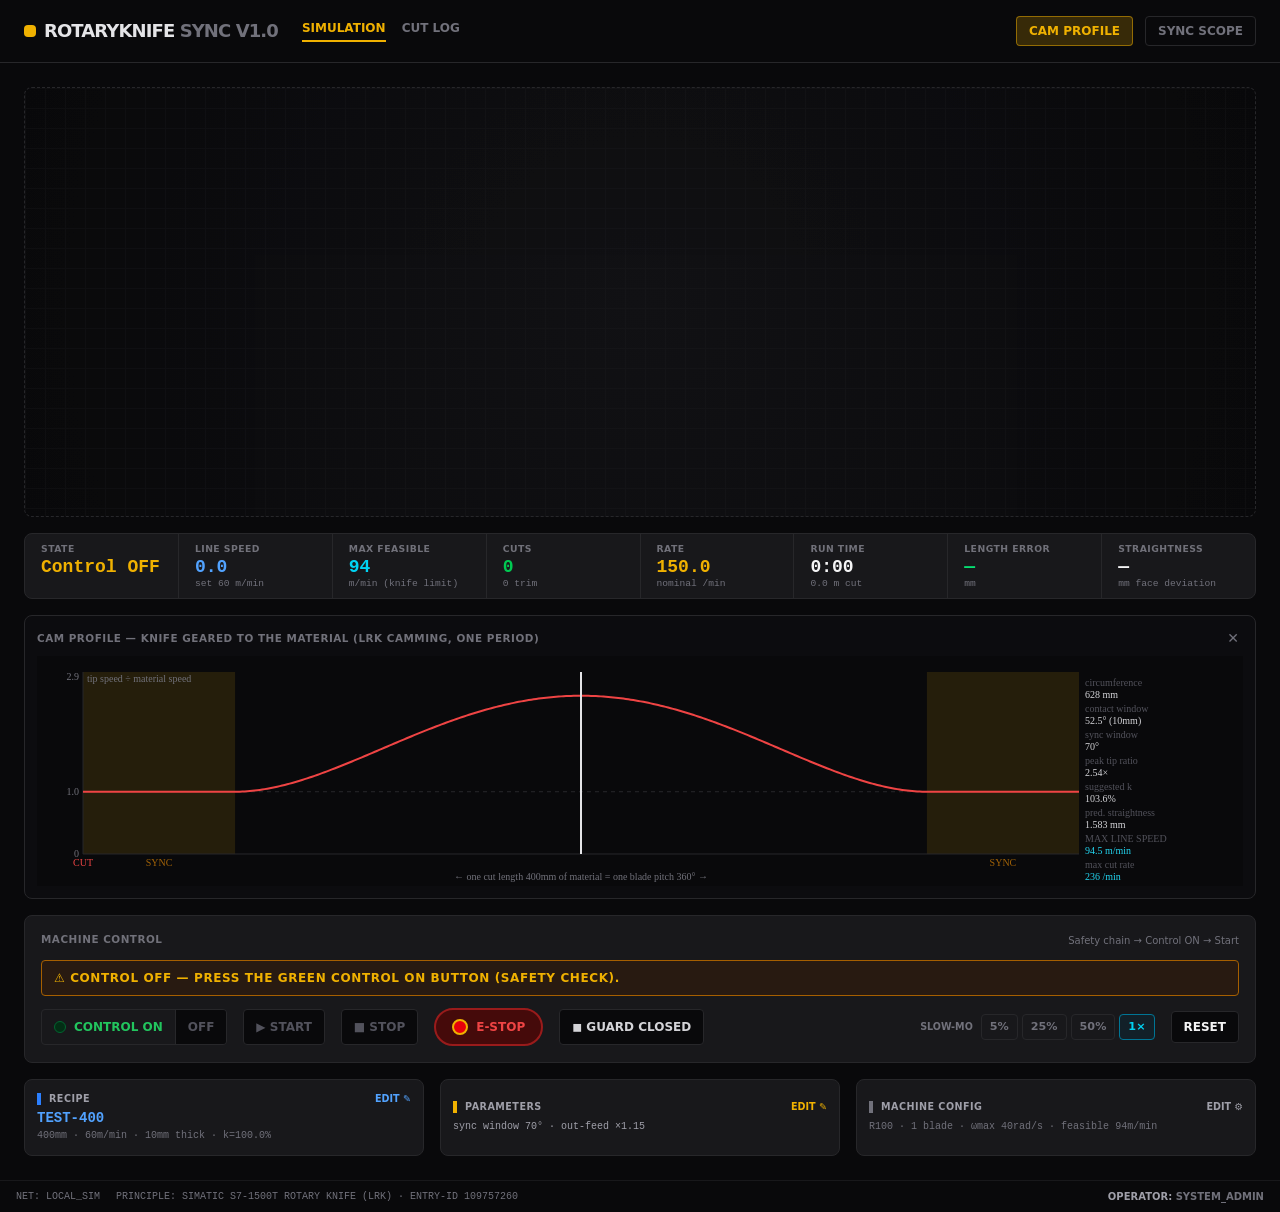
<file: rotary-knife/index.html>
<!doctype html>
<html lang="en">
  <head>
    <meta charset="UTF-8" />
    <meta name="viewport" content="width=device-width, initial-scale=1.0" />
    <title>RotaryKnife SYNC — synchronous cutting test rig</title>
    <script type="module" crossorigin src="/rotary-knife/assets/index-CRLigBrK.js"></script>
    <link rel="stylesheet" crossorigin href="/rotary-knife/assets/index-BfGZ0Zv7.css">
  </head>
  <body>
    <div id="root"></div>
  </body>
</html>
</file>
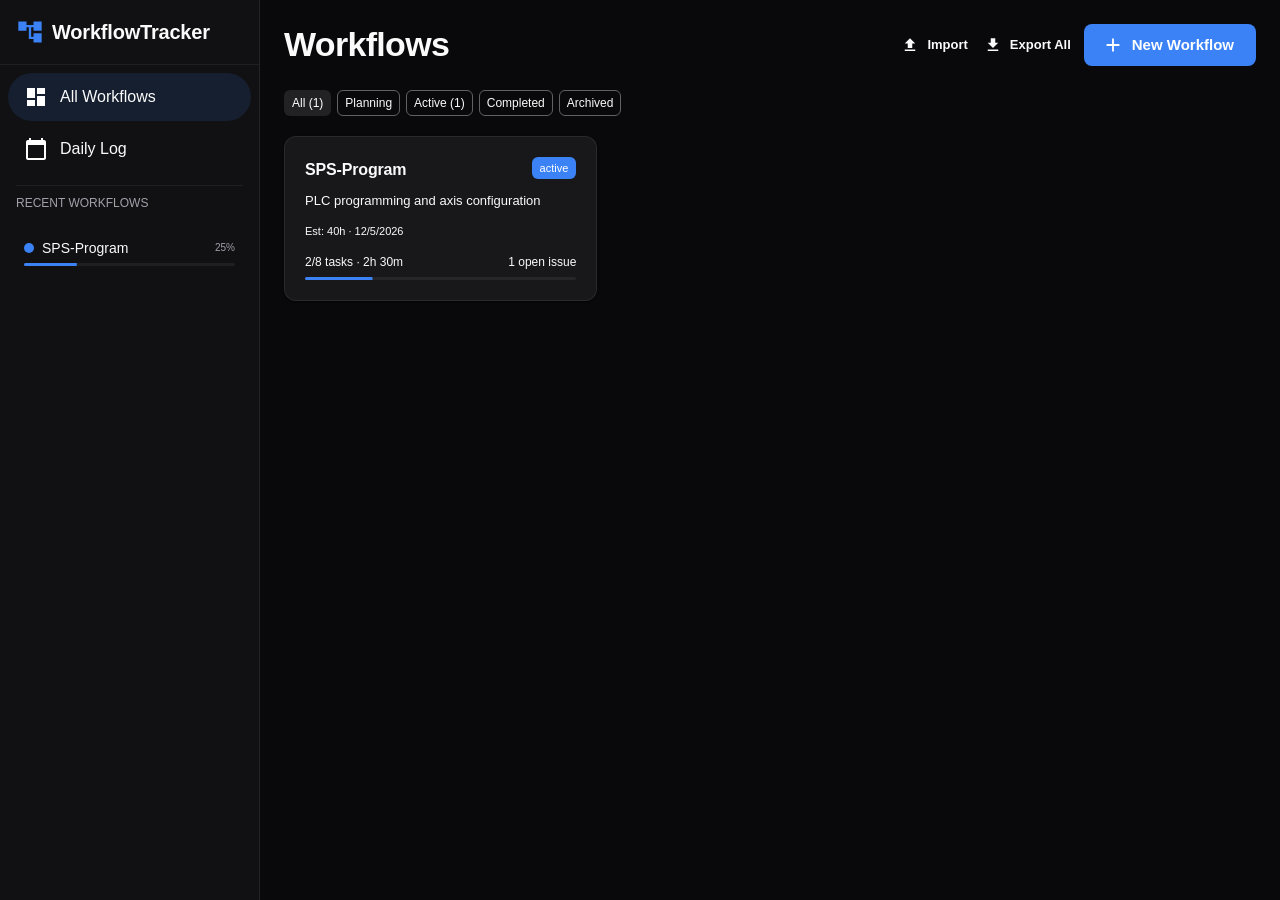
<file: workflow-tracker/index.html>
<!DOCTYPE html>
<html lang="en">
  <head>
    <meta charset="UTF-8" />
    <meta name="viewport" content="width=device-width, initial-scale=1.0" />
    <title>Workflow Tracker</title>
    <style>
      @keyframes pulse { 0%, 100% { opacity: 1; } 50% { opacity: 0.7; } }
      body { margin: 0; overflow: hidden; user-select: none; }
      ::-webkit-scrollbar { width: 8px; }
      ::-webkit-scrollbar-track { background: transparent; }
      ::-webkit-scrollbar-thumb { background: #333; border-radius: 4px; }
      ::-webkit-scrollbar-thumb:hover { background: #555; }
    </style>
    <script type="module" crossorigin src="./assets/index-Cstsi6Yo.js"></script>
    <link rel="stylesheet" crossorigin href="./assets/index-rQ9u7lD6.css">
  </head>
  <body>
    <div id="root"></div>
  <!-- GoatCounter — privacy-friendly, cookie-free visit counting -->
<script data-goatcounter="https://lbideas.goatcounter.com/count" async src="https://gc.zgo.at/count.js"></script>
</body>
</html>
</file>
<file: assets/fonts/fonts.css>
/* Self-hosted fonts (latin subset) — no external font CDN, GDPR-safe.
   Files from @fontsource/ibm-plex-mono and @fontsource/barlow-condensed (OFL licensed). */

@font-face { font-family:'IBM Plex Mono'; font-style:normal; font-weight:300; font-display:swap; src:url('/assets/fonts/ibm-plex-mono-latin-300-normal.woff2') format('woff2'); }
@font-face { font-family:'IBM Plex Mono'; font-style:normal; font-weight:400; font-display:swap; src:url('/assets/fonts/ibm-plex-mono-latin-400-normal.woff2') format('woff2'); }
@font-face { font-family:'IBM Plex Mono'; font-style:normal; font-weight:500; font-display:swap; src:url('/assets/fonts/ibm-plex-mono-latin-500-normal.woff2') format('woff2'); }
@font-face { font-family:'IBM Plex Mono'; font-style:normal; font-weight:600; font-display:swap; src:url('/assets/fonts/ibm-plex-mono-latin-600-normal.woff2') format('woff2'); }
@font-face { font-family:'IBM Plex Mono'; font-style:normal; font-weight:700; font-display:swap; src:url('/assets/fonts/ibm-plex-mono-latin-700-normal.woff2') format('woff2'); }

@font-face { font-family:'Barlow Condensed'; font-style:normal; font-weight:300; font-display:swap; src:url('/assets/fonts/barlow-condensed-latin-300-normal.woff2') format('woff2'); }
@font-face { font-family:'Barlow Condensed'; font-style:normal; font-weight:400; font-display:swap; src:url('/assets/fonts/barlow-condensed-latin-400-normal.woff2') format('woff2'); }
@font-face { font-family:'Barlow Condensed'; font-style:normal; font-weight:600; font-display:swap; src:url('/assets/fonts/barlow-condensed-latin-600-normal.woff2') format('woff2'); }
@font-face { font-family:'Barlow Condensed'; font-style:normal; font-weight:700; font-display:swap; src:url('/assets/fonts/barlow-condensed-latin-700-normal.woff2') format('woff2'); }
@font-face { font-family:'Barlow Condensed'; font-style:normal; font-weight:800; font-display:swap; src:url('/assets/fonts/barlow-condensed-latin-800-normal.woff2') format('woff2'); }
</file>
<file: workflow-tracker/assets/index-rQ9u7lD6.css>
::-webkit-scrollbar{width:6px;height:6px}::-webkit-scrollbar-track{background:0 0}::-webkit-scrollbar-thumb{background:#ffffff1a;border-radius:3px}::-webkit-scrollbar-thumb:hover{background:#fff3}@keyframes pulse{0%,to{opacity:1}50%{opacity:.7}}@keyframes taskComplete{0%{transform:scale(1)}30%{transform:scale(1.05)}to{opacity:.5;transform:scale(1)}}@keyframes fadeIn{0%{opacity:0;transform:translateY(4px)}to{opacity:1;transform:translateY(0)}}@keyframes slideIn{0%{opacity:0;transform:translate(-8px)}to{opacity:1;transform:translate(0)}}*{-webkit-font-smoothing:antialiased;-moz-osx-font-smoothing:grayscale}::selection{background:#3b82f64d}:focus:not(:focus-visible){outline:none}:focus-visible{outline-offset:2px;outline:2px solid #3b82f6}
</file>
<file: packline/assets/index-BH0DT83b.css>
/*! tailwindcss v4.3.2 | MIT License | https://tailwindcss.com */@layer properties{@supports (((-webkit-hyphens:none)) and (not (margin-trim:inline))) or ((-moz-orient:inline) and (not (color:rgb(from red r g b)))){*,:before,:after,::backdrop{--tw-translate-x:0;--tw-translate-y:0;--tw-translate-z:0;--tw-space-y-reverse:0;--tw-divide-x-reverse:0;--tw-border-style:solid;--tw-leading:initial;--tw-font-weight:initial;--tw-tracking:initial;--tw-shadow:0 0 #0000;--tw-shadow-color:initial;--tw-shadow-alpha:100%;--tw-inset-shadow:0 0 #0000;--tw-inset-shadow-color:initial;--tw-inset-shadow-alpha:100%;--tw-ring-color:initial;--tw-ring-shadow:0 0 #0000;--tw-inset-ring-color:initial;--tw-inset-ring-shadow:0 0 #0000;--tw-ring-inset:initial;--tw-ring-offset-width:0px;--tw-ring-offset-color:#fff;--tw-ring-offset-shadow:0 0 #0000;--tw-outline-style:solid;--tw-backdrop-blur:initial;--tw-backdrop-brightness:initial;--tw-backdrop-contrast:initial;--tw-backdrop-grayscale:initial;--tw-backdrop-hue-rotate:initial;--tw-backdrop-invert:initial;--tw-backdrop-opacity:initial;--tw-backdrop-saturate:initial;--tw-backdrop-sepia:initial}}}@layer theme{:root,:host{--font-sans:ui-sans-serif, system-ui, sans-serif, "Apple Color Emoji", "Segoe UI Emoji", "Segoe UI Symbol", "Noto Color Emoji";--font-mono:"IBM Plex Mono", ui-monospace, SFMono-Regular, monospace;--color-red-300:oklch(80.8% .114 19.571);--color-red-400:oklch(70.4% .191 22.216);--color-red-500:oklch(63.7% .237 25.331);--color-red-600:oklch(57.7% .245 27.325);--color-red-700:oklch(50.5% .213 27.518);--color-red-900:oklch(39.6% .141 25.723);--color-red-950:oklch(25.8% .092 26.042);--color-orange-300:oklch(83.7% .128 66.29);--color-orange-400:oklch(75% .183 55.934);--color-orange-500:oklch(70.5% .213 47.604);--color-orange-600:oklch(64.6% .222 41.116);--color-orange-700:oklch(55.3% .195 38.402);--color-orange-800:oklch(47% .157 37.304);--color-orange-900:oklch(40.8% .123 38.172);--color-orange-950:oklch(26.6% .079 36.259);--color-amber-300:oklch(87.9% .169 91.605);--color-amber-400:oklch(82.8% .189 84.429);--color-amber-500:oklch(76.9% .188 70.08);--color-amber-700:oklch(55.5% .163 48.998);--color-amber-950:oklch(27.9% .077 45.635);--color-emerald-300:oklch(84.5% .143 164.978);--color-emerald-400:oklch(76.5% .177 163.223);--color-emerald-500:oklch(69.6% .17 162.48);--color-emerald-600:oklch(59.6% .145 163.225);--color-emerald-800:oklch(43.2% .095 166.913);--color-emerald-950:oklch(26.2% .051 172.552);--color-cyan-300:oklch(86.5% .127 207.078);--color-cyan-400:oklch(78.9% .154 211.53);--color-cyan-500:oklch(71.5% .143 215.221);--color-cyan-800:oklch(45% .085 224.283);--color-cyan-900:oklch(39.8% .07 227.392);--color-cyan-950:oklch(30.2% .056 229.695);--color-sky-400:oklch(74.6% .16 232.661);--color-sky-500:oklch(68.5% .169 237.323);--color-sky-800:oklch(44.3% .11 240.79);--color-sky-950:oklch(29.3% .066 243.157);--color-violet-400:oklch(70.2% .183 293.541);--color-violet-500:oklch(60.6% .25 292.717);--color-fuchsia-300:oklch(83.3% .145 321.434);--color-fuchsia-400:oklch(74% .238 322.16);--color-pink-400:oklch(71.8% .202 349.761);--color-pink-500:oklch(65.6% .241 354.308);--color-slate-100:oklch(96.8% .007 247.896);--color-slate-200:oklch(92.9% .013 255.508);--color-slate-300:oklch(86.9% .022 252.894);--color-slate-400:oklch(70.4% .04 256.788);--color-slate-500:oklch(55.4% .046 257.417);--color-slate-600:oklch(44.6% .043 257.281);--color-slate-700:oklch(37.2% .044 257.287);--color-slate-800:oklch(27.9% .041 260.031);--color-black:#000;--color-white:#fff;--spacing:.25rem;--container-sm:24rem;--text-xs:.75rem;--text-xs--line-height:calc(1 / .75);--text-sm:.875rem;--text-sm--line-height:calc(1.25 / .875);--text-lg:1.125rem;--text-lg--line-height:calc(1.75 / 1.125);--text-xl:1.25rem;--text-xl--line-height:calc(1.75 / 1.25);--font-weight-semibold:600;--font-weight-bold:700;--tracking-tight:-.025em;--tracking-normal:0em;--tracking-wide:.025em;--tracking-wider:.05em;--leading-tight:1.25;--leading-relaxed:1.625;--radius-sm:.25rem;--radius-xl:.75rem;--animate-pulse:pulse 2s cubic-bezier(.4, 0, .6, 1) infinite;--blur-sm:8px;--blur-md:12px;--default-transition-duration:.15s;--default-transition-timing-function:cubic-bezier(.4, 0, .2, 1);--default-font-family:var(--font-sans);--default-mono-font-family:var(--font-mono)}}@layer base{*,:after,:before,::backdrop{box-sizing:border-box;border:0 solid;margin:0;padding:0}::file-selector-button{box-sizing:border-box;border:0 solid;margin:0;padding:0}html,:host{-webkit-text-size-adjust:100%;-moz-tab-size:4;tab-size:4;line-height:1.5;font-family:var(--default-font-family,ui-sans-serif, system-ui, sans-serif, "Apple Color Emoji", "Segoe UI Emoji", "Segoe UI Symbol", "Noto Color Emoji");font-feature-settings:var(--default-font-feature-settings,normal);font-variation-settings:var(--default-font-variation-settings,normal);-webkit-tap-highlight-color:transparent}hr{height:0;color:inherit;border-top-width:1px}abbr:where([title]){-webkit-text-decoration:underline dotted;text-decoration:underline dotted}h1,h2,h3,h4,h5,h6{font-size:inherit;font-weight:inherit}a{color:inherit;-webkit-text-decoration:inherit;text-decoration:inherit}b,strong{font-weight:bolder}code,kbd,samp,pre{font-family:var(--default-mono-font-family,ui-monospace, SFMono-Regular, Menlo, Monaco, Consolas, "Liberation Mono", "Courier New", monospace);font-feature-settings:var(--default-mono-font-feature-settings,normal);font-variation-settings:var(--default-mono-font-variation-settings,normal);font-size:1em}small{font-size:80%}sub,sup{vertical-align:baseline;font-size:75%;line-height:0;position:relative}sub{bottom:-.25em}sup{top:-.5em}table{text-indent:0;border-color:inherit;border-collapse:collapse}:-moz-focusring{outline:auto}progress{vertical-align:baseline}summary{display:list-item}ol,ul,menu{list-style:none}img,svg,video,canvas,audio,iframe,embed,object{vertical-align:middle;display:block}img,video{max-width:100%;height:auto}button,input,select,optgroup,textarea{font:inherit;font-feature-settings:inherit;font-variation-settings:inherit;letter-spacing:inherit;color:inherit;opacity:1;background-color:#0000;border-radius:0}::file-selector-button{font:inherit;font-feature-settings:inherit;font-variation-settings:inherit;letter-spacing:inherit;color:inherit;opacity:1;background-color:#0000;border-radius:0}:where(select:is([multiple],[size])) optgroup{font-weight:bolder}:where(select:is([multiple],[size])) optgroup option{padding-inline-start:20px}::file-selector-button{margin-inline-end:4px}::placeholder{opacity:1}@supports (not ((-webkit-appearance:-apple-pay-button))) or (contain-intrinsic-size:1px){::placeholder{color:currentColor}@supports (color:color-mix(in lab,red,red)){::placeholder{color:color-mix(in oklab,currentcolor 50%,transparent)}}}textarea{resize:vertical}::-webkit-search-decoration{-webkit-appearance:none}::-webkit-date-and-time-value{min-height:1lh;text-align:inherit}::-webkit-datetime-edit{display:inline-flex}::-webkit-datetime-edit-fields-wrapper{padding:0}::-webkit-datetime-edit{padding-block:0}::-webkit-datetime-edit-year-field{padding-block:0}::-webkit-datetime-edit-month-field{padding-block:0}::-webkit-datetime-edit-day-field{padding-block:0}::-webkit-datetime-edit-hour-field{padding-block:0}::-webkit-datetime-edit-minute-field{padding-block:0}::-webkit-datetime-edit-second-field{padding-block:0}::-webkit-datetime-edit-millisecond-field{padding-block:0}::-webkit-datetime-edit-meridiem-field{padding-block:0}::-webkit-calendar-picker-indicator{line-height:1}:-moz-ui-invalid{box-shadow:none}button,input:where([type=button],[type=reset],[type=submit]){-webkit-appearance:button;-moz-appearance:button;appearance:button}::file-selector-button{-webkit-appearance:button;-moz-appearance:button;appearance:button}::-webkit-inner-spin-button{height:auto}::-webkit-outer-spin-button{height:auto}[hidden]:where(:not([hidden=until-found])){display:none!important}}@layer components;@layer utilities{.pointer-events-none{pointer-events:none}.visible{visibility:visible}.absolute{position:absolute}.fixed{position:fixed}.relative{position:relative}.sticky{position:sticky}.inset-0{top:0;right:0;bottom:0;left:0}.inset-4{inset:calc(var(--spacing) * 4)}.top-0{top:0}.top-1\/2{top:50%}.top-2{top:calc(var(--spacing) * 2)}.top-8{top:calc(var(--spacing) * 8)}.bottom-0{bottom:0}.bottom-\[2px\]{bottom:2px}.-left-3{left:calc(var(--spacing) * -3)}.left-1\/2{left:50%}.z-10{z-index:10}.z-20{z-index:20}.z-50{z-index:50}.z-\[60\]{z-index:60}.col-span-2{grid-column:span 2/span 2}.container{width:100%}@media(min-width:40rem){.container{max-width:40rem}}@media(min-width:48rem){.container{max-width:48rem}}@media(min-width:64rem){.container{max-width:64rem}}@media(min-width:80rem){.container{max-width:80rem}}@media(min-width:96rem){.container{max-width:96rem}}.m-0{margin:0}.mx-auto{margin-inline:auto}.my-3{margin-block:calc(var(--spacing) * 3)}.mt-0\.5{margin-top:calc(var(--spacing) * .5)}.mt-1{margin-top:var(--spacing)}.mt-2{margin-top:calc(var(--spacing) * 2)}.mt-3{margin-top:calc(var(--spacing) * 3)}.mt-4{margin-top:calc(var(--spacing) * 4)}.mt-6{margin-top:calc(var(--spacing) * 6)}.mb-1{margin-bottom:var(--spacing)}.mb-2{margin-bottom:calc(var(--spacing) * 2)}.mb-3{margin-bottom:calc(var(--spacing) * 3)}.mb-4{margin-bottom:calc(var(--spacing) * 4)}.ml-2{margin-left:calc(var(--spacing) * 2)}.ml-auto{margin-left:auto}.block{display:block}.flex{display:flex}.grid{display:grid}.h-2{height:calc(var(--spacing) * 2)}.h-3{height:calc(var(--spacing) * 3)}.h-3\.5{height:calc(var(--spacing) * 3.5)}.h-4{height:calc(var(--spacing) * 4)}.h-\[2px\]{height:2px}.h-\[7px\]{height:7px}.h-\[9px\]{height:9px}.h-\[18px\]{height:18px}.h-\[360px\]{height:360px}.h-\[calc\(100vh-150px\)\]{height:calc(100vh - 150px)}.h-full{height:100%}.max-h-\[90vh\]{max-height:90vh}.max-h-\[480px\]{max-height:480px}.min-h-0{min-height:0}.min-h-screen{min-height:100vh}.w-1{width:var(--spacing)}.w-2{width:calc(var(--spacing) * 2)}.w-2\/3{width:66.6667%}.w-3{width:calc(var(--spacing) * 3)}.w-3\.5{width:calc(var(--spacing) * 3.5)}.w-4{width:calc(var(--spacing) * 4)}.w-16{width:calc(var(--spacing) * 16)}.w-20{width:calc(var(--spacing) * 20)}.w-24{width:calc(var(--spacing) * 24)}.w-28{width:calc(var(--spacing) * 28)}.w-64{width:calc(var(--spacing) * 64)}.w-\[2px\]{width:2px}.w-\[7px\]{width:7px}.w-\[420px\]{width:420px}.w-\[460px\]{width:460px}.w-\[560px\]{width:560px}.w-full{width:100%}.max-w-\[1320px\]{max-width:1320px}.max-w-full{max-width:100%}.max-w-sm{max-width:var(--container-sm)}.min-w-\[90px\]{min-width:90px}.flex-1{flex:1}.flex-shrink-0{flex-shrink:0}.grow{flex-grow:1}.border-collapse{border-collapse:collapse}.-translate-x-1\/2{--tw-translate-x: -50% ;translate:var(--tw-translate-x) var(--tw-translate-y)}.-translate-y-1\/2{--tw-translate-y: -50% ;translate:var(--tw-translate-x) var(--tw-translate-y)}.animate-pulse{animation:var(--animate-pulse)}.cursor-crosshair{cursor:crosshair}.cursor-default{cursor:default}.cursor-ew-resize{cursor:ew-resize}.cursor-not-allowed{cursor:not-allowed}.cursor-pointer{cursor:pointer}.resize{resize:both}.list-inside{list-style-position:inside}.list-decimal{list-style-type:decimal}.grid-cols-1{grid-template-columns:repeat(1,minmax(0,1fr))}.grid-cols-2{grid-template-columns:repeat(2,minmax(0,1fr))}.grid-cols-3{grid-template-columns:repeat(3,minmax(0,1fr))}.flex-col{flex-direction:column}.flex-wrap{flex-wrap:wrap}.items-baseline{align-items:baseline}.items-center{align-items:center}.items-end{align-items:flex-end}.items-start{align-items:flex-start}.items-stretch{align-items:stretch}.justify-between{justify-content:space-between}.justify-center{justify-content:center}.gap-1{gap:var(--spacing)}.gap-1\.5{gap:calc(var(--spacing) * 1.5)}.gap-2{gap:calc(var(--spacing) * 2)}.gap-2\.5{gap:calc(var(--spacing) * 2.5)}.gap-3{gap:calc(var(--spacing) * 3)}.gap-4{gap:calc(var(--spacing) * 4)}.gap-6{gap:calc(var(--spacing) * 6)}:where(.space-y-1>:not(:last-child)){--tw-space-y-reverse:0;margin-block-start:calc(var(--spacing) * var(--tw-space-y-reverse));margin-block-end:calc(var(--spacing) * calc(1 - var(--tw-space-y-reverse)))}:where(.space-y-2>:not(:last-child)){--tw-space-y-reverse:0;margin-block-start:calc(calc(var(--spacing) * 2) * var(--tw-space-y-reverse));margin-block-end:calc(calc(var(--spacing) * 2) * calc(1 - var(--tw-space-y-reverse)))}:where(.space-y-3>:not(:last-child)){--tw-space-y-reverse:0;margin-block-start:calc(calc(var(--spacing) * 3) * var(--tw-space-y-reverse));margin-block-end:calc(calc(var(--spacing) * 3) * calc(1 - var(--tw-space-y-reverse)))}:where(.space-y-4>:not(:last-child)){--tw-space-y-reverse:0;margin-block-start:calc(calc(var(--spacing) * 4) * var(--tw-space-y-reverse));margin-block-end:calc(calc(var(--spacing) * 4) * calc(1 - var(--tw-space-y-reverse)))}:where(.divide-x>:not(:last-child)){--tw-divide-x-reverse:0;border-inline-style:var(--tw-border-style);border-inline-start-width:calc(1px * var(--tw-divide-x-reverse));border-inline-end-width:calc(1px * calc(1 - var(--tw-divide-x-reverse)))}:where(.divide-\[\#1c2736\]>:not(:last-child)){border-color:#1c2736}.truncate{text-overflow:ellipsis;white-space:nowrap;overflow:hidden}.overflow-auto{overflow:auto}.overflow-hidden{overflow:hidden}.overflow-y-auto{overflow-y:auto}.rounded{border-radius:.25rem}.rounded-full{border-radius:3.40282e38px}.rounded-sm{border-radius:var(--radius-sm)}.rounded-xl{border-radius:var(--radius-xl)}.border{border-style:var(--tw-border-style);border-width:1px}.border-2{border-style:var(--tw-border-style);border-width:2px}.border-x{border-inline-style:var(--tw-border-style);border-inline-width:1px}.border-t{border-top-style:var(--tw-border-style);border-top-width:1px}.border-r{border-right-style:var(--tw-border-style);border-right-width:1px}.border-b{border-bottom-style:var(--tw-border-style);border-bottom-width:1px}.border-l-2{border-left-style:var(--tw-border-style);border-left-width:2px}.border-dashed{--tw-border-style:dashed;border-style:dashed}.border-none{--tw-border-style:none;border-style:none}.border-\[\#1c2736\]{border-color:#1c2736}.border-\[\#1c2736\]\/50{border-color:#1c273680}.border-\[\#26344a\]{border-color:#26344a}.border-\[\#c98d54\]\/40{border-color:#c98d5466}.border-amber-400{border-color:var(--color-amber-400)}.border-amber-700{border-color:var(--color-amber-700)}.border-amber-700\/50{border-color:#b7500080}@supports (color:color-mix(in lab,red,red)){.border-amber-700\/50{border-color:color-mix(in oklab,var(--color-amber-700) 50%,transparent)}}.border-cyan-500{border-color:var(--color-cyan-500)}.border-cyan-500\/40{border-color:#00b7d766}@supports (color:color-mix(in lab,red,red)){.border-cyan-500\/40{border-color:color-mix(in oklab,var(--color-cyan-500) 40%,transparent)}}.border-cyan-500\/50{border-color:#00b7d780}@supports (color:color-mix(in lab,red,red)){.border-cyan-500\/50{border-color:color-mix(in oklab,var(--color-cyan-500) 50%,transparent)}}.border-cyan-900{border-color:var(--color-cyan-900)}.border-emerald-300{border-color:var(--color-emerald-300)}.border-emerald-500{border-color:var(--color-emerald-500)}.border-emerald-500\/40{border-color:#00bb7f66}@supports (color:color-mix(in lab,red,red)){.border-emerald-500\/40{border-color:color-mix(in oklab,var(--color-emerald-500) 40%,transparent)}}.border-emerald-500\/50{border-color:#00bb7f80}@supports (color:color-mix(in lab,red,red)){.border-emerald-500\/50{border-color:color-mix(in oklab,var(--color-emerald-500) 50%,transparent)}}.border-emerald-800{border-color:var(--color-emerald-800)}.border-orange-600{border-color:var(--color-orange-600)}.border-orange-700{border-color:var(--color-orange-700)}.border-orange-800{border-color:var(--color-orange-800)}.border-red-500{border-color:var(--color-red-500)}.border-red-700{border-color:var(--color-red-700)}.border-red-900{border-color:var(--color-red-900)}.border-sky-500{border-color:var(--color-sky-500)}.border-sky-500\/50{border-color:#00a5ef80}@supports (color:color-mix(in lab,red,red)){.border-sky-500\/50{border-color:color-mix(in oklab,var(--color-sky-500) 50%,transparent)}}.border-sky-800{border-color:var(--color-sky-800)}.border-slate-500{border-color:var(--color-slate-500)}.border-slate-800{border-color:var(--color-slate-800)}.border-transparent{border-color:#0000}.bg-\[\#0b1017\]{background-color:#0b1017}.bg-\[\#0b1017\]\/50{background-color:#0b101780}.bg-\[\#0d1420\]{background-color:#0d1420}.bg-\[\#0d1420\]\/95{background-color:#0d1420f2}.bg-\[\#1c2736\]{background-color:#1c2736}.bg-\[\#2a0a0a\]{background-color:#2a0a0a}.bg-\[\#26344a\]{background-color:#26344a}.bg-amber-950\/30{background-color:#4619014d}@supports (color:color-mix(in lab,red,red)){.bg-amber-950\/30{background-color:color-mix(in oklab,var(--color-amber-950) 30%,transparent)}}.bg-amber-950\/40{background-color:#46190166}@supports (color:color-mix(in lab,red,red)){.bg-amber-950\/40{background-color:color-mix(in oklab,var(--color-amber-950) 40%,transparent)}}.bg-black\/60{background-color:#0009}@supports (color:color-mix(in lab,red,red)){.bg-black\/60{background-color:color-mix(in oklab,var(--color-black) 60%,transparent)}}.bg-black\/70{background-color:#000000b3}@supports (color:color-mix(in lab,red,red)){.bg-black\/70{background-color:color-mix(in oklab,var(--color-black) 70%,transparent)}}.bg-cyan-400{background-color:var(--color-cyan-400)}.bg-cyan-500{background-color:var(--color-cyan-500)}.bg-cyan-500\/15{background-color:#00b7d726}@supports (color:color-mix(in lab,red,red)){.bg-cyan-500\/15{background-color:color-mix(in oklab,var(--color-cyan-500) 15%,transparent)}}.bg-cyan-950\/30{background-color:#0533454d}@supports (color:color-mix(in lab,red,red)){.bg-cyan-950\/30{background-color:color-mix(in oklab,var(--color-cyan-950) 30%,transparent)}}.bg-emerald-400{background-color:var(--color-emerald-400)}.bg-emerald-500{background-color:var(--color-emerald-500)}.bg-emerald-500\/15{background-color:#00bb7f26}@supports (color:color-mix(in lab,red,red)){.bg-emerald-500\/15{background-color:color-mix(in oklab,var(--color-emerald-500) 15%,transparent)}}.bg-emerald-500\/30{background-color:#00bb7f4d}@supports (color:color-mix(in lab,red,red)){.bg-emerald-500\/30{background-color:color-mix(in oklab,var(--color-emerald-500) 30%,transparent)}}.bg-emerald-600{background-color:var(--color-emerald-600)}.bg-emerald-800{background-color:var(--color-emerald-800)}.bg-emerald-950{background-color:var(--color-emerald-950)}.bg-emerald-950\/40{background-color:#002c2266}@supports (color:color-mix(in lab,red,red)){.bg-emerald-950\/40{background-color:color-mix(in oklab,var(--color-emerald-950) 40%,transparent)}}.bg-emerald-950\/60{background-color:#002c2299}@supports (color:color-mix(in lab,red,red)){.bg-emerald-950\/60{background-color:color-mix(in oklab,var(--color-emerald-950) 60%,transparent)}}.bg-fuchsia-400{background-color:var(--color-fuchsia-400)}.bg-orange-950\/40{background-color:#44130666}@supports (color:color-mix(in lab,red,red)){.bg-orange-950\/40{background-color:color-mix(in oklab,var(--color-orange-950) 40%,transparent)}}.bg-red-600{background-color:var(--color-red-600)}.bg-red-950{background-color:var(--color-red-950)}.bg-red-950\/10{background-color:#4608091a}@supports (color:color-mix(in lab,red,red)){.bg-red-950\/10{background-color:color-mix(in oklab,var(--color-red-950) 10%,transparent)}}.bg-red-950\/60{background-color:#46080999}@supports (color:color-mix(in lab,red,red)){.bg-red-950\/60{background-color:color-mix(in oklab,var(--color-red-950) 60%,transparent)}}.bg-sky-500{background-color:var(--color-sky-500)}.bg-sky-500\/20{background-color:#00a5ef33}@supports (color:color-mix(in lab,red,red)){.bg-sky-500\/20{background-color:color-mix(in oklab,var(--color-sky-500) 20%,transparent)}}.bg-sky-950\/30{background-color:#052f4a4d}@supports (color:color-mix(in lab,red,red)){.bg-sky-950\/30{background-color:color-mix(in oklab,var(--color-sky-950) 30%,transparent)}}.bg-slate-100{background-color:var(--color-slate-100)}.bg-slate-400{background-color:var(--color-slate-400)}.bg-slate-500{background-color:var(--color-slate-500)}.bg-slate-700{background-color:var(--color-slate-700)}.bg-transparent{background-color:#0000}.p-2{padding:calc(var(--spacing) * 2)}.p-3{padding:calc(var(--spacing) * 3)}.p-4{padding:calc(var(--spacing) * 4)}.p-5{padding:calc(var(--spacing) * 5)}.p-6{padding:calc(var(--spacing) * 6)}.p-\[8px_10px\]{padding:8px 10px}.p-\[9px_10px\]{padding:9px 10px}.p-\[30px\]{padding:30px}.px-1{padding-inline:var(--spacing)}.px-2{padding-inline:calc(var(--spacing) * 2)}.px-3{padding-inline:calc(var(--spacing) * 3)}.px-4{padding-inline:calc(var(--spacing) * 4)}.px-5{padding-inline:calc(var(--spacing) * 5)}.px-6{padding-inline:calc(var(--spacing) * 6)}.px-\[12px\]{padding-inline:12px}.px-\[16px\]{padding-inline:16px}.py-0\.5{padding-block:calc(var(--spacing) * .5)}.py-1{padding-block:var(--spacing)}.py-1\.5{padding-block:calc(var(--spacing) * 1.5)}.py-2{padding-block:calc(var(--spacing) * 2)}.py-3{padding-block:calc(var(--spacing) * 3)}.py-4{padding-block:calc(var(--spacing) * 4)}.py-\[6px\]{padding-block:6px}.py-\[8px\]{padding-block:8px}.pt-3{padding-top:calc(var(--spacing) * 3)}.pt-4{padding-top:calc(var(--spacing) * 4)}.pr-4{padding-right:calc(var(--spacing) * 4)}.pb-2{padding-bottom:calc(var(--spacing) * 2)}.pb-3{padding-bottom:calc(var(--spacing) * 3)}.pb-4{padding-bottom:calc(var(--spacing) * 4)}.pl-3{padding-left:calc(var(--spacing) * 3)}.pl-4{padding-left:calc(var(--spacing) * 4)}.text-center{text-align:center}.text-left{text-align:left}.font-mono{font-family:var(--font-mono)}.font-sans{font-family:var(--font-sans)}.text-lg{font-size:var(--text-lg);line-height:var(--tw-leading,var(--text-lg--line-height))}.text-sm{font-size:var(--text-sm);line-height:var(--tw-leading,var(--text-sm--line-height))}.text-xl{font-size:var(--text-xl);line-height:var(--tw-leading,var(--text-xl--line-height))}.text-xs{font-size:var(--text-xs);line-height:var(--tw-leading,var(--text-xs--line-height))}.text-\[0\.6rem\]{font-size:.6rem}.text-\[0\.7rem\]{font-size:.7rem}.text-\[0\.55rem\]{font-size:.55rem}.text-\[0\.58rem\]{font-size:.58rem}.text-\[0\.65rem\]{font-size:.65rem}.text-\[0\.75rem\]{font-size:.75rem}.text-\[0\.85rem\]{font-size:.85rem}.text-\[0\.875rem\]{font-size:.875rem}.text-\[9px\]{font-size:9px}.text-\[10px\]{font-size:10px}.text-\[11px\]{font-size:11px}.text-\[12px\]{font-size:12px}.text-\[13px\]{font-size:13px}.text-\[14px\]{font-size:14px}.leading-none{--tw-leading:1;line-height:1}.leading-relaxed{--tw-leading:var(--leading-relaxed);line-height:var(--leading-relaxed)}.leading-tight{--tw-leading:var(--leading-tight);line-height:var(--leading-tight)}.font-bold{--tw-font-weight:var(--font-weight-bold);font-weight:var(--font-weight-bold)}.font-semibold{--tw-font-weight:var(--font-weight-semibold);font-weight:var(--font-weight-semibold)}.tracking-\[0\.05em\]{--tw-tracking:.05em;letter-spacing:.05em}.tracking-normal{--tw-tracking:var(--tracking-normal);letter-spacing:var(--tracking-normal)}.tracking-tight{--tw-tracking:var(--tracking-tight);letter-spacing:var(--tracking-tight)}.tracking-wide{--tw-tracking:var(--tracking-wide);letter-spacing:var(--tracking-wide)}.tracking-wider{--tw-tracking:var(--tracking-wider);letter-spacing:var(--tracking-wider)}.whitespace-nowrap{white-space:nowrap}.whitespace-pre-wrap{white-space:pre-wrap}.text-\[\#dbe3ee\]{color:#dbe3ee}.text-amber-300{color:var(--color-amber-300)}.text-amber-400{color:var(--color-amber-400)}.text-amber-500{color:var(--color-amber-500)}.text-black{color:var(--color-black)}.text-cyan-300{color:var(--color-cyan-300)}.text-cyan-400{color:var(--color-cyan-400)}.text-emerald-300{color:var(--color-emerald-300)}.text-emerald-400{color:var(--color-emerald-400)}.text-emerald-500{color:var(--color-emerald-500)}.text-fuchsia-400{color:var(--color-fuchsia-400)}.text-orange-300{color:var(--color-orange-300)}.text-orange-400{color:var(--color-orange-400)}.text-pink-400{color:var(--color-pink-400)}.text-red-300{color:var(--color-red-300)}.text-red-400{color:var(--color-red-400)}.text-red-400\/70{color:#ff6568b3}@supports (color:color-mix(in lab,red,red)){.text-red-400\/70{color:color-mix(in oklab,var(--color-red-400) 70%,transparent)}}.text-red-500{color:var(--color-red-500)}.text-sky-400{color:var(--color-sky-400)}.text-sky-500{color:var(--color-sky-500)}.text-slate-100{color:var(--color-slate-100)}.text-slate-200{color:var(--color-slate-200)}.text-slate-300{color:var(--color-slate-300)}.text-slate-400{color:var(--color-slate-400)}.text-slate-500{color:var(--color-slate-500)}.text-slate-600{color:var(--color-slate-600)}.text-slate-700{color:var(--color-slate-700)}.text-violet-400{color:var(--color-violet-400)}.text-white{color:var(--color-white)}.normal-case{text-transform:none}.uppercase{text-transform:uppercase}.italic{font-style:italic}.accent-cyan-400{accent-color:var(--color-cyan-400)}.accent-orange-500{accent-color:var(--color-orange-500)}.accent-pink-500{accent-color:var(--color-pink-500)}.accent-violet-500{accent-color:var(--color-violet-500)}.opacity-15{opacity:.15}.shadow-2xl{--tw-shadow:0 25px 50px -12px var(--tw-shadow-color,#00000040);box-shadow:var(--tw-inset-shadow),var(--tw-inset-ring-shadow),var(--tw-ring-offset-shadow),var(--tw-ring-shadow),var(--tw-shadow)}.shadow-\[0_0_8px_\#34d399\]{--tw-shadow:0 0 8px var(--tw-shadow-color,#34d399);box-shadow:var(--tw-inset-shadow),var(--tw-inset-ring-shadow),var(--tw-ring-offset-shadow),var(--tw-ring-shadow),var(--tw-shadow)}.shadow-\[0_0_10px_\#ef444455\]{--tw-shadow:0 0 10px var(--tw-shadow-color,#ef444455);box-shadow:var(--tw-inset-shadow),var(--tw-inset-ring-shadow),var(--tw-ring-offset-shadow),var(--tw-ring-shadow),var(--tw-shadow)}.shadow-xl{--tw-shadow:0 20px 25px -5px var(--tw-shadow-color,#0000001a), 0 8px 10px -6px var(--tw-shadow-color,#0000001a);box-shadow:var(--tw-inset-shadow),var(--tw-inset-ring-shadow),var(--tw-ring-offset-shadow),var(--tw-ring-shadow),var(--tw-shadow)}.outline{outline-style:var(--tw-outline-style);outline-width:1px}.backdrop-blur-md{--tw-backdrop-blur:blur(var(--blur-md));-webkit-backdrop-filter:var(--tw-backdrop-blur,) var(--tw-backdrop-brightness,) var(--tw-backdrop-contrast,) var(--tw-backdrop-grayscale,) var(--tw-backdrop-hue-rotate,) var(--tw-backdrop-invert,) var(--tw-backdrop-opacity,) var(--tw-backdrop-saturate,) var(--tw-backdrop-sepia,);backdrop-filter:var(--tw-backdrop-blur,) var(--tw-backdrop-brightness,) var(--tw-backdrop-contrast,) var(--tw-backdrop-grayscale,) var(--tw-backdrop-hue-rotate,) var(--tw-backdrop-invert,) var(--tw-backdrop-opacity,) var(--tw-backdrop-saturate,) var(--tw-backdrop-sepia,)}.backdrop-blur-sm{--tw-backdrop-blur:blur(var(--blur-sm));-webkit-backdrop-filter:var(--tw-backdrop-blur,) var(--tw-backdrop-brightness,) var(--tw-backdrop-contrast,) var(--tw-backdrop-grayscale,) var(--tw-backdrop-hue-rotate,) var(--tw-backdrop-invert,) var(--tw-backdrop-opacity,) var(--tw-backdrop-saturate,) var(--tw-backdrop-sepia,);backdrop-filter:var(--tw-backdrop-blur,) var(--tw-backdrop-brightness,) var(--tw-backdrop-contrast,) var(--tw-backdrop-grayscale,) var(--tw-backdrop-hue-rotate,) var(--tw-backdrop-invert,) var(--tw-backdrop-opacity,) var(--tw-backdrop-saturate,) var(--tw-backdrop-sepia,)}.transition-all{transition-property:all;transition-timing-function:var(--tw-ease,var(--default-transition-timing-function));transition-duration:var(--tw-duration,var(--default-transition-duration))}.transition-colors{transition-property:color,background-color,border-color,outline-color,text-decoration-color,fill,stroke,--tw-gradient-from,--tw-gradient-via,--tw-gradient-to;transition-timing-function:var(--tw-ease,var(--default-transition-timing-function));transition-duration:var(--tw-duration,var(--default-transition-duration))}.select-none{-webkit-user-select:none;user-select:none}@media(hover:hover){.hover\:-ml-\[1px\]:hover{margin-left:-1px}.hover\:w-\[4px\]:hover{width:4px}.hover\:border-cyan-800:hover{border-color:var(--color-cyan-800)}.hover\:border-sky-800:hover{border-color:var(--color-sky-800)}.hover\:border-slate-600:hover{border-color:var(--color-slate-600)}.hover\:bg-\[\#1c2736\]:hover{background-color:#1c2736}.hover\:bg-\[\#1c2736\]\/20:hover{background-color:#1c273633}.hover\:bg-\[\#26344a\]:hover{background-color:#26344a}.hover\:bg-amber-950\/50:hover{background-color:#46190180}@supports (color:color-mix(in lab,red,red)){.hover\:bg-amber-950\/50:hover{background-color:color-mix(in oklab,var(--color-amber-950) 50%,transparent)}}.hover\:bg-cyan-300:hover{background-color:var(--color-cyan-300)}.hover\:bg-emerald-500:hover{background-color:var(--color-emerald-500)}.hover\:bg-emerald-500\/10:hover{background-color:#00bb7f1a}@supports (color:color-mix(in lab,red,red)){.hover\:bg-emerald-500\/10:hover{background-color:color-mix(in oklab,var(--color-emerald-500) 10%,transparent)}}.hover\:bg-emerald-600:hover{background-color:var(--color-emerald-600)}.hover\:bg-emerald-950:hover{background-color:var(--color-emerald-950)}.hover\:bg-fuchsia-300:hover{background-color:var(--color-fuchsia-300)}.hover\:bg-orange-900\/50:hover{background-color:#7e2a0c80}@supports (color:color-mix(in lab,red,red)){.hover\:bg-orange-900\/50:hover{background-color:color-mix(in oklab,var(--color-orange-900) 50%,transparent)}}.hover\:bg-orange-950\/50:hover{background-color:#44130680}@supports (color:color-mix(in lab,red,red)){.hover\:bg-orange-950\/50:hover{background-color:color-mix(in oklab,var(--color-orange-950) 50%,transparent)}}.hover\:bg-red-500:hover{background-color:var(--color-red-500)}.hover\:bg-red-950:hover{background-color:var(--color-red-950)}.hover\:bg-sky-950\/50:hover{background-color:#052f4a80}@supports (color:color-mix(in lab,red,red)){.hover\:bg-sky-950\/50:hover{background-color:color-mix(in oklab,var(--color-sky-950) 50%,transparent)}}.hover\:bg-slate-600:hover{background-color:var(--color-slate-600)}.hover\:text-slate-200:hover{color:var(--color-slate-200)}.hover\:text-slate-300:hover{color:var(--color-slate-300)}.hover\:text-white:hover{color:var(--color-white)}}.focus\:border-emerald-500:focus{border-color:var(--color-emerald-500)}.focus\:outline-none:focus{--tw-outline-style:none;outline-style:none}.disabled\:cursor-not-allowed:disabled{cursor:not-allowed}.disabled\:opacity-40:disabled{opacity:.4}.disabled\:opacity-50:disabled{opacity:.5}@media(min-width:40rem){.sm\:grid-cols-2{grid-template-columns:repeat(2,minmax(0,1fr))}}@media(min-width:64rem){.lg\:grid-cols-4{grid-template-columns:repeat(4,minmax(0,1fr))}}}@property --tw-translate-x{syntax:"*";inherits:false;initial-value:0}@property --tw-translate-y{syntax:"*";inherits:false;initial-value:0}@property --tw-translate-z{syntax:"*";inherits:false;initial-value:0}@property --tw-space-y-reverse{syntax:"*";inherits:false;initial-value:0}@property --tw-divide-x-reverse{syntax:"*";inherits:false;initial-value:0}@property --tw-border-style{syntax:"*";inherits:false;initial-value:solid}@property --tw-leading{syntax:"*";inherits:false}@property --tw-font-weight{syntax:"*";inherits:false}@property --tw-tracking{syntax:"*";inherits:false}@property --tw-shadow{syntax:"*";inherits:false;initial-value:0 0 #0000}@property --tw-shadow-color{syntax:"*";inherits:false}@property --tw-shadow-alpha{syntax:"<percentage>";inherits:false;initial-value:100%}@property --tw-inset-shadow{syntax:"*";inherits:false;initial-value:0 0 #0000}@property --tw-inset-shadow-color{syntax:"*";inherits:false}@property --tw-inset-shadow-alpha{syntax:"<percentage>";inherits:false;initial-value:100%}@property --tw-ring-color{syntax:"*";inherits:false}@property --tw-ring-shadow{syntax:"*";inherits:false;initial-value:0 0 #0000}@property --tw-inset-ring-color{syntax:"*";inherits:false}@property --tw-inset-ring-shadow{syntax:"*";inherits:false;initial-value:0 0 #0000}@property --tw-ring-inset{syntax:"*";inherits:false}@property --tw-ring-offset-width{syntax:"<length>";inherits:false;initial-value:0}@property --tw-ring-offset-color{syntax:"*";inherits:false;initial-value:#fff}@property --tw-ring-offset-shadow{syntax:"*";inherits:false;initial-value:0 0 #0000}@property --tw-outline-style{syntax:"*";inherits:false;initial-value:solid}@property --tw-backdrop-blur{syntax:"*";inherits:false}@property --tw-backdrop-brightness{syntax:"*";inherits:false}@property --tw-backdrop-contrast{syntax:"*";inherits:false}@property --tw-backdrop-grayscale{syntax:"*";inherits:false}@property --tw-backdrop-hue-rotate{syntax:"*";inherits:false}@property --tw-backdrop-invert{syntax:"*";inherits:false}@property --tw-backdrop-opacity{syntax:"*";inherits:false}@property --tw-backdrop-saturate{syntax:"*";inherits:false}@property --tw-backdrop-sepia{syntax:"*";inherits:false}@keyframes pulse{50%{opacity:.5}}
</file>
<file: rotary-knife/assets/index-BfGZ0Zv7.css>
/*! tailwindcss v4.3.2 | MIT License | https://tailwindcss.com */@layer properties{@supports (((-webkit-hyphens:none)) and (not (margin-trim:inline))) or ((-moz-orient:inline) and (not (color:rgb(from red r g b)))){*,:before,:after,::backdrop{--tw-divide-x-reverse:0;--tw-border-style:solid;--tw-leading:initial;--tw-font-weight:initial;--tw-tracking:initial;--tw-shadow:0 0 #0000;--tw-shadow-color:initial;--tw-shadow-alpha:100%;--tw-inset-shadow:0 0 #0000;--tw-inset-shadow-color:initial;--tw-inset-shadow-alpha:100%;--tw-ring-color:initial;--tw-ring-shadow:0 0 #0000;--tw-inset-ring-color:initial;--tw-inset-ring-shadow:0 0 #0000;--tw-ring-inset:initial;--tw-ring-offset-width:0px;--tw-ring-offset-color:#fff;--tw-ring-offset-shadow:0 0 #0000}}}@layer theme{:root,:host{--font-sans:ui-sans-serif, system-ui, sans-serif, "Apple Color Emoji", "Segoe UI Emoji", "Segoe UI Symbol", "Noto Color Emoji";--font-mono:"JetBrains Mono", ui-monospace, SFMono-Regular, Consolas, "Cascadia Mono", monospace;--color-red-300:oklch(80.8% .114 19.571);--color-red-400:oklch(70.4% .191 22.216);--color-red-500:oklch(63.7% .237 25.331);--color-red-600:oklch(57.7% .245 27.325);--color-red-700:oklch(50.5% .213 27.518);--color-red-900:oklch(39.6% .141 25.723);--color-red-950:oklch(25.8% .092 26.042);--color-orange-400:oklch(75% .183 55.934);--color-orange-600:oklch(64.6% .222 41.116);--color-orange-700:oklch(55.3% .195 38.402);--color-orange-950:oklch(26.6% .079 36.259);--color-yellow-300:oklch(90.5% .182 98.111);--color-yellow-500:oklch(79.5% .184 86.047);--color-yellow-600:oklch(68.1% .162 75.834);--color-yellow-700:oklch(55.4% .135 66.442);--color-yellow-800:oklch(47.6% .114 61.907);--color-yellow-950:oklch(28.6% .066 53.813);--color-green-300:oklch(87.1% .15 154.449);--color-green-400:oklch(79.2% .209 151.711);--color-green-500:oklch(72.3% .219 149.579);--color-green-700:oklch(52.7% .154 150.069);--color-green-800:oklch(44.8% .119 151.328);--color-green-950:oklch(26.6% .065 152.934);--color-cyan-400:oklch(78.9% .154 211.53);--color-cyan-700:oklch(52% .105 223.128);--color-cyan-800:oklch(45% .085 224.283);--color-cyan-950:oklch(30.2% .056 229.695);--color-blue-400:oklch(70.7% .165 254.624);--color-blue-500:oklch(62.3% .214 259.815);--color-blue-800:oklch(42.4% .199 265.638);--color-blue-950:oklch(28.2% .091 267.935);--color-zinc-200:oklch(92% .004 286.32);--color-zinc-300:oklch(87.1% .006 286.286);--color-zinc-400:oklch(70.5% .015 286.067);--color-zinc-500:oklch(55.2% .016 285.938);--color-zinc-600:oklch(44.2% .017 285.786);--color-zinc-700:oklch(37% .013 285.805);--color-zinc-800:oklch(27.4% .006 286.033);--color-zinc-900:oklch(21% .006 285.885);--color-zinc-950:oklch(14.1% .005 285.823);--color-black:#000;--spacing:.25rem;--container-xl:36rem;--text-xs:.75rem;--text-xs--line-height:calc(1 / .75);--text-sm:.875rem;--text-sm--line-height:calc(1.25 / .875);--text-lg:1.125rem;--text-lg--line-height:calc(1.75 / 1.125);--font-weight-semibold:600;--font-weight-bold:700;--tracking-tighter:-.05em;--tracking-normal:0em;--tracking-wide:.025em;--tracking-wider:.05em;--leading-tight:1.25;--leading-relaxed:1.625;--radius-sm:.25rem;--radius-lg:.5rem;--animate-pulse:pulse 2s cubic-bezier(.4, 0, .6, 1) infinite;--default-transition-duration:.15s;--default-transition-timing-function:cubic-bezier(.4, 0, .2, 1);--default-font-family:var(--font-sans);--default-mono-font-family:var(--font-mono)}}@layer base{*,:after,:before,::backdrop{box-sizing:border-box;border:0 solid;margin:0;padding:0}::file-selector-button{box-sizing:border-box;border:0 solid;margin:0;padding:0}html,:host{-webkit-text-size-adjust:100%;-moz-tab-size:4;tab-size:4;line-height:1.5;font-family:var(--default-font-family,ui-sans-serif, system-ui, sans-serif, "Apple Color Emoji", "Segoe UI Emoji", "Segoe UI Symbol", "Noto Color Emoji");font-feature-settings:var(--default-font-feature-settings,normal);font-variation-settings:var(--default-font-variation-settings,normal);-webkit-tap-highlight-color:transparent}hr{height:0;color:inherit;border-top-width:1px}abbr:where([title]){-webkit-text-decoration:underline dotted;text-decoration:underline dotted}h1,h2,h3,h4,h5,h6{font-size:inherit;font-weight:inherit}a{color:inherit;-webkit-text-decoration:inherit;text-decoration:inherit}b,strong{font-weight:bolder}code,kbd,samp,pre{font-family:var(--default-mono-font-family,ui-monospace, SFMono-Regular, Menlo, Monaco, Consolas, "Liberation Mono", "Courier New", monospace);font-feature-settings:var(--default-mono-font-feature-settings,normal);font-variation-settings:var(--default-mono-font-variation-settings,normal);font-size:1em}small{font-size:80%}sub,sup{vertical-align:baseline;font-size:75%;line-height:0;position:relative}sub{bottom:-.25em}sup{top:-.5em}table{text-indent:0;border-color:inherit;border-collapse:collapse}:-moz-focusring{outline:auto}progress{vertical-align:baseline}summary{display:list-item}ol,ul,menu{list-style:none}img,svg,video,canvas,audio,iframe,embed,object{vertical-align:middle;display:block}img,video{max-width:100%;height:auto}button,input,select,optgroup,textarea{font:inherit;font-feature-settings:inherit;font-variation-settings:inherit;letter-spacing:inherit;color:inherit;opacity:1;background-color:#0000;border-radius:0}::file-selector-button{font:inherit;font-feature-settings:inherit;font-variation-settings:inherit;letter-spacing:inherit;color:inherit;opacity:1;background-color:#0000;border-radius:0}:where(select:is([multiple],[size])) optgroup{font-weight:bolder}:where(select:is([multiple],[size])) optgroup option{padding-inline-start:20px}::file-selector-button{margin-inline-end:4px}::placeholder{opacity:1}@supports (not ((-webkit-appearance:-apple-pay-button))) or (contain-intrinsic-size:1px){::placeholder{color:currentColor}@supports (color:color-mix(in lab,red,red)){::placeholder{color:color-mix(in oklab,currentcolor 50%,transparent)}}}textarea{resize:vertical}::-webkit-search-decoration{-webkit-appearance:none}::-webkit-date-and-time-value{min-height:1lh;text-align:inherit}::-webkit-datetime-edit{display:inline-flex}::-webkit-datetime-edit-fields-wrapper{padding:0}::-webkit-datetime-edit{padding-block:0}::-webkit-datetime-edit-year-field{padding-block:0}::-webkit-datetime-edit-month-field{padding-block:0}::-webkit-datetime-edit-day-field{padding-block:0}::-webkit-datetime-edit-hour-field{padding-block:0}::-webkit-datetime-edit-minute-field{padding-block:0}::-webkit-datetime-edit-second-field{padding-block:0}::-webkit-datetime-edit-millisecond-field{padding-block:0}::-webkit-datetime-edit-meridiem-field{padding-block:0}::-webkit-calendar-picker-indicator{line-height:1}:-moz-ui-invalid{box-shadow:none}button,input:where([type=button],[type=reset],[type=submit]){-webkit-appearance:button;-moz-appearance:button;appearance:button}::file-selector-button{-webkit-appearance:button;-moz-appearance:button;appearance:button}::-webkit-inner-spin-button{height:auto}::-webkit-outer-spin-button{height:auto}[hidden]:where(:not([hidden=until-found])){display:none!important}}@layer components;@layer utilities{.pointer-events-none{pointer-events:none}.visible{visibility:visible}.absolute{position:absolute}.fixed{position:fixed}.relative{position:relative}.static{position:static}.sticky{position:sticky}.inset-0{top:0;right:0;bottom:0;left:0}.top-0{top:0}.z-10{z-index:10}.z-50{z-index:50}.m-0{margin:0}.mx-1{margin-inline:var(--spacing)}.mx-auto{margin-inline:auto}.mt-1{margin-top:var(--spacing)}.mt-2{margin-top:calc(var(--spacing) * 2)}.mt-4{margin-top:calc(var(--spacing) * 4)}.mr-1{margin-right:var(--spacing)}.mb-1{margin-bottom:var(--spacing)}.mb-2{margin-bottom:calc(var(--spacing) * 2)}.mb-3{margin-bottom:calc(var(--spacing) * 3)}.mb-4{margin-bottom:calc(var(--spacing) * 4)}.ml-1{margin-left:var(--spacing)}.ml-2{margin-left:calc(var(--spacing) * 2)}.ml-3{margin-left:calc(var(--spacing) * 3)}.ml-auto{margin-left:auto}.block{display:block}.flex{display:flex}.grid{display:grid}.h-3{height:calc(var(--spacing) * 3)}.h-4{height:calc(var(--spacing) * 4)}.h-\[230px\]{height:230px}.h-\[260px\]{height:260px}.h-\[430px\]{height:430px}.h-full{height:100%}.max-h-\[480px\]{max-height:480px}.min-h-screen{min-height:100vh}.w-1{width:var(--spacing)}.w-3{width:calc(var(--spacing) * 3)}.w-4{width:calc(var(--spacing) * 4)}.w-24{width:calc(var(--spacing) * 24)}.w-full{width:100%}.w-px{width:1px}.max-w-\[1280px\]{max-width:1280px}.max-w-xl{max-width:var(--container-xl)}.min-w-\[12rem\]{min-width:12rem}.min-w-\[100px\]{min-width:100px}.flex-1{flex:1}.flex-shrink-0{flex-shrink:0}.grow{flex-grow:1}.animate-pulse{animation:var(--animate-pulse)}.cursor-default{cursor:default}.cursor-not-allowed{cursor:not-allowed}.cursor-pointer{cursor:pointer}.grid-cols-1{grid-template-columns:repeat(1,minmax(0,1fr))}.grid-cols-2{grid-template-columns:repeat(2,minmax(0,1fr))}.flex-col{flex-direction:column}.flex-wrap{flex-wrap:wrap}.items-center{align-items:center}.items-end{align-items:flex-end}.items-stretch{align-items:stretch}.justify-between{justify-content:space-between}.justify-center{justify-content:center}.gap-1{gap:var(--spacing)}.gap-2{gap:calc(var(--spacing) * 2)}.gap-3{gap:calc(var(--spacing) * 3)}.gap-4{gap:calc(var(--spacing) * 4)}.gap-6{gap:calc(var(--spacing) * 6)}:where(.divide-x>:not(:last-child)){--tw-divide-x-reverse:0;border-inline-style:var(--tw-border-style);border-inline-start-width:calc(1px * var(--tw-divide-x-reverse));border-inline-end-width:calc(1px * calc(1 - var(--tw-divide-x-reverse)))}:where(.divide-\[\#27272a\]>:not(:last-child)){border-color:#27272a}.self-stretch{align-self:stretch}.truncate{text-overflow:ellipsis;white-space:nowrap;overflow:hidden}.overflow-auto{overflow:auto}.overflow-hidden{overflow:hidden}.rounded{border-radius:.25rem}.rounded-full{border-radius:3.40282e38px}.rounded-lg{border-radius:var(--radius-lg)}.rounded-sm{border-radius:var(--radius-sm)}.border{border-style:var(--tw-border-style);border-width:1px}.border-2{border-style:var(--tw-border-style);border-width:2px}.border-t{border-top-style:var(--tw-border-style);border-top-width:1px}.border-r{border-right-style:var(--tw-border-style);border-right-width:1px}.border-b{border-bottom-style:var(--tw-border-style);border-bottom-width:1px}.border-b-2{border-bottom-style:var(--tw-border-style);border-bottom-width:2px}.border-dashed{--tw-border-style:dashed;border-style:dashed}.border-\[\#991b1b\]{border-color:#991b1b}.border-\[\#27272a\]{border-color:#27272a}.border-\[\#166534\]{border-color:#166534}.border-blue-800{border-color:var(--color-blue-800)}.border-cyan-700{border-color:var(--color-cyan-700)}.border-cyan-800{border-color:var(--color-cyan-800)}.border-green-300{border-color:var(--color-green-300)}.border-green-700{border-color:var(--color-green-700)}.border-green-800{border-color:var(--color-green-800)}.border-orange-600{border-color:var(--color-orange-600)}.border-orange-700{border-color:var(--color-orange-700)}.border-red-500{border-color:var(--color-red-500)}.border-red-600{border-color:var(--color-red-600)}.border-red-700{border-color:var(--color-red-700)}.border-red-900{border-color:var(--color-red-900)}.border-transparent{border-color:#0000}.border-yellow-500{border-color:var(--color-yellow-500)}.border-yellow-500\/50{border-color:#edb20080}@supports (color:color-mix(in lab,red,red)){.border-yellow-500\/50{border-color:color-mix(in oklab,var(--color-yellow-500) 50%,transparent)}}.border-yellow-600{border-color:var(--color-yellow-600)}.border-yellow-700{border-color:var(--color-yellow-700)}.border-zinc-700{border-color:var(--color-zinc-700)}.border-zinc-800{border-color:var(--color-zinc-800)}.border-zinc-900{border-color:var(--color-zinc-900)}.bg-\[\#0c0c0f\]{background-color:#0c0c0f}.bg-\[\#450a0a\]{background-color:#450a0a}.bg-\[\#09090b\]{background-color:#09090b}.bg-\[\#18181b\]{background-color:#18181b}.bg-\[\#27272a\]{background-color:#27272a}.bg-\[\#101013\]{background-color:#101013}.bg-black\/70{background-color:#000000b3}@supports (color:color-mix(in lab,red,red)){.bg-black\/70{background-color:color-mix(in oklab,var(--color-black) 70%,transparent)}}.bg-blue-500{background-color:var(--color-blue-500)}.bg-cyan-950\/30{background-color:#0533454d}@supports (color:color-mix(in lab,red,red)){.bg-cyan-950\/30{background-color:color-mix(in oklab,var(--color-cyan-950) 30%,transparent)}}.bg-green-400{background-color:var(--color-green-400)}.bg-green-950{background-color:var(--color-green-950)}.bg-green-950\/40{background-color:#032e1566}@supports (color:color-mix(in lab,red,red)){.bg-green-950\/40{background-color:color-mix(in oklab,var(--color-green-950) 40%,transparent)}}.bg-green-950\/60{background-color:#032e1599}@supports (color:color-mix(in lab,red,red)){.bg-green-950\/60{background-color:color-mix(in oklab,var(--color-green-950) 60%,transparent)}}.bg-orange-950\/40{background-color:#44130666}@supports (color:color-mix(in lab,red,red)){.bg-orange-950\/40{background-color:color-mix(in oklab,var(--color-orange-950) 40%,transparent)}}.bg-red-600{background-color:var(--color-red-600)}.bg-red-950{background-color:var(--color-red-950)}.bg-red-950\/60{background-color:#46080999}@supports (color:color-mix(in lab,red,red)){.bg-red-950\/60{background-color:color-mix(in oklab,var(--color-red-950) 60%,transparent)}}.bg-transparent{background-color:#0000}.bg-yellow-500{background-color:var(--color-yellow-500)}.bg-yellow-500\/20{background-color:#edb20033}@supports (color:color-mix(in lab,red,red)){.bg-yellow-500\/20{background-color:color-mix(in oklab,var(--color-yellow-500) 20%,transparent)}}.bg-yellow-950\/40{background-color:#43200466}@supports (color:color-mix(in lab,red,red)){.bg-yellow-950\/40{background-color:color-mix(in oklab,var(--color-yellow-950) 40%,transparent)}}.bg-zinc-500{background-color:var(--color-zinc-500)}.bg-zinc-950{background-color:var(--color-zinc-950)}.p-3{padding:calc(var(--spacing) * 3)}.p-4{padding:calc(var(--spacing) * 4)}.p-5{padding:calc(var(--spacing) * 5)}.p-6{padding:calc(var(--spacing) * 6)}.px-1{padding-inline:var(--spacing)}.px-2{padding-inline:calc(var(--spacing) * 2)}.px-3{padding-inline:calc(var(--spacing) * 3)}.px-4{padding-inline:calc(var(--spacing) * 4)}.px-6{padding-inline:calc(var(--spacing) * 6)}.px-\[12px\]{padding-inline:12px}.px-\[16px\]{padding-inline:16px}.py-0\.5{padding-block:calc(var(--spacing) * .5)}.py-1{padding-block:var(--spacing)}.py-1\.5{padding-block:calc(var(--spacing) * 1.5)}.py-2{padding-block:calc(var(--spacing) * 2)}.py-4{padding-block:calc(var(--spacing) * 4)}.py-6{padding-block:calc(var(--spacing) * 6)}.py-\[6px\]{padding-block:6px}.py-\[8px\]{padding-block:8px}.pr-3{padding-right:calc(var(--spacing) * 3)}.pb-1{padding-bottom:var(--spacing)}.pb-4{padding-bottom:calc(var(--spacing) * 4)}.text-center{text-align:center}.text-left{text-align:left}.font-mono{font-family:var(--font-mono)}.font-sans{font-family:var(--font-sans)}.text-lg{font-size:var(--text-lg);line-height:var(--tw-leading,var(--text-lg--line-height))}.text-sm{font-size:var(--text-sm);line-height:var(--tw-leading,var(--text-sm--line-height))}.text-xs{font-size:var(--text-xs);line-height:var(--tw-leading,var(--text-xs--line-height))}.text-\[0\.6rem\]{font-size:.6rem}.text-\[0\.7rem\]{font-size:.7rem}.text-\[0\.58rem\]{font-size:.58rem}.text-\[0\.65rem\]{font-size:.65rem}.text-\[0\.75rem\]{font-size:.75rem}.text-\[0\.875rem\]{font-size:.875rem}.text-\[10px\]{font-size:10px}.leading-relaxed{--tw-leading:var(--leading-relaxed);line-height:var(--leading-relaxed)}.leading-tight{--tw-leading:var(--leading-tight);line-height:var(--leading-tight)}.font-bold{--tw-font-weight:var(--font-weight-bold);font-weight:var(--font-weight-bold)}.font-semibold{--tw-font-weight:var(--font-weight-semibold);font-weight:var(--font-weight-semibold)}.tracking-\[0\.05em\]{--tw-tracking:.05em;letter-spacing:.05em}.tracking-normal{--tw-tracking:var(--tracking-normal);letter-spacing:var(--tracking-normal)}.tracking-tighter{--tw-tracking:var(--tracking-tighter);letter-spacing:var(--tracking-tighter)}.tracking-wide{--tw-tracking:var(--tracking-wide);letter-spacing:var(--tracking-wide)}.tracking-wider{--tw-tracking:var(--tracking-wider);letter-spacing:var(--tracking-wider)}.whitespace-nowrap{white-space:nowrap}.text-\[\#22c55e\]{color:#22c55e}.text-\[\#71717a\]{color:#71717a}.text-\[\#e4e4e7\]{color:#e4e4e7}.text-\[\#ef4444\]{color:#ef4444}.text-\[\#f4f4f5\]{color:#f4f4f5}.text-blue-400{color:var(--color-blue-400)}.text-cyan-400{color:var(--color-cyan-400)}.text-green-400{color:var(--color-green-400)}.text-green-500{color:var(--color-green-500)}.text-orange-400{color:var(--color-orange-400)}.text-red-300{color:var(--color-red-300)}.text-red-400{color:var(--color-red-400)}.text-red-500{color:var(--color-red-500)}.text-yellow-300{color:var(--color-yellow-300)}.text-yellow-500{color:var(--color-yellow-500)}.text-zinc-300{color:var(--color-zinc-300)}.text-zinc-400{color:var(--color-zinc-400)}.text-zinc-500{color:var(--color-zinc-500)}.text-zinc-600{color:var(--color-zinc-600)}.normal-case{text-transform:none}.uppercase{text-transform:uppercase}.opacity-20{opacity:.2}.shadow-\[0_0_8px_\#4ade80\]{--tw-shadow:0 0 8px var(--tw-shadow-color,#4ade80);box-shadow:var(--tw-inset-shadow),var(--tw-inset-ring-shadow),var(--tw-ring-offset-shadow),var(--tw-ring-shadow),var(--tw-shadow)}.shadow-\[0_0_10px_\#ef444455\]{--tw-shadow:0 0 10px var(--tw-shadow-color,#ef444455);box-shadow:var(--tw-inset-shadow),var(--tw-inset-ring-shadow),var(--tw-ring-offset-shadow),var(--tw-ring-shadow),var(--tw-shadow)}.ring{--tw-ring-shadow:var(--tw-ring-inset,) 0 0 0 calc(1px + var(--tw-ring-offset-width)) var(--tw-ring-color,currentcolor);box-shadow:var(--tw-inset-shadow),var(--tw-inset-ring-shadow),var(--tw-ring-offset-shadow),var(--tw-ring-shadow),var(--tw-shadow)}.transition-all{transition-property:all;transition-timing-function:var(--tw-ease,var(--default-transition-timing-function));transition-duration:var(--tw-duration,var(--default-transition-duration))}.transition-colors{transition-property:color,background-color,border-color,outline-color,text-decoration-color,fill,stroke,--tw-gradient-from,--tw-gradient-via,--tw-gradient-to;transition-timing-function:var(--tw-ease,var(--default-transition-timing-function));transition-duration:var(--tw-duration,var(--default-transition-duration))}@media(hover:hover){.hover\:border-blue-800:hover{border-color:var(--color-blue-800)}.hover\:border-yellow-800:hover{border-color:var(--color-yellow-800)}.hover\:border-zinc-600:hover{border-color:var(--color-zinc-600)}.hover\:bg-\[\#7f1d1d\]:hover{background-color:#7f1d1d}.hover\:bg-\[\#14532d\]:hover{background-color:#14532d}.hover\:bg-\[\#27272a\]:hover{background-color:#27272a}.hover\:bg-blue-950\/50:hover{background-color:#16245680}@supports (color:color-mix(in lab,red,red)){.hover\:bg-blue-950\/50:hover{background-color:color-mix(in oklab,var(--color-blue-950) 50%,transparent)}}.hover\:bg-cyan-950\/40:hover{background-color:#05334566}@supports (color:color-mix(in lab,red,red)){.hover\:bg-cyan-950\/40:hover{background-color:color-mix(in oklab,var(--color-cyan-950) 40%,transparent)}}.hover\:bg-green-950\/50:hover{background-color:#032e1580}@supports (color:color-mix(in lab,red,red)){.hover\:bg-green-950\/50:hover{background-color:color-mix(in oklab,var(--color-green-950) 50%,transparent)}}.hover\:bg-red-900\/50:hover{background-color:#82181a80}@supports (color:color-mix(in lab,red,red)){.hover\:bg-red-900\/50:hover{background-color:color-mix(in oklab,var(--color-red-900) 50%,transparent)}}.hover\:bg-red-950\/50:hover{background-color:#46080980}@supports (color:color-mix(in lab,red,red)){.hover\:bg-red-950\/50:hover{background-color:color-mix(in oklab,var(--color-red-950) 50%,transparent)}}.hover\:bg-yellow-950\/50:hover{background-color:#43200480}@supports (color:color-mix(in lab,red,red)){.hover\:bg-yellow-950\/50:hover{background-color:color-mix(in oklab,var(--color-yellow-950) 50%,transparent)}}.hover\:bg-zinc-800:hover{background-color:var(--color-zinc-800)}.hover\:text-zinc-200:hover{color:var(--color-zinc-200)}.hover\:text-zinc-300:hover{color:var(--color-zinc-300)}}.focus\:border-\[\#eab308\]:focus{border-color:#eab308}.focus\:outline-none:focus{--tw-outline-style:none;outline-style:none}.disabled\:cursor-not-allowed:disabled{cursor:not-allowed}.disabled\:opacity-40:disabled{opacity:.4}@media(min-width:40rem){.sm\:grid-cols-3{grid-template-columns:repeat(3,minmax(0,1fr))}}}@property --tw-divide-x-reverse{syntax:"*";inherits:false;initial-value:0}@property --tw-border-style{syntax:"*";inherits:false;initial-value:solid}@property --tw-leading{syntax:"*";inherits:false}@property --tw-font-weight{syntax:"*";inherits:false}@property --tw-tracking{syntax:"*";inherits:false}@property --tw-shadow{syntax:"*";inherits:false;initial-value:0 0 #0000}@property --tw-shadow-color{syntax:"*";inherits:false}@property --tw-shadow-alpha{syntax:"<percentage>";inherits:false;initial-value:100%}@property --tw-inset-shadow{syntax:"*";inherits:false;initial-value:0 0 #0000}@property --tw-inset-shadow-color{syntax:"*";inherits:false}@property --tw-inset-shadow-alpha{syntax:"<percentage>";inherits:false;initial-value:100%}@property --tw-ring-color{syntax:"*";inherits:false}@property --tw-ring-shadow{syntax:"*";inherits:false;initial-value:0 0 #0000}@property --tw-inset-ring-color{syntax:"*";inherits:false}@property --tw-inset-ring-shadow{syntax:"*";inherits:false;initial-value:0 0 #0000}@property --tw-ring-inset{syntax:"*";inherits:false}@property --tw-ring-offset-width{syntax:"<length>";inherits:false;initial-value:0}@property --tw-ring-offset-color{syntax:"*";inherits:false;initial-value:#fff}@property --tw-ring-offset-shadow{syntax:"*";inherits:false;initial-value:0 0 #0000}@keyframes pulse{50%{opacity:.5}}
</file>
